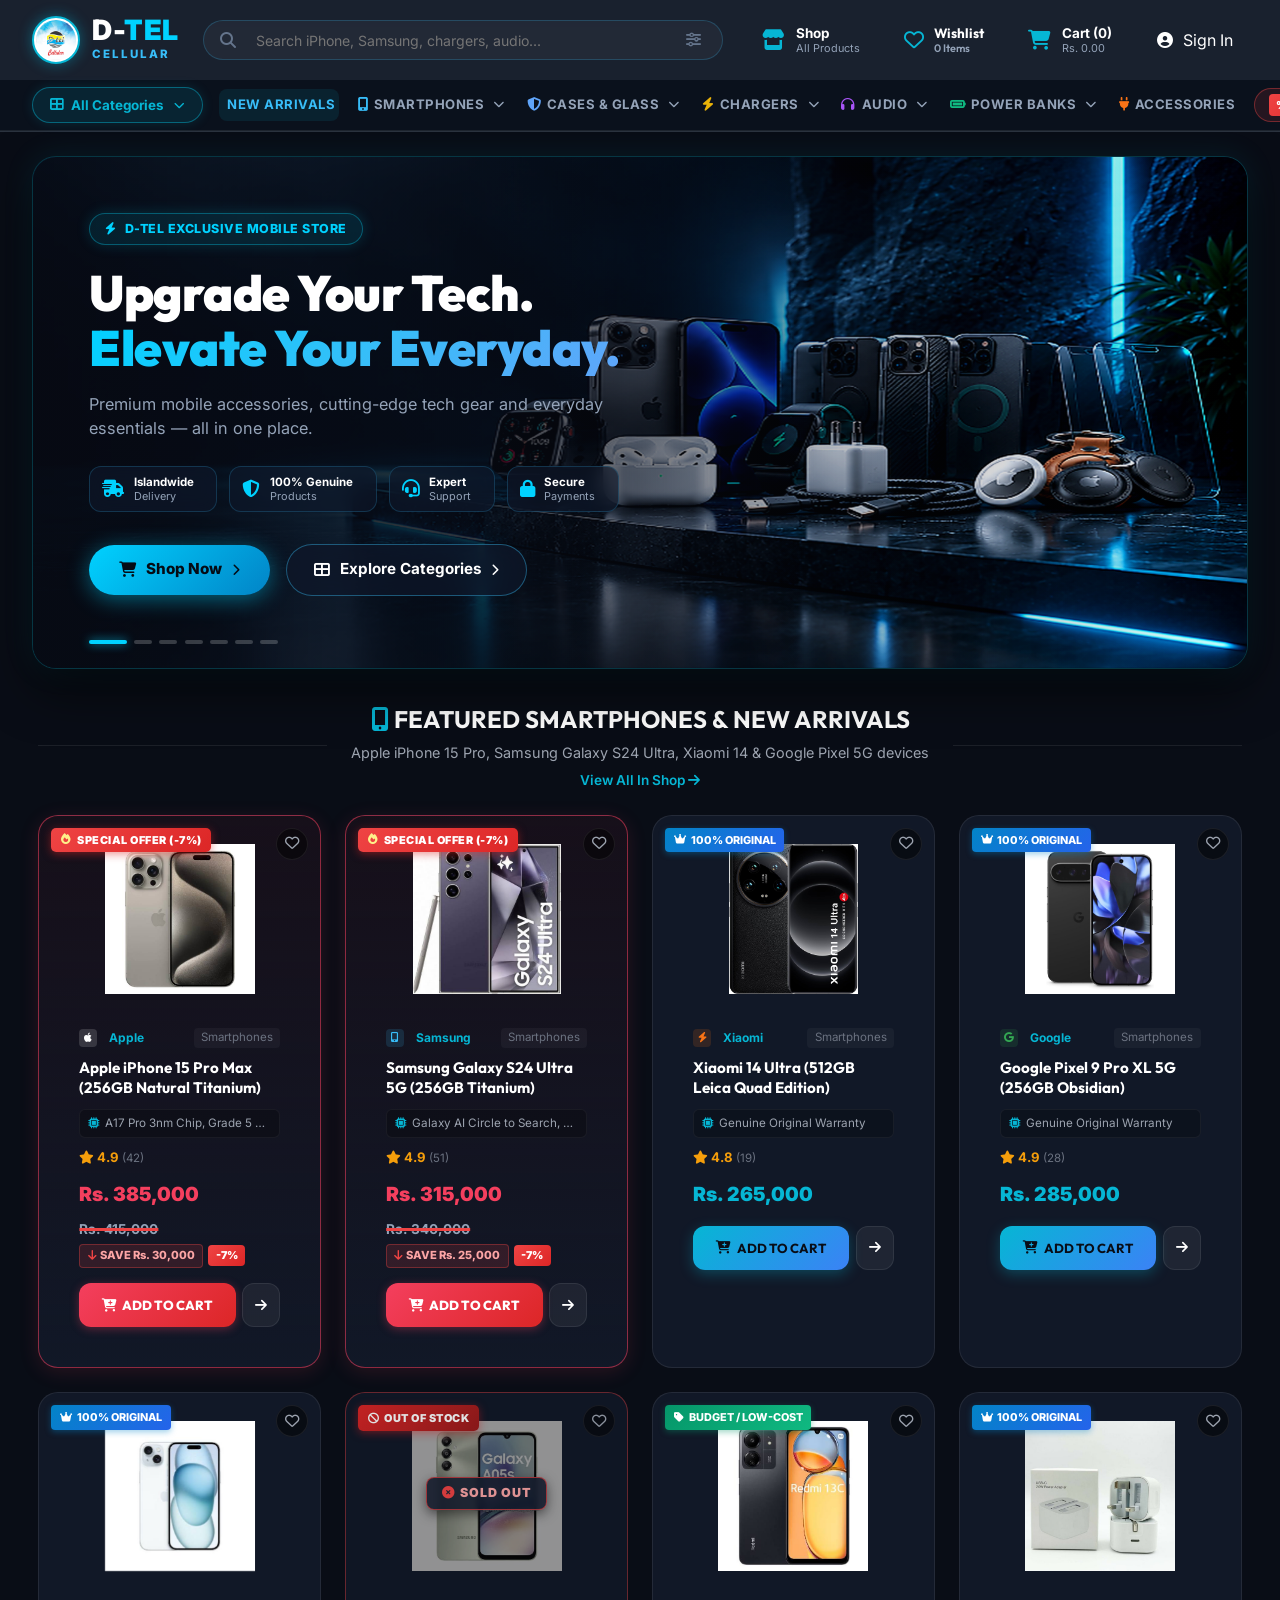
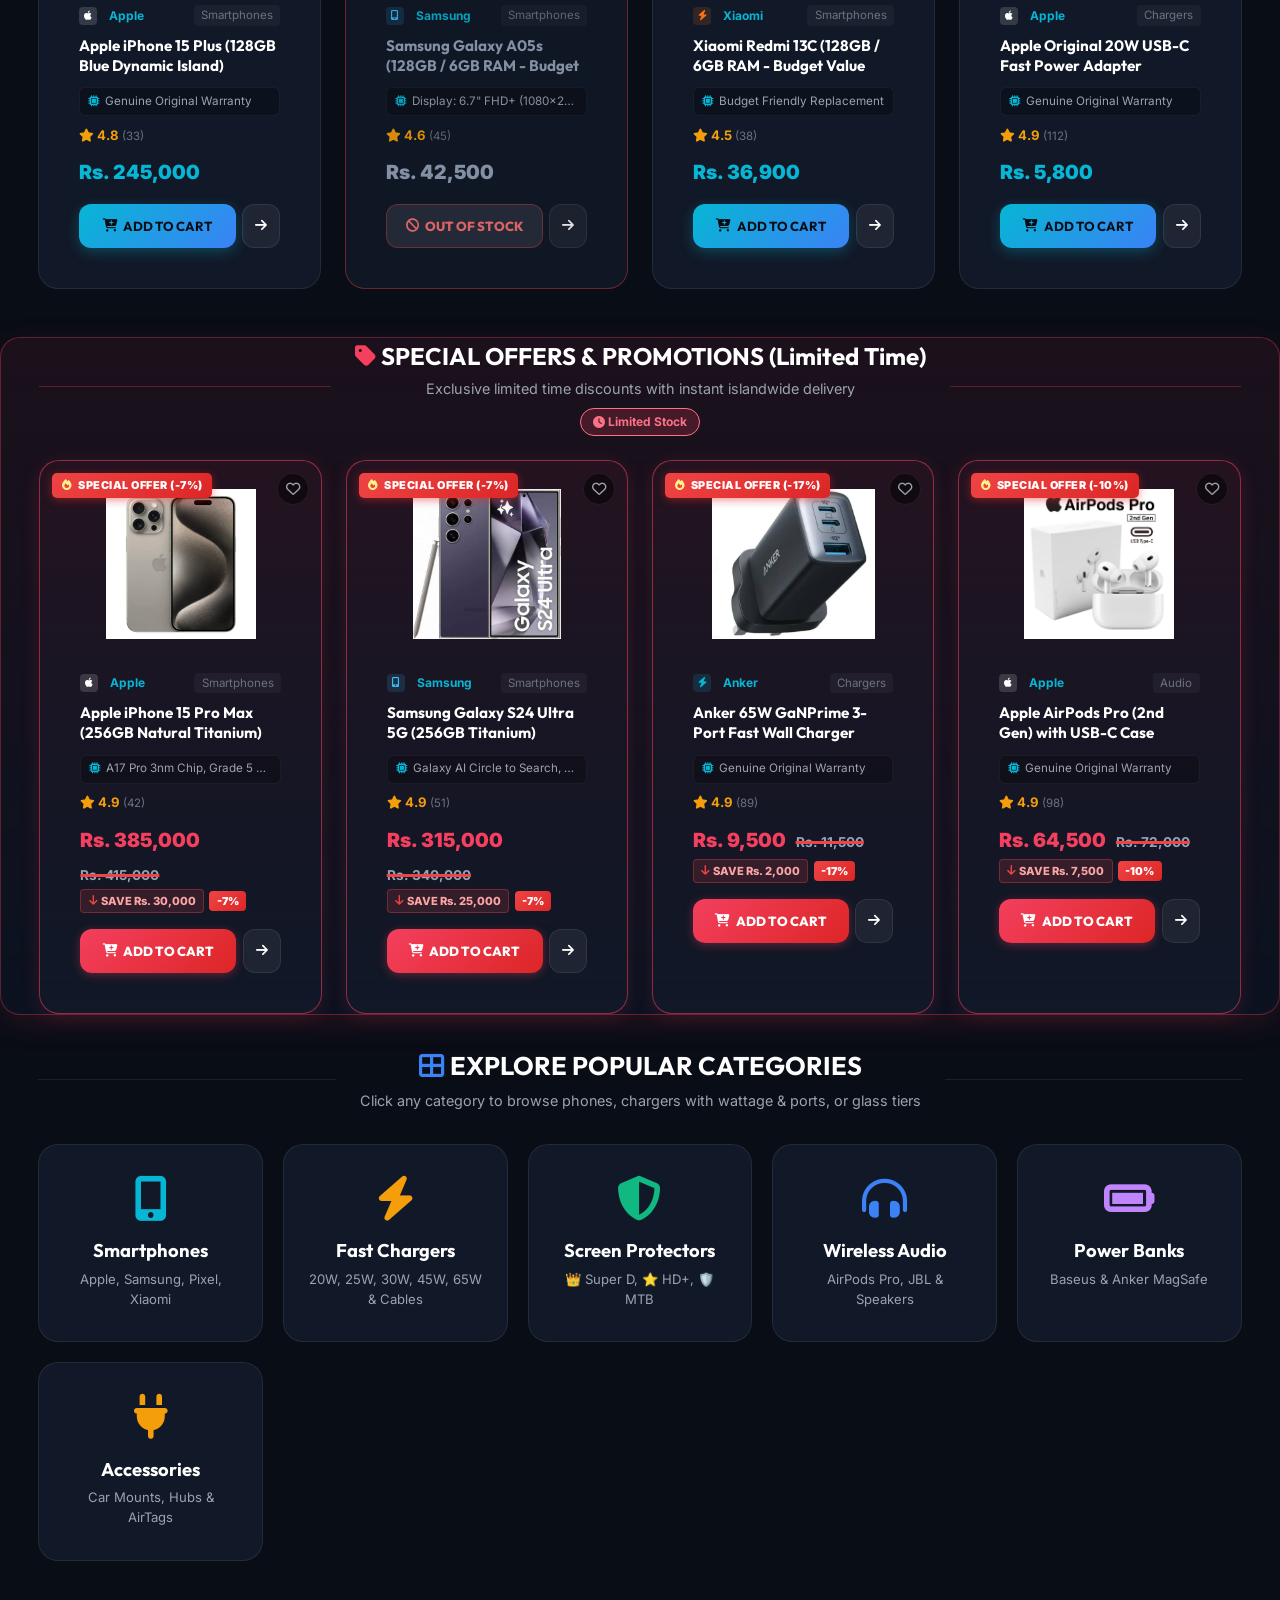
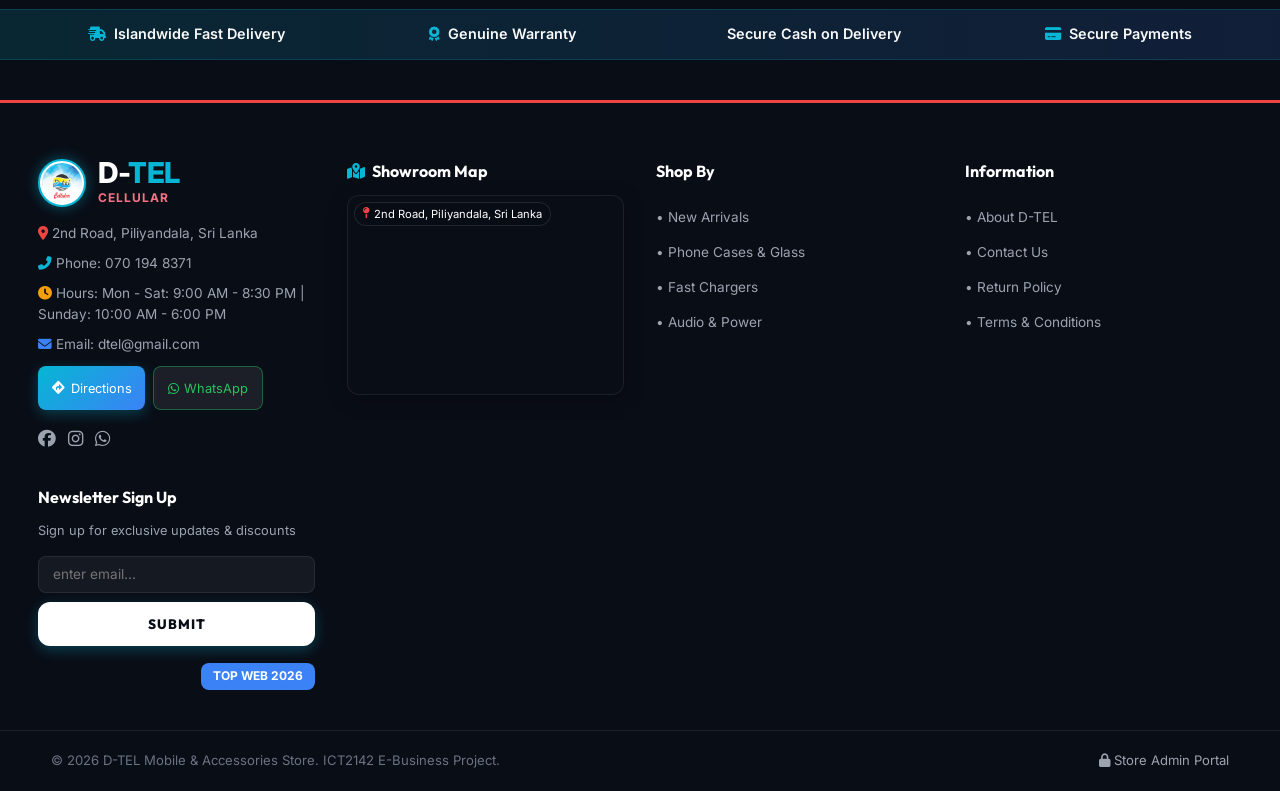
<file: index.html>
<!DOCTYPE html>
<html lang="en">

<head>
  <meta charset="UTF-8">
  <meta name="viewport" content="width=device-width, initial-scale=1.0, viewport-fit=cover">
  <title>D-TEL | Premium Mobile & Accessories Hub</title>
  <meta name="description"
    content="D-TEL - Shop genuine smartphones, fast chargers, back covers, tempered glass, and audio gear in Sri Lanka.">

  <!-- Font Awesome 6 Icons -->
  <link rel="stylesheet" href="https://cdnjs.cloudflare.com/ajax/libs/font-awesome/6.5.1/css/all.min.css">

  <!-- Main Stylesheet -->
  <link rel="stylesheet" href="css/styles.css?v=20261022_hd_crystal_clear_v2">

  <!-- Custom CSS for Dropdown Menu on Hover -->
  <style>
    /* Sub Nav Container Layout */
    .sub-nav-container {
      display: flex;
      align-items: center;
      gap: 1rem;
      position: relative;
    }

    /* Dropdown Item Wrapper */
    .nav-dropdown {
      position: relative;
      display: inline-flex;
      align-items: center;
    }

    /* Dropdown Menu Box */
    .dropdown-menu {
      display: none;
      position: absolute;
      top: calc(100% + 4px);
      left: 0;
      min-width: 220px;
      background-color: rgba(15, 23, 42, 0.98);
      border: 1px solid rgba(56, 189, 248, 0.25);
      border-radius: 12px;
      box-shadow: 0 20px 40px rgba(0, 0, 0, 0.8), 0 0 25px rgba(6, 182, 212, 0.18);
      backdrop-filter: blur(20px);
      padding: 0.5rem 0;
      z-index: 99999;
    }

    /* Hover bridge preventing cursor gap issue */
    .dropdown-menu::before {
      content: '';
      position: absolute;
      top: -10px;
      left: 0;
      right: 0;
      height: 10px;
    }

    /* Show Dropdown Menu on Hover and Touch Focus */
    .nav-dropdown:hover .dropdown-menu,
    .nav-dropdown:focus-within .dropdown-menu,
    .nav-dropdown.active .dropdown-menu {
      display: block;
      animation: fadeIn 0.2s cubic-bezier(0.16, 1, 0.3, 1) forwards;
    }

    /* Dropdown Item Links */
    .dropdown-menu a {
      color: #94a3b8;
      padding: 0.65rem 1.25rem;
      text-decoration: none;
      display: flex;
      align-items: center;
      gap: 0.65rem;
      font-size: 0.86rem;
      font-weight: 600;
      transition: all 0.2s ease;
      white-space: nowrap;
    }

    .dropdown-menu a:hover {
      background-color: rgba(56, 189, 248, 0.12);
      color: var(--accent-cyan, #38bdf8);
      padding-left: 1.5rem;
    }

    @keyframes fadeIn {
      from {
        opacity: 0;
        transform: translateY(6px);
      }

      to {
        opacity: 1;
        transform: translateY(0);
      }
    }
  </style>
</head>

<body>

  <!-- TOP HEADER BAR (D-TEL Brand Logo) -->
  <!-- TOP HEADER BAR (D-TEL Brand Logo) -->
  <header class="header-sticky">
    <div class="nav-container">

      <!-- Store Logo: D-TEL Cellular -->
      <a href="index.html" class="brand-logo" id="brandLogoLink">
        <img src="images/dtel_logo.jpg" alt="D-TEL Cellular Logo" class="brand-logo-img">
        <div>
          <span style="font-size:1.75rem; font-weight:900; color:#ffffff; line-height:1; display:block; letter-spacing:0.5px;">D-<span style="color:#00d2ff;">TEL</span></span>
          <span style="font-size:0.72rem; font-weight:800; color:#38bdf8; letter-spacing:2px; display:block; margin-top:2px;">CELLULAR</span>
        </div>
      </a>

      <!-- Search Bar with Live Dropdown & Filter Icon -->
      <div class="search-bar-wrap-modern" id="searchBarWrapper">
        <i class="fas fa-search" style="color:#64748b; margin-right:0.65rem;"></i>
        <input type="text" id="searchInput" placeholder="Search iPhone, Samsung, chargers, audio..." aria-label="Search Products" autocomplete="off">
        <i class="fas fa-sliders-h search-filter-icon" title="Filter Products" onclick="window.location.href='shop.html'"></i>
        <!-- Live Search Dropdown -->
        <div id="searchDropdown" style="
          display:none; position:absolute; top:calc(100% + 6px); left:0; right:0;
          background:#131927; border:1px solid rgba(56,189,248,0.25); border-radius:12px;
          box-shadow:0 16px 40px rgba(0,0,0,0.6); z-index:9999; max-height:380px;
          overflow-y:auto; padding:0.4rem 0;
        "></div>
      </div>

      <!-- Header Actions (Modern 2-Line Action Items Matching Image 2) -->
      <div class="nav-actions">
        <a href="shop.html" class="nav-action-item" title="Shop Catalog">
          <span class="nav-action-icon"><i class="fas fa-store"></i></span>
          <span class="nav-action-text">
            <span class="nav-action-title">Shop</span>
            <span class="nav-action-sub">All Products</span>
          </span>
        </a>

        <button class="nav-action-item wishlist-trigger" title="Wishlist" style="background:none; border:none; cursor:pointer;">
          <span class="nav-action-icon">
            <i class="far fa-heart"></i>
            <span class="badge-count wishlist-badge-count" style="display:none;">0</span>
          </span>
          <span class="nav-action-text">
            <span class="nav-action-title">Wishlist</span>
            <span class="nav-action-sub"><span class="wishlist-badge-count-text">0</span> Items</span>
          </span>
        </button>

        <a href="checkout.html" class="nav-action-item cart-trigger" title="Shopping Cart">
          <span class="nav-action-icon">
            <i class="fas fa-shopping-cart"></i>
            <span class="badge-count cart-badge-count" style="display:none;">0</span>
          </span>
          <span class="nav-action-text">
            <span class="nav-action-title">Cart (<span class="cart-count-num">0</span>)</span>
            <span class="nav-action-sub" id="headerCartTotal">Rs. 0.00</span>
          </span>
        </a>

        <a href="admin.html" class="nav-action-item" title="Sign In / Admin Portal">
          <span class="nav-action-icon"><i class="fas fa-user-circle"></i></span>
          <span class="nav-action-text">
            <span class="nav-action-title">My Account</span>
            <span class="nav-action-sub">Sign In</span>
          </span>
        </a>
      </div>

    </div>

    <!-- NAVIGATION LINKS BAR WITH HOVER DROPDOWN -->
    <nav class="sub-nav-bar">
      <div class="sub-nav-container">

        <!-- All Categories Pill Button -->
        <a href="shop.html" class="all-categories-pill">
          <i class="fas fa-th-large"></i> All Categories <i class="fas fa-chevron-down" style="font-size:0.68rem; margin-left:2px;"></i>
        </a>

        <!-- New Arrivals Link -->
        <a href="shop.html?sort=newest" class="sub-nav-link sub-nav-link-sparkle active">
          <i class="fas fa-sparkles" style="color:#00d2ff;"></i> New Arrivals
        </a>

        <!-- Smartphones Dropdown -->
        <div class="nav-dropdown">
          <a href="shop.html?category=Smartphones" class="sub-nav-link">
            <i class="fas fa-mobile-alt" style="font-size:0.85rem; color:#38bdf8;"></i> Smartphones <i class="fas fa-chevron-down" style="font-size:0.7rem; margin-left:3px;"></i>
          </a>
          <div class="dropdown-menu">
            <a href="shop.html?category=Smartphones&brand=Apple"><i class="fab fa-apple" style="color:#ffffff;"></i> Apple iPhone</a>
            <a href="shop.html?category=Smartphones&brand=Samsung"><i class="fas fa-mobile-alt" style="color:#38bdf8;"></i> Samsung Galaxy</a>
            <a href="shop.html?category=Smartphones&brand=Xiaomi"><i class="fas fa-bolt" style="color:#f97316;"></i> Xiaomi</a>
            <a href="shop.html?category=Smartphones&brand=Google"><i class="fab fa-google" style="color:#34a853;"></i> Google Pixel</a>
            <a href="shop.html?category=Smartphones" style="border-top:1px solid rgba(255,255,255,0.07); margin-top:4px; padding-top:10px;"><i class="fas fa-th-large" style="color:#38bdf8;"></i> All Smartphones</a>
          </div>
        </div>

        <!-- Cases & Glass Dropdown -->
        <div class="nav-dropdown">
          <a href="shop.html?category=Covers" class="sub-nav-link">
            <i class="fas fa-shield-alt" style="font-size:0.85rem; color:#60a5fa;"></i> Cases & Glass <i class="fas fa-chevron-down" style="font-size:0.7rem; margin-left:3px;"></i>
          </a>
          <div class="dropdown-menu">
            <a href="shop.html?category=Covers&tier=Super+D"><i class="fas fa-crown" style="color:#fb7185;"></i> 👑 Super D (Best Quality)</a>
            <a href="shop.html?category=Covers&tier=HD%2B"><i class="fas fa-star" style="color:#60a5fa;"></i> ⭐ HD+ (High Quality)</a>
            <a href="shop.html?category=Covers&tier=MTB"><i class="fas fa-shield-alt" style="color:#34d399;"></i> 🛡️ MTB (Standard Matte)</a>
            <a href="shop.html?category=Covers&brand=Apple"><i class="fab fa-apple"></i> MagSafe Cases</a>
          </div>
        </div>

        <!-- Dropdown 2: CHARGERS -->
        <div class="nav-dropdown">
          <a href="shop.html?category=Chargers" class="sub-nav-link">
            <i class="fas fa-bolt" style="font-size:0.85rem; color:#eab308;"></i> Chargers <i class="fas fa-chevron-down" style="font-size:0.7rem; margin-left:3px;"></i>
          </a>
          <div class="dropdown-menu">
            <a href="shop.html?category=Chargers&sub=Fast"><i class="fas fa-bolt"></i> 20W Fast Chargers</a>
            <a href="shop.html?category=Chargers&sub=GaN"><i class="fas fa-plug"></i> GaN Adapters</a>
            <a href="shop.html?category=Chargers&sub=Cable"><i class="fas fa-charging-station"></i> Type-C & Lightning Cables</a>
          </div>
        </div>

        <!-- Dropdown 3: AUDIO -->
        <div class="nav-dropdown">
          <a href="shop.html?category=Audio" class="sub-nav-link">
            <i class="fas fa-headphones" style="font-size:0.85rem; color:#a855f7;"></i> Audio <i class="fas fa-chevron-down" style="font-size:0.7rem; margin-left:3px;"></i>
          </a>
          <div class="dropdown-menu">
            <a href="shop.html?category=Audio&sub=Earbuds"><i class="fas fa-headphones-alt"></i> Wireless Earbuds</a>
            <a href="shop.html?category=Audio&sub=Bluetooth"><i class="fas fa-broadcast-tower"></i> Bluetooth Speakers</a>
            <a href="shop.html?category=Audio&sub=Handsfree"><i class="fas fa-headset"></i> Wired Handsfree</a>
          </div>
        </div>

        <!-- Dropdown 4: POWER BANKS -->
        <div class="nav-dropdown">
          <a href="shop.html?category=Power" class="sub-nav-link">
            <i class="fas fa-battery-full" style="font-size:0.85rem; color:#10b981;"></i> Power Banks <i class="fas fa-chevron-down" style="font-size:0.7rem; margin-left:3px;"></i>
          </a>
          <div class="dropdown-menu">
            <a href="shop.html?category=Power&sub=10000mAh"><i class="fas fa-battery-half"></i> 10000 mAh</a>
            <a href="shop.html?category=Power&sub=20000mAh"><i class="fas fa-battery-full"></i> 20000 mAh & Above</a>
            <a href="shop.html?category=Power&sub=Wireless"><i class="fas fa-rss"></i> MagSafe Power Banks</a>
          </div>
        </div>

        <a href="shop.html?category=Accessories" class="sub-nav-link">
          <i class="fas fa-plug" style="font-size:0.85rem; color:#f97316;"></i> Accessories
        </a>

        <!-- SALE Pill (Right aligned) -->
        <a href="shop.html?sale=true" class="sale-badge-pill">
          <span class="sale-tag">% SALE</span>
          <span>Up to 50% Off</span>
        </a>

      </div>
    </nav>
  </header>

  <!-- HERO BANNER SECTION (Modern Cyber Luxury Layout Matching Image 2) -->
  <section class="hero-section">
    <div class="hero-banner-modern">

      <!-- Background Image Slideshow Layer (7 Widescreen HD Slides, 5s Auto Transition) -->
      <div class="hero-slideshow" id="heroSlideshow">
        <div class="hero-slide-bg active" style="background-image: url('images/hero_slide_1.png?v=20261022_apple_gear');"></div>
        <div class="hero-slide-bg" style="background-image: url('images/hero_slide_2.png?v=2.5k_sharp');"></div>
        <div class="hero-slide-bg" style="background-image: url('images/hero_slide_3.png?v=2.5k_sharp');"></div>
        <div class="hero-slide-bg" style="background-image: url('images/hero_slide_4.png?v=2.5k_sharp');"></div>
        <div class="hero-slide-bg" style="background-image: url('images/hero_slide_5.png?v=2.5k_sharp');"></div>
        <div class="hero-slide-bg" style="background-image: url('images/hero_slide_6.png?v=2.5k_sharp');"></div>
        <div class="hero-slide-bg" style="background-image: url('images/hero_slide_7.png?v=2.5k_sharp');"></div>
        <div class="hero-slide-overlay-modern"></div>
      </div>

      <!-- Hero Content (Matching Image 2 Mockup) -->
      <div class="hero-content-modern">
        <div class="hero-tag-pill">
          <i class="fas fa-bolt"></i> D-TEL EXCLUSIVE MOBILE STORE
        </div>
        <h1 class="hero-headline-modern">
          Upgrade Your Tech.<br>
          <span class="gradient-text-cyan">Elevate Your Everyday.</span>
        </h1>
        <p class="hero-desc-sub">
          Premium mobile accessories, cutting-edge tech gear and everyday essentials — all in one place.
        </p>

        <!-- 4 Feature Highlights Grid -->
        <div class="hero-features-strip">
          <div class="hero-feature-pill">
            <i class="fas fa-truck-fast"></i>
            <div>
              <span class="feat-top">Islandwide</span>
              <span class="feat-bot">Delivery</span>
            </div>
          </div>
          <div class="hero-feature-pill">
            <i class="fas fa-shield-alt"></i>
            <div>
              <span class="feat-top">100% Genuine</span>
              <span class="feat-bot">Products</span>
            </div>
          </div>
          <div class="hero-feature-pill">
            <i class="fas fa-headset"></i>
            <div>
              <span class="feat-top">Expert</span>
              <span class="feat-bot">Support</span>
            </div>
          </div>
          <div class="hero-feature-pill">
            <i class="fas fa-lock"></i>
            <div>
              <span class="feat-top">Secure</span>
              <span class="feat-bot">Payments</span>
            </div>
          </div>
        </div>

        <!-- CTA Action Buttons -->
        <div class="hero-actions-row">
          <a href="shop.html" class="hero-btn-primary">
            <i class="fas fa-shopping-cart"></i>
            <span>Shop Now</span>
            <i class="fas fa-chevron-right" style="font-size:0.75rem;"></i>
          </a>
          <a href="#mainCategories" class="hero-btn-secondary">
            <i class="fas fa-th-large"></i>
            <span>Explore Categories</span>
            <i class="fas fa-chevron-right" style="font-size:0.75rem;"></i>
          </a>
        </div>
      </div>

      <!-- Bottom Controls: Segmented Progress Bars (Counter & Arrows removed per 2nd image) -->
      <div class="hero-bottom-controls">
        <div class="hero-slide-bars" id="heroSlideBars">
          <div class="hero-slide-bar-item active" onclick="selectHeroSlide(0)" title="Slide 1"></div>
          <div class="hero-slide-bar-item" onclick="selectHeroSlide(1)" title="Slide 2"></div>
          <div class="hero-slide-bar-item" onclick="selectHeroSlide(2)" title="Slide 3"></div>
          <div class="hero-slide-bar-item" onclick="selectHeroSlide(3)" title="Slide 4"></div>
          <div class="hero-slide-bar-item" onclick="selectHeroSlide(4)" title="Slide 5"></div>
          <div class="hero-slide-bar-item" onclick="selectHeroSlide(5)" title="Slide 6"></div>
          <div class="hero-slide-bar-item" onclick="selectHeroSlide(6)" title="Slide 7"></div>
        </div>
      </div>

    </div>
  </section>


  <!-- SECTION 1: NEW ARRIVALS (Latest Products) -->
  <section class="section-container" style="margin-top:2rem;">
    <div style="display:flex; align-items:center; text-align:center; margin-bottom:1.5rem;">
      <div style="flex:1; border-bottom:1px solid var(--border-color);"></div>
      <div style="padding:0 1.5rem;">
        <h2 style="font-size:1.5rem; color:#ffffff; margin:0;"><i class="fas fa-mobile-alt"
            style="color:var(--accent-cyan);"></i> FEATURED SMARTPHONES & NEW ARRIVALS</h2>
        <p style="color:var(--text-muted); font-size:0.9rem; margin-top:0.3rem;">Apple iPhone 15 Pro, Samsung Galaxy S24 Ultra, Xiaomi 14 & Google Pixel 5G devices</p>
        <a href="shop.html"
          style="color:var(--accent-cyan); font-weight:600; font-size:0.85rem; display:inline-block; margin-top:0.4rem; text-decoration:none;">View
          All In Shop <i class="fas fa-arrow-right"></i></a>
      </div>
      <div style="flex:1; border-bottom:1px solid var(--border-color);"></div>
    </div>

    <!-- Product Grid -->
    <div class="products-grid" id="newArrivalsGrid">
      <!-- Populated by JavaScript -->
    </div>
  </section>

  <!-- SECTION 2: SPECIAL OFFERS & PROMOTIONS (Limited Time) -->
  <section class="special-offers-section section-container" style="margin-top:2rem; margin-bottom:2rem;">
    <div style="display:flex; align-items:center; text-align:center; margin-bottom:1.5rem;">
      <div style="flex:1; border-bottom:1px solid rgba(244, 63, 94, 0.3);"></div>
      <div style="padding:0 1.5rem;">
        <h2 style="font-size:1.5rem; color:#ffffff; margin:0;"><i class="fas fa-tag"
            style="color:var(--accent-rose);"></i> SPECIAL OFFERS & PROMOTIONS (Limited Time)</h2>
        <p style="color:var(--text-muted); font-size:0.9rem; margin-top:0.3rem;">Exclusive limited time discounts with
          instant islandwide delivery</p>
        <span
          style="display:inline-block; margin-top:0.5rem; background:rgba(244, 63, 94, 0.2); color:#fb7185; border:1px solid #fb7185; padding:0.25rem 0.75rem; border-radius:var(--radius-full); font-size:0.75rem; font-weight:700;">
          <i class="fas fa-clock"></i> Limited Stock
        </span>
      </div>
      <div style="flex:1; border-bottom:1px solid rgba(244, 63, 94, 0.3);"></div>
    </div>

    <!-- Offers Grid -->
    <div class="products-grid" id="specialOffersGrid">
      <!-- Populated by JavaScript -->
    </div>
  </section>

  <!-- SECTION 3: EXPLORE POPULAR CATEGORIES -->
  <section id="mainCategories" class="section-container"
    style="scroll-margin-top:100px; margin-top:2rem; margin-bottom:3rem;">
    <div style="display:flex; align-items:center; text-align:center; margin-bottom:2rem;">
      <div style="flex:1; border-bottom:1px solid var(--border-color);"></div>
      <div style="padding:0 1.5rem;">
        <h2 style="font-size:1.6rem; margin:0;"><i class="fas fa-th-large" style="color:var(--accent-blue);"></i>
          EXPLORE POPULAR CATEGORIES</h2>
        <p style="color:var(--text-muted); font-size:0.9rem; margin-top:0.3rem;">Click any category to browse phones,
          chargers with wattage & ports, or glass tiers</p>
      </div>
      <div style="flex:1; border-bottom:1px solid var(--border-color);"></div>
    </div>

    <div style="display:grid; grid-template-columns:repeat(auto-fit, minmax(min(100%, 200px), 1fr)); gap:1.25rem;">

      <!-- Category 1: Smartphones -->
      <a href="shop.html?category=Smartphones" class="category-card"
        style="background:var(--bg-secondary); border:1px solid var(--border-color); border-radius:var(--radius-lg); padding:2rem 1.5rem; text-align:center; text-decoration:none; transition:all 0.3s ease; display:block;">
        <i class="fas fa-mobile-alt"
          style="font-size:2.8rem; color:var(--accent-cyan); margin-bottom:1rem; display:block;"></i>
        <h3 style="font-size:1.15rem; color:#ffffff; margin-bottom:0.3rem;">Smartphones</h3>
        <p style="color:var(--text-muted); font-size:0.82rem; margin:0;">Apple, Samsung, Pixel, Xiaomi</p>
      </a>

      <!-- Category 2: Fast Chargers -->
      <a href="shop.html?category=Chargers" class="category-card"
        style="background:var(--bg-secondary); border:1px solid var(--border-color); border-radius:var(--radius-lg); padding:2rem 1.5rem; text-align:center; text-decoration:none; transition:all 0.3s ease; display:block;">
        <i class="fas fa-bolt"
          style="font-size:2.8rem; color:var(--accent-amber); margin-bottom:1rem; display:block;"></i>
        <h3 style="font-size:1.15rem; color:#ffffff; margin-bottom:0.3rem;">Fast Chargers</h3>
        <p style="color:var(--text-muted); font-size:0.82rem; margin:0;">20W, 25W, 30W, 45W, 65W & Cables</p>
      </a>

      <!-- Category 3: Screen Protectors -->
      <a href="shop.html?category=Covers" class="category-card"
        style="background:var(--bg-secondary); border:1px solid var(--border-color); border-radius:var(--radius-lg); padding:2rem 1.5rem; text-align:center; text-decoration:none; transition:all 0.3s ease; display:block;">
        <i class="fas fa-shield-alt"
          style="font-size:2.8rem; color:var(--accent-green); margin-bottom:1rem; display:block;"></i>
        <h3 style="font-size:1.15rem; color:#ffffff; margin-bottom:0.3rem;">Screen Protectors</h3>
        <p style="color:var(--text-muted); font-size:0.82rem; margin:0;">👑 Super D, ⭐ HD+, 🛡️ MTB</p>
      </a>

      <!-- Category 4: Wireless Audio -->
      <a href="shop.html?category=Audio" class="category-card"
        style="background:var(--bg-secondary); border:1px solid var(--border-color); border-radius:var(--radius-lg); padding:2rem 1.5rem; text-align:center; text-decoration:none; transition:all 0.3s ease; display:block;">
        <i class="fas fa-headphones-alt"
          style="font-size:2.8rem; color:var(--accent-blue); margin-bottom:1rem; display:block;"></i>
        <h3 style="font-size:1.15rem; color:#ffffff; margin-bottom:0.3rem;">Wireless Audio</h3>
        <p style="color:var(--text-muted); font-size:0.82rem; margin:0;">AirPods Pro, JBL & Speakers</p>
      </a>

      <!-- Category 5: Power Banks -->
      <a href="shop.html?category=Power" class="category-card"
        style="background:var(--bg-secondary); border:1px solid var(--border-color); border-radius:var(--radius-lg); padding:2rem 1.5rem; text-align:center; text-decoration:none; transition:all 0.3s ease; display:block;">
        <i class="fas fa-battery-full" style="font-size:2.8rem; color:#c084fc; margin-bottom:1rem; display:block;"></i>
        <h3 style="font-size:1.15rem; color:#ffffff; margin-bottom:0.3rem;">Power Banks</h3>
        <p style="color:var(--text-muted); font-size:0.82rem; margin:0;">Baseus & Anker MagSafe</p>
      </a>

      <!-- Category 6: Accessories -->
      <a href="shop.html?category=Accessories" class="category-card"
        style="background:var(--bg-secondary); border:1px solid var(--border-color); border-radius:var(--radius-lg); padding:2rem 1.5rem; text-align:center; text-decoration:none; transition:all 0.3s ease; display:block;">
        <i class="fas fa-plug"
          style="font-size:2.8rem; color:var(--accent-amber); margin-bottom:1rem; display:block;"></i>
        <h3 style="font-size:1.15rem; color:#ffffff; margin-bottom:0.3rem;">Accessories</h3>
        <p style="color:var(--text-muted); font-size:0.82rem; margin:0;">Car Mounts, Hubs & AirTags</p>
      </a>

    </div>
  </section>

  <!-- TRUST BAR -->
  <div class="trust-bar">
    <div class="trust-container">
      <div class="trust-item"><i class="fas fa-truck-fast"></i> Islandwide Fast Delivery</div>
      <div class="trust-item"><i class="fas fa-award"></i> Genuine Warranty</div>
      <div class="trust-item"><i class="fas fa-shield-check"></i> Secure Cash on Delivery</div>
      <div class="trust-item"><i class="fas fa-credit-card"></i> Secure Payments </div>
    </div>
  </div>

  <!-- FOOTER -->
  <footer style="width:100%; background:var(--bg-primary); border-top:1px solid var(--border-color);">
    <div class="footer-container"
      style="width:100%; max-width:100%; margin:0; padding:3.5rem clamp(1rem, 3vw, 3rem) 2.5rem; display:grid; grid-template-columns:repeat(auto-fit, minmax(min(100%, 220px), 1fr)); gap:2rem; align-items:start; box-sizing:border-box;">

      <!-- Col 1: D-TEL Brand, Address & Contacts -->
      <div class="footer-col">
        <a href="index.html" class="brand-logo" style="margin-bottom:1rem; display:inline-flex;">
          <img src="images/dtel_logo.jpg" alt="D-TEL Cellular Logo" class="brand-logo-img">
          <div>
            <span style="font-size:1.8rem; font-weight:800; color:#ffffff; line-height:1; display:block;">D-<span
                class="accent">TEL</span></span>
            <span
              style="font-size:0.75rem; font-weight:700; color:#fb7185; letter-spacing:1px; display:block; margin-top:2px;">CELLULAR</span>
          </div>
        </a>
        <p class="store-live-address" style="color:var(--text-muted); font-size:0.85rem; margin-bottom:0.6rem;"><i
            class="fas fa-map-marker-alt" style="color:#ef4444;"></i> 2nd Road, Piliyandala, Sri Lanka</p>
        <p class="store-live-phone" style="color:var(--text-muted); font-size:0.85rem; margin-bottom:0.6rem;"><i
            class="fas fa-phone-alt" style="color:var(--accent-cyan);"></i> Phone: 070 194 8371</p>
        <p class="store-live-hours" style="color:var(--text-muted); font-size:0.85rem; margin-bottom:0.6rem;"><i
            class="fas fa-clock" style="color:var(--accent-amber);"></i> Mon - Sat: 9:00 AM - 8:30 PM</p>
        <p class="store-live-email" style="color:var(--text-muted); font-size:0.85rem; margin-bottom:0.75rem;"><i
            class="fas fa-envelope" style="color:var(--accent-blue);"></i> Email: dtel@gmail.com</p>

        <div style="display:flex; gap:0.5rem; flex-wrap:wrap; margin-top:0.75rem;">
          <a id="storeDirectMapLink" href="https://maps.google.com/?q=2nd+Road,+Piliyandala,+Sri+Lanka" target="_blank"
            class="btn-primary"
            style="padding:0.45rem 0.85rem; font-size:0.8rem; text-decoration:none; display:inline-flex; align-items:center; gap:0.35rem; border-radius:var(--radius-sm);">
            <i class="fas fa-directions"></i> Directions
          </a>
          <a href="https://wa.me/94701948371?text=Hi%20D-TEL!%20I%20would%20like%20directions%20to%20your%20store."
            target="_blank" class="store-live-whatsapp-link btn-secondary"
            style="padding:0.45rem 0.85rem; font-size:0.8rem; text-decoration:none; display:inline-flex; align-items:center; gap:0.35rem; color:#22c55e; border-color:rgba(34,197,94,0.4); border-radius:var(--radius-sm);">
            <i class="fab fa-whatsapp"></i> WhatsApp
          </a>
        </div>

        <div style="display:flex; gap:0.75rem; margin-top:1rem;">
          <a href="#" style="color:var(--text-muted); font-size:1.1rem;"><i class="fab fa-facebook"></i></a>
          <a href="#" style="color:var(--text-muted); font-size:1.1rem;"><i class="fab fa-instagram"></i></a>
          <a href="https://wa.me/94701948371" class="store-live-whatsapp-link"
            style="color:var(--text-muted); font-size:1.1rem;"><i class="fab fa-whatsapp"></i></a>
        </div>
      </div>

      <!-- Col 2: Showroom Live Map -->
      <div class="footer-col">
        <h4 style="font-size:1rem; margin-bottom:0.75rem; color:#ffffff; display:flex; align-items:center; gap:0.4rem;">
          <i class="fas fa-map-marked-alt" style="color:var(--accent-cyan);"></i> Showroom Map
        </h4>
        <div
          style="border-radius:var(--radius-md); overflow:hidden; border:1px solid var(--border-color); height:200px; position:relative; background:#090d16; box-shadow:0 4px 20px rgba(0,0,0,0.25);">
          <div
            style="position:absolute; top:6px; left:6px; z-index:2; background:rgba(9,13,22,0.85); backdrop-filter:blur(4px); padding:3px 8px; border-radius:12px; font-size:0.7rem; color:#fff; border:1px solid rgba(255,255,255,0.1); display:flex; align-items:center; gap:4px;">
            <i class="fas fa-map-pin" style="color:#ef4444;"></i> <span id="storeLocationMapText">2nd Road,
              Piliyandala</span>
          </div>
          <iframe id="storeLocationMapIframe" width="100%" height="100%" style="border:0;" allowfullscreen=""
            loading="lazy" referrerpolicy="no-referrer-when-downgrade"
            src="https://maps.google.com/maps?q=2nd%20Road,%20Piliyandala,%20Sri%20Lanka&t=&z=15&ie=UTF8&iwloc=&output=embed"></iframe>
        </div>
      </div>

      <!-- Col 3: Shop By -->
      <div class="footer-col">
        <h4 style="font-size:1rem; margin-bottom:1rem; color:#ffffff;">Shop By</h4>
        <ul style="list-style:none; padding:0; line-height:2.2;">
          <li><a href="shop.html?sort=newest" style="color:var(--text-muted); font-size:0.85rem;">• New Arrivals</a>
          </li>
          <li><a href="shop.html?category=Covers" style="color:var(--text-muted); font-size:0.85rem;">• Phone Cases &
              Glass</a></li>
          <li><a href="shop.html?category=Chargers" style="color:var(--text-muted); font-size:0.85rem;">• Fast
              Chargers</a></li>
          <li><a href="shop.html?category=Audio" style="color:var(--text-muted); font-size:0.85rem;">• Audio & Power</a>
          </li>
        </ul>
      </div>

      <!-- Col 4: Information -->
      <div class="footer-col">
        <h4 style="font-size:1rem; margin-bottom:1rem; color:#ffffff;">Information</h4>
        <ul style="list-style:none; padding:0; line-height:2.2;">
          <li><a href="#" style="color:var(--text-muted); font-size:0.85rem;">• About D-TEL</a></li>
          <li><a href="#" style="color:var(--text-muted); font-size:0.85rem;">• Contact Us</a></li>
          <li><a href="#" style="color:var(--text-muted); font-size:0.85rem;">• Return Policy</a></li>
          <li><a href="#" style="color:var(--text-muted); font-size:0.85rem;">• Terms & Conditions</a></li>
        </ul>
      </div>

      <!-- Col 5: Newsletter Sign Up -->
      <div class="footer-col">
        <h4 style="font-size:1rem; margin-bottom:0.75rem; color:#ffffff;">Newsletter Sign Up</h4>
        <p style="color:var(--text-muted); font-size:0.8rem; margin-bottom:1rem;">Sign up for exclusive updates &
          discounts</p>
        <form onsubmit="event.preventDefault(); alert('Subscribed to D-TEL updates!');"
          style="display:flex; flex-direction:column; gap:0.6rem;">
          <input type="email" placeholder="enter email..." required
            style="padding:0.6rem 0.85rem; font-size:0.85rem; background:rgba(255,255,255,0.05); border:1px solid var(--border-color); border-radius:var(--radius-sm); color:#fff;">
          <button type="submit" class="btn-primary"
            style="padding:0.6rem; font-size:0.85rem; text-transform:uppercase; letter-spacing:1px; background:#ffffff; color:#090d16; font-weight:800;">
            SUBMIT
          </button>
        </form>
        <div style="margin-top:1rem; text-align:right;">
          <span
            style="display:inline-block; background:var(--accent-blue); color:#ffffff; font-size:0.75rem; font-weight:700; padding:0.3rem 0.75rem; border-radius:var(--radius-sm);">
            TOP WEB 2026
          </span>
        </div>
      </div>

    </div>

    <div
      style="width:100%; max-width:100%; margin:0; padding:1.25rem clamp(1.5rem, 4vw, 4.5rem); border-top:1px solid var(--border-color); display:flex; justify-content:space-between; align-items:center; flex-wrap:wrap; font-size:0.82rem; color:var(--text-dim); box-sizing:border-box;">
      <div>&copy; 2026 D-TEL Mobile & Accessories Store. ICT2142 E-Business Project.</div>
      <div><a href="admin.html" style="color:var(--text-muted);"><i class="fas fa-lock"></i> Store Admin Portal</a>
      </div>
    </div>
  </footer>

  <!-- CORE SCRIPTS -->
  <script src="js/data.js?v=20261022_shop_fix_v3"></script>
  <script src="js/api-client.js?v=20261022_shop_fix_v3"></script>
  <script src="js/auth.js?v=20261022_shop_fix_v3"></script>
  <script src="js/app.js?v=20261022_shop_fix_v3"></script>

  <script>
    let currentSlideIdx = 0;
    let slideTimer = null;

    function switchHeroSlide(idx) {
      const slides = document.querySelectorAll('.hero-slide-bg');
      const bars = document.querySelectorAll('.hero-slide-bar-item');
      const counter = document.getElementById('heroSlideCounter');
      if (!slides.length) return;

      slides.forEach(s => s.classList.remove('active'));
      bars.forEach(b => b.classList.remove('active'));

      currentSlideIdx = (idx + slides.length) % slides.length;
      slides[currentSlideIdx].classList.add('active');
      if (bars[currentSlideIdx]) bars[currentSlideIdx].classList.add('active');

      if (counter) {
        const curStr = String(currentSlideIdx + 1).padStart(2, '0');
        const totStr = String(slides.length).padStart(2, '0');
        counter.textContent = `${curStr} / ${totStr}`;
      }
    }

    function selectHeroSlide(idx) {
      switchHeroSlide(idx);
      startAutoSlideshow();
    }

    function prevHeroSlide() {
      switchHeroSlide(currentSlideIdx - 1);
      startAutoSlideshow();
    }

    function nextHeroSlide() {
      switchHeroSlide(currentSlideIdx + 1);
      startAutoSlideshow();
    }

    function startAutoSlideshow() {
      if (slideTimer) clearInterval(slideTimer);
      const slides = document.querySelectorAll('.hero-slide-bg');
      if (slides.length <= 1) return;
      slideTimer = setInterval(() => {
        switchHeroSlide(currentSlideIdx + 1);
      }, 5000); // 5 seconds per slide as requested
    }

    function renderHomepageProducts() {
      const allProducts = (typeof StorageDB !== 'undefined' && StorageDB.getProducts) ? StorageDB.getProducts() : [];
      if (!allProducts || allProducts.length === 0) return;

      const newArrivalsGrid = document.getElementById('newArrivalsGrid');
      const specialOffersGrid = document.getElementById('specialOffersGrid');

      const buildCard = (p) => {
        if (typeof window.createProductCardHtml === 'function') {
          return window.createProductCardHtml(p);
        }
        const isOutOfStock = (p.stock !== undefined && p.stock !== null && parseInt(p.stock) <= 0) || p.status === 'out_of_stock' || (typeof p.status === 'string' && p.status.toLowerCase().includes('out'));
        const brandMeta = (typeof getBrandMeta === "function") ? getBrandMeta(p.brand) : ((typeof BRAND_META !== "undefined" && BRAND_META[p.brand]) ? BRAND_META[p.brand] : { name: p.brand, icon: "fas fa-tag", color: "#38bdf8", bg: "rgba(56,189,248,0.15)" });
        const discountPercent = (p.oldPrice && parseFloat(p.oldPrice) > parseFloat(p.price)) 
          ? Math.round(((parseFloat(p.oldPrice) - parseFloat(p.price)) / parseFloat(p.oldPrice)) * 100) 
          : 0;
        const isOffer = p.is_offer == 1 || p.is_offer === true || p.is_offer === '1' || discountPercent > 0 || (p.badge && (p.badge.includes('OFFER') || p.badge.includes('SPECIAL') || p.badge.includes('🔥')));

        let badgeHtml = '';
        if (isOutOfStock) {
          badgeHtml = `<span style="background:linear-gradient(135deg,#dc2626,#991b1b); color:#fff; font-size:0.68rem; font-weight:900; padding:0.25rem 0.55rem; border-radius:4px; text-transform:uppercase; letter-spacing:0.5px; box-shadow:0 2px 8px rgba(220,38,38,0.5);"><i class="fas fa-ban"></i> Out of Stock</span>`;
        } else if (isOffer) {
          badgeHtml = `<span class="card-badge" style="background:linear-gradient(135deg,#ef4444,#dc2626); color:#fff; font-size:0.68rem; font-weight:900; padding:0.26rem 0.6rem; border-radius:5px; text-transform:uppercase; letter-spacing:0.5px; box-shadow:0 2px 8px rgba(239,68,68,0.5); display:inline-flex; align-items:center; gap:0.35rem;"><i class="fas fa-fire" style="color:#fef08a;"></i> SPECIAL OFFER ${discountPercent > 0 ? `(-${discountPercent}%)` : ''}</span>`;
        } else if (p.badge) {
          badgeHtml = `<span class="card-badge" style="background:var(--accent-cyan); color:#000; font-size:0.7rem; font-weight:800; padding:0.2rem 0.5rem; border-radius:4px;">${p.badge}</span>`;
        }

        const cardBg = isOffer ? 'linear-gradient(180deg, rgba(244,63,94,0.06) 0%, var(--bg-secondary) 100%)' : 'var(--bg-secondary)';
        const cardBorder = isOutOfStock ? 'rgba(239,68,68,0.45)' : (isOffer ? 'rgba(244,63,94,0.55)' : 'var(--border-color)');
        const cardShadow = isOffer ? 'box-shadow: 0 4px 20px rgba(244,63,94,0.14);' : '';

        return `
          <div class="product-card" data-id="${p.id}" style="background:${cardBg}; border:1.5px solid ${cardBorder}; border-radius:var(--radius-lg); padding:1.25rem; display:flex; flex-direction:column; justify-content:space-between; position:relative; transition:all 0.3s ease; ${cardShadow} ${isOutOfStock ? 'opacity:0.88;' : ''}">
            <div style="position:absolute; top:12px; left:12px; z-index:3; display:flex; gap:0.35rem; flex-wrap:wrap; max-width:75%;">
              ${badgeHtml}
            </div>

            <button onclick="window.handleWishlistToggle ? window.handleWishlistToggle('${p.id}') : null" title="Wishlist" style="position:absolute; top:12px; right:12px; z-index:3; width:32px; height:32px; border-radius:50%; background:rgba(0,0,0,0.5); border:1px solid var(--border-color); display:flex; align-items:center; justify-content:center; color:var(--text-muted); font-size:0.9rem; cursor:pointer;">
              <i class="far fa-heart"></i>
            </button>

            <a href="product-detail.html?id=${p.id}" style="text-decoration:none; text-align:center; margin-bottom:1rem; display:block; position:relative; height:160px; padding:0.5rem 0;">
              <img src="${p.image}" alt="${p.name}" style="max-width:100%; height:150px; object-fit:contain; ${isOutOfStock ? 'filter:grayscale(65%) brightness(0.65);' : ''}" onerror="this.src='images/cat-chargers.svg'">
              ${isOutOfStock ? `
              <div style="position:absolute; inset:0; display:flex; align-items:center; justify-content:center; pointer-events:none;">
                <div style="background:rgba(15,23,42,0.85); border:1.5px solid rgba(239,68,68,0.7); border-radius:8px; padding:0.35rem 0.85rem; font-size:0.75rem; font-weight:900; color:#fca5a5; letter-spacing:1px; text-transform:uppercase;">
                  <i class="fas fa-times-circle" style="color:#ef4444; margin-right:4px;"></i>SOLD OUT
                </div>
              </div>` : ''}
            </a>

            <div>
              <div style="display:flex; align-items:center; justify-content:space-between; font-size:0.75rem; margin-bottom:0.25rem;">
                <div style="display:flex; align-items:center; gap:0.35rem; font-weight:700; color:var(--accent-cyan);">
                  <span class="brand-logo-badge" style="width:18px; height:18px; font-size:0.65rem; background:${brandMeta.bg}; color:${brandMeta.color}; border-radius:4px;"><i class="${brandMeta.icon}"></i></span>
                  <span>${brandMeta.name || p.brand}</span>
                </div>
                <span style="color:var(--text-muted); font-size:0.72rem;">${p.category}</span>
              </div>
              <h4 style="font-size:0.95rem; font-weight:700; color:${isOutOfStock ? '#94a3b8' : '#ffffff'}; margin-bottom:0.4rem; height:42px; overflow:hidden; line-height:1.35;">
                <a href="product-detail.html?id=${p.id}" style="color:${isOutOfStock ? '#94a3b8' : '#ffffff'}; text-decoration:none;">${p.name}</a>
              </h4>

              <!-- Price Row with Highly Visible Red Strikethrough & Savings Chip -->
              <div style="display:flex; flex-direction:column; gap:0.25rem; margin:0.35rem 0 0.55rem;">
                <div style="display:flex; align-items:baseline; gap:0.6rem; flex-wrap:wrap;">
                  <span style="font-size:1.22rem; font-weight:900; color:${isOutOfStock ? '#94a3b8' : (isOffer ? '#f43f5e' : 'var(--accent-cyan)')};">
                    Rs. ${(p.price || 0).toLocaleString()}
                  </span>
                  ${p.oldPrice ? `
                    <span style="font-size:0.85rem; color:#94a3b8; text-decoration:line-through; text-decoration-color:#ef4444; text-decoration-thickness:2.5px; font-weight:700;">
                      Rs. ${(p.oldPrice).toLocaleString()}
                    </span>
                  ` : ''}
                </div>
                ${(isOffer && p.oldPrice && parseFloat(p.oldPrice) > parseFloat(p.price)) ? `
                  <div style="display:flex; align-items:center; gap:0.35rem; flex-wrap:wrap;">
                    <span style="background:rgba(239,68,68,0.15); color:#fca5a5; border:1px solid rgba(239,68,68,0.35); font-size:0.7rem; font-weight:800; padding:0.16rem 0.45rem; border-radius:4px; display:inline-flex; align-items:center; gap:0.25rem;">
                      <i class="fas fa-arrow-down" style="color:#ef4444;"></i> SAVE Rs. ${(parseFloat(p.oldPrice) - parseFloat(p.price)).toLocaleString()}
                    </span>
                    ${discountPercent > 0 ? `
                      <span style="background:linear-gradient(135deg, #ef4444, #dc2626); color:#fff; font-size:0.68rem; font-weight:900; padding:0.14rem 0.45rem; border-radius:4px;">
                        -${discountPercent}%
                      </span>
                    ` : ''}
                  </div>
                ` : ''}
              </div>
            </div>

            <div style="display:flex; gap:0.5rem;">
              ${isOutOfStock ? `
                <button disabled style="flex:1; padding:0.6rem; font-size:0.82rem; background:rgba(107,114,128,0.25); border:1.5px solid rgba(239,68,68,0.4); border-radius:var(--radius-sm); font-weight:800; cursor:not-allowed; color:#f87171;">
                  <i class="fas fa-ban"></i> Out of Stock
                </button>
              ` : (isOffer ? `
                <button class="btn-primary" onclick="window.handleAddToCart ? window.handleAddToCart('${p.id}') : null" style="flex:1; padding:0.6rem; font-size:0.82rem; background:linear-gradient(135deg, #f43f5e, #dc2626); border:none; border-radius:var(--radius-md); display:flex; align-items:center; justify-content:center; gap:0.35rem; font-weight:800; cursor:pointer; box-shadow:0 2px 10px rgba(244,63,94,0.35); color:#ffffff;">
                  <i class="fas fa-cart-plus"></i> Add
                </button>
              ` : `
                <button class="btn-primary" onclick="window.handleAddToCart ? window.handleAddToCart('${p.id}') : null" style="flex:1; padding:0.6rem; font-size:0.82rem; background:linear-gradient(135deg, var(--accent-cyan), var(--accent-blue)); border:none; border-radius:var(--radius-md); display:flex; align-items:center; justify-content:center; gap:0.35rem; font-weight:700; cursor:pointer; color:#090d16;">
                  <i class="fas fa-cart-plus"></i> Add
                </button>
              `)}
              <a href="product-detail.html?id=${p.id}" class="btn-secondary" style="padding:0.6rem 0.85rem; font-size:0.82rem; text-decoration:none; text-align:center;">
                View
              </a>
            </div>
          </div>
        `;
      };

      if (newArrivalsGrid) {
        newArrivalsGrid.innerHTML = allProducts.slice(0, 8).map(p => buildCard(p)).join('');
      }

      if (specialOffersGrid) {
        const offers = allProducts.filter(p => (
          p.is_offer == 1 || p.is_offer === true || p.is_offer === '1' ||
          (p.oldPrice && parseFloat(p.oldPrice) > parseFloat(p.price)) ||
          (p.original_price && parseFloat(p.original_price) > parseFloat(p.price)) ||
          (p.badge && (p.badge.includes('OFFER') || p.badge.includes('SPECIAL') || p.badge.includes('🔥')))
        ));
        const displayOffers = offers.length > 0 ? offers.slice(0, 4) : allProducts.slice(0, 4);
        specialOffersGrid.innerHTML = displayOffers.map(p => buildCard(p)).join('');
      }
    }

    document.addEventListener('DOMContentLoaded', () => {
      startAutoSlideshow();
      renderHomepageProducts();
    });

    window.addEventListener('productsUpdated', renderHomepageProducts);

    // ─── Live Search Dropdown ─────────────────────────────────────────
    (function() {
      const searchInput = document.getElementById('searchInput');
      const dropdown    = document.getElementById('searchDropdown');
      if (!searchInput || !dropdown) return;

      // Fix: move dropdown to body so it's never clipped by overflow
      document.body.appendChild(dropdown);
      dropdown.style.position = 'fixed';
      dropdown.style.zIndex   = '999999';

      function positionDropdown() {
        const rect = searchInput.getBoundingClientRect();
        dropdown.style.top   = (rect.bottom + 6) + 'px';
        dropdown.style.left  = rect.left + 'px';
        dropdown.style.width = rect.width + 'px';
      }

      let debounceTimer = null;

      searchInput.addEventListener('input', function() {
        const q = this.value.trim();
        clearTimeout(debounceTimer);
        if (q.length < 2) { dropdown.style.display = 'none'; return; }
        debounceTimer = setTimeout(() => doSearch(q), 250);
      });

      searchInput.addEventListener('keydown', function(e) {
        if (e.key === 'Enter' && this.value.trim()) {
          dropdown.style.display = 'none';
          window.location.href = 'shop.html?search=' + encodeURIComponent(this.value.trim());
        }
        if (e.key === 'Escape') dropdown.style.display = 'none';
      });

      document.addEventListener('click', function(e) {
        if (!searchInput.contains(e.target) && !dropdown.contains(e.target)) {
          dropdown.style.display = 'none';
        }
      });
      window.addEventListener('scroll', positionDropdown, { passive: true });
      window.addEventListener('resize', positionDropdown, { passive: true });

      function getLocalResults(query) {
        if (typeof StorageDB === 'undefined') return [];
        const q = query.toLowerCase();
        return StorageDB.getProducts()
          .filter(p =>
            (p.name||'').toLowerCase().includes(q) ||
            (p.brand||'').toLowerCase().includes(q) ||
            (p.category||'').toLowerCase().includes(q) ||
            (p.specs||'').toLowerCase().includes(q)
          )
          .map(p => ({
            id: p.id, name: p.name, brand: p.brand,
            category: p.category, price: p.price,
            stock: p.stock ?? 10, status: p.status || 'active',
            image: p.image || 'images/cat-chargers.svg'
          }));
      }

      async function doSearch(query) {
        positionDropdown();

        // Step 1: Show local results IMMEDIATELY
        const localResults = getLocalResults(query);
        renderDropdown(localResults, query, true);

        // Step 2: Try API with 2s timeout, update silently if better
        try {
          if (typeof ApiClient !== 'undefined' && ApiClient.getProducts) {
            const timeoutPromise = new Promise((_, rej) => setTimeout(() => rej(new Error('timeout')), 2000));
            const apiPromise = ApiClient.getProducts({ search: query });
            const liveProds = await Promise.race([apiPromise, timeoutPromise]);
            if (liveProds && liveProds.length > 0) {
              const apiResults = liveProds.map(p => ({
                id:       p.product_id || p.id,
                name:     p.product_name || p.name || '',
                brand:    p.brand || '',
                category: p.category_name || p.category || '',
                price:    parseFloat(p.price) || 0,
                stock:    parseInt(p.stock ?? 0),
                status:   p.status || '',
                image:    p.image || 'images/cat-chargers.svg',
              }));
              renderDropdown(apiResults, query, false);
            }
          }
        } catch(err) { /* API timeout - keep local results shown */ }
      }

      function renderDropdown(results, query, fromLocal) {
        positionDropdown();
        dropdown.style.display = 'block';

        if (results.length === 0) {
          dropdown.innerHTML = `
            <div style="padding:1.2rem; text-align:center; color:#94a3b8; font-size:0.85rem;">
              <i class="fas fa-search" style="font-size:1.5rem; display:block; margin-bottom:0.5rem; color:#334155;"></i>
              No products found for "<strong style="color:#fff;">${query}</strong>"
            </div>`;
          return;
        }

        const top = results.slice(0, 8);
        dropdown.innerHTML = `
          <div style="padding:0.45rem 1rem 0.35rem; font-size:0.7rem; color:#475569; font-weight:700; letter-spacing:0.5px; text-transform:uppercase; border-bottom:1px solid rgba(255,255,255,0.06); display:flex; justify-content:space-between; align-items:center;">
            <span>${results.length} result${results.length !== 1 ? 's' : ''} for "<span style="color:#38bdf8;">${query}</span>"</span>
            ${fromLocal ? '<span style="color:#334155; font-weight:500;">⟳ local</span>' : '<span style="color:#10b981; font-weight:500;">✓ live</span>'}
          </div>
          ${top.map(p => {
            const oos = p.stock <= 0 || p.status === 'out_of_stock';
            return `
              <a href="product-detail.html?id=${p.id}" style="display:flex; align-items:center; gap:0.8rem; padding:0.6rem 1rem; text-decoration:none; border-bottom:1px solid rgba(255,255,255,0.04); transition:background 0.12s;" onmouseover="this.style.background='rgba(56,189,248,0.08)'" onmouseout="this.style.background=''">
                <img src="${p.image}" alt="" style="width:42px; height:42px; object-fit:contain; border-radius:6px; background:rgba(0,0,0,0.3); flex-shrink:0; ${oos ? 'filter:grayscale(70%) brightness(0.6);' : ''}">
                <div style="flex:1; min-width:0;">
                  <div style="font-size:0.82rem; font-weight:700; color:${oos ? '#6b7280' : '#f1f5f9'}; white-space:nowrap; overflow:hidden; text-overflow:ellipsis;">${p.name}</div>
                  <div style="font-size:0.7rem; color:#64748b; margin-top:1px;">${p.brand} &bull; ${p.category}</div>
                </div>
                <div style="text-align:right; flex-shrink:0;">
                  ${oos
                    ? `<span style="font-size:0.68rem; font-weight:800; color:#ef4444; background:rgba(239,68,68,0.13); padding:0.18rem 0.5rem; border-radius:4px; white-space:nowrap;">OUT OF STOCK</span>`
                    : `<span style="font-size:0.85rem; font-weight:800; color:#06b6d4;">Rs.${p.price.toLocaleString()}</span>`}
                </div>
              </a>`;
          }).join('')}
          <a href="shop.html?search=${encodeURIComponent(query)}" style="display:flex; align-items:center; justify-content:center; gap:0.4rem; padding:0.65rem; font-size:0.8rem; color:#38bdf8; font-weight:700; border-top:1px solid rgba(255,255,255,0.07); text-decoration:none;" onmouseover="this.style.background='rgba(56,189,248,0.07)'" onmouseout="this.style.background=''">
            <i class="fas fa-search"></i> See all results in shop
          </a>
        `;
      }
    })();


  </script>


</body>

</html>
</file>
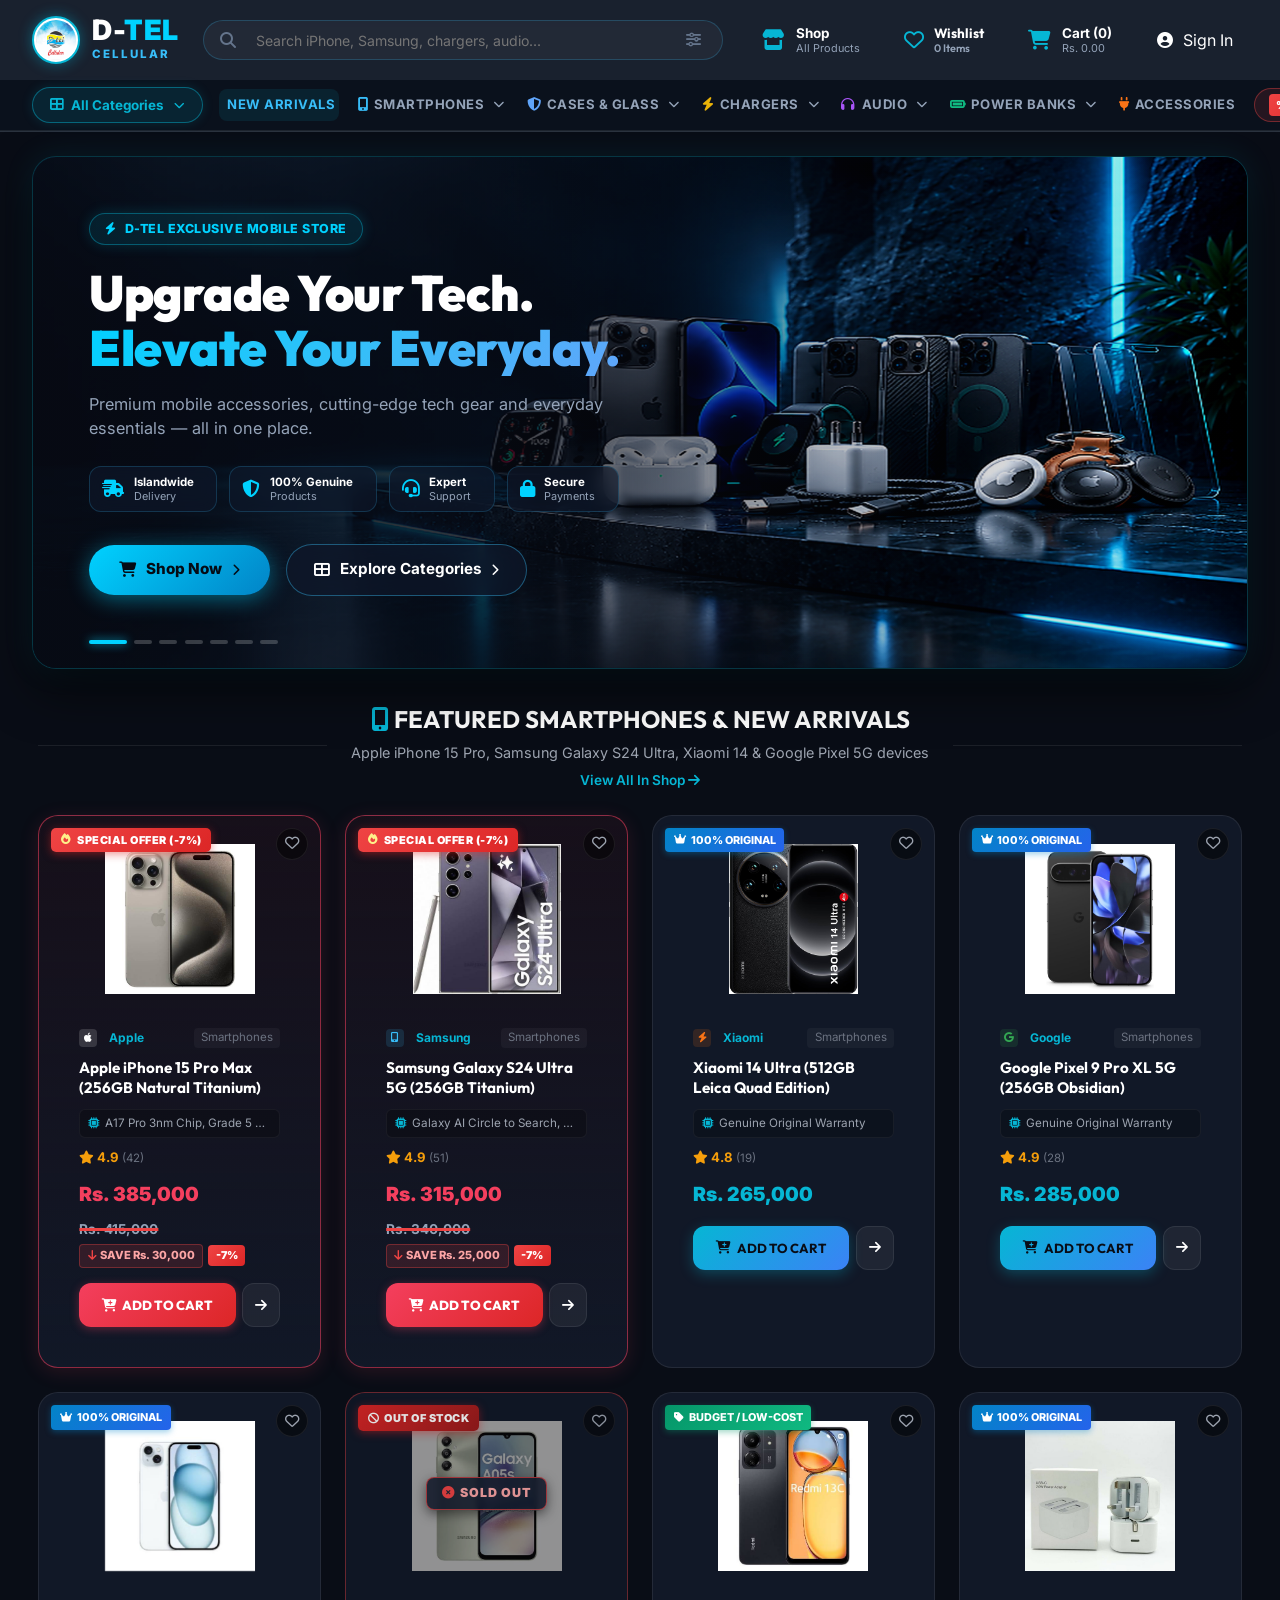
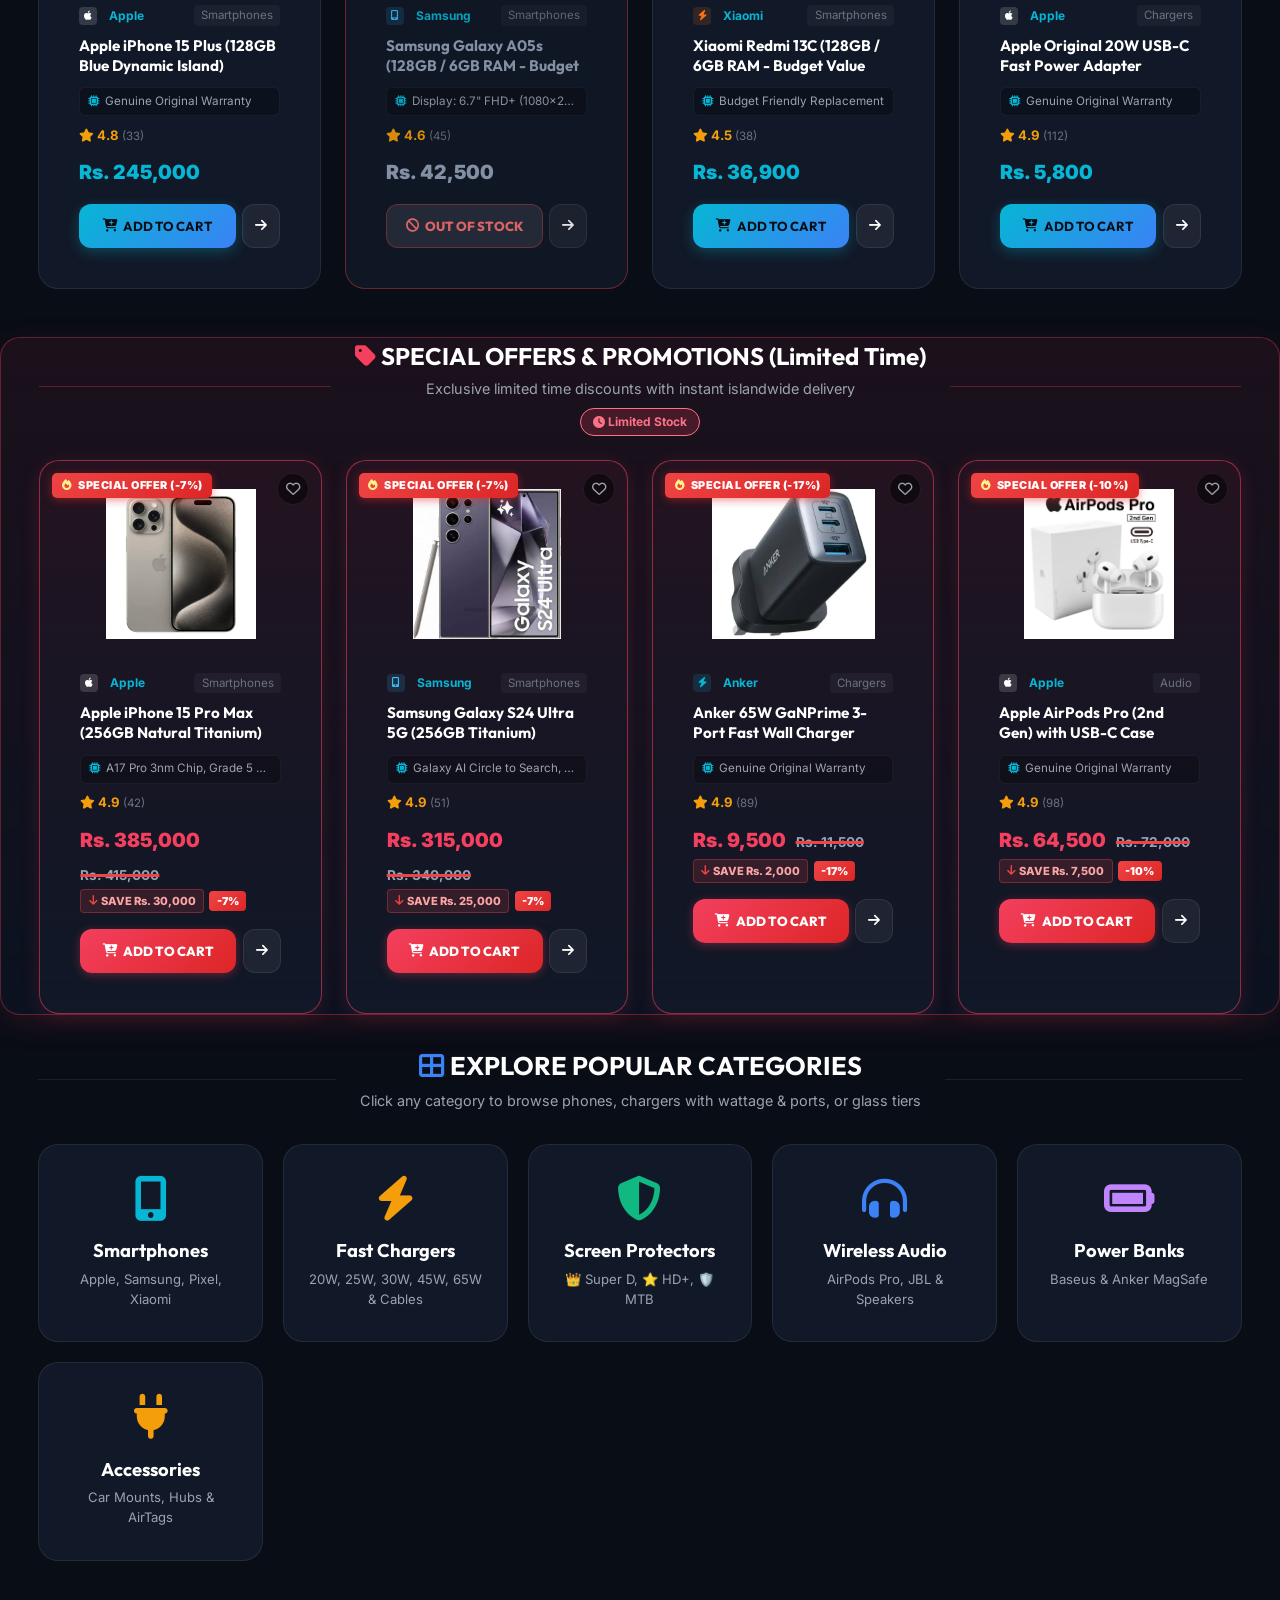
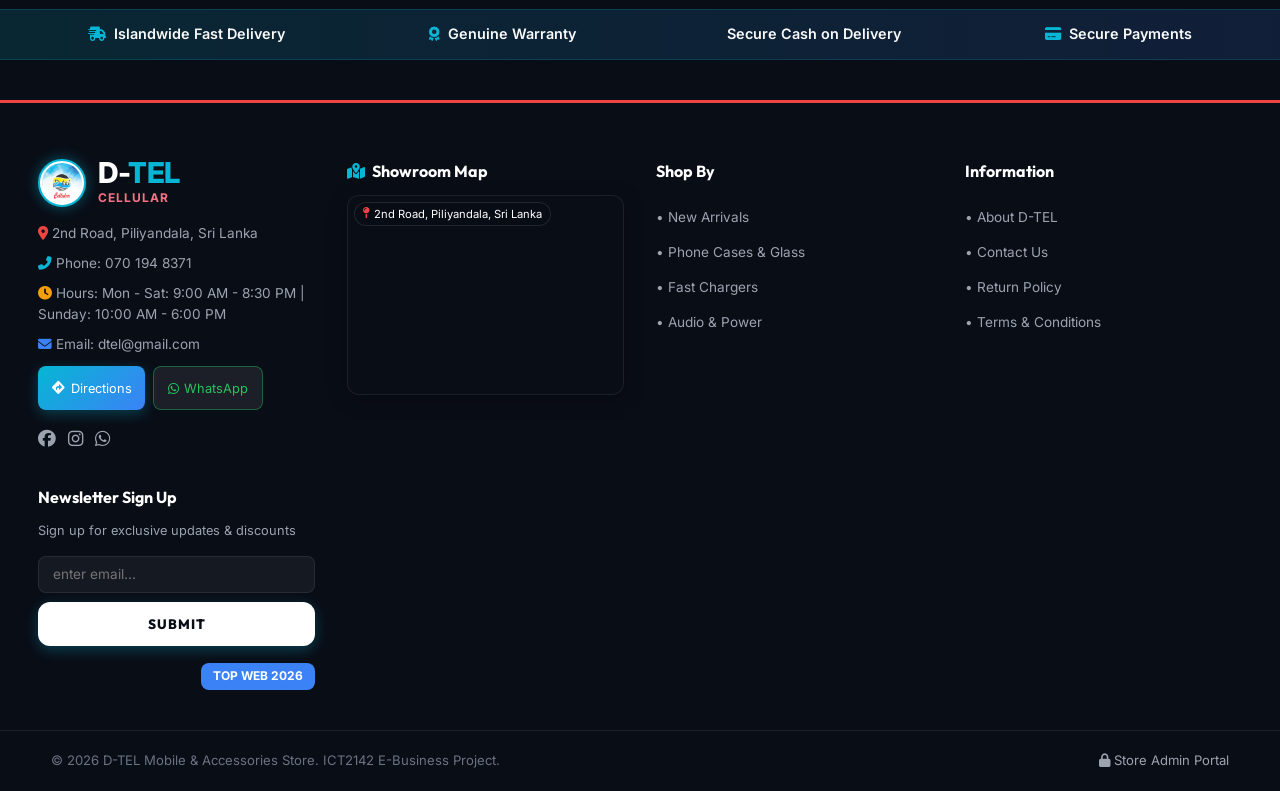
<file: account.html>
<!DOCTYPE html>
<html lang="en">
<head>
  <meta charset="UTF-8">
  <meta name="viewport" content="width=device-width, initial-scale=1.0, viewport-fit=cover">
  <title>D-TEL | My Account & Orders</title>
  <meta name="description" content="Manage your D-TEL personal profile, view your order history and tracking securely.">
  
  <!-- Font Awesome 6 Icons -->
  <link rel="stylesheet" href="https://cdnjs.cloudflare.com/ajax/libs/font-awesome/6.5.1/css/all.min.css">
  
  <!-- Main Stylesheet -->
  <link rel="stylesheet" href="css/styles.css?v=20261021_responsive_v1">

  <script>
    // Instant redirect to live website if user is not logged in
    try {
      var rawUser = localStorage.getItem('tz_user');
      if (!rawUser || rawUser === 'null' || rawUser === '{}') {
        window.location.replace('index.html');
      }
    } catch(e) {}
  </script>

  <style>
    /* ─── Account Dashboard Specific Styles ────────────────────────── */
    .account-page-wrap {
      max-width: 1400px;
      margin: 2rem auto;
      padding: 0 1.5rem;
    }

    .account-banner {
      background: linear-gradient(135deg, rgba(15, 23, 42, 0.95), rgba(30, 41, 59, 0.85));
      border: 1px solid rgba(56, 189, 248, 0.25);
      border-radius: var(--radius-lg);
      padding: 2rem;
      display: flex;
      justify-content: space-between;
      align-items: center;
      flex-wrap: wrap;
      gap: 1.5rem;
      box-shadow: 0 10px 30px rgba(0,0,0,0.4);
      margin-bottom: 2rem;
    }

    .account-user-info {
      display: flex;
      align-items: center;
      gap: 1.25rem;
    }

    .account-avatar {
      width: 72px;
      height: 72px;
      border-radius: 50%;
      background: linear-gradient(135deg, var(--accent-cyan), var(--accent-blue));
      display: flex;
      align-items: center;
      justify-content: center;
      font-size: 1.8rem;
      font-weight: 800;
      color: #ffffff;
      box-shadow: 0 0 20px rgba(6, 182, 212, 0.4);
      border: 3px solid rgba(255, 255, 255, 0.15);
      flex-shrink: 0;
    }

    .account-tab-btn {
      padding: 0.85rem 1.4rem;
      font-size: 0.92rem;
      font-weight: 700;
      color: var(--text-muted);
      background: rgba(255, 255, 255, 0.04);
      border: 1px solid var(--border-color);
      border-radius: var(--radius-md);
      cursor: pointer;
      display: inline-flex;
      align-items: center;
      gap: 0.6rem;
      transition: all 0.2s ease;
    }

    .account-tab-btn:hover {
      color: #ffffff;
      background: rgba(255, 255, 255, 0.08);
      border-color: rgba(56, 189, 248, 0.3);
    }

    .account-tab-btn.active {
      color: var(--accent-cyan);
      background: rgba(6, 182, 212, 0.12);
      border-color: var(--accent-cyan);
      box-shadow: 0 0 15px rgba(6, 182, 212, 0.25);
    }

    .account-stat-card {
      background: rgba(17, 24, 39, 0.7);
      border: 1px solid var(--border-color);
      border-radius: var(--radius-md);
      padding: 1.25rem;
      display: flex;
      align-items: center;
      gap: 1rem;
      flex: 1;
      min-width: 200px;
    }

    .order-card {
      background: var(--bg-secondary);
      border: 1px solid var(--border-color);
      border-radius: var(--radius-md);
      padding: 1.5rem;
      margin-bottom: 1.5rem;
      transition: all 0.2s ease;
    }

    .order-card:hover {
      border-color: rgba(56, 189, 248, 0.35);
      box-shadow: 0 8px 25px rgba(0, 0, 0, 0.3);
    }

    .order-status-pill {
      display: inline-flex;
      align-items: center;
      gap: 0.4rem;
      padding: 0.3rem 0.8rem;
      border-radius: var(--radius-full);
      font-size: 0.8rem;
      font-weight: 800;
      letter-spacing: 0.5px;
      text-transform: uppercase;
    }

    .status-Pending {
      background: rgba(245, 158, 11, 0.15);
      color: #f59e0b;
      border: 1px solid rgba(245, 158, 11, 0.4);
    }

    .status-Processing {
      background: rgba(59, 130, 246, 0.15);
      color: #60a5fa;
      border: 1px solid rgba(59, 130, 246, 0.4);
    }

    .status-Shipped {
      background: rgba(168, 85, 247, 0.15);
      color: #c084fc;
      border: 1px solid rgba(168, 85, 247, 0.4);
    }

    .status-Delivered {
      background: rgba(16, 185, 129, 0.15);
      color: #34d399;
      border: 1px solid rgba(16, 185, 129, 0.4);
    }

    .status-Cancelled {
      background: rgba(239, 68, 68, 0.15);
      color: #f87171;
      border: 1px solid rgba(239, 68, 68, 0.4);
    }

    .form-group {
      margin-bottom: 1.25rem;
    }

    .form-group label {
      display: block;
      font-size: 0.88rem;
      font-weight: 700;
      color: #cbd5e1;
      margin-bottom: 0.5rem;
    }

    .form-group input, .form-group textarea {
      width: 100%;
      background: rgba(15, 23, 42, 0.8);
      border: 1px solid var(--border-color);
      border-radius: var(--radius-sm);
      padding: 0.75rem 1rem;
      color: #ffffff;
      font-size: 0.92rem;
      transition: all 0.2s ease;
      box-sizing: border-box;
    }

    .form-group input:focus, .form-group textarea:focus {
      border-color: var(--accent-cyan);
      box-shadow: 0 0 0 2px rgba(6, 182, 212, 0.25);
      outline: none;
    }

    .toast-msg {
      position: fixed;
      bottom: 25px;
      right: 25px;
      background: #10b981;
      color: #ffffff;
      padding: 0.85rem 1.5rem;
      border-radius: var(--radius-md);
      box-shadow: 0 10px 25px rgba(0, 0, 0, 0.5);
      font-weight: 700;
      z-index: 999999;
      display: none;
      align-items: center;
      gap: 0.5rem;
    }

    @media (max-width: 768px) {
      .account-page-wrap {
        padding: 0 1rem;
        margin: 1.25rem auto;
      }
      .account-banner {
        flex-direction: column;
        align-items: flex-start;
        padding: 1.25rem;
        gap: 1.25rem;
      }
      .account-banner > div:last-child {
        width: 100%;
        display: flex;
        gap: 0.5rem;
      }
      .account-banner > div:last-child > * {
        flex: 1;
        justify-content: center;
      }
      .account-user-info {
        gap: 0.85rem;
        width: 100%;
      }
      .account-avatar {
        width: 54px;
        height: 54px;
        font-size: 1.4rem;
      }
      .account-tab-btn {
        padding: 0.65rem 0.9rem;
        font-size: 0.82rem;
      }
      .account-stat-card {
        min-width: 100%;
      }
      .order-card {
        padding: 1rem;
      }
    }
  </style>
</head>
<body>

  <!-- HEADER NAVBAR -->
  <!-- TOP HEADER BAR (Modern Structure Matching Home Page) -->
  <header class="header-sticky">
    <div class="nav-container">
      
      <!-- Store Logo: D-TEL Cellular -->
      <a href="index.html" class="brand-logo" id="brandLogoLink">
        <img src="images/dtel_logo.jpg" alt="D-TEL Cellular Logo" class="brand-logo-img">
        <div>
          <span style="font-size:1.75rem; font-weight:900; color:#ffffff; line-height:1; display:block; letter-spacing:0.5px;">D-<span style="color:#00d2ff;">TEL</span></span>
          <span style="font-size:0.72rem; font-weight:800; color:#38bdf8; letter-spacing:2px; display:block; margin-top:2px;">CELLULAR</span>
        </div>
      </a>

      <!-- Search Bar with Live Dropdown & Filter Icon -->
      <div class="search-bar-wrap-modern" id="searchBarWrapper">
        <i class="fas fa-search" style="color:#64748b; margin-right:0.65rem;"></i>
        <input type="text" id="searchInput" placeholder="Search iPhone, Samsung, chargers, audio..." aria-label="Search Products" autocomplete="off">
        <i class="fas fa-sliders-h search-filter-icon" title="Filter Products" onclick="window.location.href='shop.html'"></i>
        <!-- Live Search Dropdown -->
        <div id="searchDropdown" style="
          display:none; position:absolute; top:calc(100% + 6px); left:0; right:0;
          background:#131927; border:1px solid rgba(56,189,248,0.25); border-radius:12px;
          box-shadow:0 16px 40px rgba(0,0,0,0.6); z-index:9999; max-height:380px;
          overflow-y:auto; padding:0.4rem 0;
        "></div>
      </div>

      <!-- Header Actions (Modern 2-Line Items Preserving My Account & Logout) -->
      <div class="nav-actions">
        <a href="shop.html" class="nav-action-item" title="Shop Catalog">
          <span class="nav-action-icon"><i class="fas fa-store"></i></span>
          <span class="nav-action-text">
            <span class="nav-action-title">Shop</span>
            <span class="nav-action-sub">All Products</span>
          </span>
        </a>

        <button class="nav-action-item wishlist-trigger" title="Wishlist" style="background:none; border:none; cursor:pointer;">
          <span class="nav-action-icon">
            <i class="far fa-heart"></i>
            <span class="badge-count wishlist-badge-count" style="display:none;">0</span>
          </span>
          <span class="nav-action-text">
            <span class="nav-action-title">Wishlist</span>
            <span class="nav-action-sub"><span class="wishlist-badge-count-text">0</span> Items</span>
          </span>
        </button>

        <a href="checkout.html" class="nav-action-item cart-trigger" title="Shopping Cart">
          <span class="nav-action-icon">
            <i class="fas fa-shopping-cart"></i>
            <span class="badge-count cart-badge-count" style="display:none;">0</span>
          </span>
          <span class="nav-action-text">
            <span class="nav-action-title">Cart (<span class="cart-count-num">0</span>)</span>
            <span class="nav-action-sub" id="headerCartTotal">Rs. 0.00</span>
          </span>
        </a>

        <!-- My Account (Active State with Cyan Neon Accent) -->
        <a href="account.html" class="nav-action-item active" id="headerAccountBtn" title="My Account" style="border-color:rgba(0,210,255,0.45); background:rgba(0,210,255,0.08); box-shadow:0 0 14px rgba(0,210,255,0.2);">
          <span class="nav-action-icon" style="background:rgba(0,210,255,0.22); color:#00d2ff;"><i class="fas fa-user-circle"></i></span>
          <span class="nav-action-text">
            <span class="nav-action-title" id="headerAccountName" style="color:#00d2ff;">My Account</span>
            <span class="nav-action-sub" style="color:#94a3b8;">Dashboard & Orders</span>
          </span>
        </a>

        <!-- Logout Action (Preserved with Rose Red Accents) -->
        <button onclick="Auth.logout()" class="nav-action-item" title="Sign Out" style="background:rgba(239,68,68,0.12); border:1px solid rgba(239,68,68,0.4); cursor:pointer; transition:all 0.25s ease;">
          <span class="nav-action-icon" style="background:rgba(239,68,68,0.22); color:#fca5a5;"><i class="fas fa-sign-out-alt"></i></span>
          <span class="nav-action-text">
            <span class="nav-action-title" style="color:#fca5a5;">Logout</span>
            <span class="nav-action-sub" style="color:rgba(252,165,165,0.75);">Sign Out</span>
          </span>
        </button>
      </div>

    </div>

    <!-- SUB-NAV BAR WITH DROPDOWNS (Matching Home Page) -->
    <nav class="sub-nav-bar">
      <div class="sub-nav-container">

        <!-- All Categories Pill Button -->
        <a href="shop.html" class="all-categories-pill">
          <i class="fas fa-th-large"></i> All Categories <i class="fas fa-chevron-down" style="font-size:0.68rem; margin-left:2px;"></i>
        </a>

        <!-- New Arrivals Link -->
        <a href="shop.html?sort=newest" class="sub-nav-link sub-nav-link-sparkle">
          <i class="fas fa-sparkles" style="color:#00d2ff;"></i> New Arrivals
        </a>

        <!-- Smartphones Dropdown -->
        <div class="nav-dropdown">
          <a href="shop.html?category=Smartphones" class="sub-nav-link">
            <i class="fas fa-mobile-alt" style="font-size:0.85rem; color:#38bdf8;"></i> Smartphones <i class="fas fa-chevron-down" style="font-size:0.7rem; margin-left:3px;"></i>
          </a>
          <div class="dropdown-menu">
            <a href="shop.html?category=Smartphones&brand=Apple"><i class="fab fa-apple" style="color:#ffffff;"></i> Apple iPhone</a>
            <a href="shop.html?category=Smartphones&brand=Samsung"><i class="fas fa-mobile-alt" style="color:#38bdf8;"></i> Samsung Galaxy</a>
            <a href="shop.html?category=Smartphones&brand=Xiaomi"><i class="fas fa-bolt" style="color:#f97316;"></i> Xiaomi</a>
            <a href="shop.html?category=Smartphones&brand=Google"><i class="fab fa-google" style="color:#34a853;"></i> Google Pixel</a>
            <a href="shop.html?category=Smartphones" style="border-top:1px solid rgba(255,255,255,0.07); margin-top:4px; padding-top:10px;"><i class="fas fa-th-large" style="color:#38bdf8;"></i> All Smartphones</a>
          </div>
        </div>

        <!-- Cases & Glass Dropdown -->
        <div class="nav-dropdown">
          <a href="shop.html?category=Covers" class="sub-nav-link">
            <i class="fas fa-shield-alt" style="font-size:0.85rem; color:#60a5fa;"></i> Cases & Glass <i class="fas fa-chevron-down" style="font-size:0.7rem; margin-left:3px;"></i>
          </a>
          <div class="dropdown-menu">
            <a href="shop.html?category=Covers&tier=Super+D"><i class="fas fa-crown" style="color:#fb7185;"></i> 👑 Super D (Best Quality)</a>
            <a href="shop.html?category=Covers&tier=HD%2B"><i class="fas fa-star" style="color:#60a5fa;"></i> ⭐ HD+ (High Quality)</a>
            <a href="shop.html?category=Covers&tier=MTB"><i class="fas fa-shield-alt" style="color:#34d399;"></i> 🛡️ MTB (Standard Matte)</a>
            <a href="shop.html?category=Covers&brand=Apple"><i class="fab fa-apple"></i> MagSafe Cases</a>
          </div>
        </div>

        <!-- Dropdown 2: CHARGERS -->
        <div class="nav-dropdown">
          <a href="shop.html?category=Chargers" class="sub-nav-link">
            <i class="fas fa-bolt" style="font-size:0.85rem; color:#eab308;"></i> Chargers <i class="fas fa-chevron-down" style="font-size:0.7rem; margin-left:3px;"></i>
          </a>
          <div class="dropdown-menu">
            <a href="shop.html?category=Chargers&sub=Fast"><i class="fas fa-bolt"></i> 20W Fast Chargers</a>
            <a href="shop.html?category=Chargers&sub=GaN"><i class="fas fa-plug"></i> GaN Adapters</a>
            <a href="shop.html?category=Chargers&sub=Cable"><i class="fas fa-charging-station"></i> Type-C & Lightning Cables</a>
          </div>
        </div>

        <!-- Dropdown 3: AUDIO -->
        <div class="nav-dropdown">
          <a href="shop.html?category=Audio" class="sub-nav-link">
            <i class="fas fa-headphones" style="font-size:0.85rem; color:#a855f7;"></i> Audio <i class="fas fa-chevron-down" style="font-size:0.7rem; margin-left:3px;"></i>
          </a>
          <div class="dropdown-menu">
            <a href="shop.html?category=Audio&sub=Earbuds"><i class="fas fa-headphones-alt"></i> Wireless Earbuds</a>
            <a href="shop.html?category=Audio&sub=Bluetooth"><i class="fas fa-broadcast-tower"></i> Bluetooth Speakers</a>
            <a href="shop.html?category=Audio&sub=Handsfree"><i class="fas fa-headset"></i> Wired Handsfree</a>
          </div>
        </div>

        <!-- Dropdown 4: POWER BANKS -->
        <div class="nav-dropdown">
          <a href="shop.html?category=Power" class="sub-nav-link">
            <i class="fas fa-battery-full" style="font-size:0.85rem; color:#10b981;"></i> Power Banks <i class="fas fa-chevron-down" style="font-size:0.7rem; margin-left:3px;"></i>
          </a>
          <div class="dropdown-menu">
            <a href="shop.html?category=Power&sub=10000mAh"><i class="fas fa-battery-half"></i> 10000 mAh</a>
            <a href="shop.html?category=Power&sub=20000mAh"><i class="fas fa-battery-full"></i> 20000 mAh & Above</a>
            <a href="shop.html?category=Power&sub=Wireless"><i class="fas fa-rss"></i> MagSafe Power Banks</a>
          </div>
        </div>

        <a href="shop.html?category=Accessories" class="sub-nav-link">
          <i class="fas fa-plug" style="font-size:0.85rem; color:#f97316;"></i> Accessories
        </a>

        <!-- SALE Pill (Right aligned) -->
        <a href="shop.html?sale=true" class="sale-badge-pill">
          <span class="sale-tag">% SALE</span>
          <span>Up to 50% Off</span>
        </a>

      </div>
    </nav>
  </header>

  <!-- MAIN ACCOUNT WRAPPER -->
  <main class="account-page-wrap">
    
    <!-- Breadcrumb -->
    <div style="font-size:0.85rem; color:var(--text-muted); margin-bottom:1.5rem; display:flex; align-items:center; gap:0.5rem;">
      <a href="index.html" style="color:var(--text-muted);">Home</a>
      <span>/</span>
      <span style="color:var(--accent-cyan);">My Account & Orders</span>
    </div>

    <!-- NON-LOGGED-IN GATEWAY (Shown if user is not logged in) -->
    <div id="unauthNotice" style="display:none; text-align:center; padding:4rem 2rem; background:var(--bg-secondary); border:1px solid var(--border-color); border-radius:var(--radius-lg); max-width:600px; margin:3rem auto;">
      <div style="width:80px; height:80px; border-radius:50%; background:rgba(6, 182, 212, 0.15); color:var(--accent-cyan); display:flex; align-items:center; justify-content:center; font-size:2.5rem; margin:0 auto 1.5rem;">
        <i class="fas fa-user-lock"></i>
      </div>
      <h2 style="font-size:1.6rem; color:#ffffff; margin-bottom:0.75rem;">Customer Account Portal</h2>
      <p style="color:var(--text-muted); font-size:0.95rem; margin-bottom:2rem; line-height:1.6;">
        Please sign in to view your placed orders, track shipment status, and update your delivery details. Your information is 100% private and protected.
      </p>
      <div style="display:flex; justify-content:center; gap:1rem; flex-wrap:wrap;">
        <button onclick="Auth.openModal('login')" class="btn-primary" style="padding:0.75rem 2rem; font-size:0.95rem; background:linear-gradient(135deg, var(--accent-cyan), var(--accent-blue));">
          <i class="fas fa-sign-in-alt"></i> Sign In to Account
        </button>
        <button onclick="Auth.openModal('register')" style="padding:0.75rem 1.75rem; font-size:0.95rem; background:rgba(255,255,255,0.06); border:1px solid var(--border-color); color:#ffffff; border-radius:var(--radius-md);">
          <i class="fas fa-user-plus"></i> Create Account
        </button>
      </div>
    </div>

    <!-- AUTHENTICATED USER DASHBOARD -->
    <div id="authDashboard" style="display:none;">

      <!-- Account Top Welcome Banner -->
      <div class="account-banner">
        <div class="account-user-info">
          <div class="account-avatar" id="userAvatarText">U</div>
          <div>
            <div style="display:flex; align-items:center; gap:0.6rem; flex-wrap:wrap;">
              <h1 id="userNameDisplay" style="font-size:1.6rem; font-weight:800; color:#ffffff; margin:0;">Customer Name</h1>
              <span style="background:rgba(16,185,129,0.15); color:#10b981; border:1px solid rgba(16,185,129,0.3); font-size:0.72rem; font-weight:800; padding:0.2rem 0.6rem; border-radius:var(--radius-full);">
                <i class="fas fa-check-circle"></i> VERIFIED ACCOUNT
              </span>
            </div>
            <div style="color:var(--text-muted); font-size:0.9rem; margin-top:0.35rem; display:flex; align-items:center; gap:1rem; flex-wrap:wrap;">
              <span id="userEmailDisplay"><i class="fas fa-envelope"></i> email@example.com</span>
              <span>•</span>
              <span id="userPhoneDisplay"><i class="fas fa-phone"></i> 07XXXXXXXX</span>
            </div>
          </div>
        </div>

        <div style="display:flex; gap:0.75rem;">
          <a href="shop.html" class="account-tab-btn" style="text-decoration:none;">
            <i class="fas fa-store"></i> Shop Now
          </a>
          <button onclick="Auth.logout()" class="account-tab-btn" style="color:#f87171; border-color:rgba(239,68,68,0.3);">
            <i class="fas fa-sign-out-alt"></i> Logout
          </button>
        </div>
      </div>

      <!-- Quick Stats Counters -->
      <div style="display:flex; gap:1rem; flex-wrap:wrap; margin-bottom:2rem;">
        <div class="account-stat-card">
          <div style="width:48px; height:48px; border-radius:12px; background:rgba(6, 182, 212, 0.15); color:var(--accent-cyan); display:flex; align-items:center; justify-content:center; font-size:1.4rem;">
            <i class="fas fa-box"></i>
          </div>
          <div>
            <div style="font-size:0.8rem; color:var(--text-muted); font-weight:600;">TOTAL ORDERS</div>
            <div id="statTotalOrders" style="font-size:1.5rem; font-weight:800; color:#ffffff;">0</div>
          </div>
        </div>

        <div class="account-stat-card">
          <div style="width:48px; height:48px; border-radius:12px; background:rgba(245, 158, 11, 0.15); color:var(--accent-amber); display:flex; align-items:center; justify-content:center; font-size:1.4rem;">
            <i class="fas fa-clock"></i>
          </div>
          <div>
            <div style="font-size:0.8rem; color:var(--text-muted); font-weight:600;">PENDING / PROCESSING</div>
            <div id="statPendingOrders" style="font-size:1.5rem; font-weight:800; color:#ffffff;">0</div>
          </div>
        </div>

        <div class="account-stat-card">
          <div style="width:48px; height:48px; border-radius:12px; background:rgba(16, 185, 129, 0.15); color:var(--accent-green); display:flex; align-items:center; justify-content:center; font-size:1.4rem;">
            <i class="fas fa-truck-fast"></i>
          </div>
          <div>
            <div style="font-size:0.8rem; color:var(--text-muted); font-weight:600;">DELIVERED</div>
            <div id="statDeliveredOrders" style="font-size:1.5rem; font-weight:800; color:#ffffff;">0</div>
          </div>
        </div>

        <div class="account-stat-card">
          <div style="width:48px; height:48px; border-radius:12px; background:rgba(59, 130, 246, 0.15); color:var(--accent-blue); display:flex; align-items:center; justify-content:center; font-size:1.4rem;">
            <i class="fas fa-coins"></i>
          </div>
          <div>
            <div style="font-size:0.8rem; color:var(--text-muted); font-weight:600;">TOTAL SPENT</div>
            <div id="statTotalSpent" style="font-size:1.5rem; font-weight:800; color:#ffffff;">Rs. 0</div>
          </div>
        </div>
      </div>

      <!-- Navigation Tabs -->
      <div style="display:flex; gap:0.75rem; border-bottom:1px solid var(--border-color); padding-bottom:1rem; margin-bottom:2rem; flex-wrap:wrap;">
        <button class="account-tab-btn active" id="tabBtnOrders" onclick="switchAccountTab('orders')">
          <i class="fas fa-box-open"></i> My Orders History (<span id="ordersTabCount">0</span>)
        </button>
        <button class="account-tab-btn" id="tabBtnProfile" onclick="switchAccountTab('profile')">
          <i class="fas fa-user-edit"></i> Edit Private Profile
        </button>
        <button class="account-tab-btn" id="tabBtnPrivacy" onclick="switchAccountTab('privacy')">
          <i class="fas fa-shield-alt"></i> Privacy & Security Guarantee
        </button>
      </div>

      <!-- TAB 1: MY ORDERS SECTION -->
      <section id="tabContentOrders">
        <div style="display:flex; justify-content:space-between; align-items:center; margin-bottom:1.5rem; flex-wrap:wrap; gap:1rem;">
          <div>
            <h2 style="font-size:1.35rem; color:#ffffff; margin:0 0 0.25rem 0;">Your Placed Orders</h2>
            <p style="color:var(--text-muted); font-size:0.88rem; margin:0;">
              Only orders placed under your account are displayed. Real-time updates directly from our database.
            </p>
          </div>
          <button onclick="loadUserOrders()" style="background:rgba(255,255,255,0.06); border:1px solid var(--border-color); color:#cbd5e1; padding:0.5rem 1rem; border-radius:var(--radius-sm); font-size:0.85rem; cursor:pointer;">
            <i class="fas fa-sync-alt"></i> Refresh Orders
          </button>
        </div>

        <div id="ordersContainer">
          <div style="text-align:center; padding:3rem; color:var(--text-muted);">
            <i class="fas fa-spinner fa-spin" style="font-size:2rem; color:var(--accent-cyan); margin-bottom:1rem;"></i>
            <div>Loading your private orders...</div>
          </div>
        </div>
      </section>

      <!-- TAB 2: EDIT PROFILE SECTION -->
      <section id="tabContentProfile" style="display:none; max-width:800px;">
        <div style="margin-bottom:1.5rem;">
          <h2 style="font-size:1.35rem; color:#ffffff; margin:0 0 0.25rem 0;">Edit Personal Details</h2>
          <p style="color:var(--text-muted); font-size:0.88rem; margin:0;">
            Update your contact information, default delivery address, or change your account password.
          </p>
        </div>

        <form id="profileForm" onsubmit="handleSaveProfile(event)" style="background:var(--bg-secondary); border:1px solid var(--border-color); border-radius:var(--radius-lg); padding:2rem;">
          
          <div style="display:grid; grid-template-columns:1fr 1fr; gap:1.25rem;">
            <div class="form-group">
              <label for="profName"><i class="fas fa-user"></i> Full Name *</label>
              <input type="text" id="profName" required placeholder="e.g. Kasun Perera">
            </div>

            <div class="form-group">
              <label for="profEmail"><i class="fas fa-envelope"></i> Email Address *</label>
              <input type="email" id="profEmail" required placeholder="e.g. kasun@example.com">
            </div>
          </div>

          <div class="form-group">
            <label for="profPhone"><i class="fas fa-phone"></i> Contact Phone (Sri Lanka Mobile) *</label>
            <input type="tel" id="profPhone" required placeholder="07XXXXXXXX (e.g. 0771234567)" pattern="^07[0-9]{8}$" title="10-digit Sri Lankan phone starting with 07">
            <small style="color:var(--text-dim); font-size:0.75rem;">Must be a 10-digit Sri Lankan number starting with 07</small>
          </div>

          <div class="form-group">
            <label for="profAddress"><i class="fas fa-map-marker-alt"></i> Default Delivery Address *</label>
            <textarea id="profAddress" rows="3" required placeholder="No, Street, Town, District"></textarea>
          </div>

          <!-- CHANGE PASSWORD (OPTIONAL) -->
          <div style="border-top:1px solid var(--border-color); margin:2rem 0 1.5rem 0; padding-top:1.5rem;">
            <div style="display:flex; justify-content:space-between; align-items:center; margin-bottom:1rem;">
              <span style="font-weight:700; color:#ffffff; font-size:1rem;"><i class="fas fa-lock"></i> Change Password (Optional)</span>
              <small style="color:var(--text-muted);">Leave blank if not changing</small>
            </div>

            <div class="form-group">
              <label for="profCurrentPass">Current Password (Required only if changing password)</label>
              <div style="position:relative;">
                <input type="password" id="profCurrentPass" placeholder="Enter current password">
                <span onclick="togglePassVisibility('profCurrentPass', this)" style="position:absolute; right:12px; top:50%; transform:translateY(-50%); cursor:pointer; color:var(--text-muted);">
                  <i class="far fa-eye"></i>
                </span>
              </div>
            </div>

            <div style="display:grid; grid-template-columns:1fr 1fr; gap:1.25rem;">
              <div class="form-group">
                <label for="profNewPass">New Password</label>
                <div style="position:relative;">
                  <input type="password" id="profNewPass" placeholder="8+ chars, upper, lower, special">
                  <span onclick="togglePassVisibility('profNewPass', this)" style="position:absolute; right:12px; top:50%; transform:translateY(-50%); cursor:pointer; color:var(--text-muted);">
                    <i class="far fa-eye"></i>
                  </span>
                </div>
              </div>

              <div class="form-group">
                <label for="profConfirmPass">Confirm New Password</label>
                <div style="position:relative;">
                  <input type="password" id="profConfirmPass" placeholder="Re-enter new password">
                  <span onclick="togglePassVisibility('profConfirmPass', this)" style="position:absolute; right:12px; top:50%; transform:translateY(-50%); cursor:pointer; color:var(--text-muted);">
                    <i class="far fa-eye"></i>
                  </span>
                </div>
              </div>
            </div>
          </div>

          <div style="display:flex; justify-content:flex-end; gap:1rem; margin-top:2rem;">
            <button type="submit" id="saveProfileBtn" class="btn-primary" style="padding:0.85rem 2.25rem; font-size:0.95rem; background:linear-gradient(135deg, var(--accent-cyan), var(--accent-blue)); display:flex; align-items:center; gap:0.5rem;">
              <i class="fas fa-save"></i> Save Profile Details
            </button>
          </div>
        </form>
      </section>

      <!-- TAB 3: PRIVACY & DATA GUARANTEE -->
      <section id="tabContentPrivacy" style="display:none; max-width:850px;">
        <div style="background:var(--bg-secondary); border:1px solid var(--border-color); border-radius:var(--radius-lg); padding:2rem;">
          <div style="display:flex; align-items:center; gap:0.75rem; margin-bottom:1.5rem;">
            <div style="width:48px; height:48px; border-radius:12px; background:rgba(16, 185, 129, 0.15); color:var(--accent-green); display:flex; align-items:center; justify-content:center; font-size:1.5rem;">
              <i class="fas fa-user-shield"></i>
            </div>
            <div>
              <h2 style="font-size:1.35rem; color:#ffffff; margin:0 0 0.25rem 0;">100% User Privacy & Security Guarantee</h2>
              <p style="color:var(--text-muted); font-size:0.85rem; margin:0;">
                How D-TEL Cellular protects your account and separates your private information.
              </p>
            </div>
          </div>

          <div style="display:flex; flex-direction:column; gap:1.25rem; color:#cbd5e1; font-size:0.92rem; line-height:1.7;">
            <div style="display:flex; gap:1rem; align-items:flex-start;">
              <i class="fas fa-check-circle" style="color:var(--accent-cyan); font-size:1.2rem; margin-top:0.25rem;"></i>
              <div>
                <strong style="color:#ffffff;">Strict Data Isolation Between Users:</strong>
                <div>Every order, delivery address, phone number, and bank transfer slip is linked exclusively to your unique User ID. No other customer can ever see your orders or personal details.</div>
              </div>
            </div>

            <div style="display:flex; gap:1rem; align-items:flex-start;">
              <i class="fas fa-check-circle" style="color:var(--accent-cyan); font-size:1.2rem; margin-top:0.25rem;"></i>
              <div>
                <strong style="color:#ffffff;">Encrypted Credentials & Session Security:</strong>
                <div>Your account passwords and private sessions are protected using industry-standard security practices. Account changes require validation against the primary database.</div>
              </div>
            </div>

            <div style="display:flex; gap:1rem; align-items:flex-start;">
              <i class="fas fa-check-circle" style="color:var(--accent-cyan); font-size:1.2rem; margin-top:0.25rem;"></i>
              <div>
                <strong style="color:#ffffff;">Protected Bank Transfer Receipts:</strong>
                <div>Bank transfer deposit slips uploaded during checkout are confidential financial documents visible only to you and the authorized Store Administrator for payment verification.</div>
              </div>
            </div>

            <div style="display:flex; gap:1rem; align-items:flex-start;">
              <i class="fas fa-check-circle" style="color:var(--accent-cyan); font-size:1.2rem; margin-top:0.25rem;"></i>
              <div>
                <strong style="color:#ffffff;">Direct Profile Control:</strong>
                <div>You have total control to update your full name, phone number, and delivery destination at any time from this dashboard.</div>
              </div>
            </div>
          </div>
        </div>
      </section>

    </div>

  </main>

  <!-- TOAST NOTIFICATION -->
  <div id="toastMsg" class="toast-msg">
    <i class="fas fa-check-circle"></i> <span id="toastText">Profile updated successfully!</span>
  </div>

  <!-- FOOTER -->
  <footer style="width:100%; background:var(--bg-primary); border-top:1px solid var(--border-color); margin-top:4rem;">
    <div style="width:100%; max-width:100%; margin:0; padding:1.5rem clamp(1.5rem, 4vw, 4.5rem); border-top:1px solid var(--border-color); display:flex; justify-content:space-between; align-items:center; flex-wrap:wrap; font-size:0.82rem; color:var(--text-dim); box-sizing:border-box;">
      <div>&copy; 2026 D-TEL Mobile & Accessories Store. ICT2142 E-Business Project.</div>
      <div><a href="admin.html" style="color:var(--text-muted);"><i class="fas fa-lock"></i> Store Admin Portal</a></div>
    </div>
  </footer>

  <!-- CORE SCRIPTS -->
  <script src="js/data.js?v=20261018_nav_fix"></script>
  <script src="js/api-client.js?v=20261018_nav_fix"></script>
  <script src="js/auth.js?v=20261018_nav_fix"></script>
  <script src="js/app.js?v=20261018_nav_fix"></script>

  <script>
    let currentAccountUser = null;

    function showToast(msg, isError = false) {
      const toast = document.getElementById('toastMsg');
      const text = document.getElementById('toastText');
      if (!toast || !text) return;
      text.textContent = msg;
      toast.style.background = isError ? '#ef4444' : '#10b981';
      toast.style.display = 'flex';
      setTimeout(() => {
        toast.style.display = 'none';
      }, 3500);
    }

    function togglePassVisibility(inputId, el) {
      const input = document.getElementById(inputId);
      if (!input) return;
      if (input.type === 'password') {
        input.type = 'text';
        el.innerHTML = '<i class="far fa-eye-slash" style="color:var(--accent-cyan);"></i>';
      } else {
        input.type = 'password';
        el.innerHTML = '<i class="far fa-eye"></i>';
      }
    }

    function switchAccountTab(tabName) {
      const tabs = ['orders', 'profile', 'privacy'];
      tabs.forEach(t => {
        const btn = document.getElementById(`tabBtn${t.charAt(0).toUpperCase() + t.slice(1)}`);
        const content = document.getElementById(`tabContent${t.charAt(0).toUpperCase() + t.slice(1)}`);
        if (btn) btn.classList.remove('active');
        if (content) content.style.display = 'none';
      });

      const activeBtn = document.getElementById(`tabBtn${tabName.charAt(0).toUpperCase() + tabName.slice(1)}`);
      const activeContent = document.getElementById(`tabContent${tabName.charAt(0).toUpperCase() + tabName.slice(1)}`);
      if (activeBtn) activeBtn.classList.add('active');
      if (activeContent) activeContent.style.display = 'block';

      if (tabName === 'orders') {
        loadUserOrders();
      }
    }

    async function loadUserOrders() {
      const container = document.getElementById('ordersContainer');
      if (!container || !currentAccountUser) return;

      container.innerHTML = `
        <div style="text-align:center; padding:3rem; color:var(--text-muted);">
          <i class="fas fa-spinner fa-spin" style="font-size:2rem; color:var(--accent-cyan); margin-bottom:1rem;"></i>
          <div>Loading your private orders...</div>
        </div>
      `;

      try {
        const userId = currentAccountUser.user_id || currentAccountUser.id;
        const orders = await ApiClient.getOrders(userId);

        // Client-side strict filter as extra guarantee
        const myOrders = orders.filter(o => String(o.user_id) === String(userId));

        // Update stats
        document.getElementById('statTotalOrders').textContent = myOrders.length;
        document.getElementById('ordersTabCount').textContent = myOrders.length;

        const pendingCount = myOrders.filter(o => ['Pending', 'Processing'].includes(o.status)).length;
        document.getElementById('statPendingOrders').textContent = pendingCount;

        const deliveredCount = myOrders.filter(o => o.status === 'Delivered').length;
        document.getElementById('statDeliveredOrders').textContent = deliveredCount;

        const totalSpent = myOrders.reduce((sum, o) => sum + (parseFloat(o.total_amount) || 0), 0);
        document.getElementById('statTotalSpent').textContent = 'Rs. ' + totalSpent.toLocaleString();

        if (myOrders.length === 0) {
          container.innerHTML = `
            <div style="text-align:center; padding:4rem 2rem; background:var(--bg-secondary); border:1px solid var(--border-color); border-radius:var(--radius-lg);">
              <div style="width:70px; height:70px; border-radius:50%; background:rgba(255,255,255,0.04); display:flex; align-items:center; justify-content:center; margin:0 auto 1.25rem; font-size:2rem; color:var(--text-dim);">
                <i class="fas fa-box-open"></i>
              </div>
              <h3 style="color:#ffffff; margin-bottom:0.5rem; font-size:1.25rem;">No Orders Yet</h3>
              <p style="color:var(--text-muted); font-size:0.9rem; max-width:400px; margin:0 auto 1.5rem;">
                You haven't placed any orders with this account yet. Browse our store to order smartphones and accessories!
              </p>
              <a href="shop.html" class="btn-primary" style="display:inline-flex; align-items:center; gap:0.5rem; padding:0.75rem 1.75rem; text-decoration:none; background:linear-gradient(135deg, var(--accent-cyan), var(--accent-blue));">
                <i class="fas fa-shopping-bag"></i> Start Shopping
              </a>
            </div>
          `;
          return;
        }

        container.innerHTML = myOrders.map(ord => {
          const formattedDate = ord.order_date ? new Date(ord.order_date).toLocaleString('en-US', {
            year: 'numeric', month: 'short', day: 'numeric', hour: '2-digit', minute: '2-digit'
          }) : 'Recently Placed';

          const status = ord.status || 'Pending';
          const payMethod = ord.payment_method || 'Cash on Delivery';
          const payStatus = ord.payment_status || 'Pending';
          const slipPath = ord.bank_slip_path;

          const itemsHtml = (ord.items && ord.items.length > 0) ? ord.items.map(it => `
            <div style="display:flex; align-items:center; gap:1rem; padding:0.75rem 0; border-bottom:1px solid rgba(255,255,255,0.05);">
              <img src="${it.image || 'images/cat-chargers.svg'}" alt="${it.product_name}" style="width:48px; height:48px; object-fit:contain; border-radius:6px; background:rgba(0,0,0,0.3); padding:4px;" onerror="this.src='images/cat-chargers.svg'">
              <div style="flex:1; min-width:0;">
                <div style="font-weight:700; color:#f1f5f9; font-size:0.9rem; white-space:nowrap; overflow:hidden; text-overflow:ellipsis;">${it.product_name || 'Mobile Accessory'}</div>
                <div style="font-size:0.78rem; color:var(--text-muted);">${it.brand || ''} ${it.model ? '• ' + it.model : ''}</div>
              </div>
              <div style="text-align:right;">
                <div style="font-size:0.85rem; color:#ffffff; font-weight:700;">${it.quantity} x Rs. ${Number(it.unit_price).toLocaleString()}</div>
                <div style="font-size:0.75rem; color:var(--accent-cyan);">Rs. ${Number(it.subtotal || (it.quantity * it.unit_price)).toLocaleString()}</div>
              </div>
            </div>
          `).join('') : '<div style="color:var(--text-dim); font-size:0.85rem; padding:0.5rem 0;">Ordered products recorded with invoice.</div>';

          return `
            <div class="order-card">
              <!-- Order Header -->
              <div style="display:flex; justify-content:space-between; align-items:flex-start; flex-wrap:wrap; gap:1rem; border-bottom:1px solid var(--border-color); padding-bottom:1rem; margin-bottom:1rem;">
                <div>
                  <div style="display:flex; align-items:center; gap:0.75rem; flex-wrap:wrap;">
                    <span style="font-size:1.15rem; font-weight:800; color:#ffffff;">Order #ORD-${String(ord.order_id).padStart(4, '0')}</span>
                    <span class="order-status-pill status-${status}"><i class="fas fa-circle" style="font-size:0.5rem;"></i> ${status}</span>
                  </div>
                  <div style="font-size:0.8rem; color:var(--text-muted); margin-top:0.35rem;">
                    Placed on: <strong style="color:#cbd5e1;">${formattedDate}</strong>
                  </div>
                </div>

                <div style="text-align:right;">
                  <div style="font-size:0.78rem; color:var(--text-muted); text-transform:uppercase;">Total Amount</div>
                  <div style="font-size:1.35rem; font-weight:800; color:var(--accent-rose);">Rs. ${Number(ord.total_amount).toLocaleString()}.00</div>
                </div>
              </div>

              <!-- Items Breakdown -->
              <div style="margin-bottom:1rem;">
                ${itemsHtml}
              </div>

              <!-- Order Footer: Payment & Delivery Information -->
              <div style="display:flex; justify-content:space-between; align-items:center; flex-wrap:wrap; gap:1rem; background:rgba(0,0,0,0.25); border-radius:var(--radius-sm); padding:0.85rem 1rem; font-size:0.85rem;">
                <div style="display:flex; align-items:center; gap:1.25rem; flex-wrap:wrap;">
                  <div>
                    <span style="color:var(--text-muted);">Payment:</span> 
                    <strong style="color:#ffffff;">${payMethod}</strong> 
                    <span style="font-size:0.75rem; color:${payStatus === 'Paid' ? '#34d399' : '#f59e0b'}; font-weight:700;">(${payStatus})</span>
                  </div>

                  <div>
                    <span style="color:var(--text-muted);">Delivery to:</span> 
                    <strong style="color:#ffffff;">${ord.delivery_address || 'Address provided at checkout'}</strong>
                  </div>
                </div>

                <!-- Bank Slip Action if Bank Transfer -->
                <div>
                  ${slipPath ? `
                    <a href="${slipPath}" target="_blank" style="display:inline-flex; align-items:center; gap:0.4rem; padding:0.4rem 0.85rem; background:rgba(6, 182, 212, 0.15); border:1px solid rgba(6, 182, 212, 0.4); border-radius:6px; color:#38bdf8; font-size:0.8rem; font-weight:700; text-decoration:none;">
                      <i class="fas fa-receipt"></i> View Bank Slip
                    </a>
                  ` : (payMethod.toLowerCase().includes('bank') ? `
                    <span style="color:var(--accent-amber); font-size:0.78rem; font-weight:700;">
                      <i class="fas fa-clock"></i> Bank Slip Verification
                    </span>
                  ` : '')}
                </div>
              </div>
            </div>
          `;
        }).join('');

      } catch (err) {
        console.error('Failed to load orders:', err);
        container.innerHTML = `
          <div style="text-align:center; padding:3rem; color:#f87171;">
            <i class="fas fa-exclamation-triangle" style="font-size:2rem; margin-bottom:1rem;"></i>
            <div>Unable to retrieve orders from database.</div>
            <button onclick="loadUserOrders()" style="margin-top:1rem; background:var(--accent-blue); color:#fff; padding:0.5rem 1rem; border-radius:6px;">Try Again</button>
          </div>
        `;
      }
    }

    async function handleSaveProfile(e) {
      e.preventDefault();
      const saveBtn = document.getElementById('saveProfileBtn');
      const originalText = saveBtn.innerHTML;
      saveBtn.disabled = true;
      saveBtn.innerHTML = '<i class="fas fa-spinner fa-spin"></i> Saving...';

      const name = document.getElementById('profName').value.trim();
      const email = document.getElementById('profEmail').value.trim();
      const phone = document.getElementById('profPhone').value.trim();
      const address = document.getElementById('profAddress').value.trim();
      const currentPassword = document.getElementById('profCurrentPass').value;
      const newPassword = document.getElementById('profNewPass').value;
      const confirmPassword = document.getElementById('profConfirmPass').value;

      if (newPassword && newPassword !== confirmPassword) {
        alert('❌ The new passwords do not match. Please verify.');
        saveBtn.disabled = false;
        saveBtn.innerHTML = originalText;
        return;
      }

      try {
        const payload = {
          user_id: currentAccountUser.user_id || currentAccountUser.id,
          name,
          email,
          phone,
          address
        };

        if (newPassword) {
          payload.current_password = currentPassword;
          payload.new_password = newPassword;
        }

        const res = await ApiClient.updateProfile(payload);
        if (res && res.status === 'success') {
          showToast('✅ Profile updated successfully!');
          // Clear password fields
          document.getElementById('profCurrentPass').value = '';
          document.getElementById('profNewPass').value = '';
          document.getElementById('profConfirmPass').value = '';

          // Update local session
          if (res.user) {
            currentAccountUser = { ...currentAccountUser, ...res.user };
            Auth.setUser(currentAccountUser);
            renderUserHeader(currentAccountUser);
          }
        }
      } catch (err) {
        alert(`❌ Error updating profile: ${err.message}`);
      } finally {
        saveBtn.disabled = false;
        saveBtn.innerHTML = originalText;
      }
    }

    function renderUserHeader(user) {
      document.getElementById('userNameDisplay').textContent = user.name || 'Valued Customer';
      document.getElementById('userEmailDisplay').innerHTML = `<i class="fas fa-envelope"></i> ${user.email || 'No email'}`;
      document.getElementById('userPhoneDisplay').innerHTML = `<i class="fas fa-phone"></i> ${user.phone || 'No phone'}`;
      
      const initials = (user.name || 'U').split(' ').map(n => n[0]).slice(0, 2).join('').toUpperCase();
      document.getElementById('userAvatarText').textContent = initials;

      // Populate form
      document.getElementById('profName').value = user.name || '';
      document.getElementById('profEmail').value = user.email || '';
      document.getElementById('profPhone').value = user.phone || '';
      document.getElementById('profAddress').value = user.address || '';
    }

    document.addEventListener('DOMContentLoaded', async () => {
      const user = Auth.getUser();

      if (!user) {
        // User is not logged in / logged out -> redirect directly to the live website (index.html)
        window.location.replace('index.html');
        return;
      }

      currentAccountUser = user;
      document.getElementById('unauthNotice').style.display = 'none';
      document.getElementById('authDashboard').style.display = 'block';

      renderUserHeader(user);

      // Check URL parameters for tab
      const urlParams = new URLSearchParams(window.location.search);
      const tab = urlParams.get('tab') || 'orders';
      switchAccountTab(tab);

      // Fetch fresh profile from MySQL in background
      try {
        const userId = user.user_id || user.id;
        if (userId) {
          const freshProfile = await ApiClient.getProfile(userId);
          if (freshProfile && freshProfile.status === 'success' && freshProfile.user) {
            currentAccountUser = { ...currentAccountUser, ...freshProfile.user };
            Auth.setUser(currentAccountUser);
            renderUserHeader(currentAccountUser);
          }
        }
      } catch(e) {
        console.warn('Live profile sync fallback:', e);
      }
    });
  </script>
</body>
</html>
</file>
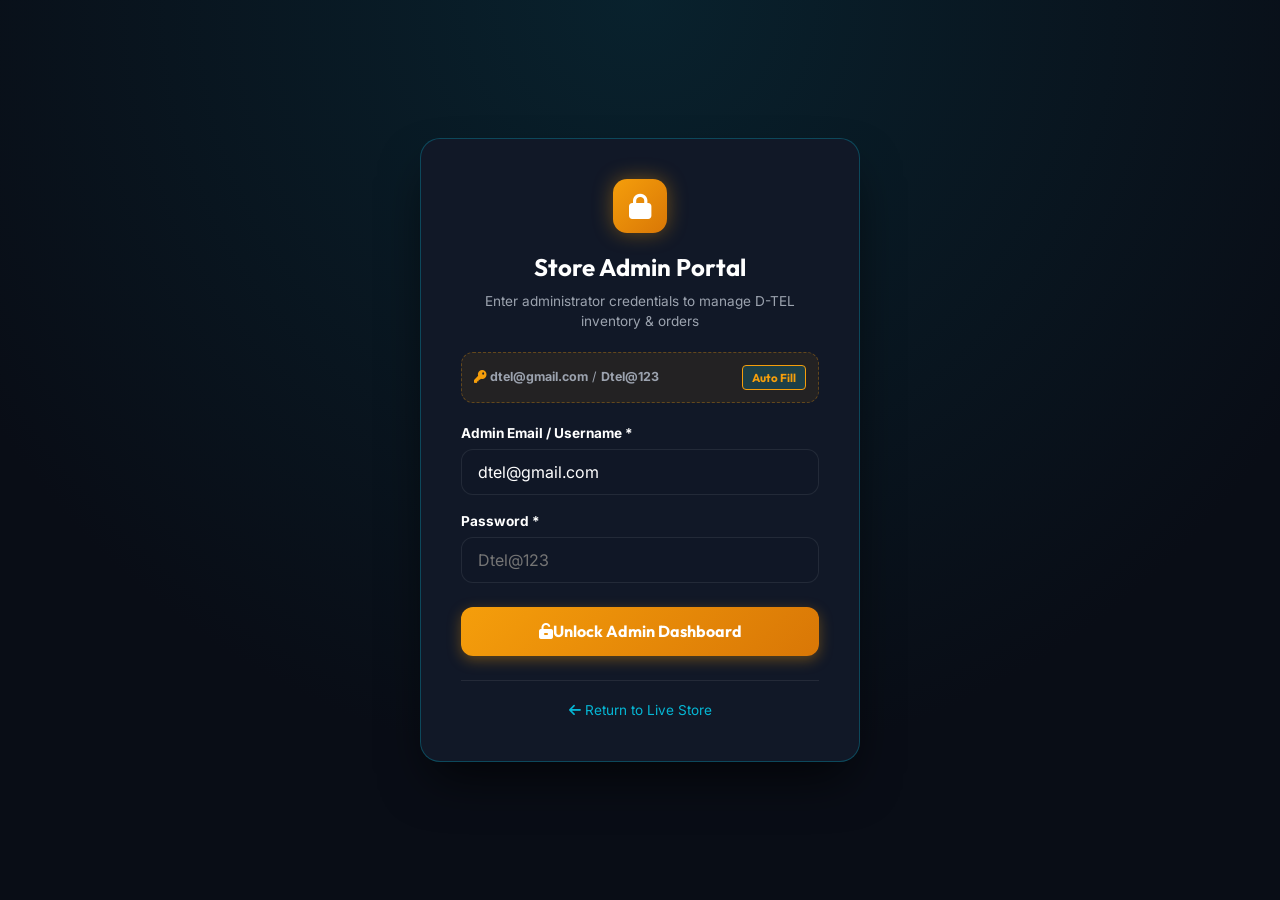
<file: admin.html>
<!DOCTYPE html>
<html lang="en">
<head>
  <meta charset="UTF-8">
  <meta name="viewport" content="width=device-width, initial-scale=1.0, viewport-fit=cover">
  <title>D-TEL | Admin Control Dashboard</title>
  
  <!-- Font Awesome Icons -->
  <link rel="stylesheet" href="https://cdnjs.cloudflare.com/ajax/libs/font-awesome/6.5.1/css/all.min.css">
  
  <!-- Custom Stylesheet -->
  <link rel="stylesheet" href="css/styles.css?v=20261021_responsive_v1">
</head>
<body style="background:var(--bg-primary);">

  <div class="admin-layout">
    <!-- ADMIN SIDEBAR -->
    <aside class="admin-sidebar">
      <a href="index.html" class="brand-logo" style="margin-bottom:2rem; text-decoration:none; display:flex; align-items:center; gap:0.75rem;">
        <img src="images/dtel_logo.jpg" alt="D-TEL Cellular Logo" class="brand-logo-img" style="width:42px; height:42px; border-radius:50%; object-fit:cover; border:2px solid var(--accent-cyan);">
        <div>
          <span style="font-size:1.4rem; font-weight:800; color:#ffffff; line-height:1; display:block;">D-<span class="accent">TEL</span></span>
          <span style="font-size:0.7rem; font-weight:700; color:#fb7185; letter-spacing:1px; display:block; margin-top:2px;">CELLULAR</span>
        </div>
      </a>

      <div class="admin-nav">
        <a href="admin.html" class="admin-nav-item active">
          <i class="fas fa-chart-line"></i> Dashboard
        </a>
        <a href="#productsSection" class="admin-nav-item">
          <i class="fas fa-boxes"></i> Inventory Catalog
        </a>
        <a href="#ordersSection" class="admin-nav-item">
          <i class="fas fa-shopping-bag"></i> Customer Orders
        </a>
        <a href="#customersSection" class="admin-nav-item">
          <i class="fas fa-users"></i> Customer Accounts
        </a>
        <a href="#storeSettingsSection" class="admin-nav-item">
          <i class="fas fa-map-marked-alt"></i> Store & Location Settings
        </a>
        <a href="index.html" class="admin-nav-item" style="margin-top:auto; color:var(--accent-cyan);">
          <i class="fas fa-store"></i> View Live Store
        </a>
        <a href="#" class="admin-nav-item" onclick="event.preventDefault(); Auth.logout();" style="color:var(--accent-rose);">
          <i class="fas fa-sign-out-alt"></i> Sign Out Admin
        </a>
      </div>
    </aside>

    <!-- ADMIN MAIN CONTENT -->
    <main class="admin-main">
      <div style="display:flex; justify-content:space-between; align-items:center; margin-bottom:2rem; flex-wrap:wrap; gap:1rem;">
        <div>
          <h1>Store Control Dashboard</h1>
          <p style="color:var(--text-muted); font-size:0.9rem;">ICT2142 E-Business Systems - Inventory & Order Operations Panel</p>
        </div>
        <button class="btn-primary" onclick="window.openAddProductModal()">
          <i class="fas fa-plus-circle"></i> Add New Product
        </button>
      </div>

      <!-- KPI STATS CARDS -->
      <div class="stats-grid">
        <div class="stat-card">
          <div class="stat-icon"><i class="fas fa-wallet"></i></div>
          <div>
            <div style="font-size:0.8rem; color:var(--text-muted); text-transform:uppercase;">Total Sales Revenue</div>
            <div class="stat-number" id="statRevenue">LKR 0</div>
          </div>
        </div>

        <div class="stat-card">
          <div class="stat-icon" style="background:rgba(59, 130, 246, 0.15); color:var(--accent-blue);"><i class="fas fa-shopping-cart"></i></div>
          <div>
            <div style="font-size:0.8rem; color:var(--text-muted); text-transform:uppercase;">Total Orders</div>
            <div class="stat-number" id="statOrders">0</div>
          </div>
        </div>

        <div class="stat-card">
          <div class="stat-icon" style="background:rgba(16, 185, 129, 0.15); color:var(--accent-green);"><i class="fas fa-mobile-alt"></i></div>
          <div>
            <div style="font-size:0.8rem; color:var(--text-muted); text-transform:uppercase;">Active Listings</div>
            <div class="stat-number" id="statProducts">0</div>
          </div>
        </div>

        <div class="stat-card">
          <div class="stat-icon" style="background:rgba(244, 63, 94, 0.15); color:var(--accent-rose);"><i class="fas fa-exclamation-triangle"></i></div>
          <div>
            <div style="font-size:0.8rem; color:var(--text-muted); text-transform:uppercase;">Out of Stock Alerts</div>
            <div class="stat-number" id="statOutOfStock">0</div>
          </div>
        </div>
      </div>

      <!-- PERSISTENT OUT-OF-STOCK NOTIFICATIONS (ADMIN ONLY) -->
      <section id="stockAlertPanel" aria-live="polite" style="display:none; margin:0 0 2rem; border:1px solid rgba(244,63,94,0.45); background:rgba(244,63,94,0.08); border-radius:16px; padding:1rem 1.15rem; box-shadow:0 8px 28px rgba(0,0,0,0.16);">
        <div style="display:flex; align-items:flex-start; gap:0.85rem;">
          <div style="width:40px; height:40px; border-radius:12px; display:flex; align-items:center; justify-content:center; background:rgba(244,63,94,0.16); color:var(--accent-rose); flex:none;">
            <i class="fas fa-bell"></i>
          </div>
          <div style="flex:1; min-width:0;">
            <div style="display:flex; align-items:center; justify-content:space-between; gap:1rem; flex-wrap:wrap;">
              <div>
                <h3 style="margin:0; color:#fff; font-size:1rem;">Stock Notifications</h3>
                <p style="margin:0.2rem 0 0; color:var(--text-muted); font-size:0.8rem;">These alerts stay here until the product stock is updated above 0.</p>
              </div>
              <span id="stockAlertCount" class="status-pill out-of-stock">0 Out of Stock</span>
            </div>
            <div id="stockAlertList" style="margin-top:0.8rem; display:grid; gap:0.5rem;"></div>
          </div>
        </div>
      </section>

      <!-- PRODUCT INVENTORY MANAGEMENT TABLE -->
      <div id="productsSection" style="margin-bottom:3rem;">
        <div style="display:flex; justify-content:space-between; align-items:center; margin-bottom:1rem;">
          <h2>Product Inventory Management</h2>
          <button class="btn-secondary" onclick="window.openAddProductModal()"><i class="fas fa-plus"></i> Add Item</button>
        </div>

        <div class="table-responsive">
          <table class="data-table">
            <thead>
              <tr>
                <th>Product Details</th>
                <th>Connector / Specs</th>
                <th>Price</th>
                <th>Stock Status</th>
                <th>Management Actions</th>
              </tr>
            </thead>
            <tbody id="adminProductsTable">
              <!-- Rendered dynamically -->
            </tbody>
          </table>
        </div>
      </div>

      <!-- CUSTOMER ORDERS TABLE -->
      <div id="ordersSection" style="margin-bottom:3rem;">
        <div style="display:flex; justify-content:space-between; align-items:center; margin-bottom:1rem; flex-wrap:wrap; gap:1rem;">
          <div>
            <h2>Customer Orders & Fulfillment</h2>
            <p style="color:var(--text-muted); font-size:0.85rem;">View order submissions, customer contact info, delivery address & update payment/shipping status</p>
          </div>
          <div style="display:flex; gap:0.5rem; align-items:center;">
            <input type="text" id="orderSearchInput" placeholder="Search customer, phone, ID..." style="padding:0.45rem 0.85rem; font-size:0.85rem; background:var(--bg-secondary); border:1px solid var(--border-color); border-radius:var(--radius-sm); color:#fff; width:220px;" oninput="window.filterAdminOrders()">
            <button class="btn-secondary" onclick="window.refreshAdminOrders()" title="Refresh Orders from Database">
              <i class="fas fa-sync-alt"></i> Refresh
            </button>
          </div>
        </div>

        <!-- Filter tabs for order statuses -->
        <div style="display:flex; gap:0.5rem; margin-bottom:1rem; flex-wrap:wrap;">
          <button class="order-filter-pill active" onclick="window.setOrderFilter('all', this)">All Orders (<span id="countFilterAll">0</span>)</button>
          <button class="order-filter-pill" onclick="window.setOrderFilter('Pending', this)">Pending (<span id="countFilterPending">0</span>)</button>
          <button class="order-filter-pill" onclick="window.setOrderFilter('Processing', this)">Processing (<span id="countFilterProcessing">0</span>)</button>
          <button class="order-filter-pill" onclick="window.setOrderFilter('Shipped', this)">Shipped (<span id="countFilterShipped">0</span>)</button>
          <button class="order-filter-pill" onclick="window.setOrderFilter('Completed', this)">Completed (<span id="countFilterCompleted">0</span>)</button>
          <button class="order-filter-pill" onclick="window.setOrderFilter('Cancelled', this)">Cancelled (<span id="countFilterCancelled">0</span>)</button>
        </div>

        <div class="table-responsive">
          <table class="data-table">
            <thead>
              <tr>
                <th>Order #</th>
                <th>Date & Time</th>
                <th>Customer Name & Contact</th>
                <th>Delivery Address</th>
                <th>Items Ordered</th>
                <th>Total</th>
                <th>Payment</th>
                <th>Status Control</th>
                <th>Actions</th>
              </tr>
            </thead>
            <tbody id="adminOrdersTable">
              <!-- Rendered dynamically -->
            </tbody>
          </table>
        </div>
      </div>

      <!-- CUSTOMER ACCOUNTS / READ-ONLY DIRECTORY -->
      <div id="customersSection" style="margin-bottom:3rem; background:var(--bg-secondary); border:1px solid var(--border-color); border-radius:var(--radius-lg); padding:2rem; box-shadow:0 8px 32px rgba(0,0,0,0.3);">
        <div style="display:flex; justify-content:space-between; align-items:center; margin-bottom:1.25rem; gap:1rem; flex-wrap:wrap;">
          <div>
            <h2 style="display:flex; align-items:center; gap:0.6rem; margin-bottom:0.25rem;">
              <i class="fas fa-users" style="color:var(--accent-blue);"></i> Registered Customer Accounts
            </h2>
            <p style="color:var(--text-muted); font-size:0.85rem;">View customer accounts registered on the D-TEL website. Customer details are display-only here; they cannot be edited or deleted from this panel.</p>
          </div>
          <div style="display:flex; gap:0.75rem; align-items:center; flex-wrap:wrap;">
            <span id="adminCustomerCount" style="background:rgba(59,130,246,.12); color:var(--accent-blue); border:1px solid rgba(59,130,246,.25); padding:.45rem .8rem; border-radius:999px; font-weight:700; font-size:.82rem;">0 Customers</span>
            <button class="btn-secondary" type="button" onclick="window.refreshAdminCustomers()"><i class="fas fa-sync-alt"></i> Refresh</button>
          </div>
        </div>
        <div style="display:flex; gap:.75rem; margin-bottom:1rem; flex-wrap:wrap;">
          <input id="customerSearchInput" type="text" placeholder="Search name, email or phone..." oninput="window.filterAdminCustomers()" style="padding:.6rem .85rem; flex:1; min-width:240px; background:var(--bg-primary); border:1px solid var(--border-color); border-radius:var(--radius-sm); color:#fff;">
        </div>
        <div class="table-responsive">
          <table class="data-table">
            <thead>
              <tr>
                <th>ID</th>
                <th>Customer</th>
                <th>Email</th>
                <th>Phone</th>
                <th>Address</th>
                <th>Registered</th>
                <th>Orders</th>
                <th>Action</th>
              </tr>
            </thead>
            <tbody id="adminCustomersTable">
              <tr><td colspan="8" style="text-align:center; color:var(--text-muted); padding:2rem;">Loading customer accounts...</td></tr>
            </tbody>
          </table>
        </div>
      </div>

      <!-- STORE & LOCATION SETTINGS SECTION -->
      <div id="storeSettingsSection" style="margin-bottom:3rem; background:var(--bg-secondary); border:1px solid var(--border-color); border-radius:var(--radius-lg); padding:2rem; box-shadow:0 8px 32px rgba(0,0,0,0.3);">
        <div style="display:flex; justify-content:space-between; align-items:center; margin-bottom:1.5rem; flex-wrap:wrap; gap:1rem;">
          <div>
            <h2 style="display:flex; align-items:center; gap:0.6rem; margin-bottom:0.25rem;">
              <i class="fas fa-store-alt" style="color:var(--accent-cyan);"></i> Store Details & Location Management
            </h2>
            <p style="color:var(--text-muted); font-size:0.85rem;">Update store address, phone numbers, email, opening hours & Google Maps location pin live across website</p>
          </div>
          <span style="background:rgba(6, 182, 212, 0.15); color:var(--accent-cyan); border:1px solid rgba(6, 182, 212, 0.3); padding:0.35rem 0.85rem; border-radius:var(--radius-full); font-size:0.8rem; font-weight:700;">
            <i class="fas fa-broadcast-tower"></i> Live Store Sync
          </span>
        </div>

        <form id="storeSettingsForm" onsubmit="window.handleSaveStoreSettings(event)">
          <div style="display:grid; grid-template-columns:repeat(auto-fit, minmax(280px, 1fr)); gap:1.25rem; margin-bottom:1.5rem;">
            <div>
              <label style="font-size:0.85rem; font-weight:700; color:#fff; display:block; margin-bottom:0.4rem;"><i class="fas fa-signature" style="color:var(--accent-blue);"></i> Store Name</label>
              <input type="text" id="settingStoreName" class="form-input" required placeholder="D-TEL Cellular">
            </div>

            <div>
              <label style="font-size:0.85rem; font-weight:700; color:#fff; display:block; margin-bottom:0.4rem;"><i class="fas fa-phone-alt" style="color:var(--accent-green);"></i> Primary Phone Number</label>
              <input type="text" id="settingPhone" class="form-input" required placeholder="070 194 8371">
            </div>

            <div>
              <label style="font-size:0.85rem; font-weight:700; color:#fff; display:block; margin-bottom:0.4rem;"><i class="fab fa-whatsapp" style="color:#22c55e;"></i> WhatsApp Ordering Number</label>
              <input type="text" id="settingWhatsapp" class="form-input" required placeholder="0701948371">
            </div>

            <div>
              <label style="font-size:0.85rem; font-weight:700; color:#fff; display:block; margin-bottom:0.4rem;"><i class="fas fa-envelope" style="color:var(--accent-amber);"></i> Official Contact Email</label>
              <input type="email" id="settingEmail" class="form-input" required placeholder="dtel@gmail.com">
            </div>

            <div style="grid-column: 1 / -1;">
              <label style="font-size:0.85rem; font-weight:700; color:#fff; display:block; margin-bottom:0.4rem;"><i class="fas fa-map-marker-alt" style="color:var(--accent-rose);"></i> Store Physical Address</label>
              <input type="text" id="settingAddress" class="form-input" required placeholder="2nd Road, Piliyandala, Sri Lanka" oninput="window.updateAdminMapPreviewFromInput()">
            </div>

            <div>
              <label style="font-size:0.85rem; font-weight:700; color:#fff; display:block; margin-bottom:0.4rem;"><i class="fas fa-clock" style="color:var(--accent-cyan);"></i> Business Opening Hours</label>
              <input type="text" id="settingHours" class="form-input" required placeholder="Mon - Sat: 9:00 AM - 8:30 PM | Sunday: 10:00 AM - 6:00 PM">
            </div>

            <div>
              <label style="font-size:0.85rem; font-weight:700; color:#fff; display:block; margin-bottom:0.4rem;"><i class="fas fa-globe-asia" style="color:var(--accent-blue);"></i> City / Region</label>
              <input type="text" id="settingCity" class="form-input" required placeholder="Piliyandala, Colombo District">
            </div>
          </div>

          <!-- MAP PREVIEW & LOCATION SECTION -->
          <div style="margin-bottom:1.5rem; background:var(--bg-primary); border:1px solid var(--border-color); border-radius:var(--radius-md); padding:1.25rem;">
            <div style="display:flex; justify-content:space-between; align-items:center; margin-bottom:1rem; flex-wrap:wrap; gap:0.5rem;">
              <h4 style="color:#fff; font-size:0.95rem; display:flex; align-items:center; gap:0.5rem; margin:0;">
                <i class="fas fa-map-pin" style="color:var(--accent-rose);"></i> Interactive Location & Google Maps Preview
              </h4>
              <span style="font-size:0.8rem; color:var(--text-muted);">Updates in real-time when address or city is edited</span>
            </div>

            <!-- Map Iframe container -->
            <div style="border-radius:10px; overflow:hidden; border:1px solid var(--border-color); height:280px; width:100%; position:relative;">
              <iframe id="settingMapIframe" width="100%" height="100%" style="border:0;" allowfullscreen="" loading="lazy" referrerpolicy="no-referrer-when-downgrade" src="https://maps.google.com/maps?q=2nd%20Road,%20Piliyandala,%20Sri%20Lanka&t=&z=14&ie=UTF8&iwloc=&output=embed"></iframe>
            </div>
            
            <div style="display:flex; gap:0.75rem; margin-top:1rem; align-items:center; flex-wrap:wrap;">
              <button type="button" class="btn-secondary" onclick="window.refreshAdminMapPreview()" style="font-size:0.85rem; padding:0.5rem 1rem;">
                <i class="fas fa-sync-alt"></i> Refresh Map Location Pin
              </button>
              <a id="settingLiveMapLink" href="https://maps.google.com/?q=2nd+Road,+Piliyandala,+Sri+Lanka" target="_blank" class="btn-secondary" style="font-size:0.85rem; padding:0.5rem 1rem; color:var(--accent-cyan); text-decoration:none;">
                <i class="fas fa-external-link-alt"></i> Open in Google Maps
              </a>
            </div>
          </div>

          <!-- SUBMIT ACTION -->
          <div style="display:flex; justify-content:flex-end; gap:1rem; align-items:center; flex-wrap:wrap;">
            <span id="saveStoreSettingsAlert" style="font-size:0.9rem; font-weight:700; color:var(--accent-green); display:none;">
              <i class="fas fa-check-circle"></i> Store settings saved & applied across website!
            </span>
            <button type="submit" id="saveStoreSettingsBtn" class="btn-primary" style="padding:0.75rem 2rem; font-size:0.95rem; font-weight:700; display:inline-flex; align-items:center; gap:0.5rem;">
              <i class="fas fa-save"></i> Save Store Information & Location
            </button>
          </div>
        </form>
      </div>

    </main>
  </div>

  <!-- ADD / EDIT PRODUCT MODAL -->
  <div class="modal-overlay" id="productModalOverlay">
    <div class="modal-card"></div>
  </div>

  <!-- CUSTOMER ORDER FULL DETAILS & FULFILLMENT MODAL -->
  <div class="modal-overlay" id="orderDetailsModalOverlay">
    <div class="modal-card" style="max-width:860px; width:95%; max-height:92vh; overflow-y:auto; padding:2rem;"></div>
  </div>

  <style>

    .customer-readonly-field { background:var(--bg-primary); border:1px solid var(--border-color); border-radius:12px; padding:.85rem 1rem; }
    .customer-readonly-field small { display:block; color:var(--text-muted); font-size:.72rem; text-transform:uppercase; letter-spacing:.05em; margin-bottom:.3rem; }
    .customer-readonly-field strong { display:block; color:#fff; font-size:.9rem; font-weight:700; overflow-wrap:anywhere; }
    .order-filter-pill {
      background: rgba(255, 255, 255, 0.05);
      border: 1px solid var(--border-color);
      color: var(--text-muted);
      padding: 0.35rem 0.85rem;
      border-radius: var(--radius-full);
      font-size: 0.8rem;
      font-weight: 600;
      cursor: pointer;
      transition: all 0.2s ease;
    }
    .order-filter-pill:hover, .order-filter-pill.active {
      background: var(--accent-cyan);
      color: #040814;
      border-color: var(--accent-cyan);
      box-shadow: 0 0 12px rgba(6, 182, 212, 0.3);
    }
  </style>

  <!-- Core Data & Admin Scripts -->
  <script src="js/data.js?v=20261018_v6"></script>
  <script src="js/api-client.js?v=20261018_v6"></script>
  <script src="js/auth.js?v=20261018_v6"></script>
  <script src="js/admin.js?v=20261018_v6"></script>
</body>
</html>
</file>
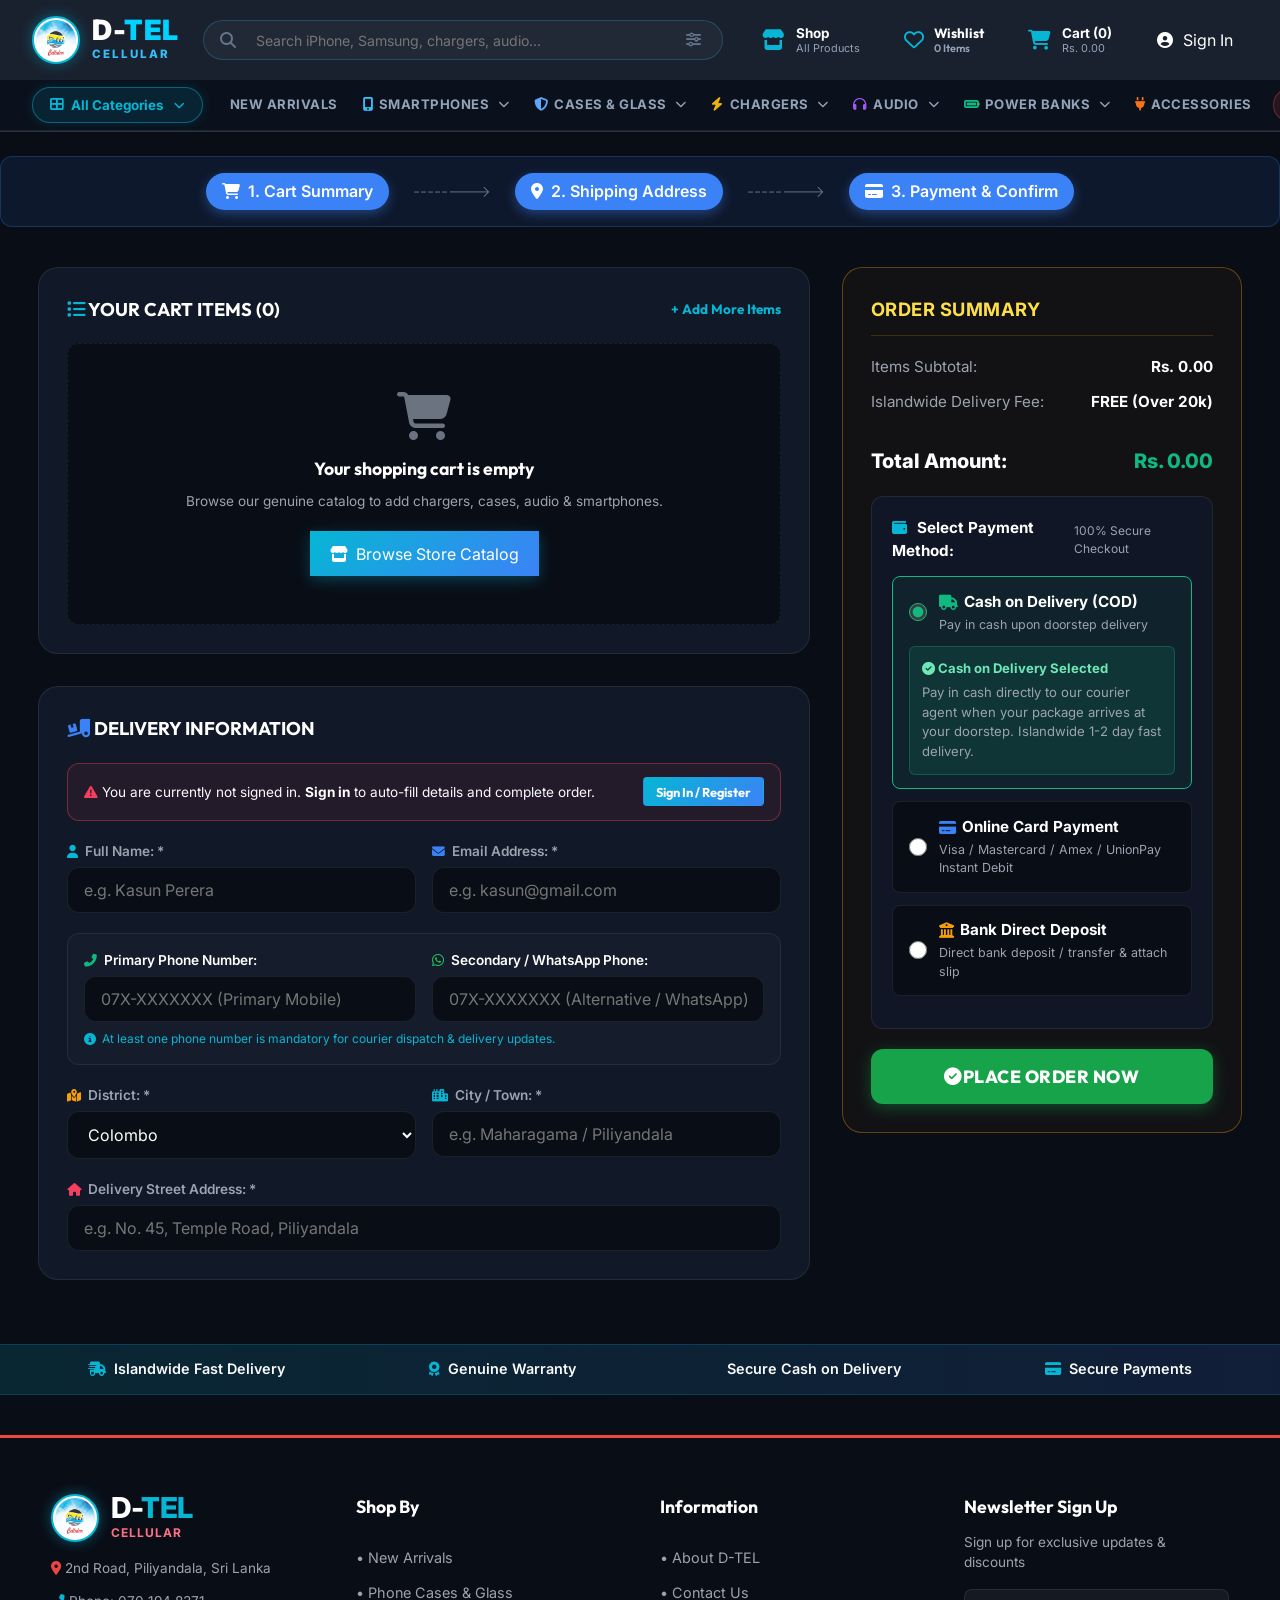
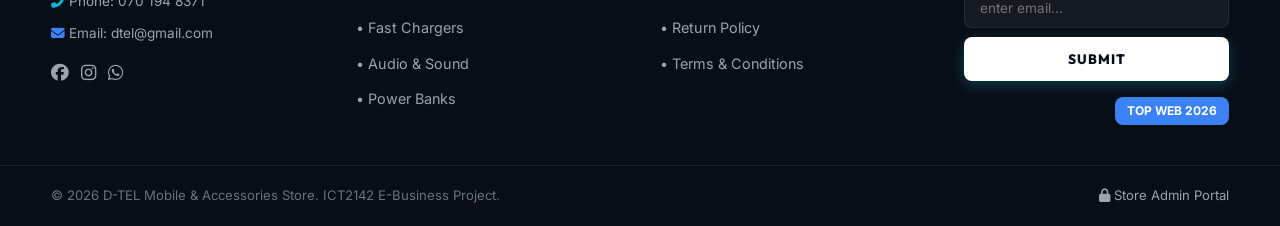
<file: checkout.html>
<!DOCTYPE html>
<html lang="en">
<head>
  <meta charset="UTF-8">
  <meta name="viewport" content="width=device-width, initial-scale=1.0, viewport-fit=cover">
  <title>D-TEL | Checkout & Payment</title>
  <meta name="description" content="Complete your mobile accessories order with Cash on Delivery, Online Payment or Bank Transfer at D-TEL.">
  
  <!-- Font Awesome 6 Icons -->
  <link rel="stylesheet" href="https://cdnjs.cloudflare.com/ajax/libs/font-awesome/6.5.1/css/all.min.css">
  
  <!-- Main Stylesheet -->
  <link rel="stylesheet" href="css/styles.css?v=20261021_responsive_v1">
</head>
<body>

  <!-- TOP HEADER BAR (Modern Structure) -->
  <header class="header-sticky">
    <div class="nav-container">

      <!-- Store Logo: D-TEL Cellular -->
      <a href="index.html" class="brand-logo" id="brandLogoLink">
        <img src="images/dtel_logo.jpg" alt="D-TEL Cellular Logo" class="brand-logo-img">
        <div>
          <span style="font-size:1.75rem; font-weight:900; color:#ffffff; line-height:1; display:block; letter-spacing:0.5px;">D-<span style="color:#00d2ff;">TEL</span></span>
          <span style="font-size:0.72rem; font-weight:800; color:#38bdf8; letter-spacing:2px; display:block; margin-top:2px;">CELLULAR</span>
        </div>
      </a>

      <!-- Search Bar with Live Dropdown & Filter Icon -->
      <div class="search-bar-wrap-modern" id="searchBarWrapper">
        <i class="fas fa-search" style="color:#64748b; margin-right:0.65rem;"></i>
        <input type="text" id="searchInput" placeholder="Search iPhone, Samsung, chargers, audio..." aria-label="Search Products" autocomplete="off">
        <i class="fas fa-sliders-h search-filter-icon" title="Filter Products" onclick="window.location.href='shop.html'"></i>
        <!-- Live Search Dropdown -->
        <div id="searchDropdown" style="
          display:none; position:absolute; top:calc(100% + 6px); left:0; right:0;
          background:#131927; border:1px solid rgba(56,189,248,0.25); border-radius:12px;
          box-shadow:0 16px 40px rgba(0,0,0,0.6); z-index:9999; max-height:380px;
          overflow-y:auto; padding:0.4rem 0;
        "></div>
      </div>

      <!-- Header Actions (Modern 2-Line Action Items) -->
      <div class="nav-actions">
        <a href="shop.html" class="nav-action-item" title="Shop Catalog">
          <span class="nav-action-icon"><i class="fas fa-store"></i></span>
          <span class="nav-action-text">
            <span class="nav-action-title">Shop</span>
            <span class="nav-action-sub">All Products</span>
          </span>
        </a>

        <button class="nav-action-item wishlist-trigger" title="Wishlist" style="background:none; border:none; cursor:pointer;">
          <span class="nav-action-icon">
            <i class="far fa-heart"></i>
            <span class="badge-count wishlist-badge-count" style="display:none;">0</span>
          </span>
          <span class="nav-action-text">
            <span class="nav-action-title">Wishlist</span>
            <span class="nav-action-sub"><span class="wishlist-badge-count-text">0</span> Items</span>
          </span>
        </button>

        <a href="checkout.html" class="nav-action-item active cart-trigger" title="Shopping Cart">
          <span class="nav-action-icon">
            <i class="fas fa-shopping-cart"></i>
            <span class="badge-count cart-badge-count" style="display:none;">0</span>
          </span>
          <span class="nav-action-text">
            <span class="nav-action-title">Cart (<span class="cart-count-num">0</span>)</span>
            <span class="nav-action-sub" id="headerCartTotal">Rs. 0.00</span>
          </span>
        </a>

        <a href="admin.html" class="nav-action-item" title="Sign In / Admin Portal">
          <span class="nav-action-icon"><i class="fas fa-user-circle"></i></span>
          <span class="nav-action-text">
            <span class="nav-action-title">My Account</span>
            <span class="nav-action-sub">Sign In</span>
          </span>
        </a>
      </div>

    </div>

    <!-- NAVIGATION LINKS BAR WITH HOVER DROPDOWN (1st Image Request) -->
    <nav class="sub-nav-bar">
      <div class="sub-nav-container">

        <!-- All Categories Pill Button -->
        <a href="shop.html" class="all-categories-pill">
          <i class="fas fa-th-large"></i> All Categories <i class="fas fa-chevron-down" style="font-size:0.68rem; margin-left:2px;"></i>
        </a>

        <!-- New Arrivals Link -->
        <a href="shop.html?sort=newest" class="sub-nav-link sub-nav-link-sparkle">
          <i class="fas fa-sparkles" style="color:#00d2ff;"></i> New Arrivals
        </a>

        <!-- Smartphones Dropdown -->
        <div class="nav-dropdown">
          <a href="shop.html?category=Smartphones" class="sub-nav-link">
            <i class="fas fa-mobile-alt" style="font-size:0.85rem; color:#38bdf8;"></i> Smartphones <i class="fas fa-chevron-down" style="font-size:0.7rem; margin-left:3px;"></i>
          </a>
          <div class="dropdown-menu">
            <a href="shop.html?category=Smartphones&brand=Apple"><i class="fab fa-apple" style="color:#ffffff;"></i> Apple iPhone</a>
            <a href="shop.html?category=Smartphones&brand=Samsung"><i class="fas fa-mobile-alt" style="color:#38bdf8;"></i> Samsung Galaxy</a>
            <a href="shop.html?category=Smartphones&brand=Xiaomi"><i class="fas fa-bolt" style="color:#f97316;"></i> Xiaomi</a>
            <a href="shop.html?category=Smartphones&brand=Google"><i class="fab fa-google" style="color:#34a853;"></i> Google Pixel</a>
            <a href="shop.html?category=Smartphones" style="border-top:1px solid rgba(255,255,255,0.07); margin-top:4px; padding-top:10px;"><i class="fas fa-th-large" style="color:#38bdf8;"></i> All Smartphones</a>
          </div>
        </div>

        <!-- Cases & Glass Dropdown -->
        <div class="nav-dropdown">
          <a href="shop.html?category=Covers" class="sub-nav-link">
            <i class="fas fa-shield-alt" style="font-size:0.85rem; color:#60a5fa;"></i> Cases & Glass <i class="fas fa-chevron-down" style="font-size:0.7rem; margin-left:3px;"></i>
          </a>
          <div class="dropdown-menu">
            <a href="shop.html?category=Covers&tier=Super+D"><i class="fas fa-crown" style="color:#fb7185;"></i> 👑 Super D (Best Quality)</a>
            <a href="shop.html?category=Covers&tier=HD%2B"><i class="fas fa-star" style="color:#60a5fa;"></i> ⭐ HD+ (High Quality)</a>
            <a href="shop.html?category=Covers&tier=MTB"><i class="fas fa-shield-alt" style="color:#34d399;"></i> 🛡️ MTB (Standard Matte)</a>
            <a href="shop.html?category=Covers&brand=Apple"><i class="fab fa-apple"></i> MagSafe Cases</a>
          </div>
        </div>

        <!-- Dropdown 2: CHARGERS -->
        <div class="nav-dropdown">
          <a href="shop.html?category=Chargers" class="sub-nav-link">
            <i class="fas fa-bolt" style="font-size:0.85rem; color:#eab308;"></i> Chargers <i class="fas fa-chevron-down" style="font-size:0.7rem; margin-left:3px;"></i>
          </a>
          <div class="dropdown-menu">
            <a href="shop.html?category=Chargers&sub=Fast"><i class="fas fa-bolt"></i> 20W Fast Chargers</a>
            <a href="shop.html?category=Chargers&sub=GaN"><i class="fas fa-plug"></i> GaN Adapters</a>
            <a href="shop.html?category=Chargers&sub=Cable"><i class="fas fa-charging-station"></i> Type-C & Lightning Cables</a>
          </div>
        </div>

        <!-- Dropdown 3: AUDIO -->
        <div class="nav-dropdown">
          <a href="shop.html?category=Audio" class="sub-nav-link">
            <i class="fas fa-headphones" style="font-size:0.85rem; color:#a855f7;"></i> Audio <i class="fas fa-chevron-down" style="font-size:0.7rem; margin-left:3px;"></i>
          </a>
          <div class="dropdown-menu">
            <a href="shop.html?category=Audio&sub=Earbuds"><i class="fas fa-headphones-alt"></i> Wireless Earbuds</a>
            <a href="shop.html?category=Audio&sub=Bluetooth"><i class="fas fa-broadcast-tower"></i> Bluetooth Speakers</a>
            <a href="shop.html?category=Audio&sub=Handsfree"><i class="fas fa-headset"></i> Wired Handsfree</a>
          </div>
        </div>

        <!-- Dropdown 4: POWER BANKS -->
        <div class="nav-dropdown">
          <a href="shop.html?category=Power" class="sub-nav-link">
            <i class="fas fa-battery-full" style="font-size:0.85rem; color:#10b981;"></i> Power Banks <i class="fas fa-chevron-down" style="font-size:0.7rem; margin-left:3px;"></i>
          </a>
          <div class="dropdown-menu">
            <a href="shop.html?category=Power&sub=10000mAh"><i class="fas fa-battery-half"></i> 10000 mAh</a>
            <a href="shop.html?category=Power&sub=20000mAh"><i class="fas fa-battery-full"></i> 20000 mAh & Above</a>
            <a href="shop.html?category=Power&sub=Wireless"><i class="fas fa-rss"></i> MagSafe Power Banks</a>
          </div>
        </div>

        <a href="shop.html?category=Accessories" class="sub-nav-link">
          <i class="fas fa-plug" style="font-size:0.85rem; color:#f97316;"></i> Accessories
        </a>

        <!-- SALE Pill (Right aligned) -->
        <a href="shop.html?sale=true" class="sale-badge-pill">
          <span class="sale-tag">% SALE</span>
          <span>Up to 50% Off</span>
        </a>

      </div>
    </nav>
  </header>

  <!-- STEP NAVIGATION BAR -->
  <div class="checkout-stepper">
    <div class="stepper-step active" id="step1">
      <i class="fas fa-shopping-cart"></i> 1. Cart Summary
    </div>
    <span class="stepper-arrow">--------></span>
    <div class="stepper-step active" id="step2">
      <i class="fas fa-map-marker-alt"></i> 2. Shipping Address
    </div>
    <span class="stepper-arrow">--------></span>
    <div class="stepper-step active" id="step3">
      <i class="fas fa-credit-card"></i> 3. Payment & Confirm
    </div>
  </div>

  <!-- MAIN CHECKOUT CONTAINER -->
  <main class="checkout-main-grid">
    
    <!-- LEFT COLUMN: Cart Items & Delivery Information Form -->
    <div>
      
      <!-- 1. YOUR CART ITEMS Container -->
      <section style="background:var(--bg-secondary); border:1px solid var(--border-color); border-radius:var(--radius-lg); padding:1.75rem; margin-bottom:2rem;">
        <h3 style="font-size:1.15rem; color:#ffffff; margin-bottom:1.25rem; display:flex; justify-content:space-between; align-items:center;">
          <span><i class="fas fa-list" style="color:var(--accent-cyan);"></i> YOUR CART ITEMS (<span id="checkoutCartCount">2</span>)</span>
          <a href="shop.html" style="font-size:0.85rem; color:var(--accent-cyan);">+ Add More Items</a>
        </h3>

        <!-- Cart Items List Container -->
        <div id="checkoutCartList" style="display:flex; flex-direction:column; gap:1rem;">
          <!-- Dynamically Rendered by JS -->
        </div>
      </section>

      <!-- 2. DELIVERY INFORMATION Container -->
      <section style="background:var(--bg-secondary); border:1px solid var(--border-color); border-radius:var(--radius-lg); padding:1.75rem;">
        <h3 style="font-size:1.15rem; color:#ffffff; margin-bottom:1.25rem;">
          <i class="fas fa-truck-ramp-box" style="color:var(--accent-blue);"></i> DELIVERY INFORMATION
        </h3>

        <!-- Customer Auth Status Banner in Checkout -->
        <div id="checkoutAuthStatusBanner" style="background:rgba(6,182,212,0.08); border:1px solid rgba(6,182,212,0.3); border-radius:var(--radius-md); padding:0.85rem 1rem; margin-bottom:1.25rem; display:flex; align-items:center; justify-content:space-between; flex-wrap:wrap; gap:0.5rem; font-size:0.85rem;">
          <div id="checkoutAuthText" style="color:var(--text-main);">
            <i class="fas fa-user-circle" style="color:var(--accent-cyan);"></i> Checking login status...
          </div>
          <button type="button" id="checkoutAuthActionBtn" class="demo-fill-btn" onclick="Auth.openModal('customer', () => renderCheckoutUserDetails())" style="font-size:0.8rem; padding:0.35rem 0.75rem; display:none;">
            Sign In with Password
          </button>
        </div>

        <form id="checkoutDeliveryForm" style="display:flex; flex-direction:column; gap:1.25rem;">
          
          <!-- Row 1: Full Name & Email Address (Separate Fields) -->
          <div style="display:grid; grid-template-columns:repeat(auto-fit, minmax(240px, 1fr)); gap:1rem;">
            <div>
              <label style="font-size:0.85rem; font-weight:600; color:var(--text-muted); display:block; margin-bottom:0.35rem;">
                <i class="fas fa-user" style="color:var(--accent-cyan); font-size:0.8rem; margin-right:4px;"></i> Full Name: *
              </label>
              <input type="text" id="custName" placeholder="e.g. Kasun Perera" required style="background:var(--bg-primary);">
            </div>
            <div>
              <label style="font-size:0.85rem; font-weight:600; color:var(--text-muted); display:block; margin-bottom:0.35rem;">
                <i class="fas fa-envelope" style="color:var(--accent-blue); font-size:0.8rem; margin-right:4px;"></i> Email Address: *
              </label>
              <input type="email" id="custEmail" placeholder="e.g. kasun@gmail.com" required style="background:var(--bg-primary);">
            </div>
          </div>

          <!-- Row 2: 2 Phone Numbers (At least one required) -->
          <div style="background:rgba(255,255,255,0.02); border:1px solid rgba(255,255,255,0.07); border-radius:var(--radius-md); padding:1rem;">
            <div style="display:grid; grid-template-columns:repeat(auto-fit, minmax(220px, 1fr)); gap:1rem;">
              <div>
                <label style="font-size:0.85rem; font-weight:600; color:#ffffff; display:block; margin-bottom:0.35rem;">
                  <i class="fas fa-phone-alt" style="color:var(--accent-green); font-size:0.8rem; margin-right:4px;"></i> Primary Phone Number:
                </label>
                <input type="tel" id="custPhone" placeholder="07X-XXXXXXX (Primary Mobile)" style="background:var(--bg-primary);">
              </div>
              <div>
                <label style="font-size:0.85rem; font-weight:600; color:#ffffff; display:block; margin-bottom:0.35rem;">
                  <i class="fab fa-whatsapp" style="color:#22c55e; font-size:0.85rem; margin-right:4px;"></i> Secondary / WhatsApp Phone:
                </label>
                <input type="tel" id="custPhone2" placeholder="07X-XXXXXXX (Alternative / WhatsApp)" style="background:var(--bg-primary);">
              </div>
            </div>
            <div style="font-size:0.75rem; color:var(--accent-cyan); margin-top:0.5rem; display:flex; align-items:center; gap:0.35rem;">
              <i class="fas fa-info-circle"></i> At least one phone number is mandatory for courier dispatch & delivery updates.
            </div>
          </div>

          <!-- Row 3: District & City -->
          <div style="display:grid; grid-template-columns:repeat(auto-fit, minmax(220px, 1fr)); gap:1rem;">
            <div>
              <label style="font-size:0.85rem; font-weight:600; color:var(--text-muted); display:block; margin-bottom:0.35rem;">
                <i class="fas fa-map-marked-alt" style="color:var(--accent-amber); font-size:0.8rem; margin-right:4px;"></i> District: *
              </label>
              <select id="custDistrict" required style="background:var(--bg-primary);">
                <option value="Colombo">Colombo</option>
                <option value="Matara">Matara</option>
                <option value="Galle">Galle</option>
                <option value="Kandy">Kandy</option>
                <option value="Gampaha">Gampaha</option>
                <option value="Kalutara">Kalutara</option>
                <option value="Kurunegala">Kurunegala</option>
                <option value="Anuradhapura">Anuradhapura</option>
                <option value="Ratnapura">Ratnapura</option>
                <option value="Badulla">Badulla</option>
                <option value="Hambantota">Hambantota</option>
              </select>
            </div>
            <div>
              <label style="font-size:0.85rem; font-weight:600; color:var(--text-muted); display:block; margin-bottom:0.35rem;">
                <i class="fas fa-city" style="color:var(--accent-cyan); font-size:0.8rem; margin-right:4px;"></i> City / Town: *
              </label>
              <input type="text" id="custCity" placeholder="e.g. Maharagama / Piliyandala" required style="background:var(--bg-primary);">
            </div>
          </div>

          <!-- Row 4: Delivery Address -->
          <div>
            <label style="font-size:0.85rem; font-weight:600; color:var(--text-muted); display:block; margin-bottom:0.35rem;">
              <i class="fas fa-home" style="color:var(--accent-rose); font-size:0.8rem; margin-right:4px;"></i> Delivery Street Address: *
            </label>
            <input type="text" id="custAddress" placeholder="e.g. No. 45, Temple Road, Piliyandala" required style="background:var(--bg-primary);">
          </div>

        </form>
      </section>

    </div>

    <!-- RIGHT COLUMN: Order Summary Card & Payment Options -->
    <div>
      
      <!-- ORDER SUMMARY BOX -->
      <div class="order-summary-box">
        
        <div class="order-summary-title">
          ORDER SUMMARY
        </div>

        <div class="summary-row">
          <span>Items Subtotal:</span>
          <span id="subtotalVal" style="font-weight:700; color:#ffffff;">Rs. 0.00</span>
        </div>

        <div class="summary-row">
          <span>Islandwide Delivery Fee:</span>
          <span id="deliveryVal" style="font-weight:700; color:#ffffff;">Rs. 350.00</span>
        </div>

        <div class="summary-row total">
          <span>Total Amount:</span>
          <span id="totalAmountVal" style="color:var(--accent-green);">Rs. 0.00</span>
        </div>

        <!-- PAYMENT OPTIONS CARD -->
        <div class="payment-box" style="background:rgba(17, 24, 39, 0.95); border:1px solid var(--border-color); border-radius:var(--radius-md); padding:1.25rem; margin:1.25rem 0;">
          <div style="font-weight:700; font-size:0.95rem; color:#ffffff; margin-bottom:0.85rem; display:flex; align-items:center; justify-content:space-between;">
            <span><i class="fas fa-wallet" style="color:var(--accent-cyan); margin-right:6px;"></i> Select Payment Method:</span>
            <span style="font-size:0.75rem; color:var(--text-muted); font-weight:normal;">100% Secure Checkout</span>
          </div>

          <!-- 1. Cash on Delivery (COD) -->
          <div class="payment-card-option" id="cardOptionCOD" onclick="switchPaymentMethod('COD')" style="border:1px solid var(--accent-green); background:rgba(16, 185, 129, 0.08); border-radius:var(--radius-sm); padding:0.85rem 1rem; margin-bottom:0.75rem; cursor:pointer; transition:all 0.2s ease;">
            <div style="display:flex; align-items:center; gap:0.75rem;">
              <input type="radio" name="paymentOption" id="payCOD" value="Cash on Delivery" checked style="accent-color:var(--accent-green); width:18px; height:18px; cursor:pointer;">
              <div style="flex:1;">
                <div style="font-weight:700; color:#ffffff; font-size:0.95rem; display:flex; align-items:center; gap:6px;">
                  <i class="fas fa-truck" style="color:var(--accent-green);"></i> Cash on Delivery (COD)
                </div>
                <div style="font-size:0.78rem; color:var(--text-muted); margin-top:2px;">Pay in cash upon doorstep delivery</div>
              </div>
            </div>
            <!-- COD Sub-box -->
            <div id="sectionCOD" style="margin-top:0.75rem; padding:0.75rem; background:rgba(16, 185, 129, 0.12); border:1px solid rgba(16, 185, 129, 0.3); border-radius:6px; font-size:0.82rem; color:var(--text-muted); display:block;">
              <div style="color:#6ee7b7; font-weight:700; margin-bottom:0.25rem;"><i class="fas fa-check-circle"></i> Cash on Delivery Selected</div>
              <div>Pay in cash directly to our courier agent when your package arrives at your doorstep. Islandwide 1-2 day fast delivery.</div>
            </div>
          </div>

          <!-- 2. Online Card Payment -->
          <div class="payment-card-option" id="cardOptionCard" onclick="switchPaymentMethod('Card')" style="border:1px solid var(--border-color); background:var(--bg-primary); border-radius:var(--radius-sm); padding:0.85rem 1rem; margin-bottom:0.75rem; cursor:pointer; transition:all 0.2s ease;">
            <div style="display:flex; align-items:center; gap:0.75rem;">
              <input type="radio" name="paymentOption" id="payCard" value="Online Card Payment" style="accent-color:var(--accent-cyan); width:18px; height:18px; cursor:pointer;">
              <div style="flex:1;">
                <div style="font-weight:700; color:#ffffff; font-size:0.95rem; display:flex; align-items:center; gap:6px;">
                  <i class="fas fa-credit-card" style="color:var(--accent-blue);"></i> Online Card Payment
                </div>
                <div style="font-size:0.78rem; color:var(--text-muted); margin-top:2px;">Visa / Mastercard / Amex / UnionPay Instant Debit</div>
              </div>
            </div>
            <!-- Secure PayHere Sub-box -->
            <div id="sectionCard" style="margin-top:0.85rem; padding:0.95rem; background:rgba(6,182,212,0.08); border:1px solid rgba(6,182,212,0.35); border-radius:6px; font-size:0.82rem; display:none;" onclick="event.stopPropagation()">
              <div style="color:#67e8f9; font-weight:800; font-size:0.9rem;"><i class="fas fa-shield-halved"></i> Secure PayHere Checkout</div>
              <p style="margin:.5rem 0 0;color:var(--text-muted);line-height:1.55;">Your card number, expiry date and CVV are entered only on the official PayHere secure payment page. D-TEL does not collect or store your card details.</p>
            </div>
          </div>

          <!-- 3. Bank Direct Deposit -->
          <div class="payment-card-option" id="cardOptionBank" onclick="switchPaymentMethod('Bank')" style="border:1px solid var(--border-color); background:var(--bg-primary); border-radius:var(--radius-sm); padding:0.85rem 1rem; margin-bottom:0.75rem; cursor:pointer; transition:all 0.2s ease;">
            <div style="display:flex; align-items:center; gap:0.75rem;">
              <input type="radio" name="paymentOption" id="payBank" value="Bank Transfer" style="accent-color:var(--accent-amber); width:18px; height:18px; cursor:pointer;">
              <div style="flex:1;">
                <div style="font-weight:700; color:#ffffff; font-size:0.95rem; display:flex; align-items:center; gap:6px;">
                  <i class="fas fa-university" style="color:var(--accent-amber);"></i> Bank Direct Deposit
                </div>
                <div style="font-size:0.78rem; color:var(--text-muted); margin-top:2px;">Direct bank deposit / transfer & attach slip</div>
              </div>
            </div>
            <!-- Bank Sub-box -->
            <div id="sectionBank" style="margin-top:0.85rem; padding:0.85rem; background:rgba(245, 158, 11, 0.08); border:1px solid rgba(245, 158, 11, 0.35); border-radius:6px; font-size:0.82rem; display:none;" onclick="event.stopPropagation()">
              <div style="color:#fcd34d; font-weight:700; margin-bottom:0.4rem;"><i class="fas fa-university"></i> D-TEL Official Bank Account Details</div>
              <div style="font-size:0.8rem; color:#ffffff; line-height:1.6; background:rgba(0,0,0,0.3); padding:0.6rem 0.75rem; border-radius:6px; margin-bottom:0.65rem;">
                <div>• <strong>Bank:</strong> Commercial Bank of Ceylon</div>
                <div>• <strong>Account Name:</strong> D-TEL Cellular (Pvt) Ltd</div>
                <div>• <strong>Account Number:</strong> <span style="color:var(--accent-cyan); font-weight:800; font-size:0.95rem; letter-spacing:0.5px;">8004561230</span></div>
                <div>• <strong>Branch:</strong> Matara / Colombo 03</div>
              </div>

              <!-- PDF / Image Slip Upload Dropzone -->
              <div style="border-top:1px dashed rgba(245,158,11,0.3); padding-top:0.65rem;">
                <label style="display:block; font-weight:700; color:#fde68a; margin-bottom:0.35rem; font-size:0.82rem;">
                  <i class="fas fa-file-invoice" style="margin-right:4px;"></i> Upload Deposit Slip / PDF Receipt *
                </label>
                
                <input type="file" id="bankSlipFileInput" accept=".pdf,image/*" style="display:none;" onchange="handleBankSlipUpload(this)">
                <div id="bankSlipDropzone" onclick="document.getElementById('bankSlipFileInput').click()" style="border:2px dashed rgba(245,158,11,0.5); border-radius:8px; padding:0.9rem 0.5rem; text-align:center; background:rgba(0,0,0,0.35); cursor:pointer; transition:all 0.2s ease;">
                  <div id="bankSlipPreviewArea">
                    <i class="fas fa-cloud-arrow-up" style="font-size:1.8rem; color:#f59e0b; margin-bottom:0.3rem; display:block;"></i>
                    <div style="font-size:0.88rem; color:#ffffff; font-weight:700;">Click to Browse & Upload Bank Slip (PDF / Photo)</div>
                    <div style="font-size:0.75rem; color:var(--text-muted); margin-top:2px;">Supports PDF, JPG, JPEG, PNG (Max 10MB)</div>
                  </div>
                </div>
              </div>
            </div>
          </div>

        </div>

        <!-- GREEN PLACE ORDER NOW BUTTON -->
        <button type="button" onclick="submitFinalOrder()" class="btn-whatsapp" style="width:100%; padding:1rem; font-size:1.1rem; background:#16a34a; color:#ffffff; font-weight:800; letter-spacing:0.5px; border:none; box-shadow:0 4px 15px rgba(22, 163, 74, 0.4); cursor:pointer;">
          <i class="fas fa-check-circle"></i> PLACE ORDER NOW
        </button>

      </div>

    </div>

  </main>

  <!-- SUCCESSFUL ORDER MODAL OVERLAY -->
  <div class="modal-overlay" id="orderSuccessModal" style="display:none; position:fixed; inset:0; background:rgba(0,0,0,0.85); backdrop-filter:blur(10px); z-index:999; justify-content:center; align-items:center;">
    <div style="background:var(--bg-secondary); border:1px solid var(--accent-green); border-radius:var(--radius-lg); padding:2.5rem; max-width:500px; width:90%; text-align:center;">
      <i class="fas fa-check-circle" style="font-size:4rem; color:var(--accent-green); margin-bottom:1rem;"></i>
      <h2 style="font-size:1.75rem; color:#ffffff; margin-bottom:0.5rem;">Order Placed Successfully!</h2>
      <p style="color:var(--text-muted); font-size:0.95rem; margin-bottom:1.5rem;" id="orderModalDesc">
        Your order reference has been registered with D-TEL Store.
      </p>
      <div style="display:flex; flex-direction:column; gap:0.75rem;">
        <button onclick="window.location.href='account.html?tab=orders'" style="width:100%; padding:0.85rem; font-size:1rem; background:linear-gradient(135deg, var(--accent-cyan), var(--accent-blue)); color:#ffffff; font-weight:700; border-radius:var(--radius-md); border:none; cursor:pointer; display:flex; align-items:center; justify-content:center; gap:0.5rem;">
          <i class="fas fa-box-open"></i> View Order in My Account
        </button>
        <button class="btn-whatsapp" id="sendOrderWhatsAppBtn" style="width:100%; padding:0.85rem; font-size:1rem; background:#25D366; color:#ffffff;">
          <i class="fab fa-whatsapp"></i> Send Order Receipt via WhatsApp
        </button>
        <button class="btn-primary" onclick="window.location.href='index.html'" style="width:100%; padding:0.85rem; font-size:1rem; background:rgba(255,255,255,0.06); border:1px solid var(--border-color); color:#cbd5e1;">
          Return to D-TEL Home
        </button>
      </div>
    </div>
  </div>

  <!-- TRUST BAR -->
  <div class="trust-bar">
    <div class="trust-container">
      <div class="trust-item"><i class="fas fa-truck-fast"></i> Islandwide Fast Delivery</div>
      <div class="trust-item"><i class="fas fa-award"></i> Genuine Warranty</div>
      <div class="trust-item"><i class="fas fa-shield-check"></i> Secure Cash on Delivery</div>
      <div class="trust-item"><i class="fas fa-credit-card"></i> Secure Payments</div>
    </div>
  </div>

  <!-- FOOTER -->
  <footer style="width:100%; background:var(--bg-primary); border-top:1px solid var(--border-color);">
    <div class="footer-container"
      style="width:100%; max-width:100%; margin:0; padding:3.5rem clamp(1.5rem, 4vw, 4.5rem) 2.5rem; display:grid; grid-template-columns:repeat(auto-fit, minmax(220px, 1fr)); gap:2.5rem; box-sizing:border-box;">

      <!-- Col 1: D-TEL Address & Contacts -->
      <div class="footer-col">
        <a href="index.html" class="brand-logo" style="margin-bottom:1rem; display:inline-flex;">
          <img src="images/dtel_logo.jpg" alt="D-TEL Cellular Logo" class="brand-logo-img">
          <div>
            <span style="font-size:1.8rem; font-weight:800; color:#ffffff; line-height:1; display:block;">D-<span
                class="accent">TEL</span></span>
            <span
              style="font-size:0.75rem; font-weight:700; color:#fb7185; letter-spacing:1px; display:block; margin-top:2px;">CELLULAR</span>
          </div>
        </a>
        <p class="store-live-address" style="color:var(--text-muted); font-size:0.85rem; margin-bottom:0.75rem;"><i class="fas fa-map-marker-alt"
            style="color:#ef4444;"></i> 2nd Road,Piliyandala.</p>
        <p class="store-live-phone" style="color:var(--text-muted); font-size:0.85rem; margin-bottom:0.75rem;"><i class="fas fa-phone-alt"
            style="color:var(--accent-cyan);"></i> Phone: 0701948371</p>
        <p class="store-live-email" style="color:var(--text-muted); font-size:0.85rem; margin-bottom:0.75rem;"><i class="fas fa-envelope"
            style="color:var(--accent-blue);"></i> Email: dtel@gmail.com</p>
        <div style="display:flex; gap:0.75rem; margin-top:1rem;">
          <a href="#" style="color:var(--text-muted); font-size:1.1rem;"><i class="fab fa-facebook"></i></a>
          <a href="#" style="color:var(--text-muted); font-size:1.1rem;"><i class="fab fa-instagram"></i></a>
          <a href="https://wa.me/94701948371" class="store-live-whatsapp-link" style="color:var(--text-muted); font-size:1.1rem;"><i class="fab fa-whatsapp"></i></a>
        </div>
      </div>

      <!-- Col 2: Shop By -->
      <div class="footer-col">
        <h4 style="font-size:1.1rem; margin-bottom:1.25rem; color:#ffffff;">Shop By</h4>
        <ul style="list-style:none; padding:0; line-height:2.2;">
          <li><a href="shop.html?sort=newest" style="color:var(--text-muted); font-size:0.9rem;">• New Arrivals</a></li>
          <li><a href="shop.html?category=Covers" style="color:var(--text-muted); font-size:0.9rem;">• Phone Cases & Glass</a></li>
          <li><a href="shop.html?category=Chargers" style="color:var(--text-muted); font-size:0.9rem;">• Fast Chargers</a></li>
          <li><a href="shop.html?category=Audio" style="color:var(--text-muted); font-size:0.9rem;">• Audio & Sound</a></li>
          <li><a href="shop.html?category=Power" style="color:var(--text-muted); font-size:0.9rem;">• Power Banks</a></li>
        </ul>
      </div>

      <!-- Col 3: Information -->
      <div class="footer-col">
        <h4 style="font-size:1.1rem; margin-bottom:1.25rem; color:#ffffff;">Information</h4>
        <ul style="list-style:none; padding:0; line-height:2.2;">
          <li><a href="#" style="color:var(--text-muted); font-size:0.9rem;">• About D-TEL</a></li>
          <li><a href="#" style="color:var(--text-muted); font-size:0.9rem;">• Contact Us</a></li>
          <li><a href="#" style="color:var(--text-muted); font-size:0.9rem;">• Return Policy</a></li>
          <li><a href="#" style="color:var(--text-muted); font-size:0.9rem;">• Terms & Conditions</a></li>
        </ul>
      </div>

      <!-- Col 4: Newsletter -->
      <div class="footer-col">
        <h4 style="font-size:1.1rem; margin-bottom:0.75rem; color:#ffffff;">Newsletter Sign Up</h4>
        <p style="color:var(--text-muted); font-size:0.85rem; margin-bottom:1rem;">Sign up for exclusive updates & discounts</p>
        <form onsubmit="event.preventDefault(); alert('Subscribed to D-TEL updates!');" style="display:flex; flex-direction:column; gap:0.6rem;">
          <input type="email" placeholder="enter email..." required style="padding:0.65rem 0.9rem; font-size:0.85rem; background:rgba(255,255,255,0.05); border:1px solid var(--border-color); border-radius:var(--radius-sm); color:#ffffff;">
          <button type="submit" class="btn-primary" style="padding:0.65rem; font-size:0.85rem; text-transform:uppercase; letter-spacing:1px; background:#ffffff; color:#090d16; font-weight:800; border-radius:var(--radius-sm); border:none; cursor:pointer;">
            SUBMIT
          </button>
        </form>
        <div style="margin-top:1rem; text-align:right;">
          <span style="display:inline-block; background:var(--accent-blue); color:#ffffff; font-size:0.75rem; font-weight:700; padding:0.3rem 0.75rem; border-radius:var(--radius-sm);">
            TOP WEB 2026
          </span>
        </div>
      </div>

    </div>

    <div style="width:100%; max-width:100%; margin:0; padding:1.25rem clamp(1.5rem, 4vw, 4.5rem); border-top:1px solid var(--border-color); display:flex; justify-content:space-between; align-items:center; flex-wrap:wrap; font-size:0.82rem; color:var(--text-dim); box-sizing:border-box;">
      <div>&copy; 2026 D-TEL Mobile & Accessories Store. ICT2142 E-Business Project.</div>
      <div><a href="admin.html" style="color:var(--text-muted);"><i class="fas fa-lock"></i> Store Admin Portal</a></div>
    </div>
  </footer>

  <!-- CORE SCRIPTS -->
  <script src="js/data.js?v=20261003_v4"></script>
  <script src="js/api-client.js?v=20261003_v4"></script>
  <script src="js/auth.js?v=20261003_v4"></script>
  <script src="js/app.js?v=20261003_v4"></script>

  <script>
    let appliedDiscount = 0;
    let deliveryFee = 350;
    let selectedPaymentMethod = "Cash on Delivery";
    let selectedCardBrand = "Visa";
    let cardLast4 = '0000';  // default — not used for COD/Bank
    window.uploadedBankSlip = null;

    function handleBankSlipUpload(input) {
      if (!input.files || !input.files[0]) return;
      const file = input.files[0];
      const isPdf = file.type === 'application/pdf' || file.name.toLowerCase().endsWith('.pdf');
      const sizeMb = (file.size / (1024 * 1024)).toFixed(2);

      // Store the actual File object for server upload
      window._bankSlipFile = file;

      const reader = new FileReader();
      reader.onload = function(e) {
        window.uploadedBankSlip = {
          name: file.name,
          size: `${sizeMb} MB`,
          type: isPdf ? 'pdf' : 'image',
          dataUri: e.target.result
        };

        const previewArea = document.getElementById('bankSlipPreviewArea');
        if (previewArea) {
          previewArea.innerHTML = `
            <div style="background:rgba(16,185,129,0.12); border:1px solid var(--accent-green); border-radius:8px; padding:0.75rem; display:flex; align-items:center; justify-content:space-between; gap:0.75rem; text-align:left;">
              <div style="display:flex; align-items:center; gap:0.75rem; overflow:hidden;">
                <div style="width:40px; height:40px; border-radius:6px; background:${isPdf ? 'rgba(239,68,68,0.2)' : 'rgba(6,182,212,0.2)'}; color:${isPdf ? '#ef4444' : 'var(--accent-cyan)'}; display:flex; align-items:center; justify-content:center; font-size:1.4rem; flex-shrink:0;">
                  <i class="${isPdf ? 'fas fa-file-pdf' : 'fas fa-file-image'}"></i>
                </div>
                <div style="overflow:hidden;">
                  <div style="font-weight:700; color:#fff; font-size:0.85rem; text-overflow:ellipsis; overflow:hidden; white-space:nowrap;">${file.name}</div>
                  <div style="font-size:0.75rem; color:#6ee7b7;"><i class="fas fa-check-circle"></i> ${isPdf ? 'PDF Deposit Receipt' : 'Bank Slip Image'} (${sizeMb} MB) Attached</div>
                </div>
              </div>
              <button type="button" onclick="event.stopPropagation(); removeBankSlip();" style="background:rgba(244,63,94,0.15); border:1px solid rgba(244,63,94,0.3); color:var(--accent-rose); border-radius:6px; padding:0.35rem 0.6rem; font-size:0.75rem; cursor:pointer; flex-shrink:0;">
                <i class="fas fa-trash"></i>
              </button>
            </div>
          `;
        }
      };
      reader.readAsDataURL(file);
    }

    function removeBankSlip() {
      window.uploadedBankSlip = null;
      window._bankSlipFile = null;
      const fileInput = document.getElementById('bankSlipFileInput');
      if (fileInput) fileInput.value = "";
      const previewArea = document.getElementById('bankSlipPreviewArea');
      if (previewArea) {
        previewArea.innerHTML = `
          <i class="fas fa-cloud-arrow-up" style="font-size:1.6rem; color:#f59e0b; margin-bottom:0.25rem; display:block;"></i>
          <div style="font-size:0.85rem; color:#ffffff; font-weight:700;">Click to Upload Bank Deposit Slip / PDF Receipt</div>
          <div style="font-size:0.72rem; color:var(--text-muted); margin-top:2px;">Supports PDF, JPG, PNG receipts (Max 10MB)</div>
        `;
      }
    }

    function switchPaymentMethod(method) {
      selectedPaymentMethod = (method === 'Card') ? "Online Card Payment" : (method === 'Bank') ? "Bank Transfer" : "Cash on Delivery";

      const codRadio = document.getElementById('payCOD');
      const cardRadio = document.getElementById('payCard');
      const bankRadio = document.getElementById('payBank');

      if (codRadio) codRadio.checked = (method === 'COD');
      if (cardRadio) cardRadio.checked = (method === 'Card');
      if (bankRadio) bankRadio.checked = (method === 'Bank');

      const optCOD = document.getElementById('cardOptionCOD');
      const optCard = document.getElementById('cardOptionCard');
      const optBank = document.getElementById('cardOptionBank');

      const secCOD = document.getElementById('sectionCOD');
      const secCard = document.getElementById('sectionCard');
      const secBank = document.getElementById('sectionBank');

      if (optCOD) {
        optCOD.style.borderColor = (method === 'COD') ? 'var(--accent-green)' : 'var(--border-color)';
        optCOD.style.background = (method === 'COD') ? 'rgba(16, 185, 129, 0.08)' : 'var(--bg-primary)';
      }
      if (optCard) {
        optCard.style.borderColor = (method === 'Card') ? 'var(--accent-cyan)' : 'var(--border-color)';
        optCard.style.background = (method === 'Card') ? 'rgba(6, 182, 212, 0.08)' : 'var(--bg-primary)';
      }
      if (optBank) {
        optBank.style.borderColor = (method === 'Bank') ? 'var(--accent-amber)' : 'var(--border-color)';
        optBank.style.background = (method === 'Bank') ? 'rgba(245, 158, 11, 0.08)' : 'var(--bg-primary)';
      }

      if (secCOD) secCOD.style.display = (method === 'COD') ? 'block' : 'none';
      if (secCard) secCard.style.display = (method === 'Card') ? 'block' : 'none';
      if (secBank) secBank.style.display = (method === 'Bank') ? 'block' : 'none';
    }

    function renderCheckoutUserDetails() {
      const user = Auth.getUser();
      const banner = document.getElementById('checkoutAuthStatusBanner');
      const text = document.getElementById('checkoutAuthText');
      const btn = document.getElementById('checkoutAuthActionBtn');

      const nameInput = document.getElementById('custName');
      const emailInput = document.getElementById('custEmail');
      const phoneInput = document.getElementById('custPhone');
      const addressInput = document.getElementById('custAddress');

      if (user) {
        if (banner) {
          banner.style.borderColor = 'rgba(16, 185, 129, 0.4)';
          banner.style.background = 'rgba(16, 185, 129, 0.08)';
        }
        const displayName = (user.name && user.name.includes('@')) 
          ? user.name.split('@')[0] 
          : (user.name || user.email || 'Customer');

        if (text) text.innerHTML = `<i class="fas fa-check-circle" style="color:var(--accent-green);"></i> Logged in as <strong style="color:#ffffff;">${displayName}</strong> (${user.email || user.username || ''}) • Details auto-filled!`;
        
        // Switch Account button removed
        if (btn) {
          btn.style.display = "none";
        }

        // Auto pre-fill separate fields
        if (nameInput && !nameInput.value) {
          nameInput.value = (user.name && !user.name.includes('@')) ? user.name : displayName;
        }
        if (emailInput && !emailInput.value) {
          emailInput.value = user.email || (user.username && user.username.includes('@') ? user.username : '');
        }
        if (phoneInput && !phoneInput.value) phoneInput.value = user.phone || '';
        if (addressInput && !addressInput.value) addressInput.value = user.address || '';
      } else {
        if (banner) {
          banner.style.borderColor = 'rgba(244, 63, 94, 0.4)';
          banner.style.background = 'rgba(244, 63, 94, 0.08)';
        }
        if (text) text.innerHTML = `<i class="fas fa-exclamation-triangle" style="color:var(--accent-rose);"></i> <span>You are currently not signed in. <strong style="color:#ffffff;">Sign in</strong> to auto-fill details and complete order.</span>`;
        if (btn) {
          btn.style.display = "inline-block";
          btn.textContent = "Sign In / Register";
          btn.style.background = "linear-gradient(135deg, var(--accent-cyan), var(--accent-blue))";
          btn.style.color = "#ffffff";
          btn.style.borderColor = "transparent";
          btn.onclick = () => Auth.openModal('customer', () => renderCheckoutUserDetails(), '⚠️ Please Sign In or Register to continue checkout.');
        }
      }
    }

    function calculateOrderTotals() {
      const cart = StorageDB.getCart();
      const products = StorageDB.getProducts();

      let subtotal = 0;
      cart.forEach(item => {
        const prodId = item.id || item.productId;
        const prod = products.find(p => p.id === prodId || p.numericId == prodId || p.id === item.productId || p.id === item.id) || item;
        const price = Number(prod.price || item.price || 0) || 0;
        const qty = parseInt(item.qty || item.quantity || 1) || 1;
        subtotal += (price * qty);
      });

      const currentDelivery = (subtotal > 20000 || subtotal === 0) ? 0 : 350;
      deliveryFee = currentDelivery;
      const grandTotal = Math.max(0, subtotal + deliveryFee);

      return {
        subtotal,
        discount: 0,
        deliveryFee,
        grandTotal
      };
    }

    function renderCheckoutItems() {
      const cart = StorageDB.getCart();
      const products = StorageDB.getProducts();
      const container = document.getElementById('checkoutCartList');
      const countEl = document.getElementById('checkoutCartCount');

      if (countEl) countEl.textContent = cart.reduce((sum, item) => sum + (item.qty || 1), 0);

      if (cart.length === 0) {
        container.innerHTML = `
          <div style="text-align:center; padding:3rem 1.5rem; background:var(--bg-primary); border-radius:var(--radius-md); border:1px dashed var(--border-color);">
            <i class="fas fa-shopping-cart" style="font-size:3rem; color:var(--text-dim); margin-bottom:1rem;"></i>
            <h4 style="font-size:1.1rem; color:#fff; margin-bottom:0.5rem;">Your shopping cart is empty</h4>
            <p style="color:var(--text-muted); font-size:0.85rem; margin-bottom:1.25rem;">Browse our genuine catalog to add chargers, cases, audio & smartphones.</p>
            <a href="shop.html" class="btn-primary" style="display:inline-flex; align-items:center; gap:0.5rem; text-decoration:none; padding:0.65rem 1.25rem;">
              <i class="fas fa-store"></i> Browse Store Catalog
            </a>
          </div>
        `;
        calculateSummaryTotals(0);
        return;
      }

      let subtotal = 0;

      container.innerHTML = cart.map(item => {
        const prodId = item.id || item.productId;
        const prod = products.find(p => p.id === prodId || p.numericId == prodId || p.id === item.productId || p.id === item.id) || item;
        const itemName = prod.name || item.name || "Mobile Product";
        const itemPrice = Number(prod.price || item.price || 0);
        const itemImg = prod.image || item.image || "images/cat-chargers.svg";
        const itemBrand = prod.brand || item.brand || "D-TEL";
        const itemTotal = itemPrice * (item.qty || 1);
        subtotal += itemTotal;

        return `
          <div style="background:var(--bg-primary); border:1px solid var(--border-color); border-radius:var(--radius-md); padding:1rem; display:flex; align-items:center; justify-content:space-between; gap:1rem; flex-wrap:wrap;">
            <div style="display:flex; align-items:center; gap:1rem; flex:1; min-width:240px;">
              <img src="${itemImg}" alt="${itemName}" style="width:65px; height:65px; object-fit:contain; background:var(--bg-secondary); border-radius:8px; padding:4px;" onerror="this.onerror=null; this.src='images/cat-chargers.svg';">
              <div>
                <h4 style="font-size:0.95rem; color:#ffffff; line-height:1.3;">${itemName}</h4>
                <div style="color:var(--text-muted); font-size:0.82rem; margin-top:0.25rem; display:flex; align-items:center; gap:0.5rem;">
                  <span style="background:rgba(255,255,255,0.06); padding:1px 5px; border-radius:4px; font-weight:600;">${itemBrand}</span>
                  <span>•</span>
                  <span>Unit: <strong style="color:var(--accent-cyan);">Rs. ${itemPrice.toLocaleString()}</strong></span>
                </div>
              </div>
            </div>
            
            <div style="display:flex; align-items:center; gap:1.25rem;">
              <!-- Quantity Controls -->
              <div class="qty-counter" style="display:inline-flex; align-items:center; background:var(--bg-secondary); border:1px solid var(--border-color); border-radius:var(--radius-sm);">
                <button type="button" onclick="changeItemQty('${prodId}', ${(item.qty || 1) - 1})" style="background:none; border:none; color:#fff; padding:0.35rem 0.65rem; font-size:1rem; cursor:pointer;">-</button>
                <span style="padding:0.35rem 0.5rem; font-weight:700; font-size:0.9rem; min-width:24px; text-align:center;">${item.qty || 1}</span>
                <button type="button" onclick="changeItemQty('${prodId}', ${(item.qty || 1) + 1})" style="background:none; border:none; color:#fff; padding:0.35rem 0.65rem; font-size:1rem; cursor:pointer;">+</button>
              </div>

              <span style="font-weight:800; font-size:1.05rem; color:var(--accent-cyan); min-width:110px; text-align:right;">Rs. ${itemTotal.toLocaleString()}</span>
              
              <button type="button" onclick="removeCheckoutItem('${prodId}')" style="background:rgba(244, 63, 94, 0.15); border:1px solid rgba(244, 63, 94, 0.3); color:var(--accent-rose); width:34px; height:34px; border-radius:6px; cursor:pointer; display:inline-flex; align-items:center; justify-content:center;" title="Remove Item">
                <i class="fas fa-trash-alt"></i>
              </button>
            </div>
          </div>
        `;
      }).join('');

      calculateSummaryTotals(subtotal);
    }

    function calculateSummaryTotals(subtotal) {
      const subtotalEl = document.getElementById('subtotalVal');
      const deliveryEl = document.getElementById('deliveryVal');
      const totalEl = document.getElementById('totalAmountVal');

      const currentDelivery = (subtotal > 20000 || subtotal === 0) ? 0 : 350;
      deliveryFee = currentDelivery;
      const total = Math.max(0, subtotal + deliveryFee);

      if (subtotalEl) subtotalEl.textContent = "Rs. " + subtotal.toLocaleString() + ".00";
      if (deliveryEl) deliveryEl.textContent = deliveryFee === 0 ? "FREE (Over 20k)" : "Rs. " + deliveryFee.toLocaleString() + ".00";
      if (totalEl) totalEl.textContent = "Rs. " + total.toLocaleString() + ".00";
    }

    function changeItemQty(id, newQty) {
      StorageDB.updateCartQty(id, newQty);
      renderCheckoutItems();
      window.updateHeaderCounters();
    }

    function removeCheckoutItem(id) {
      StorageDB.removeFromCart(id);
      renderCheckoutItems();
      window.updateHeaderCounters();
    }

    async function submitFinalOrder() {
      const cart = StorageDB.getCart();
      if (cart.length === 0) {
        alert("Your shopping cart is empty! Please add items before placing an order.");
        return;
      }

      const name = document.getElementById('custName').value.trim();
      const email = document.getElementById('custEmail').value.trim();
      const phone1 = document.getElementById('custPhone') ? document.getElementById('custPhone').value.trim() : '';
      const phone2 = document.getElementById('custPhone2') ? document.getElementById('custPhone2').value.trim() : '';
      const address = document.getElementById('custAddress').value.trim();
      const district = document.getElementById('custDistrict').value;
      const city = document.getElementById('custCity').value.trim();

      if (!name) {
        alert("Please enter your Full Name.");
        document.getElementById('custName').focus();
        return;
      }

      if (!email) {
        alert("Please enter your Email Address.");
        document.getElementById('custEmail').focus();
        return;
      }

      // Must fill at least one phone number
      if (!phone1 && !phone2) {
        alert("⚠️ Please provide at least one active phone number (Primary Mobile or Alternative/WhatsApp Phone) for delivery confirmation.");
        if (document.getElementById('custPhone')) document.getElementById('custPhone').focus();
        return;
      }

      const finalPhone = phone1 ? (phone2 ? `${phone1} / ${phone2}` : phone1) : phone2;

      if (!address || !city) {
        alert("Please fill in your Delivery Street Address and City.");
        if (!address) document.getElementById('custAddress').focus();
        else document.getElementById('custCity').focus();
        return;
      }

      const user = Auth.getUser();
      if (!user) {
        Auth.openModal('customer', () => {
          renderCheckoutUserDetails();
          submitFinalOrder();
        }, '⚠️ Please Sign In or Register to confirm and place your order.');
        return;
      }

      // Bank Transfer Deposit Validation
      if (selectedPaymentMethod === "Bank Transfer" && !window.uploadedBankSlip) {
        if (!confirm("You haven't uploaded a deposit slip yet. Do you want to proceed and send your bank slip photo via WhatsApp after placing the order?")) {
          return;
        }
      }

      const products = StorageDB.getProducts();
      let subtotal = 0;
      const enrichedItems = cart.map(item => {
        const prodId = item.id || item.productId;
        const prod = products.find(p => p.id === prodId || p.numericId == prodId || p.id === item.productId || p.id === item.id) || item;
        const price = Number(prod.price || item.price || 0) || 0;
        const qty = parseInt(item.qty || item.quantity || 1) || 1;
        subtotal += (price * qty);

        return {
          productId: item.productId || item.id || prod.id,
          product_id: item.productId || item.id || prod.numericId || prod.id,
          name: prod.name || item.name || "Product",
          price: price,
          unit_price: price,
          qty: qty,
          quantity: qty,
          image: prod.image || item.image || "images/cat-chargers.svg",
          brand: prod.brand || item.brand || "D-TEL",
          model: prod.model || item.model || ""
        };
      });

      const currentDelivery = (subtotal > 20000 || subtotal === 0) ? 0 : 350;
      deliveryFee = currentDelivery;
      const grandTotal = Math.max(0, subtotal + deliveryFee);

      // Save order to Local Storage & MySQL API
      const orderPayload = {
        customerName: name,
        name: name,
        customerEmail: email,
        email: email,
        phone: finalPhone,
        address: `${address}, ${city}, ${district}`,
        delivery_address: `${address}, ${city}, ${district}`,
        city: city,
        district: district,
        user_id: user ? (user.user_id || user.id || 1) : 1,
        subtotal: subtotal,
        discount: 0,
        delivery_fee: deliveryFee,
        total: grandTotal,
        total_amount: grandTotal,
        paymentMethod: selectedPaymentMethod,
        payment_method: selectedPaymentMethod,
        cardBrand: selectedPaymentMethod === "Online Card Payment" ? selectedCardBrand : null,
        cardLast4: cardLast4,
        bankSlip: window.uploadedBankSlip ? window.uploadedBankSlip.name : null,
        bankSlipDataUri: window.uploadedBankSlip ? window.uploadedBankSlip.dataUri : null,
        status: "Pending",
        items: enrichedItems
      };

      const localOrder = StorageDB.addOrder(orderPayload);

      // ── Save to DB with 4s timeout — never block COD/Bank flow ─────────
      if (typeof ApiClient !== 'undefined' && ApiClient.placeOrder) {
        try {
          const dbTimeout = new Promise((_, rej) => setTimeout(() => rej(new Error('db_timeout')), 4000));
          const apiRes = await Promise.race([ApiClient.placeOrder(orderPayload), dbTimeout]);
          if (apiRes && apiRes.order_id) {
            localOrder.order_id = apiRes.order_id;
            localOrder.db_id   = apiRes.order_id;
            const allOrders = (typeof StorageDB.getAllOrders === 'function') ? StorageDB.getAllOrders() : StorageDB.getOrders();
            const idx = allOrders.findIndex(o => o.id === localOrder.id);
            if (idx >= 0) {
              allOrders[idx] = { ...allOrders[idx], order_id: apiRes.order_id, db_id: apiRes.order_id };
              StorageDB.saveOrders(allOrders);
            }

            // ── Upload Bank Slip to server if Bank Transfer selected ──────────
            if (selectedPaymentMethod === "Bank Transfer" && window.uploadedBankSlip && window._bankSlipFile) {
              try {
                const formData = new FormData();
                formData.append('bank_slip', window._bankSlipFile);
                formData.append('order_id', apiRes.order_id);
                const slipRes = await fetch('api/upload_slip.php', { method: 'POST', body: formData });
                const slipJson = await slipRes.json();
                if (slipJson.status === 'success') {
                  console.log('[D-TEL] Bank slip saved:', slipJson.slip_path);
                  // Store slip path in local order too
                  if (idx >= 0) {
                    const allOrd2 = (typeof StorageDB.getAllOrders === 'function') ? StorageDB.getAllOrders() : StorageDB.getOrders();
                    if (allOrd2[idx]) { allOrd2[idx].bankSlipPath = slipJson.slip_path; StorageDB.saveOrders(allOrd2); }
                  }
                }
              } catch (slipErr) {
                console.warn('[D-TEL] Slip upload warning (non-critical):', slipErr.message);
              }
            }
          }
        } catch (e) {
          console.warn('[D-TEL] DB save skipped (continuing):', e.message);
        }
      }


      const modal = document.getElementById('orderSuccessModal');
      const desc = document.getElementById('orderModalDesc');
      const waBtn = document.getElementById('sendOrderWhatsAppBtn');

      const paymentDetailLabel = selectedPaymentMethod === "Online Card Payment" 
        ? `${selectedCardBrand} (•••• ${cardLast4})` 
        : selectedPaymentMethod === "Bank Transfer" 
          ? `Bank Transfer ${window.uploadedBankSlip ? '(Slip Attached: ' + window.uploadedBankSlip.name + ')' : '(Pending Slip)'}`
          : "Cash on Delivery (COD)";

      const totalDisplayStr = `Rs. ${grandTotal.toLocaleString()}.00`;

      if (desc) {
        desc.innerHTML = `Thank you <strong>${name}</strong>!<br>Your order totaling <strong style="color:var(--accent-green);">${totalDisplayStr}</strong> has been confirmed via <strong style="color:var(--accent-cyan);">${paymentDetailLabel}</strong> for <strong>${city}, ${district}</strong>.`;
      }

      if (waBtn) {
        waBtn.onclick = () => {
          const itemsSummary = enrichedItems.map(i => `${i.name} (x${i.qty})`).join(", ");
          const slipNote = window.uploadedBankSlip ? `\nBank Slip Attached: ${window.uploadedBankSlip.name}` : "";
          const waMsg = `Hi D-TEL! I placed an order.\n\nName: ${name}\nPhone: ${phone}\nAddress: ${address}, ${city}, ${district}\nItems: ${itemsSummary}\nPayment: ${paymentDetailLabel}${slipNote}\nTotal: ${totalDisplayStr}`;
          window.open(`https://wa.me/94771234567?text=${encodeURIComponent(waMsg)}`, '_blank');
        };
      }

      if (modal) modal.style.display = 'flex';
      StorageDB.clearCart();
      window.uploadedBankSlip = null;
      window._bankSlipFile = null;
      window.updateHeaderCounters();
    }

    document.addEventListener('DOMContentLoaded', () => {
      renderCheckoutItems();
      renderCheckoutUserDetails();
      switchPaymentMethod('COD');
    });

    window.addEventListener('userUpdated', () => {
      renderCheckoutItems();
      renderCheckoutUserDetails();
    });

    window.addEventListener('cartUpdated', () => {
      renderCheckoutItems();
    });
  </script>

<script>
/* D-TEL PayHere bridge: PayHere collects card details on its secure page. */
(function () {
  const originalSubmitFinalOrder = window.submitFinalOrder;

  function hideLocalCardFields() {
    const section = document.getElementById('sectionCard');
    if (!section) return;
    section.innerHTML = `
      <div style="padding:1rem;background:rgba(6,182,212,.08);border:1px solid rgba(6,182,212,.3);border-radius:8px;color:#fff;line-height:1.6;">
        <i class="fas fa-shield-halved" style="color:var(--accent-cyan);font-size:1.4rem;margin-right:.4rem;"></i>
        <strong>Secure PayHere Payment</strong>
        <p style="margin:.5rem 0 0;color:var(--text-muted);font-size:.85rem;">
          You will be redirected to PayHere Secure Checkout. Enter your card number, expiry date and CVV only on the PayHere page.
        </p>
      </div>`;
  }

  window.submitFinalOrder = async function () {
    if (typeof selectedPaymentMethod !== 'undefined' && selectedPaymentMethod === 'Online Card Payment') {
      const cart = StorageDB.getCart();
      if (!cart.length) {
        alert('Your shopping cart is empty!');
        return;
      }

      const name = document.getElementById('custName')?.value.trim() || '';
      const phone = document.getElementById('custPhone')?.value.trim() || '';
      const address = document.getElementById('custAddress')?.value.trim() || '';
      const district = document.getElementById('custDistrict')?.value || '';
      const city = document.getElementById('custCity')?.value.trim() || '';
      const user = Auth.getUser();

      if (!name || !phone || !address || !city) {
        alert('Please complete Full Name, Phone, Address and City.');
        return;
      }
      if (!user) {
        Auth.openModal('customer', () => {
          renderCheckoutUserDetails();
          submitFinalOrder();
        }, 'Please Sign In or Register to continue checkout.');
        return;
      }

      const products = StorageDB.getProducts();
      let subtotal = 0;
      const enrichedItems = cart.map(item => {
        const prodId = item.id || item.productId;
        const prod = products.find(p => p.id === prodId || p.numericId == prodId || p.id === item.productId || p.id === item.id) || item;
        const price = Number(prod.price || item.price || 0) || 0;
        const qty = parseInt(item.qty || item.quantity || 1) || 1;
        subtotal += (price * qty);

        return {
          productId: item.productId || item.id || prod.id,
          product_id: item.productId || item.id || prod.numericId || prod.id,
          name: prod.name || item.name || "Product",
          price: price,
          unit_price: price,
          qty: qty,
          quantity: qty,
          image: prod.image || item.image || "images/cat-chargers.svg",
          brand: prod.brand || item.brand || "D-TEL"
        };
      });

      const currentDelivery = (subtotal > 20000 || subtotal === 0) ? 0 : 350;
      const discount = 0;
      const total = Math.max(0, subtotal + currentDelivery);

      const payload = {
        user_id: user.user_id || user.id || 1,
        customerName: name,
        phone: phone,
        address: address,
        delivery_address: `${address}, ${city}, ${district}`,
        city: city,
        district: district,
        subtotal: subtotal,
        total_amount: total,
        total: total,
        discount: discount,
        delivery_fee: currentDelivery,
        items: enrichedItems
      };

      const button = document.querySelector('button[onclick="submitFinalOrder()"]');
      if (button) { button.disabled = true; button.innerHTML = '<i class="fas fa-spinner fa-spin"></i> Connecting to PayHere...'; }

      try {
        const response = await fetch('payment/start.php', {
          method: 'POST',
          headers: {'Content-Type': 'application/json'},
          body: JSON.stringify(payload)
        });
        const html = await response.text();
        if (!response.ok) throw new Error(html.replace(/<[^>]*>/g, ' ').replace(/\s+/g, ' ').trim());
        document.open();
        document.write(html);
        document.close();
      } catch (err) {
        if (button) { button.disabled = false; button.innerHTML = '<i class="fas fa-check-circle"></i> PLACE ORDER NOW'; }
        alert('PayHere could not be started.\n\n' + (err.message || 'Check payment/config.php and your XAMPP/MySQL setup.'));
      }
      return;
    }

    return originalSubmitFinalOrder();
  };

  document.addEventListener('DOMContentLoaded', hideLocalCardFields);
  window.addEventListener('userUpdated', hideLocalCardFields);
})();
</script>
</body>
</html>
</file>
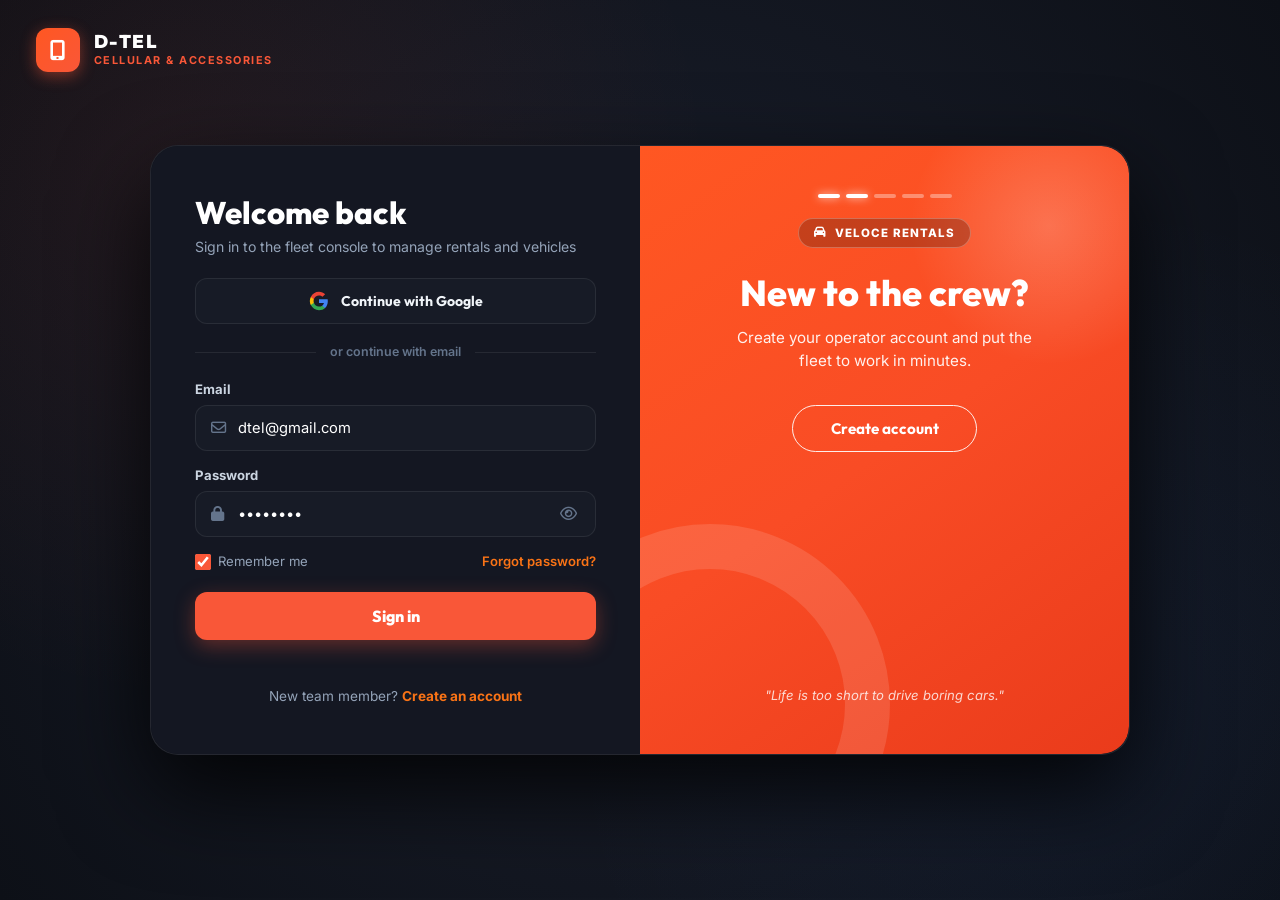
<file: login.html>
<!DOCTYPE html>
<html lang="en">
<head>
  <meta charset="UTF-8">
  <meta name="viewport" content="width=device-width, initial-scale=1.0, viewport-fit=cover">
  <title>D-TEL | Sign In & Register</title>
  <meta name="description" content="Sign in or create your D-TEL customer and admin account.">

  <!-- Font Awesome 6 Icons -->
  <link rel="stylesheet" href="https://cdnjs.cloudflare.com/ajax/libs/font-awesome/6.5.1/css/all.min.css">

  <!-- Main Stylesheet -->
  <link rel="stylesheet" href="css/styles.css?v=20261021_responsive_v1">

  <style>
    /* Full-page background layout matching images */
    body.auth-page-body {
      min-height: 100vh;
      margin: 0;
      padding: 0;
      background: radial-gradient(circle at center, #1b202e 0%, #0d1017 100%);
      display: flex;
      flex-direction: column;
      justify-content: center;
      align-items: center;
      position: relative;
      overflow-x: hidden;
      font-family: 'Inter', sans-serif;
    }

    /* Background Ambient Lights */
    .auth-bg-ambient {
      position: absolute;
      width: 100%;
      height: 100%;
      top: 0;
      left: 0;
      pointer-events: none;
      background-image: 
        radial-gradient(circle at 15% 20%, rgba(249, 87, 56, 0.08) 0%, transparent 40%),
        radial-gradient(circle at 85% 80%, rgba(59, 130, 246, 0.06) 0%, transparent 40%);
      z-index: 0;
    }

    /* Top Left Floating Brand Header */
    .auth-page-top-brand {
      position: absolute;
      top: 28px;
      left: 36px;
      display: flex;
      align-items: center;
      gap: 0.85rem;
      text-decoration: none;
      z-index: 10;
    }

    .auth-brand-badge-box {
      width: 44px;
      height: 44px;
      border-radius: 12px;
      background: linear-gradient(135deg, #ff5722, #f95738);
      display: flex;
      align-items: center;
      justify-content: center;
      color: #ffffff;
      font-size: 1.3rem;
      box-shadow: 0 4px 15px rgba(249, 87, 56, 0.45);
    }

    .auth-brand-text h3 {
      font-size: 1.15rem;
      font-weight: 900;
      color: #ffffff;
      margin: 0;
      letter-spacing: 1.5px;
      line-height: 1.1;
    }

    .auth-brand-text span {
      font-size: 0.68rem;
      font-weight: 700;
      color: #f95738;
      letter-spacing: 1.5px;
      text-transform: uppercase;
      display: block;
    }

    /* Main Floating Card */
    .auth-page-card {
      width: 980px;
      max-width: 95vw;
      min-height: 610px;
      border-radius: 28px;
      background: #12151e;
      border: 1px solid rgba(255, 255, 255, 0.08);
      box-shadow: 0 35px 90px rgba(0, 0, 0, 0.85);
      overflow: hidden;
      display: flex;
      position: relative;
      z-index: 5;
      margin: 40px 0;
      transition: all 0.4s ease;
    }

    /* 2-Columns */
    .auth-card-side {
      flex: 1;
      min-width: 0;
      padding: 3rem 2.75rem;
      display: flex;
      flex-direction: column;
      justify-content: space-between;
      position: relative;
    }

    /* Dark Form Side */
    .auth-card-form {
      background: #141722;
      color: #f8fafc;
    }

    /* Orange Hero Side */
    .auth-card-hero {
      background: linear-gradient(145deg, #ff5722 0%, #f94c25 50%, #ea3b1b 100%);
      color: #ffffff;
      text-align: center;
      align-items: center;
      justify-content: space-between;
      position: relative;
      overflow: hidden;
    }

    /* Decorative background circles on hero side */
    .auth-card-hero::before {
      content: "";
      position: absolute;
      width: 360px;
      height: 360px;
      border-radius: 50%;
      border: 45px solid rgba(255, 255, 255, 0.12);
      bottom: -130px;
      left: -110px;
      pointer-events: none;
    }

    .auth-card-hero::after {
      content: "";
      position: absolute;
      width: 280px;
      height: 280px;
      border-radius: 50%;
      background: radial-gradient(circle, rgba(255, 255, 255, 0.2) 0%, rgba(255, 255, 255, 0) 70%);
      top: -60px;
      right: -60px;
      pointer-events: none;
    }

    /* 5-Dash Indicator */
    .auth-dashes {
      display: flex;
      gap: 6px;
      justify-content: center;
      margin-bottom: 1.25rem;
      position: relative;
      z-index: 2;
    }

    .auth-dashes span {
      width: 22px;
      height: 4px;
      border-radius: 2px;
      background: rgba(255, 255, 255, 0.35);
      display: inline-block;
    }

    .auth-dashes span.active {
      background: #ffffff;
      box-shadow: 0 0 8px rgba(255, 255, 255, 0.8);
    }

    /* Pill Tag */
    .auth-pill {
      display: inline-flex;
      align-items: center;
      gap: 0.45rem;
      background: rgba(0, 0, 0, 0.22);
      color: #ffffff;
      border: 1px solid rgba(255, 255, 255, 0.25);
      padding: 0.35rem 0.95rem;
      border-radius: 9999px;
      font-size: 0.72rem;
      font-weight: 800;
      letter-spacing: 1px;
      text-transform: uppercase;
      margin-bottom: 1.5rem;
      position: relative;
      z-index: 2;
    }

    /* Hero Texts */
    .auth-hero-title {
      font-size: 2.25rem;
      font-weight: 800;
      color: #ffffff;
      margin-bottom: 0.85rem;
      line-height: 1.15;
      position: relative;
      z-index: 2;
    }

    .auth-hero-subtitle {
      font-size: 0.95rem;
      color: rgba(255, 255, 255, 0.92);
      line-height: 1.5;
      max-width: 330px;
      margin: 0 auto 2rem auto;
      position: relative;
      z-index: 2;
    }

    .auth-hero-btn {
      display: inline-flex;
      align-items: center;
      justify-content: center;
      background: transparent;
      border: 1.5px solid rgba(255, 255, 255, 0.9);
      color: #ffffff;
      font-size: 0.95rem;
      font-weight: 700;
      padding: 0.8rem 2.35rem;
      border-radius: 9999px;
      cursor: pointer;
      transition: all 0.25s cubic-bezier(0.16, 1, 0.3, 1);
      position: relative;
      z-index: 2;
    }

    .auth-hero-btn:hover {
      background: #ffffff;
      color: #f95738;
      box-shadow: 0 8px 24px rgba(0, 0, 0, 0.3);
      transform: translateY(-2px);
    }

    .auth-quote {
      font-size: 0.82rem;
      font-style: italic;
      color: rgba(255, 255, 255, 0.8);
      position: relative;
      z-index: 2;
    }

    /* Form Styles */
    .auth-main-title {
      font-size: 1.95rem;
      font-weight: 800;
      color: #ffffff;
      margin-bottom: 0.35rem;
      line-height: 1.2;
    }

    .auth-main-desc {
      font-size: 0.88rem;
      color: #94a3b8;
      margin-bottom: 1.35rem;
      line-height: 1.4;
    }

    .auth-social-box {
      display: flex;
      gap: 0.75rem;
      margin-bottom: 1.1rem;
    }

    .auth-social-button {
      flex: 1;
      display: flex;
      align-items: center;
      justify-content: center;
      gap: 0.6rem;
      background: #171b26;
      border: 1px solid rgba(255, 255, 255, 0.08);
      color: #f1f5f9;
      padding: 0.72rem;
      border-radius: 12px;
      font-size: 0.88rem;
      font-weight: 700;
      cursor: pointer;
      transition: all 0.2s ease;
    }

    .auth-social-button:hover {
      background: #1f2533;
      border-color: rgba(255, 255, 255, 0.2);
      transform: translateY(-1px);
    }

    .auth-divider-line {
      display: flex;
      align-items: center;
      text-align: center;
      margin: 1.15rem 0;
      color: #64748b;
      font-size: 0.78rem;
      font-weight: 600;
    }

    .auth-divider-line::before,
    .auth-divider-line::after {
      content: "";
      flex: 1;
      border-bottom: 1px solid rgba(255, 255, 255, 0.08);
    }

    .auth-divider-line span {
      padding: 0 0.85rem;
    }

    .auth-field-group {
      margin-bottom: 0.95rem;
    }

    .auth-field-label {
      display: block;
      font-size: 0.82rem;
      font-weight: 700;
      color: #cbd5e1;
      margin-bottom: 0.35rem;
    }

    .auth-field-box {
      position: relative;
      display: flex;
      align-items: center;
    }

    .auth-field-icon {
      position: absolute;
      left: 1rem;
      color: #64748b;
      font-size: 0.95rem;
      pointer-events: none;
    }

    .auth-input-element {
      width: 100%;
      background: #171b26 !important;
      border: 1px solid rgba(255, 255, 255, 0.08) !important;
      border-radius: 12px !important;
      color: #ffffff !important;
      padding: 0.8rem 2.75rem 0.8rem 2.65rem !important;
      font-size: 0.92rem !important;
      outline: none !important;
      transition: all 0.2s ease !important;
    }

    .auth-input-element:focus {
      border-color: #f95738 !important;
      box-shadow: 0 0 0 3px rgba(249, 87, 56, 0.22) !important;
    }

    .auth-eye-toggle {
      position: absolute;
      right: 0.85rem;
      background: none;
      border: none;
      color: #64748b;
      font-size: 0.95rem;
      cursor: pointer;
      padding: 0.35rem;
      display: flex;
      align-items: center;
      justify-content: center;
    }

    .auth-eye-toggle:hover {
      color: #f95738;
    }

    .auth-checkbox-row {
      display: flex;
      justify-content: space-between;
      align-items: center;
      font-size: 0.82rem;
      margin: 0.4rem 0 1.25rem 0;
    }

    .auth-remember-checkbox {
      display: flex;
      align-items: center;
      gap: 0.45rem;
      color: #94a3b8;
      cursor: pointer;
      font-size: 0.82rem;
    }

    .auth-remember-checkbox input[type="checkbox"] {
      width: 16px;
      height: 16px;
      accent-color: #f95738;
      cursor: pointer;
    }

    .auth-forgot-anchor {
      color: #f97316;
      font-weight: 600;
      text-decoration: none;
      font-size: 0.82rem;
    }

    .auth-forgot-anchor:hover {
      color: #ea580c;
      text-decoration: underline;
    }

    .auth-cta-btn {
      width: 100%;
      background: #f95738;
      border: none;
      color: #ffffff;
      padding: 0.9rem;
      border-radius: 12px;
      font-size: 1rem;
      font-weight: 800;
      cursor: pointer;
      transition: all 0.25s ease;
      box-shadow: 0 6px 20px rgba(249, 87, 56, 0.35);
    }

    .auth-cta-btn:hover {
      background: #ff6b35;
      transform: translateY(-2px);
      box-shadow: 0 10px 25px rgba(249, 87, 56, 0.45);
    }

    .auth-switch-text {
      text-align: center;
      margin-top: 1.15rem;
      font-size: 0.85rem;
      color: #94a3b8;
    }

    .auth-switch-text a {
      color: #f97316;
      font-weight: 700;
      text-decoration: none;
    }

    .auth-switch-text a:hover {
      text-decoration: underline;
    }

    .auth-demo-box {
      margin-top: 0.85rem;
      padding-top: 0.65rem;
      border-top: 1px solid rgba(255, 255, 255, 0.06);
      font-size: 0.74rem;
      color: #64748b;
      text-align: center;
    }

    @media (max-width: 860px) {
      body.auth-page-body {
        padding: 1.5rem 1rem;
        justify-content: flex-start;
      }
      .auth-page-top-brand {
        position: relative;
        top: auto;
        left: auto;
        margin-bottom: 1.5rem;
        align-self: flex-start;
      }
      .auth-page-card {
        flex-direction: column;
        width: 100%;
        max-width: 100%;
        margin: 0 auto;
        border-radius: 20px;
        min-height: auto;
      }
      .auth-card-hero {
        display: none;
      }
      .auth-card-side {
        padding: 2rem 1.5rem;
      }
    }

    @media (max-width: 480px) {
      body.auth-page-body {
        padding: 1rem 0.75rem;
      }
      .auth-card-side {
        padding: 1.5rem 1rem;
      }
      .auth-form-input,
      .auth-submit-btn,
      .google-auth-btn {
        min-height: 44px;
        font-size: 1rem;
      }
    }
  </style>
</head>

<body class="auth-page-body">
  <div class="auth-bg-ambient"></div>

  <!-- Top-Left Brand Logo (D-TEL CELLULAR) -->
  <a href="index.html" class="auth-page-top-brand" title="Return to Storefront">
    <div class="auth-brand-badge-box">
      <i class="fas fa-mobile-alt"></i>
    </div>
    <div class="auth-brand-text">
      <h3>D-TEL</h3>
      <span>CELLULAR & ACCESSORIES</span>
    </div>
  </a>

  <!-- Main Split-Screen Auth Card Container -->
  <main class="auth-page-card" id="authMainCard">
    <!-- Rendered dynamically by script below: Mode 1 (Sign In) or Mode 2 (Create account) -->
  </main>

  <!-- Core JavaScript Modules -->
  <script src="js/data.js?v=20260913_v3"></script>
  <script src="js/api-client.js?v=20260913_v3"></script>
  <script src="js/auth.js?v=20260913_v3"></script>

  <script>
    let currentAuthMode = 'login'; // 'login' or 'register'

    function toggleEye(inputId, btn) {
      const input = document.getElementById(inputId);
      if (!input) return;
      if (input.type === 'password') {
        input.type = 'text';
        btn.innerHTML = `<i class="far fa-eye-slash" style="color:#f95738;"></i>`;
      } else {
        input.type = 'password';
        btn.innerHTML = `<i class="far fa-eye"></i>`;
      }
    }

    function renderAuthCard(mode = 'login') {
      currentAuthMode = mode;
      const card = document.getElementById('authMainCard');
      if (!card) return;

      if (mode === 'login') {
        // -------------------------------------------------------------
        // IMAGE 1: SIGN IN VIEW
        // Left: Dark Form | Right: Bright Orange Hero Card
        // -------------------------------------------------------------
        card.innerHTML = `
          <!-- LEFT: Dark Sign In Form -->
          <div class="auth-card-side auth-card-form" style="border-radius:28px 0 0 28px;">
            <div>
              <h1 class="auth-main-title">Welcome back</h1>
              <p class="auth-main-desc">Sign in to the fleet console to manage rentals and vehicles</p>

              <!-- Social Logins -->
              <div class="auth-social-box">
                <button type="button" class="auth-social-button" onclick="Auth.quickGoogleLogin()" style="width:100%; display:flex; justify-content:center; align-items:center; gap:0.75rem; padding:0.75rem 1rem;">
                  <svg viewBox="0 0 24 24" width="20" height="20">
                    <path fill="#4285F4" d="M22.56 12.25c0-.78-.07-1.53-.2-2.25H12v4.26h5.92c-.26 1.37-1.04 2.53-2.21 3.31v2.77h3.57c2.08-1.92 3.28-4.74 3.28-8.09z"/>
                    <path fill="#34A853" d="M12 23c2.97 0 5.46-.98 7.28-2.66l-3.57-2.77c-.98.66-2.23 1.06-3.71 1.06-2.86 0-5.29-1.93-6.16-4.53H2.18v2.84C3.99 20.53 7.7 23 12 23z"/>
                    <path fill="#FBBC05" d="M5.84 14.09c-.22-.66-.35-1.36-.35-2.09s.13-1.43.35-2.09V7.06H2.18C1.43 8.55 1 10.22 1 12s.43 3.45 1.18 4.94l2.85-2.22.81-.63z"/>
                    <path fill="#EA4335" d="M12 5.38c1.62 0 3.06.56 4.21 1.64l3.15-3.15C17.45 2.09 14.97 1 12 1 7.7 1 3.99 3.47 2.18 7.06l3.66 2.84c.87-2.6 3.3-4.52 6.16-4.52z"/>
                  </svg>
                  <span>Continue with Google</span>
                </button>
              </div>

              <div class="auth-divider-line">
                <span>or continue with email</span>
              </div>

              <!-- Alert Box -->
              <div class="auth-alert" id="pageAuthAlert"></div>

              <form onsubmit="handlePageLogin(event)">
                <div class="auth-field-group">
                  <label class="auth-field-label">Email</label>
                  <div class="auth-field-box">
                    <i class="far fa-envelope auth-field-icon"></i>
                    <input type="text" id="pageLoginUser" class="auth-input-element" placeholder="manager@veloce.rent" required value="dtel@gmail.com">
                  </div>
                </div>

                <div class="auth-field-group">
                  <label class="auth-field-label">Password</label>
                  <div class="auth-field-box">
                    <i class="fas fa-lock auth-field-icon"></i>
                    <input type="password" id="pageLoginPass" class="auth-input-element" placeholder="Enter your password" required value="Dtel@123">
                    <button type="button" class="auth-eye-toggle" onclick="toggleEye('pageLoginPass', this)">
                      <i class="far fa-eye"></i>
                    </button>
                  </div>
                </div>

                <div class="auth-checkbox-row">
                  <label class="auth-remember-checkbox">
                    <input type="checkbox" id="pageRememberMe" checked>
                    <span>Remember me</span>
                  </label>
                  <a href="javascript:void(0)" onclick="alert('Password reset instructions sent to your email!')" class="auth-forgot-anchor">Forgot password?</a>
                </div>

                <button type="submit" id="pageLoginSubmitBtn" class="auth-cta-btn">
                  Sign in
                </button>
              </form>
            </div>

            <div>
              <div class="auth-switch-text">
                New team member? <a href="javascript:void(0)" onclick="renderAuthCard('register')">Create an account</a>
              </div>
            </div>
          </div>

          <!-- RIGHT: Bright Orange Hero Card -->
          <div class="auth-card-side auth-card-hero" style="border-radius:0 28px 28px 0;">
            <div style="width:100%;">
              <div class="auth-dashes">
                <span class="active"></span>
                <span class="active"></span>
                <span></span>
                <span></span>
                <span></span>
              </div>

              <div class="auth-pill">
                <i class="fas fa-car"></i> VELOCE RENTALS
              </div>

              <h2 class="auth-hero-title">New to the crew?</h2>
              <p class="auth-hero-subtitle">Create your operator account and put the fleet to work in minutes.</p>

              <button type="button" class="auth-hero-btn" onclick="renderAuthCard('register')">
                Create account
              </button>
            </div>

            <div class="auth-quote">
              "Life is too short to drive boring cars."
            </div>
          </div>
        `;
      } else {
        // -------------------------------------------------------------
        // IMAGE 2: CREATE ACCOUNT VIEW
        // Left: Bright Orange Hero Card | Right: Dark Form
        // -------------------------------------------------------------
        card.innerHTML = `
          <!-- LEFT: Bright Orange Hero Card -->
          <div class="auth-card-side auth-card-hero" style="border-radius:28px 0 0 28px;">
            <div style="width:100%;">
              <div class="auth-dashes">
                <span></span>
                <span></span>
                <span class="active"></span>
                <span class="active"></span>
                <span class="active"></span>
              </div>

              <div class="auth-pill">
                <i class="fas fa-crown"></i> WELCOME BACK
              </div>

              <h2 class="auth-hero-title">Back in the driver’s seat</h2>
              <p class="auth-hero-subtitle">Sign in to keep the fleet moving — rentals, returns and maintenance await.</p>

              <button type="button" class="auth-hero-btn" onclick="renderAuthCard('login')">
                Sign in
              </button>
            </div>

            <div class="auth-quote">
              "The journey, not the destination, matters."
            </div>
          </div>

          <!-- RIGHT: Dark Register Form -->
          <div class="auth-card-side auth-card-form" style="border-radius:0 28px 28px 0;">
            <div>
              <h1 class="auth-main-title">Join the crew</h1>
              <p class="auth-main-desc">Register an operator account for your rental desk</p>

              <!-- Alert Box -->
              <div class="auth-alert" id="pageAuthAlert"></div>

              <form onsubmit="handlePageRegister(event)">
                <div class="auth-field-group">
                  <label class="auth-field-label">Full name</label>
                  <div class="auth-field-box">
                    <i class="far fa-user auth-field-icon"></i>
                    <input type="text" id="pageRegName" class="auth-input-element" placeholder="Your full name" required>
                  </div>
                </div>

                <div class="auth-field-group">
                  <label class="auth-field-label">Email</label>
                  <div class="auth-field-box">
                    <i class="far fa-envelope auth-field-icon"></i>
                    <input type="email" id="pageRegEmail" class="auth-input-element" placeholder="your@gmail.com" required>
                  </div>
                </div>

                <div class="auth-field-group">
                  <label class="auth-field-label">Phone Number <span style="font-size:0.72rem;color:var(--text-muted);font-weight:400;">(Sri Lankan: 07X XXXXXXX)</span></label>
                  <div class="auth-field-box">
                    <i class="fas fa-phone auth-field-icon"></i>
                    <input type="tel" id="pageRegPhone" class="auth-input-element" placeholder="0771234567" maxlength="10" required>
                  </div>
                </div>

                <div class="auth-field-group">
                  <label class="auth-field-label">Address</label>
                  <div class="auth-field-box">
                    <i class="fas fa-map-marker-alt auth-field-icon"></i>
                    <input type="text" id="pageRegAddress" class="auth-input-element" placeholder="No 12, Temple Road, Colombo 03" required>
                  </div>
                </div>

                <div class="auth-field-group">
                  <label class="auth-field-label">Password <span style="font-size:0.72rem;color:var(--text-muted);font-weight:400;">(8+ chars, A-Z, a-z, 0-9, symbol)</span></label>
                  <div class="auth-field-box">
                    <i class="fas fa-lock auth-field-icon"></i>
                    <input type="password" id="pageRegPass" class="auth-input-element" placeholder="Min 8 chars" required minlength="8">
                    <button type="button" class="auth-eye-toggle" onclick="toggleEye('pageRegPass', this)">
                      <i class="far fa-eye"></i>
                    </button>
                  </div>
                </div>

                <div class="auth-field-group" style="margin-bottom:1.35rem;">
                  <label class="auth-field-label">Confirm password</label>
                  <div class="auth-field-box">
                    <i class="fas fa-shield-alt auth-field-icon"></i>
                    <input type="password" id="pageRegConfirmPass" class="auth-input-element" placeholder="Repeat your password" required minlength="8">
                    <button type="button" class="auth-eye-toggle" onclick="toggleEye('pageRegConfirmPass', this)">
                      <i class="far fa-eye"></i>
                    </button>
                  </div>
                </div>

                <button type="submit" id="pageRegSubmitBtn" class="auth-cta-btn">
                  Create account
                </button>
              </form>
            </div>

            <div class="auth-switch-text">
              Already registered? <a href="javascript:void(0)" onclick="renderAuthCard('login')">Sign in</a>
            </div>
          </div>
        `;
      }
      // Attach live validation for register mode
      if (mode === 'register') {
        setTimeout(() => Auth.attachRegisterValidation('pageReg'), 50);
      }
    }

    async function handlePageLogin(e) {
      e.preventDefault();
      const user = document.getElementById("pageLoginUser").value.trim();
      const pass = document.getElementById("pageLoginPass").value;
      const alertEl = document.getElementById("pageAuthAlert");
      const btn = document.getElementById("pageLoginSubmitBtn");

      btn.disabled = true;
      btn.innerHTML = `<i class="fas fa-spinner fa-spin"></i> Signing In...`;

      const res = await Auth.login(user, pass);
      btn.disabled = false;
      btn.innerHTML = `Sign in`;

      if (res.success) {
        alertEl.className = "auth-alert success";
        alertEl.innerHTML = `<i class="fas fa-check-circle"></i> ${res.role === 'admin' ? 'Admin Access Granted! Entering Admin Dashboard...' : 'Login Successful! Welcome, ' + res.user.name + '.'}`;

        setTimeout(() => {
          if (res.role === 'admin' || (res.user && res.user.role === 'admin')) {
            window.location.href = 'admin.html';
          } else {
            const redirect = new URLSearchParams(window.location.search).get('redirect') || 'account.html';
            window.location.href = redirect;
          }
        }, 500);
      } else {
        alertEl.className = "auth-alert error";
        alertEl.textContent = res.message || "Invalid email or password.";
        // Highlight password field red
        const passEl = document.getElementById("pageLoginPass");
        if (passEl) Auth._setFieldState(passEl, false);
      }

    }

    async function handlePageRegister(e) {
      e.preventDefault();
      const name = document.getElementById("pageRegName").value.trim();
      const email = document.getElementById("pageRegEmail").value.trim();
      const phone = document.getElementById("pageRegPhone").value.trim();
      const address = document.getElementById("pageRegAddress").value.trim();
      const pass = document.getElementById("pageRegPass").value;
      const confirmPass = document.getElementById("pageRegConfirmPass").value;
      const alertEl = document.getElementById("pageAuthAlert");
      const btn = document.getElementById("pageRegSubmitBtn");

      // Sri Lankan phone validation: 07X XXXXXXX (10 digits starting with 07)
      const slPhoneRegex = /^(07[0-9]{8})$/;
      if (!slPhoneRegex.test(phone)) {
        alertEl.className = "auth-alert error";
        alertEl.textContent = "Invalid phone number. Please enter a valid Sri Lankan number (e.g. 0771234567).";
        return;
      }

      // Password strength: 8+ chars, uppercase, lowercase, number, special char
      const pwRegex = /^(?=.*[a-z])(?=.*[A-Z])(?=.*\d)(?=.*[!@#$%^&*()_+\-=\[\]{};':\"\\|,.<>\/?]).{8,}$/;
      if (!pwRegex.test(pass)) {
        alertEl.className = "auth-alert error";
        alertEl.textContent = "Password must be 8+ characters and include uppercase, lowercase, a number, and a special character (e.g. Abc@1234).";
        return;
      }

      if (pass !== confirmPass) {
        alertEl.className = "auth-alert error";
        alertEl.textContent = "Passwords do not match. Please verify and repeat.";
        return;
      }

      btn.disabled = true;
      btn.innerHTML = `<i class="fas fa-spinner fa-spin"></i> Creating Account...`;

      const res = await Auth.registerCustomer({
        name,
        email,
        password: pass,
        phone,
        address
      });

      btn.disabled = false;
      btn.innerHTML = `Create account`;

      if (res.success) {
        alertEl.className = "auth-alert success";
        alertEl.innerHTML = `<i class="fas fa-check-circle"></i> Account created & saved to database! Welcome, <strong>${res.user.name}</strong>.`;

        setTimeout(() => {
          window.location.href = 'index.html';
        }, 600);
      } else {
        alertEl.className = "auth-alert error";
        alertEl.textContent = res.message || "Registration failed. This email might already exist.";
      }
    }

    document.addEventListener("DOMContentLoaded", () => {
      const urlParams = new URLSearchParams(window.location.search);
      const initialMode = (urlParams.get('mode') === 'register' || urlParams.get('tab') === 'register') ? 'register' : 'login';
      renderAuthCard(initialMode);
    });
  </script>
</body>
</html>
</file>
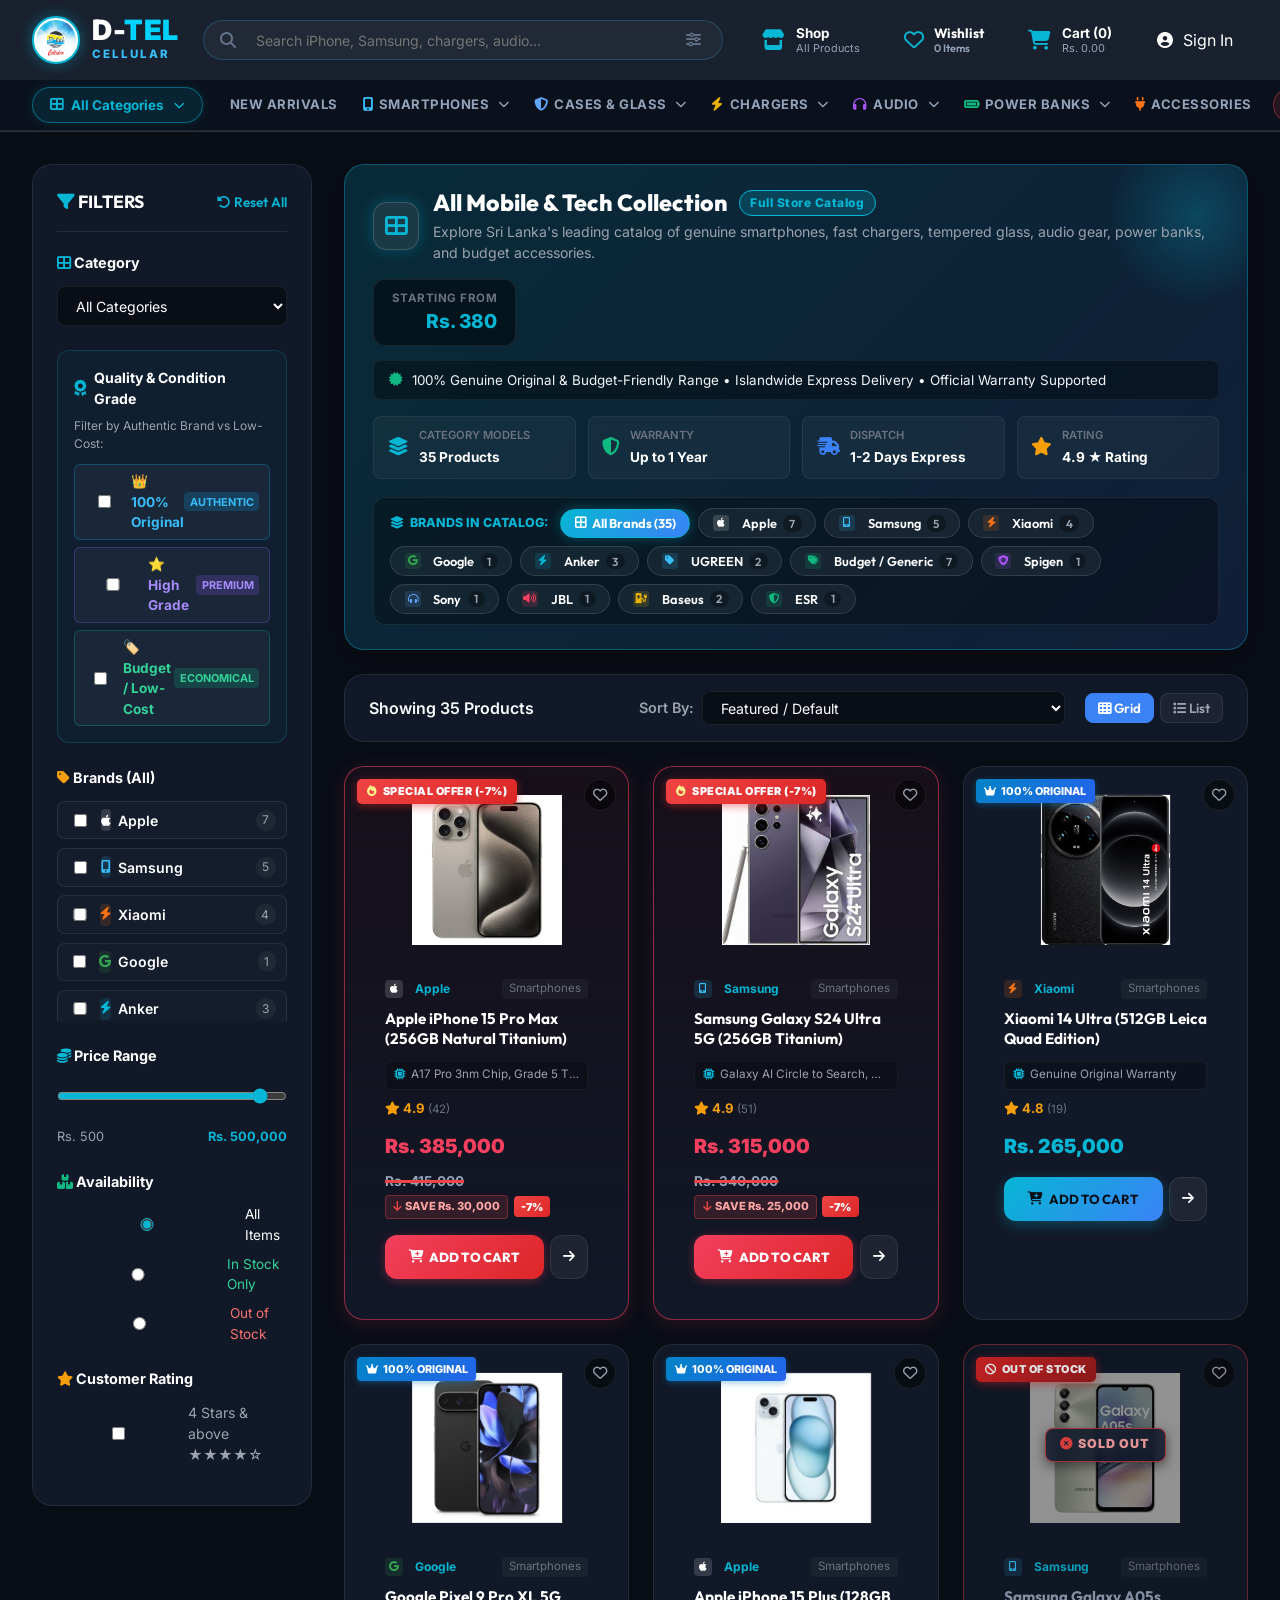
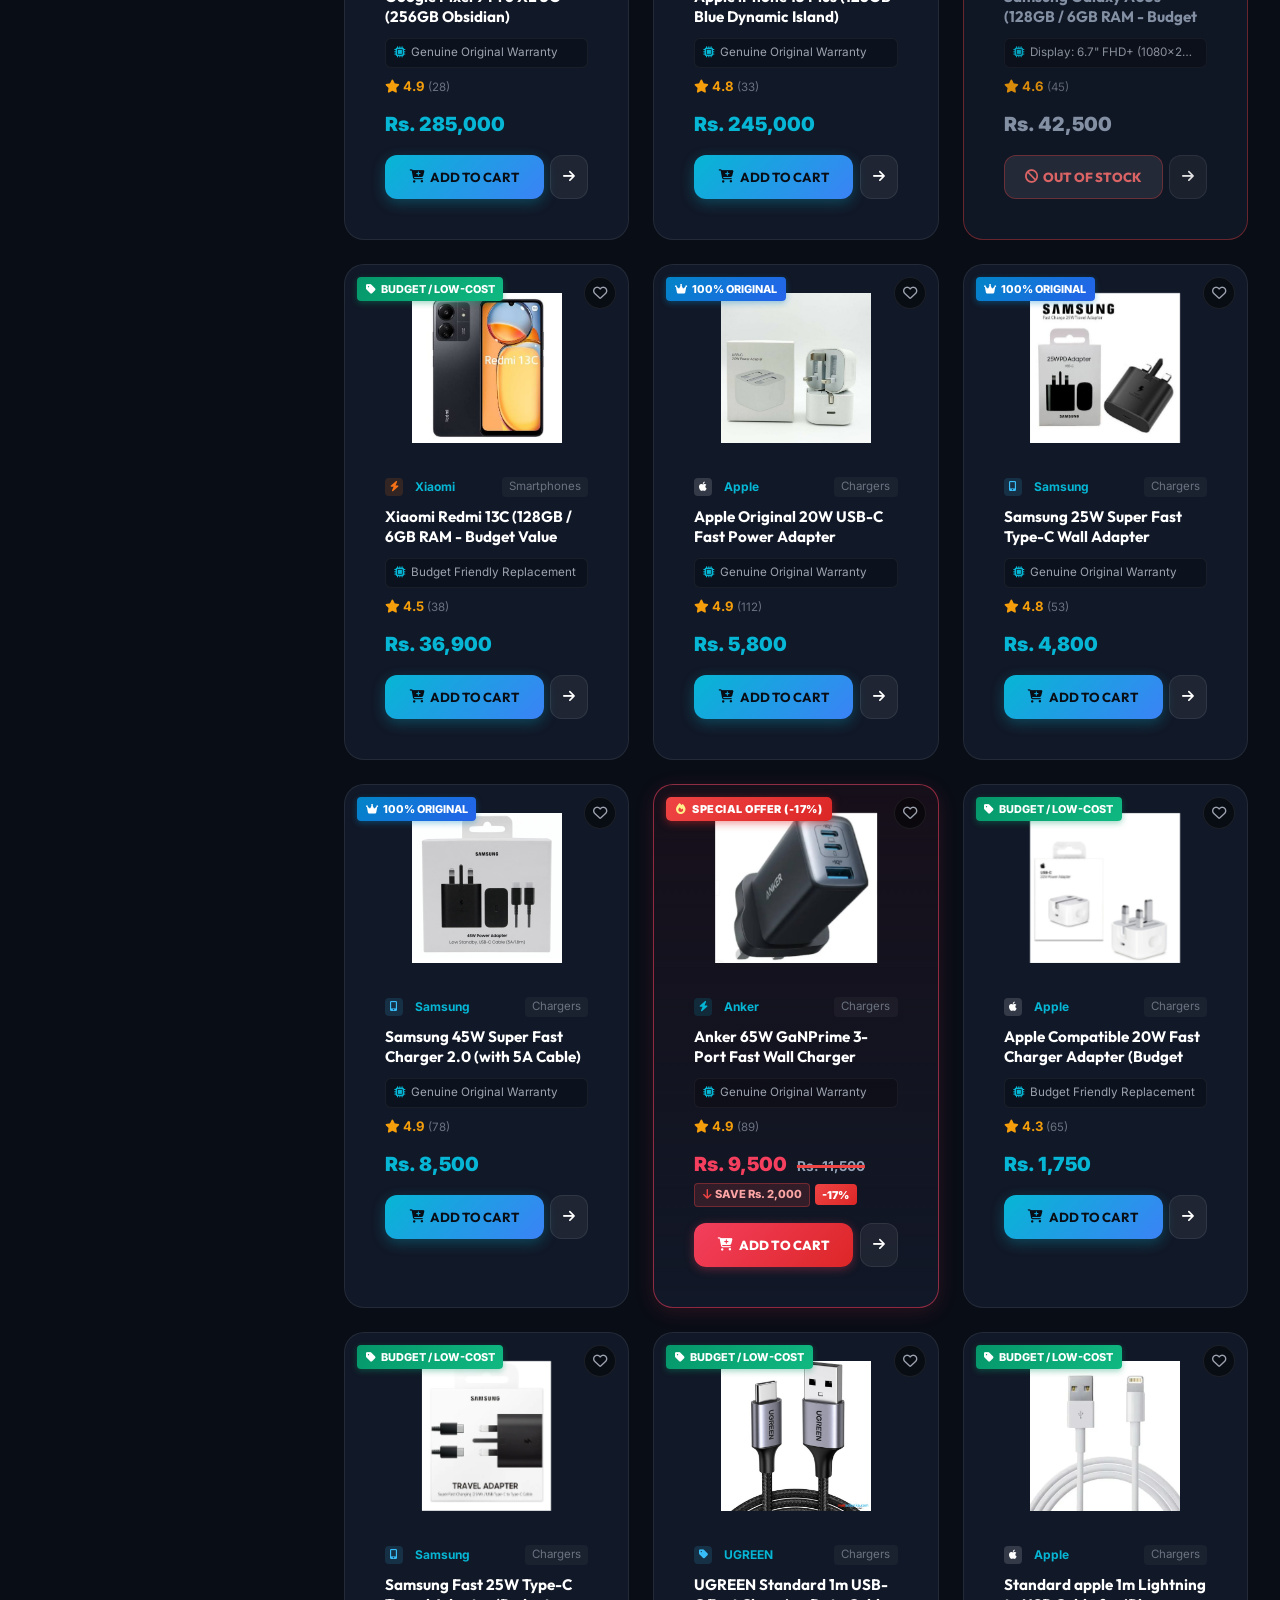
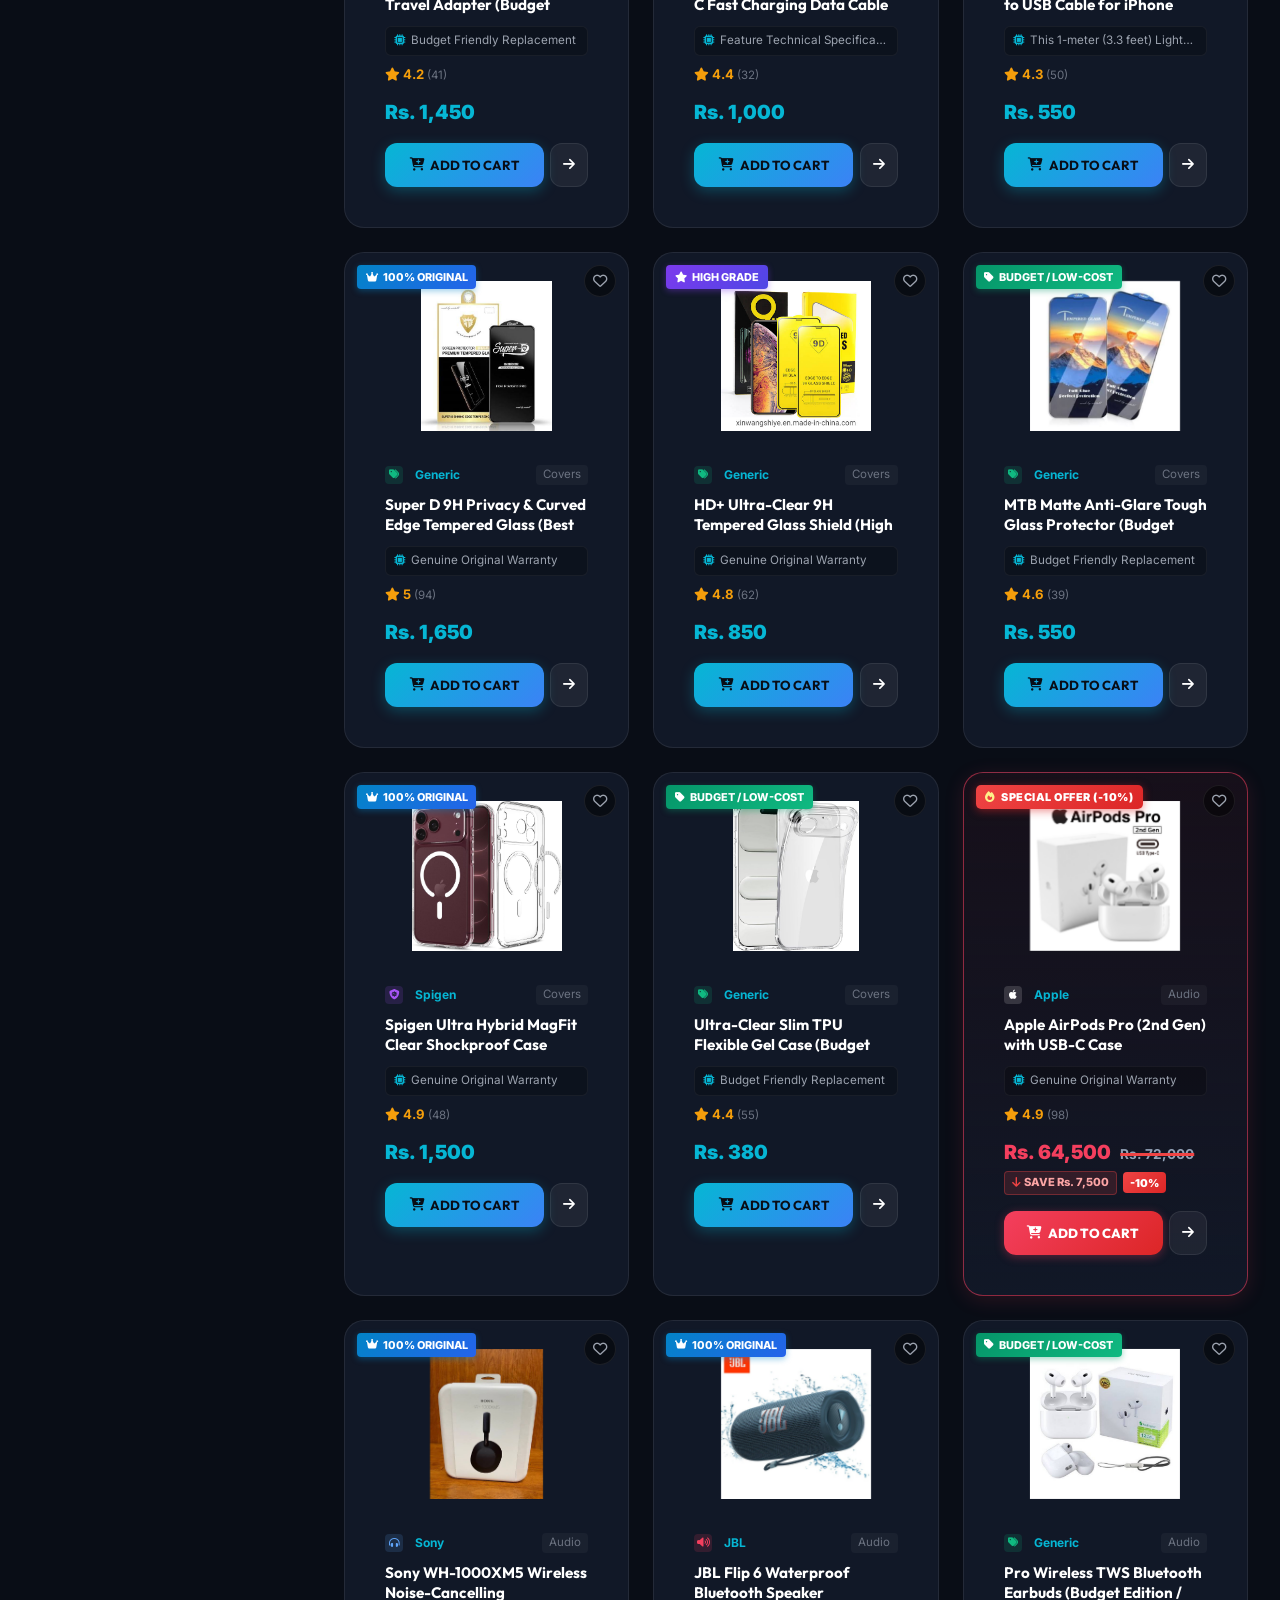
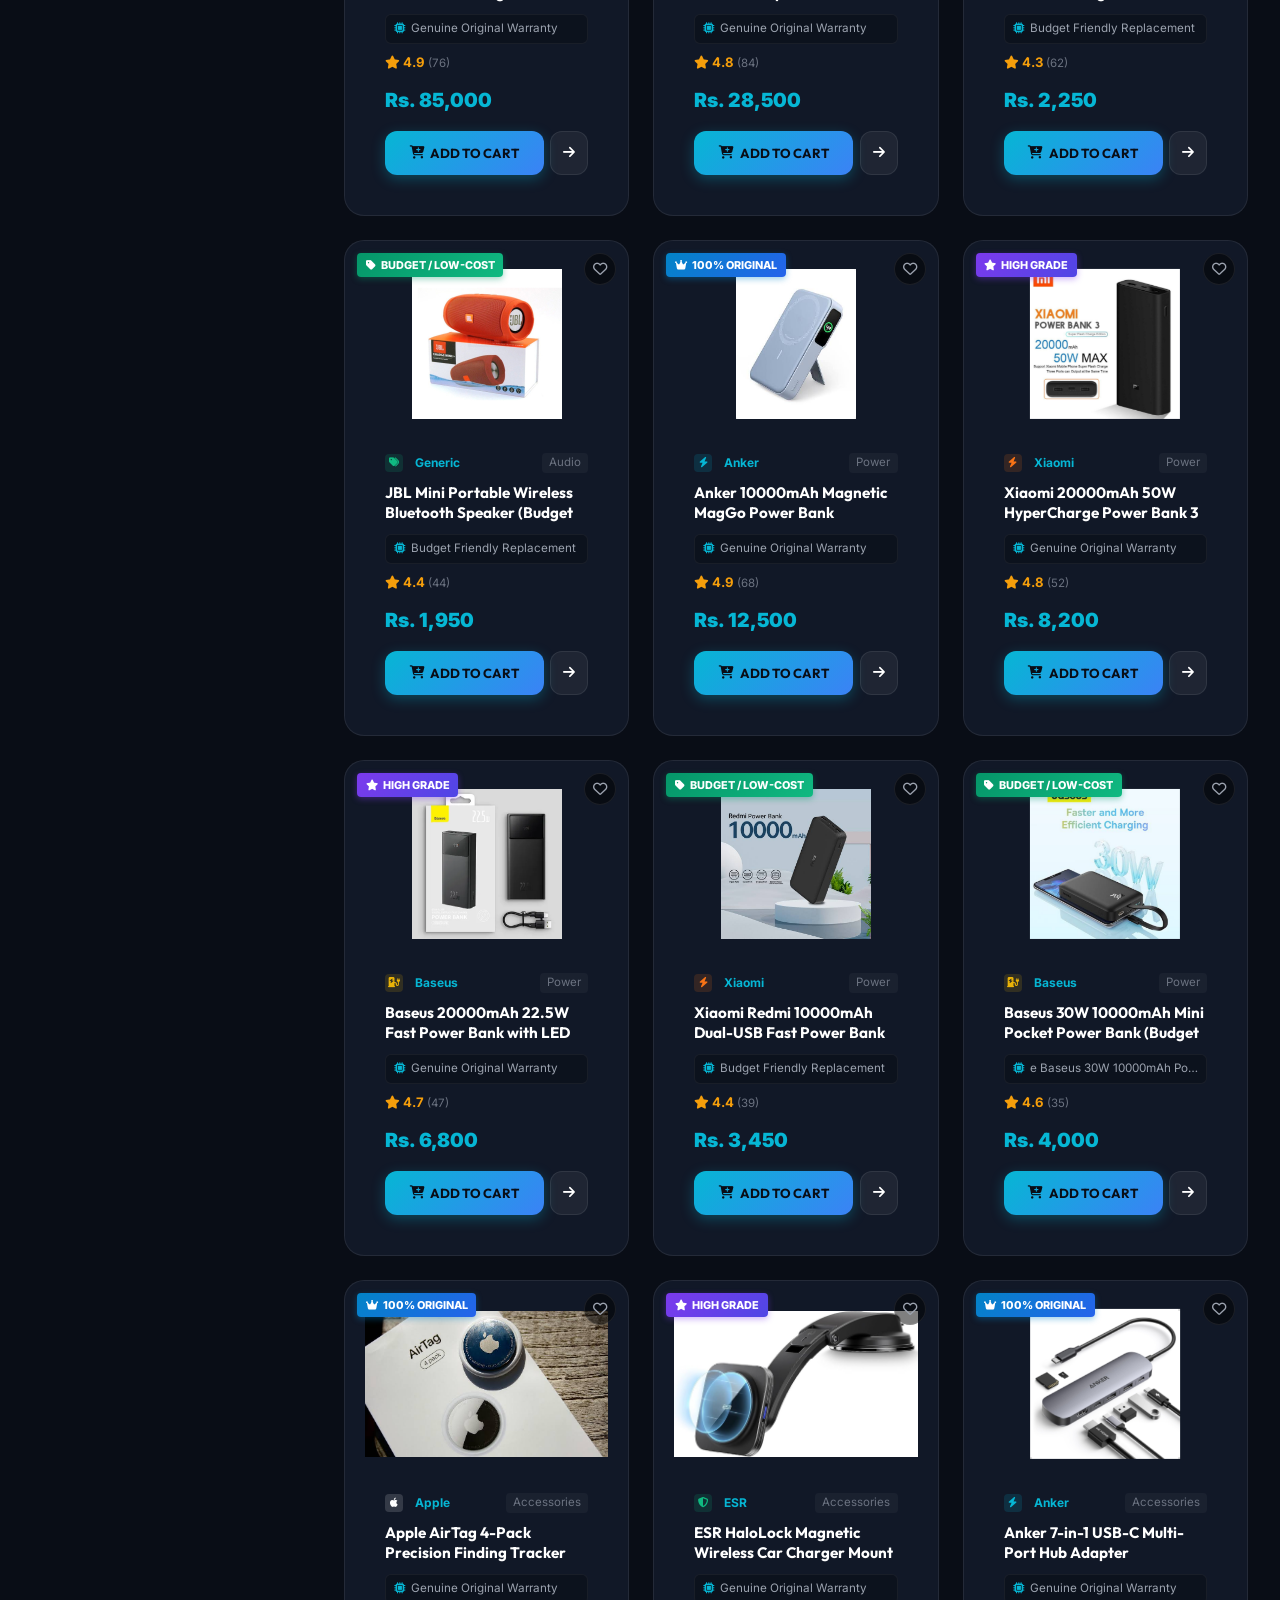
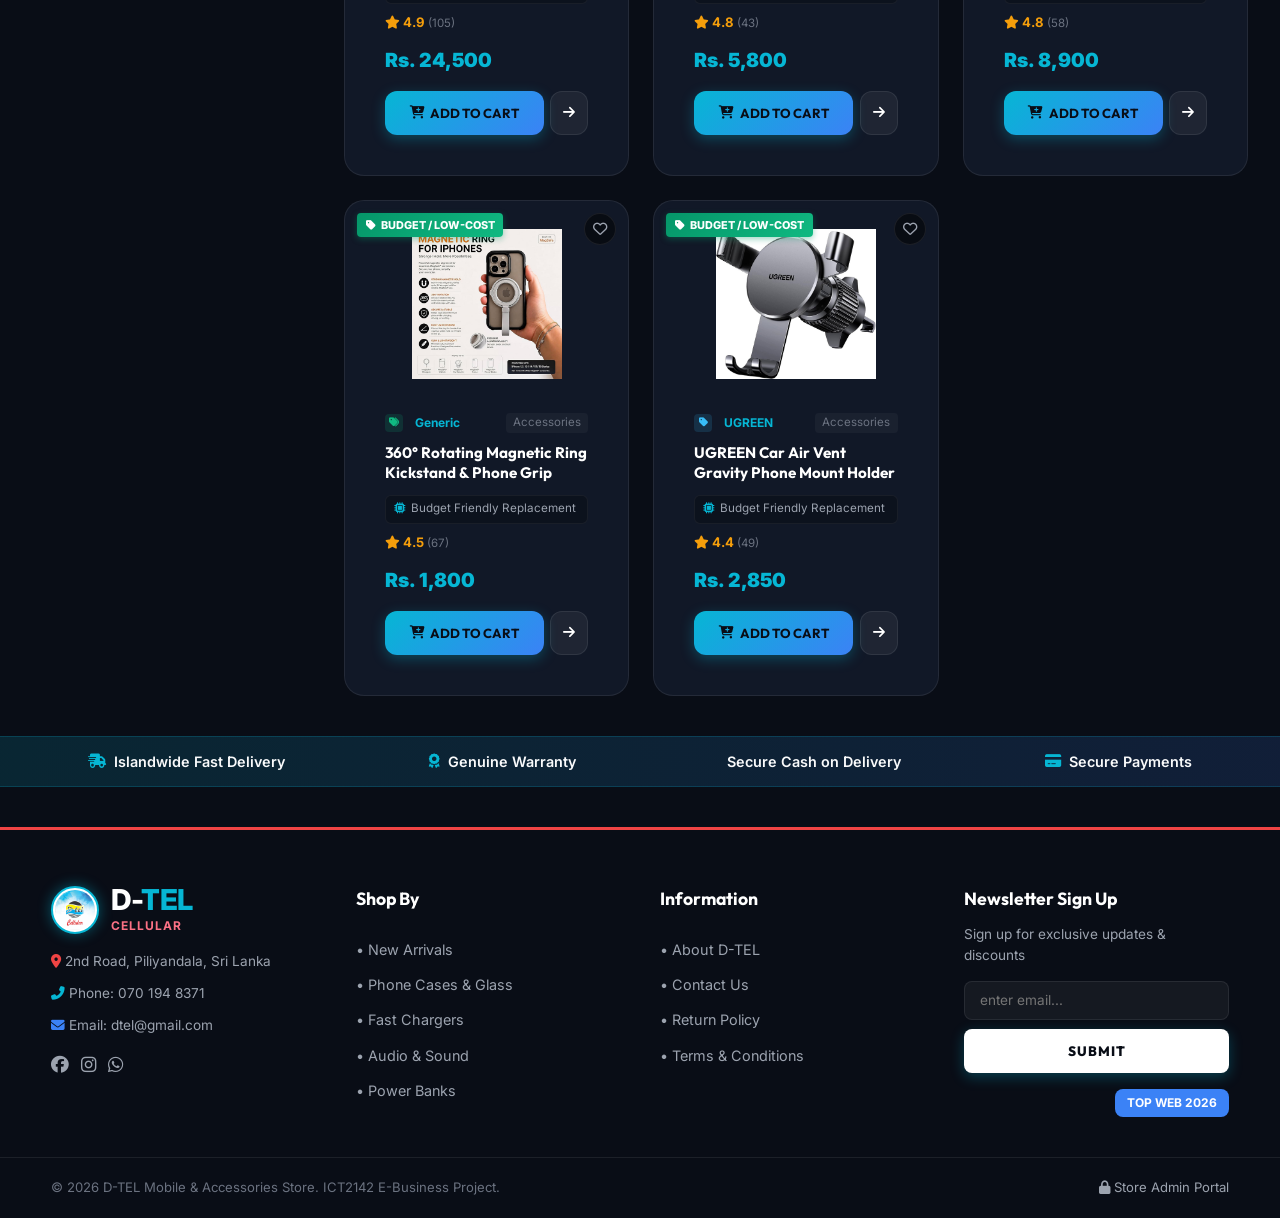
<file: shop.html>
<!DOCTYPE html>
<html lang="en">
<head>
  <meta charset="UTF-8">
  <meta name="viewport" content="width=device-width, initial-scale=1.0, viewport-fit=cover">
  <title>D-TEL | Shop Mobile Catalog</title>
  <meta name="description" content="Browse full D-TEL catalog of genuine smartphones, fast chargers, power banks, and audio gear in Sri Lanka.">
  
  <!-- Font Awesome 6 Icons -->
  <link rel="stylesheet" href="https://cdnjs.cloudflare.com/ajax/libs/font-awesome/6.5.1/css/all.min.css">
  
  <!-- Main Stylesheet -->
  <link rel="stylesheet" href="css/styles.css?v=20261021_responsive_v1">
</head>
<body>

  <!-- TOP HEADER BAR (Modern Structure) -->
  <header class="header-sticky">
    <div class="nav-container">

      <!-- Store Logo: D-TEL Cellular -->
      <a href="index.html" class="brand-logo" id="brandLogoLink">
        <img src="images/dtel_logo.jpg" alt="D-TEL Cellular Logo" class="brand-logo-img">
        <div>
          <span style="font-size:1.75rem; font-weight:900; color:#ffffff; line-height:1; display:block; letter-spacing:0.5px;">D-<span style="color:#00d2ff;">TEL</span></span>
          <span style="font-size:0.72rem; font-weight:800; color:#38bdf8; letter-spacing:2px; display:block; margin-top:2px;">CELLULAR</span>
        </div>
      </a>

      <!-- Search Bar with Live Dropdown & Filter Icon -->
      <div class="search-bar-wrap-modern" id="searchBarWrapper">
        <i class="fas fa-search" style="color:#64748b; margin-right:0.65rem;"></i>
        <input type="text" id="searchInput" placeholder="Search iPhone, Samsung, chargers, audio..." aria-label="Search Products" autocomplete="off">
        <i class="fas fa-sliders-h search-filter-icon" title="Filter Products" onclick="window.location.href='shop.html'"></i>
        <!-- Live Search Dropdown -->
        <div id="searchDropdown" style="
          display:none; position:absolute; top:calc(100% + 6px); left:0; right:0;
          background:#131927; border:1px solid rgba(56,189,248,0.25); border-radius:12px;
          box-shadow:0 16px 40px rgba(0,0,0,0.6); z-index:9999; max-height:380px;
          overflow-y:auto; padding:0.4rem 0;
        "></div>
      </div>

      <!-- Header Actions (Modern 2-Line Action Items) -->
      <div class="nav-actions">
        <a href="shop.html" class="nav-action-item active" title="Shop Catalog">
          <span class="nav-action-icon"><i class="fas fa-store"></i></span>
          <span class="nav-action-text">
            <span class="nav-action-title">Shop</span>
            <span class="nav-action-sub">All Products</span>
          </span>
        </a>

        <button class="nav-action-item wishlist-trigger" title="Wishlist" style="background:none; border:none; cursor:pointer;">
          <span class="nav-action-icon">
            <i class="far fa-heart"></i>
            <span class="badge-count wishlist-badge-count" style="display:none;">0</span>
          </span>
          <span class="nav-action-text">
            <span class="nav-action-title">Wishlist</span>
            <span class="nav-action-sub"><span class="wishlist-badge-count-text">0</span> Items</span>
          </span>
        </button>

        <a href="checkout.html" class="nav-action-item cart-trigger" title="Shopping Cart">
          <span class="nav-action-icon">
            <i class="fas fa-shopping-cart"></i>
            <span class="badge-count cart-badge-count" style="display:none;">0</span>
          </span>
          <span class="nav-action-text">
            <span class="nav-action-title">Cart (<span class="cart-count-num">0</span>)</span>
            <span class="nav-action-sub" id="headerCartTotal">Rs. 0.00</span>
          </span>
        </a>

        <a href="admin.html" class="nav-action-item" title="Sign In / Admin Portal">
          <span class="nav-action-icon"><i class="fas fa-user-circle"></i></span>
          <span class="nav-action-text">
            <span class="nav-action-title">My Account</span>
            <span class="nav-action-sub">Sign In</span>
          </span>
        </a>
      </div>

    </div>

    <!-- NAVIGATION LINKS BAR WITH HOVER DROPDOWN (1st Image Request) -->
    <nav class="sub-nav-bar">
      <div class="sub-nav-container">

        <!-- All Categories Pill Button -->
        <a href="shop.html" class="all-categories-pill">
          <i class="fas fa-th-large"></i> All Categories <i class="fas fa-chevron-down" style="font-size:0.68rem; margin-left:2px;"></i>
        </a>

        <!-- New Arrivals Link -->
        <a href="shop.html?sort=newest" class="sub-nav-link sub-nav-link-sparkle">
          <i class="fas fa-sparkles" style="color:#00d2ff;"></i> New Arrivals
        </a>

        <!-- Smartphones Dropdown -->
        <div class="nav-dropdown">
          <a href="shop.html?category=Smartphones" class="sub-nav-link">
            <i class="fas fa-mobile-alt" style="font-size:0.85rem; color:#38bdf8;"></i> Smartphones <i class="fas fa-chevron-down" style="font-size:0.7rem; margin-left:3px;"></i>
          </a>
          <div class="dropdown-menu">
            <a href="shop.html?category=Smartphones&brand=Apple"><i class="fab fa-apple" style="color:#ffffff;"></i> Apple iPhone</a>
            <a href="shop.html?category=Smartphones&brand=Samsung"><i class="fas fa-mobile-alt" style="color:#38bdf8;"></i> Samsung Galaxy</a>
            <a href="shop.html?category=Smartphones&brand=Xiaomi"><i class="fas fa-bolt" style="color:#f97316;"></i> Xiaomi</a>
            <a href="shop.html?category=Smartphones&brand=Google"><i class="fab fa-google" style="color:#34a853;"></i> Google Pixel</a>
            <a href="shop.html?category=Smartphones" style="border-top:1px solid rgba(255,255,255,0.07); margin-top:4px; padding-top:10px;"><i class="fas fa-th-large" style="color:#38bdf8;"></i> All Smartphones</a>
          </div>
        </div>

        <!-- Cases & Glass Dropdown -->
        <div class="nav-dropdown">
          <a href="shop.html?category=Covers" class="sub-nav-link">
            <i class="fas fa-shield-alt" style="font-size:0.85rem; color:#60a5fa;"></i> Cases & Glass <i class="fas fa-chevron-down" style="font-size:0.7rem; margin-left:3px;"></i>
          </a>
          <div class="dropdown-menu">
            <a href="shop.html?category=Covers&tier=Super+D"><i class="fas fa-crown" style="color:#fb7185;"></i> 👑 Super D (Best Quality)</a>
            <a href="shop.html?category=Covers&tier=HD%2B"><i class="fas fa-star" style="color:#60a5fa;"></i> ⭐ HD+ (High Quality)</a>
            <a href="shop.html?category=Covers&tier=MTB"><i class="fas fa-shield-alt" style="color:#34d399;"></i> 🛡️ MTB (Standard Matte)</a>
            <a href="shop.html?category=Covers&brand=Apple"><i class="fab fa-apple"></i> MagSafe Cases</a>
          </div>
        </div>

        <!-- Dropdown 2: CHARGERS -->
        <div class="nav-dropdown">
          <a href="shop.html?category=Chargers" class="sub-nav-link">
            <i class="fas fa-bolt" style="font-size:0.85rem; color:#eab308;"></i> Chargers <i class="fas fa-chevron-down" style="font-size:0.7rem; margin-left:3px;"></i>
          </a>
          <div class="dropdown-menu">
            <a href="shop.html?category=Chargers&sub=Fast"><i class="fas fa-bolt"></i> 20W Fast Chargers</a>
            <a href="shop.html?category=Chargers&sub=GaN"><i class="fas fa-plug"></i> GaN Adapters</a>
            <a href="shop.html?category=Chargers&sub=Cable"><i class="fas fa-charging-station"></i> Type-C & Lightning Cables</a>
          </div>
        </div>

        <!-- Dropdown 3: AUDIO -->
        <div class="nav-dropdown">
          <a href="shop.html?category=Audio" class="sub-nav-link">
            <i class="fas fa-headphones" style="font-size:0.85rem; color:#a855f7;"></i> Audio <i class="fas fa-chevron-down" style="font-size:0.7rem; margin-left:3px;"></i>
          </a>
          <div class="dropdown-menu">
            <a href="shop.html?category=Audio&sub=Earbuds"><i class="fas fa-headphones-alt"></i> Wireless Earbuds</a>
            <a href="shop.html?category=Audio&sub=Bluetooth"><i class="fas fa-broadcast-tower"></i> Bluetooth Speakers</a>
            <a href="shop.html?category=Audio&sub=Handsfree"><i class="fas fa-headset"></i> Wired Handsfree</a>
          </div>
        </div>

        <!-- Dropdown 4: POWER BANKS -->
        <div class="nav-dropdown">
          <a href="shop.html?category=Power" class="sub-nav-link">
            <i class="fas fa-battery-full" style="font-size:0.85rem; color:#10b981;"></i> Power Banks <i class="fas fa-chevron-down" style="font-size:0.7rem; margin-left:3px;"></i>
          </a>
          <div class="dropdown-menu">
            <a href="shop.html?category=Power&sub=10000mAh"><i class="fas fa-battery-half"></i> 10000 mAh</a>
            <a href="shop.html?category=Power&sub=20000mAh"><i class="fas fa-battery-full"></i> 20000 mAh & Above</a>
            <a href="shop.html?category=Power&sub=Wireless"><i class="fas fa-rss"></i> MagSafe Power Banks</a>
          </div>
        </div>

        <a href="shop.html?category=Accessories" class="sub-nav-link">
          <i class="fas fa-plug" style="font-size:0.85rem; color:#f97316;"></i> Accessories
        </a>

        <!-- SALE Pill (Right aligned) -->
        <a href="shop.html?sale=true" class="sale-badge-pill">
          <span class="sale-tag">% SALE</span>
          <span>Up to 50% Off</span>
        </a>

      </div>
    </nav>
  </header>

  <!-- MAIN CATALOG & SIDEBAR FILTER LAYOUT -->
  <main class="main-content">
    
    <!-- LEFT SIDEBAR FILTERS -->
    <aside class="filter-sidebar" style="background:var(--bg-secondary); border:1px solid var(--border-color); border-radius:var(--radius-lg); padding:1.5rem;">
      <div style="display:flex; justify-content:space-between; align-items:center; border-bottom:1px solid var(--border-color); padding-bottom:1rem; margin-bottom:1.25rem;">
        <h3 style="font-size:1.1rem; color:#ffffff;"><i class="fas fa-filter" style="color:var(--accent-cyan);"></i> FILTERS</h3>
        <button onclick="window.resetFilters()" style="background:none; border:none; color:var(--accent-cyan); font-size:0.85rem; cursor:pointer;"><i class="fas fa-undo-alt"></i> Reset All</button>
      </div>

      <!-- 1. Category Quick Selector -->
      <div style="margin-bottom:1.5rem;">
        <div style="font-weight:700; font-size:0.9rem; color:#ffffff; margin-bottom:0.75rem;"><i class="fas fa-th-large" style="color:var(--accent-cyan);"></i> Category</div>
        <select id="categoryFilter" style="width:100%; padding:0.6rem 0.85rem; font-size:0.88rem; background:var(--bg-primary); border-radius:var(--radius-sm); color:#ffffff; border:1px solid var(--border-color);">
          <option value="All">All Categories</option>
          <option value="Smartphones">📱 Smartphones</option>
          <option value="Chargers">⚡ Fast Chargers</option>
          <option value="Covers">🛡️ Screen Protectors & Covers</option>
          <option value="Audio">🎧 Audio & Wireless</option>
          <option value="Power">🔋 Power Banks</option>
          <option value="Accessories">🔌 Other Accessories</option>
        </select>
      </div>

      <!-- 2. Quality Tier / Grade Filter (Original vs Budget) -->
      <div style="margin-bottom:1.5rem; background:rgba(6, 182, 212, 0.05); border:1px solid rgba(6, 182, 212, 0.2); border-radius:var(--radius-md); padding:1rem;" id="qualityGradeSection">
        <div style="display:flex; align-items:center; gap:0.5rem; margin-bottom:0.5rem;">
          <i class="fas fa-award" style="color:var(--accent-cyan);"></i>
          <span style="font-weight:700; font-size:0.88rem; color:#ffffff;">Quality & Condition Grade</span>
        </div>
        <p style="font-size:0.75rem; color:var(--text-muted); margin-bottom:0.65rem;">Filter by Authentic Brand vs Low-Cost:</p>
        <div style="display:flex; flex-direction:column; gap:0.45rem; font-size:0.85rem;">
          <label style="display:flex; align-items:center; justify-content:space-between; cursor:pointer; padding:0.4rem 0.6rem; background:rgba(255,255,255,0.04); border-radius:6px; border:1px solid rgba(14,165,233,0.3);">
            <div style="display:flex; align-items:center; gap:0.45rem;">
              <input type="checkbox" class="grade-checkbox" value="Original" style="accent-color:#0ea5e9;">
              <span style="font-weight:700; color:#38bdf8;">👑 100% Original</span>
            </div>
            <span style="font-size:0.68rem; background:rgba(14,165,233,0.2); color:#38bdf8; padding:0.1rem 0.35rem; border-radius:4px; font-weight:700;">AUTHENTIC</span>
          </label>
          <label style="display:flex; align-items:center; justify-content:space-between; cursor:pointer; padding:0.4rem 0.6rem; background:rgba(255,255,255,0.04); border-radius:6px; border:1px solid rgba(139,92,246,0.3);">
            <div style="display:flex; align-items:center; gap:0.45rem;">
              <input type="checkbox" class="grade-checkbox" value="High Grade" style="accent-color:#8b5cf6;">
              <span style="font-weight:700; color:#a78bfa;">⭐ High Grade</span>
            </div>
            <span style="font-size:0.68rem; background:rgba(139,92,246,0.2); color:#a78bfa; padding:0.1rem 0.35rem; border-radius:4px; font-weight:700;">PREMIUM</span>
          </label>
          <label style="display:flex; align-items:center; justify-content:space-between; cursor:pointer; padding:0.4rem 0.6rem; background:rgba(255,255,255,0.04); border-radius:6px; border:1px solid rgba(16,185,129,0.3);">
            <div style="display:flex; align-items:center; gap:0.45rem;">
              <input type="checkbox" class="grade-checkbox" value="Budget" style="accent-color:#10b981;">
              <span style="font-weight:700; color:#34d399;">🏷️ Budget / Low-Cost</span>
            </div>
            <span style="font-size:0.68rem; background:rgba(16,185,129,0.2); color:#34d399; padding:0.1rem 0.35rem; border-radius:4px; font-weight:700;">ECONOMICAL</span>
          </label>
        </div>
      </div>

      <!-- 3. Dynamic Brand Checkboxes with Logos -->
      <div style="margin-bottom:1.5rem;" id="brandFilterSection">
        <div style="display:flex; justify-content:space-between; align-items:center; margin-bottom:0.75rem;">
          <span style="font-weight:700; font-size:0.9rem; color:#ffffff;"><i class="fas fa-tag" style="color:var(--accent-amber);"></i> Brands (<span id="activeCatLabel">All</span>)</span>
        </div>
        <div id="dynamicBrandList" style="display:flex; flex-direction:column; gap:0.55rem; font-size:0.88rem; max-height:220px; overflow-y:auto;">
          <!-- Dynamically populated with brand logos based on selected category by JS -->
        </div>
      </div>

      <!-- 3. Charger Wattage Filter (Shown ONLY for Chargers) -->
      <div style="margin-bottom:1.5rem; background:rgba(245, 158, 11, 0.05); border:1px solid rgba(245, 158, 11, 0.2); border-radius:var(--radius-md); padding:1rem; display:none;" id="wattageSection">
        <div style="display:flex; align-items:center; gap:0.5rem; margin-bottom:0.5rem;">
          <i class="fas fa-bolt" style="color:var(--accent-amber);"></i>
          <span style="font-weight:700; font-size:0.88rem; color:#ffffff;">Charger Wattage (Power)</span>
        </div>
        <div style="display:flex; flex-wrap:wrap; gap:0.4rem;" id="wattagePillList">
          <label style="display:inline-flex; align-items:center; gap:0.35rem; padding:0.35rem 0.65rem; background:rgba(255,255,255,0.05); border-radius:var(--radius-sm); font-size:0.82rem; color:#ffffff; cursor:pointer;">
            <input type="checkbox" class="wattage-checkbox" value="20W" style="accent-color:var(--accent-amber);"> 20W
          </label>
          <label style="display:inline-flex; align-items:center; gap:0.35rem; padding:0.35rem 0.65rem; background:rgba(255,255,255,0.05); border-radius:var(--radius-sm); font-size:0.82rem; color:#ffffff; cursor:pointer;">
            <input type="checkbox" class="wattage-checkbox" value="25W" style="accent-color:var(--accent-amber);"> 25W
          </label>
          <label style="display:inline-flex; align-items:center; gap:0.35rem; padding:0.35rem 0.65rem; background:rgba(255,255,255,0.05); border-radius:var(--radius-sm); font-size:0.82rem; color:#ffffff; cursor:pointer;">
            <input type="checkbox" class="wattage-checkbox" value="30W" style="accent-color:var(--accent-amber);"> 30W
          </label>
          <label style="display:inline-flex; align-items:center; gap:0.35rem; padding:0.35rem 0.65rem; background:rgba(255,255,255,0.05); border-radius:var(--radius-sm); font-size:0.82rem; color:#ffffff; cursor:pointer;">
            <input type="checkbox" class="wattage-checkbox" value="45W" style="accent-color:var(--accent-amber);"> 45W
          </label>
          <label style="display:inline-flex; align-items:center; gap:0.35rem; padding:0.35rem 0.65rem; background:rgba(255,255,255,0.05); border-radius:var(--radius-sm); font-size:0.82rem; color:#ffffff; cursor:pointer;">
            <input type="checkbox" class="wattage-checkbox" value="65W" style="accent-color:var(--accent-amber);"> 65W
          </label>
        </div>
      </div>

      <!-- 4. Charger & Cable Connector Type (Shown for Chargers / Accessories) -->
      <div style="margin-bottom:1.5rem; background:rgba(59, 130, 246, 0.05); border:1px solid rgba(59, 130, 246, 0.2); border-radius:var(--radius-md); padding:1rem; display:none;" id="connectorSection">
        <div style="display:flex; align-items:center; gap:0.5rem; margin-bottom:0.5rem;">
          <i class="fas fa-plug" style="color:var(--accent-blue);"></i>
          <span style="font-weight:700; font-size:0.88rem; color:#ffffff;">Cable & Port Type</span>
        </div>
        <div style="display:flex; flex-direction:column; gap:0.45rem; font-size:0.85rem;">
          <label style="display:flex; align-items:center; gap:0.5rem; color:var(--text-muted); cursor:pointer;">
            <input type="checkbox" class="connector-checkbox" value="USB-C" style="accent-color:var(--accent-blue);"> Type-C (USB-C)
          </label>
          <label style="display:flex; align-items:center; gap:0.5rem; color:var(--text-muted); cursor:pointer;">
            <input type="checkbox" class="connector-checkbox" value="Lightning" style="accent-color:var(--accent-blue);"> Apple Lightning
          </label>
          <label style="display:flex; align-items:center; gap:0.5rem; color:var(--text-muted); cursor:pointer;">
            <input type="checkbox" class="connector-checkbox" value="Micro USB" style="accent-color:var(--accent-blue);"> Micro USB
          </label>
        </div>
      </div>

      <!-- 5. Screen Protector Quality Tiers (Super D, HD+, MTB - ONLY for Screen Protectors) -->
      <div style="margin-bottom:1.5rem; background:rgba(6, 182, 212, 0.05); border:1px solid rgba(6, 182, 212, 0.2); border-radius:var(--radius-md); padding:1rem; display:none;" id="glassTierSection">
        <div style="display:flex; align-items:center; gap:0.5rem; margin-bottom:0.5rem;">
          <i class="fas fa-shield-alt" style="color:var(--accent-cyan);"></i>
          <span style="font-weight:700; font-size:0.88rem; color:#ffffff;">Glass Quality Tiers</span>
        </div>
        <p style="font-size:0.75rem; color:var(--text-muted); margin-bottom:0.75rem;">Quality Ranking (Best to Budget):</p>
        
        <div style="display:flex; flex-direction:column; gap:0.5rem;">
          <!-- Super D (Tier 1 - Best) -->
          <label style="display:flex; align-items:center; justify-content:space-between; cursor:pointer; padding:0.45rem 0.65rem; background:rgba(255,255,255,0.04); border-radius:6px; border:1px solid rgba(244,63,94,0.3);">
            <div style="display:flex; align-items:center; gap:0.5rem;">
              <input type="checkbox" class="tier-checkbox" value="Super D" style="accent-color:var(--accent-rose);">
              <span style="font-weight:700; font-size:0.85rem; color:#fb7185;">👑 Super D</span>
            </div>
            <span style="font-size:0.7rem; background:rgba(244,63,94,0.2); color:#fb7185; padding:0.15rem 0.4rem; border-radius:4px; font-weight:700;">BEST QUALITY</span>
          </label>

          <!-- HD+ (Tier 2 - High Quality) -->
          <label style="display:flex; align-items:center; justify-content:space-between; cursor:pointer; padding:0.45rem 0.65rem; background:rgba(255,255,255,0.04); border-radius:6px; border:1px solid rgba(59,130,246,0.3);">
            <div style="display:flex; align-items:center; gap:0.5rem;">
              <input type="checkbox" class="tier-checkbox" value="HD+" style="accent-color:var(--accent-blue);">
              <span style="font-weight:700; font-size:0.85rem; color:#60a5fa;">⭐ HD+</span>
            </div>
            <span style="font-size:0.7rem; background:rgba(59,130,246,0.2); color:#60a5fa; padding:0.15rem 0.4rem; border-radius:4px; font-weight:700;">HIGH QUALITY</span>
          </label>

          <!-- MTB (Tier 3 - Standard) -->
          <label style="display:flex; align-items:center; justify-content:space-between; cursor:pointer; padding:0.45rem 0.65rem; background:rgba(255,255,255,0.04); border-radius:6px; border:1px solid rgba(16,185,129,0.3);">
            <div style="display:flex; align-items:center; gap:0.5rem;">
              <input type="checkbox" class="tier-checkbox" value="MTB" style="accent-color:var(--accent-green);">
              <span style="font-weight:700; font-size:0.85rem; color:#34d399;">🛡️ MTB</span>
            </div>
            <span style="font-size:0.7rem; background:rgba(16,185,129,0.2); color:#34d399; padding:0.15rem 0.4rem; border-radius:4px; font-weight:700;">STANDARD</span>
          </label>
        </div>
      </div>

      <!-- 4. Price Range Filter -->
      <div style="margin-bottom:1.5rem;">
        <div style="font-weight:700; font-size:0.9rem; color:#ffffff; margin-bottom:0.5rem;"><i class="fas fa-coins" style="color:var(--accent-cyan);"></i> Price Range</div>
        <input type="range" id="priceRange" min="500" max="500000" step="5000" value="500000" style="width:100%; accent-color:var(--accent-cyan);">
        <div style="display:flex; justify-content:space-between; font-size:0.8rem; color:var(--text-muted); margin-top:0.3rem;">
          <span>Rs. 500</span>
          <span id="priceRangeValue" style="color:var(--accent-cyan); font-weight:700;">Rs. 500,000</span>
        </div>
      </div>

      <!-- 5. Availability Filter -->
      <div style="margin-bottom:1.5rem;">
        <div style="font-weight:700; font-size:0.9rem; color:#ffffff; margin-bottom:0.75rem;"><i class="fas fa-boxes" style="color:var(--accent-green);"></i> Availability</div>
        <div style="display:flex; flex-direction:column; gap:0.55rem; font-size:0.85rem; color:var(--text-muted);">
          <label style="display:flex; align-items:center; gap:0.5rem; cursor:pointer; color:#ffffff;">
            <input type="radio" name="availabilityFilter" id="stockAllRadio" value="all" checked style="accent-color:var(--accent-cyan);"> All Items
          </label>
          <label style="display:flex; align-items:center; gap:0.5rem; cursor:pointer; color:#34d399;">
            <input type="radio" name="availabilityFilter" id="stockInOnly" value="in_stock" style="accent-color:var(--accent-green);"> In Stock Only
          </label>
          <label style="display:flex; align-items:center; gap:0.5rem; cursor:pointer; color:#f87171;">
            <input type="radio" name="availabilityFilter" id="stockOutOnly" value="out_of_stock" style="accent-color:var(--accent-rose);"> Out of Stock
          </label>
        </div>
      </div>

      <!-- 6. Rating Filter -->
      <div style="margin-bottom:1rem;">
        <div style="font-weight:700; font-size:0.9rem; color:#ffffff; margin-bottom:0.75rem;"><i class="fas fa-star" style="color:var(--accent-amber);"></i> Customer Rating</div>
        <label style="cursor:pointer; font-size:0.88rem; color:var(--text-muted); display:flex; align-items:center; gap:0.5rem;">
          <input type="checkbox" id="rating4Plus" style="accent-color:var(--accent-cyan);"> 4 Stars & above ★★★★☆
        </label>
      </div>

    </aside>

    <!-- RIGHT CATALOG GRID & TOP BAR -->
    <section>
      


      <!-- Dynamic Category Details Hero Banner -->
      <div id="categoryDetailBanner" style="margin-bottom:1.5rem;">
        <!-- Dynamically rendered by app.js -->
      </div>

      <!-- Top Bar: Product Count, Sort Selector, Grid/List View Toggle -->
      <div style="background:var(--bg-secondary); border:1px solid var(--border-color); border-radius:var(--radius-lg); padding:1rem 1.5rem; margin-bottom:1.5rem; display:flex; justify-content:space-between; align-items:center; flex-wrap:wrap; gap:1rem;">
        
        <div style="font-weight:600; color:var(--text-main);" id="productCount">
          Showing <span id="showingCountNum" style="color:var(--accent-cyan); font-weight:800;">35</span> Products
        </div>

        <div style="display:flex; align-items:center; gap:1.25rem; flex-wrap:wrap;">
          
          <!-- Sort Dropdown -->
          <div style="display:flex; align-items:center; gap:0.5rem; font-size:0.9rem;">
            <label for="sortSelect" style="color:var(--text-muted); font-weight:600;">Sort By:</label>
            <select id="sortSelect" style="padding:0.4rem 0.85rem; font-size:0.88rem; width:auto; border-radius:var(--radius-sm); background:var(--bg-primary); color:#ffffff; border:1px solid var(--border-color);">
              <option value="featured">Featured / Default</option>
              <option value="tier-best">👑 Glass: Best Quality (Super D -> HD+ -> MTB)</option>
              <option value="price-low">Price: Low to High ↑</option>
              <option value="price-high">Price: High to Low ↓</option>
              <option value="rating">Highest Rated ★</option>
            </select>
          </div>

          <!-- Grid / List Switcher -->
          <div style="display:flex; gap:0.35rem;">
            <button class="view-switch-btn active" id="gridViewBtn" title="Grid View">
              <i class="fas fa-th"></i> Grid
            </button>
            <button class="view-switch-btn" id="listViewBtn" title="List View">
              <i class="fas fa-list"></i> List
            </button>
          </div>

        </div>

      </div>

      <!-- Dynamic Product Grid Container -->
      <div class="products-grid" id="catalogProductsGrid">
        <!-- Rendered by app.js -->
      </div>

    </section>

  </main>

  <!-- TRUST BAR -->
  <div class="trust-bar">
    <div class="trust-container">
      <div class="trust-item"><i class="fas fa-truck-fast"></i> Islandwide Fast Delivery</div>
      <div class="trust-item"><i class="fas fa-award"></i> Genuine Warranty</div>
      <div class="trust-item"><i class="fas fa-shield-check"></i> Secure Cash on Delivery</div>
      <div class="trust-item"><i class="fas fa-credit-card"></i> Secure Payments</div>
    </div>
  </div>

  <!-- FOOTER -->
  <footer style="width:100%; background:var(--bg-primary); border-top:1px solid var(--border-color);">
    <div class="footer-container"
      style="width:100%; max-width:100%; margin:0; padding:3.5rem clamp(1.5rem, 4vw, 4.5rem) 2.5rem; display:grid; grid-template-columns:repeat(auto-fit, minmax(220px, 1fr)); gap:2.5rem; box-sizing:border-box;">

      <!-- Col 1: D-TEL Address & Contacts -->
      <div class="footer-col">
        <a href="index.html" class="brand-logo" style="margin-bottom:1rem; display:inline-flex;">
          <img src="images/dtel_logo.jpg" alt="D-TEL Cellular Logo" class="brand-logo-img">
          <div>
            <span style="font-size:1.8rem; font-weight:800; color:#ffffff; line-height:1; display:block;">D-<span
                class="accent">TEL</span></span>
            <span
              style="font-size:0.75rem; font-weight:700; color:#fb7185; letter-spacing:1px; display:block; margin-top:2px;">CELLULAR</span>
          </div>
        </a>
        <p class="store-live-address" style="color:var(--text-muted); font-size:0.85rem; margin-bottom:0.75rem;"><i class="fas fa-map-marker-alt"
            style="color:#ef4444;"></i> 2nd Road,Piliyandala.</p>
        <p class="store-live-phone" style="color:var(--text-muted); font-size:0.85rem; margin-bottom:0.75rem;"><i class="fas fa-phone-alt"
            style="color:var(--accent-cyan);"></i> Phone: 0701948371</p>
        <p class="store-live-email" style="color:var(--text-muted); font-size:0.85rem; margin-bottom:0.75rem;"><i class="fas fa-envelope"
            style="color:var(--accent-blue);"></i> Email: dtel@gmail.com</p>
        <div style="display:flex; gap:0.75rem; margin-top:1rem;">
          <a href="#" style="color:var(--text-muted); font-size:1.1rem;"><i class="fab fa-facebook"></i></a>
          <a href="#" style="color:var(--text-muted); font-size:1.1rem;"><i class="fab fa-instagram"></i></a>
          <a href="https://wa.me/94701948371" class="store-live-whatsapp-link" style="color:var(--text-muted); font-size:1.1rem;"><i class="fab fa-whatsapp"></i></a>
        </div>
      </div>

      <!-- Col 2: Shop By -->
      <div class="footer-col">
        <h4 style="font-size:1.1rem; margin-bottom:1.25rem; color:#ffffff;">Shop By</h4>
        <ul style="list-style:none; padding:0; line-height:2.2;">
          <li><a href="shop.html?sort=newest" style="color:var(--text-muted); font-size:0.9rem;">• New Arrivals</a></li>
          <li><a href="shop.html?category=Covers" style="color:var(--text-muted); font-size:0.9rem;">• Phone Cases & Glass</a></li>
          <li><a href="shop.html?category=Chargers" style="color:var(--text-muted); font-size:0.9rem;">• Fast Chargers</a></li>
          <li><a href="shop.html?category=Audio" style="color:var(--text-muted); font-size:0.9rem;">• Audio & Sound</a></li>
          <li><a href="shop.html?category=Power" style="color:var(--text-muted); font-size:0.9rem;">• Power Banks</a></li>
        </ul>
      </div>

      <!-- Col 3: Information -->
      <div class="footer-col">
        <h4 style="font-size:1.1rem; margin-bottom:1.25rem; color:#ffffff;">Information</h4>
        <ul style="list-style:none; padding:0; line-height:2.2;">
          <li><a href="#" style="color:var(--text-muted); font-size:0.9rem;">• About D-TEL</a></li>
          <li><a href="#" style="color:var(--text-muted); font-size:0.9rem;">• Contact Us</a></li>
          <li><a href="#" style="color:var(--text-muted); font-size:0.9rem;">• Return Policy</a></li>
          <li><a href="#" style="color:var(--text-muted); font-size:0.9rem;">• Terms & Conditions</a></li>
        </ul>
      </div>

      <!-- Col 4: Newsletter -->
      <div class="footer-col">
        <h4 style="font-size:1.1rem; margin-bottom:0.75rem; color:#ffffff;">Newsletter Sign Up</h4>
        <p style="color:var(--text-muted); font-size:0.85rem; margin-bottom:1rem;">Sign up for exclusive updates & discounts</p>
        <form onsubmit="event.preventDefault(); alert('Subscribed to D-TEL updates!');" style="display:flex; flex-direction:column; gap:0.6rem;">
          <input type="email" placeholder="enter email..." required style="padding:0.65rem 0.9rem; font-size:0.85rem; background:rgba(255,255,255,0.05); border:1px solid var(--border-color); border-radius:var(--radius-sm); color:#ffffff;">
          <button type="submit" class="btn-primary" style="padding:0.65rem; font-size:0.85rem; text-transform:uppercase; letter-spacing:1px; background:#ffffff; color:#090d16; font-weight:800; border-radius:var(--radius-sm); border:none; cursor:pointer;">
            SUBMIT
          </button>
        </form>
        <div style="margin-top:1rem; text-align:right;">
          <span style="display:inline-block; background:var(--accent-blue); color:#ffffff; font-size:0.75rem; font-weight:700; padding:0.3rem 0.75rem; border-radius:var(--radius-sm);">
            TOP WEB 2026
          </span>
        </div>
      </div>

    </div>

    <div style="width:100%; max-width:100%; margin:0; padding:1.25rem clamp(1.5rem, 4vw, 4.5rem); border-top:1px solid var(--border-color); display:flex; justify-content:space-between; align-items:center; flex-wrap:wrap; font-size:0.82rem; color:var(--text-dim); box-sizing:border-box;">
      <div>&copy; 2026 D-TEL Mobile & Accessories Store. ICT2142 E-Business Project.</div>
      <div><a href="admin.html" style="color:var(--text-muted);"><i class="fas fa-lock"></i> Store Admin Portal</a></div>
    </div>
  </footer>

  <!-- CORE SCRIPTS -->
  <script src="js/data.js?v=20261022_shop_fix_v3"></script>
  <script src="js/api-client.js?v=20261022_shop_fix_v3"></script>
  <script src="js/auth.js?v=20261022_shop_fix_v3"></script>
  <script src="js/app.js?v=20261022_shop_fix_v3"></script>
  <script>
    // Safety check: ensure products render immediately upon script execution
    document.addEventListener('DOMContentLoaded', () => {
      if (typeof window.renderProducts === 'function') {
        window.renderProducts();
      }
    });
  </script>

  <script>
  // ─── Live Search Dropdown (shop.html) ────────────────────────────────
  (function() {
    const searchInput = document.getElementById('searchInput');
    const dropdown    = document.getElementById('searchDropdown');
    if (!searchInput || !dropdown) return;

    // Move to body - avoids any clipping/overflow issues
    document.body.appendChild(dropdown);
    dropdown.style.position = 'fixed';
    dropdown.style.zIndex   = '999999';

    function positionDropdown() {
      const rect = searchInput.getBoundingClientRect();
      dropdown.style.top   = (rect.bottom + 6) + 'px';
      dropdown.style.left  = rect.left + 'px';
      dropdown.style.width = rect.width + 'px';
    }

    let debounceTimer = null;

    searchInput.addEventListener('input', function() {
      const q = this.value.trim();
      clearTimeout(debounceTimer);
      if (q.length < 2) { dropdown.style.display = 'none'; return; }
      debounceTimer = setTimeout(() => doSearch(q), 250);
    });

    searchInput.addEventListener('keydown', function(e) {
      if (e.key === 'Escape') dropdown.style.display = 'none';
    });

    document.addEventListener('click', function(e) {
      if (!searchInput.contains(e.target) && !dropdown.contains(e.target)) {
        dropdown.style.display = 'none';
      }
    });
    window.addEventListener('scroll', positionDropdown, { passive: true });
    window.addEventListener('resize', positionDropdown, { passive: true });

    function getLocalResults(query) {
      if (typeof StorageDB === 'undefined') return [];
      const q = query.toLowerCase();
      return StorageDB.getProducts()
        .filter(p =>
          (p.name||'').toLowerCase().includes(q) ||
          (p.brand||'').toLowerCase().includes(q) ||
          (p.category||'').toLowerCase().includes(q) ||
          (p.specs||'').toLowerCase().includes(q)
        )
        .map(p => ({
          id: p.id, name: p.name, brand: p.brand,
          category: p.category, price: p.price,
          stock: p.stock ?? 10, status: p.status || 'active',
          image: p.image || 'images/cat-chargers.svg'
        }));
    }

    async function doSearch(query) {
      positionDropdown();
      // Show local instantly
      renderDropdown(getLocalResults(query), query, true);
      // Try API with 2s timeout
      try {
        if (typeof ApiClient !== 'undefined' && ApiClient.getProducts) {
          const timeout = new Promise((_, r) => setTimeout(() => r(new Error('timeout')), 2000));
          const liveProds = await Promise.race([ApiClient.getProducts({ search: query }), timeout]);
          if (liveProds && liveProds.length > 0) {
            renderDropdown(liveProds.map(p => ({
              id: p.product_id || p.id,
              name: p.product_name || p.name || '',
              brand: p.brand || '',
              category: p.category_name || p.category || '',
              price: parseFloat(p.price) || 0,
              stock: parseInt(p.stock ?? 0),
              status: p.status || '',
              image: p.image || 'images/cat-chargers.svg',
            })), query, false);
          }
        }
      } catch(e) {}
    }

    function renderDropdown(results, query, fromLocal) {
      positionDropdown();
      dropdown.style.display = 'block';
      if (results.length === 0) {
        dropdown.innerHTML = `<div style="padding:1.2rem; text-align:center; color:#94a3b8; font-size:0.85rem;"><i class="fas fa-search" style="font-size:1.5rem; display:block; margin-bottom:0.5rem; color:#334155;"></i>No products found for "<strong style="color:#fff;">${query}</strong>"</div>`;
        return;
      }
      const top = results.slice(0, 8);
      dropdown.innerHTML = `
        <div style="padding:0.45rem 1rem 0.35rem; font-size:0.7rem; color:#475569; font-weight:700; letter-spacing:0.5px; text-transform:uppercase; border-bottom:1px solid rgba(255,255,255,0.06); display:flex; justify-content:space-between;">
          <span>${results.length} result${results.length!==1?'s':''} for "<span style="color:#38bdf8;">${query}</span>"</span>
          ${fromLocal ? '<span style="color:#334155;">local</span>' : '<span style="color:#10b981;">✓ live</span>'}
        </div>
        ${top.map(p => {
          const oos = p.stock <= 0 || p.status === 'out_of_stock';
          return `<a href="product-detail.html?id=${p.id}" style="display:flex;align-items:center;gap:0.8rem;padding:0.6rem 1rem;text-decoration:none;border-bottom:1px solid rgba(255,255,255,0.04);" onmouseover="this.style.background='rgba(56,189,248,0.08)'" onmouseout="this.style.background=''">
            <img src="${p.image}" style="width:42px;height:42px;object-fit:contain;border-radius:6px;background:rgba(0,0,0,0.3);flex-shrink:0;${oos?'filter:grayscale(70%) brightness(0.6);':''}">
            <div style="flex:1;min-width:0;">
              <div style="font-size:0.82rem;font-weight:700;color:${oos?'#6b7280':'#f1f5f9'};white-space:nowrap;overflow:hidden;text-overflow:ellipsis;">${p.name}</div>
              <div style="font-size:0.7rem;color:#64748b;margin-top:1px;">${p.brand} &bull; ${p.category}</div>
            </div>
            <div style="text-align:right;flex-shrink:0;">
              ${oos ? '<span style="font-size:0.68rem;font-weight:800;color:#ef4444;background:rgba(239,68,68,0.13);padding:0.18rem 0.5rem;border-radius:4px;">OUT OF STOCK</span>' : '<span style="font-size:0.85rem;font-weight:800;color:#06b6d4;">Rs.'+p.price.toLocaleString()+'</span>'}
            </div>
          </a>`;
        }).join('')}
        <a href="shop.html?search=${encodeURIComponent(query)}" style="display:flex;align-items:center;justify-content:center;gap:0.4rem;padding:0.65rem;font-size:0.8rem;color:#38bdf8;font-weight:700;border-top:1px solid rgba(255,255,255,0.07);text-decoration:none;" onmouseover="this.style.background='rgba(56,189,248,0.07)'" onmouseout="this.style.background=''">
          <i class="fas fa-search"></i> See all results
        </a>
      `;
    }
  })();

  window.selectSalePill = function() {
    window._activeSaleFilter = !window._activeSaleFilter;
    const btn = document.getElementById("saleFilterPill");
    if (btn) btn.classList.toggle("active", window._activeSaleFilter);
    const allBtn = document.querySelector(".category-pill-btn:first-child");
    if (window._activeSaleFilter && allBtn) allBtn.classList.remove("active");
    if (typeof window.renderProducts === 'function') window.renderProducts();
  };

  document.addEventListener('DOMContentLoaded', () => {
    const isSale = new URLSearchParams(window.location.search).get('sale') === 'true';
    if (isSale) {
      window._activeSaleFilter = true;
      const btn = document.getElementById("saleFilterPill");
      if (btn) btn.classList.add("active");
      const allBtn = document.querySelector(".category-pill-btn:first-child");
      if (allBtn) allBtn.classList.remove("active");
    }
  });
  </script>

</body>
</html>
</file>
<file: css/styles.css>
/* ==========================================================================
   D-TEL Mobile & Accessories Hub - Premium Styling & CSS Design System
   Faculty of Technology, University of Ruhuna - ICT2142 E-Business Project
   ========================================================================== */

@import url('https://fonts.googleapis.com/css2?family=Inter:wght@300;400;500;600;700&family=Outfit:wght@400;500;600;700;800&display=swap');

:root {
  --bg-primary: #090d16;
  --bg-secondary: #111827;
  --bg-card: #1f2937;
  --bg-card-hover: #374151;
  --bg-glass: rgba(31, 41, 55, 0.75);
  
  --accent-cyan: #06b6d4;
  --accent-cyan-glow: rgba(6, 182, 212, 0.4);
  --accent-blue: #3b82f6;
  --accent-green: #10b981;
  --accent-amber: #f59e0b;
  --accent-rose: #f43f5e;
  
  --text-main: #f9fafb;
  --text-muted: #9ca3af;
  --text-dim: #6b7280;
  
  --border-color: rgba(255, 255, 255, 0.08);
  --border-glow: rgba(6, 182, 212, 0.3);
  
  --radius-sm: 8px;
  --radius-md: 12px;
  --radius-lg: 20px;
  --radius-full: 9999px;
  
  --shadow-sm: 0 2px 4px rgba(0,0,0,0.3);
  --shadow-glow: 0 0 25px rgba(6, 182, 212, 0.25);
  --shadow-modal: 0 25px 50px -12px rgba(0, 0, 0, 0.7);
  
  --font-heading: 'Outfit', sans-serif;
  --font-body: 'Inter', sans-serif;
}

html {
  box-sizing: border-box;
  -webkit-text-size-adjust: 100%;
  -webkit-font-smoothing: antialiased;
  scroll-behavior: smooth;
}

*, *::before, *::after {
  box-sizing: inherit;
  margin: 0;
  padding: 0;
}

html, body {
  width: 100%;
  max-width: 100%;
  overflow-x: hidden;
  position: relative;
}

body {
  background-color: var(--bg-primary);
  color: var(--text-main);
  font-family: var(--font-body);
  line-height: 1.5;
  min-height: 100vh;
}

/* Fluid Responsive Media */
img, picture, svg, video, canvas {
  max-width: 100%;
  height: auto;
  display: block;
}

h1, h2, h3, h4, h5, h6 {
  font-family: var(--font-heading);
  font-weight: 700;
  color: #ffffff;
  word-wrap: break-word;
  overflow-wrap: break-word;
}

a {
  color: var(--accent-cyan);
  text-decoration: none;
  transition: all 0.2s ease;
  touch-action: manipulation;
}

a:hover {
  color: #67e8f9;
}

button {
  cursor: pointer;
  border: none;
  font-family: var(--font-heading);
  font-weight: 600;
  border-radius: var(--radius-md);
  transition: all 0.25s cubic-bezier(0.4, 0, 0.2, 1);
  touch-action: manipulation;
  -webkit-tap-highlight-color: transparent;
}

input, select, textarea {
  font-family: var(--font-body);
  background-color: rgba(17, 24, 39, 0.8);
  border: 1px solid var(--border-color);
  color: #ffffff;
  padding: 0.75rem 1rem;
  border-radius: var(--radius-md);
  outline: none;
  width: 100%;
  max-width: 100%;
  font-size: 1rem; /* 16px to prevent iOS Safari auto-zoom */
  transition: all 0.2s ease;
  box-sizing: border-box;
}

input:focus, select:focus, textarea:focus {
  border-color: var(--accent-cyan);
  box-shadow: 0 0 0 3px rgba(6, 182, 212, 0.2);
}

/* Scrollbar */
::-webkit-scrollbar {
  width: 8px;
  height: 8px;
}
::-webkit-scrollbar-track {
  background: var(--bg-primary);
}
::-webkit-scrollbar-thumb {
  background: #374151;
  border-radius: 4px;
}
::-webkit-scrollbar-thumb:hover {
  background: var(--accent-cyan);
}

/* ==========================================================================
   HEADER & NAVBAR
   ========================================================================== */
.header-sticky {
  position: sticky;
  top: 0;
  z-index: 100;
  background: var(--bg-glass);
  backdrop-filter: blur(16px);
  border-bottom: 1px solid var(--border-color);
}

.nav-container {
  max-width: 1680px;
  margin: 0 auto;
  padding: 1rem 2rem;
  display: flex;
  align-items: center;
  justify-content: space-between;
  gap: 1.5rem;
}

.brand-logo {
  display: flex;
  align-items: center;
  gap: 0.75rem;
  font-size: 1.5rem;
  font-weight: 800;
  color: #ffffff;
  letter-spacing: -0.5px;
  text-decoration: none;
}

.brand-logo-img {
  width: 48px;
  height: 48px;
  border-radius: 50%;
  object-fit: cover;
  object-position: center;
  border: 2px solid var(--accent-cyan);
  box-shadow: 0 0 14px rgba(6, 182, 212, 0.45);
  background: #ffffff;
  padding: 2px;
  transition: transform 0.3s ease, box-shadow 0.3s ease;
}

.brand-logo:hover .brand-logo-img {
  transform: scale(1.08) rotate(5deg);
  box-shadow: 0 0 20px rgba(6, 182, 212, 0.75);
}

.logo-icon-box {
  width: 42px;
  height: 42px;
  background: linear-gradient(135deg, #06b6d4, #3b82f6);
  border-radius: 12px;
  display: flex;
  align-items: center;
  justify-content: center;
  color: #ffffff;
  font-size: 1.3rem;
  box-shadow: 0 0 16px rgba(6, 182, 212, 0.4);
}

.brand-logo span.accent {
  color: var(--accent-cyan);
}

.search-bar-wrap {
  flex: 1;
  max-width: 480px;
  position: relative;
}

.search-bar-wrap input {
  padding-left: 2.75rem;
  padding-right: 1rem;
  border-radius: var(--radius-full);
  background: rgba(255, 255, 255, 0.05);
}

.search-bar-wrap i {
  position: absolute;
  left: 1rem;
  top: 50%;
  transform: translateY(-50%);
  color: var(--text-muted);
}

.nav-actions {
  display: flex;
  align-items: center;
  gap: 1rem;
}

.icon-btn {
  background: rgba(255, 255, 255, 0.06);
  border: 1px solid var(--border-color);
  color: var(--text-main);
  padding: 0.6rem 0.9rem;
  border-radius: var(--radius-md);
  display: inline-flex;
  align-items: center;
  gap: 0.5rem;
  font-size: 0.9rem;
  position: relative;
}

.icon-btn:hover {
  background: rgba(6, 182, 212, 0.15);
  border-color: var(--accent-cyan);
  color: var(--accent-cyan);
}

.badge-count {
  position: absolute;
  top: -6px;
  right: -6px;
  background: var(--accent-cyan);
  color: #000;
  font-weight: 800;
  font-size: 0.75rem;
  width: 20px;
  height: 20px;
  border-radius: 50%;
  display: flex;
  align-items: center;
  justify-content: center;
}

.btn-primary {
  background: linear-gradient(135deg, var(--accent-cyan), var(--accent-blue));
  color: #ffffff;
  padding: 0.65rem 1.25rem;
  box-shadow: 0 4px 14px rgba(6, 182, 212, 0.3);
}

.btn-primary:hover {
  transform: translateY(-2px);
  box-shadow: 0 6px 20px rgba(6, 182, 212, 0.5);
}

.btn-whatsapp {
  background: linear-gradient(135deg, #25D366, #128C7E);
  color: #ffffff;
  padding: 0.65rem 1.25rem;
  box-shadow: 0 4px 14px rgba(37, 211, 102, 0.3);
}

.btn-whatsapp:hover {
  transform: translateY(-2px);
  box-shadow: 0 6px 20px rgba(37, 211, 102, 0.5);
}

.btn-secondary {
  background: rgba(255, 255, 255, 0.08);
  color: var(--text-main);
  border: 1px solid var(--border-color);
  padding: 0.65rem 1.25rem;
}

.btn-secondary:hover {
  background: rgba(255, 255, 255, 0.15);
  border-color: rgba(255, 255, 255, 0.2);
}

/* ==========================================================================
   HERO BANNER & SLIDER
   ========================================================================== */
.hero-section {
  max-width: 1680px;
  margin: 1.5rem auto;
  padding: 0 2rem;
}

.hero-banner {
  border-radius: var(--radius-lg);
  border: 1px solid var(--border-glow);
  padding: 4rem 3rem;
  display: flex;
  flex-direction: column;
  justify-content: center;
  position: relative;
  overflow: hidden;
  min-height: 380px;
  box-shadow: var(--shadow-glow);
  background: var(--bg-secondary);
}

.hero-slideshow {
  position: absolute;
  top: 0;
  left: 0;
  width: 100%;
  height: 100%;
  z-index: 1;
}

.hero-slide-bg {
  position: absolute;
  top: 0;
  left: 0;
  width: 100%;
  height: 100%;
  background-size: cover;
  background-position: center right;
  opacity: 0;
  transition: opacity 0.8s ease-in-out;
  image-rendering: -webkit-optimize-contrast;
  image-rendering: high-quality;
  backface-visibility: hidden;
  -webkit-backface-visibility: hidden;
  will-change: opacity;
}

.hero-slide-bg.active {
  opacity: 1;
}

.hero-slide-overlay {
  position: absolute;
  top: 0;
  left: 0;
  width: 100%;
  height: 100%;
  background: linear-gradient(90deg, rgba(9, 13, 22, 0.45) 0%, rgba(9, 13, 22, 0.15) 50%, rgba(9, 13, 22, 0) 80%);
  z-index: 2;
  pointer-events: none;
}

.hero-content {
  max-width: 580px;
  z-index: 3;
  position: relative;
  background: rgba(10, 15, 29, 0.58);
  backdrop-filter: blur(14px);
  -webkit-backdrop-filter: blur(14px);
  padding: 2.25rem 2.5rem;
  border-radius: 20px;
  border: 1px solid rgba(255, 255, 255, 0.1);
  box-shadow: 0 16px 40px rgba(0, 0, 0, 0.45);
}

.hero-slide-dots {
  position: absolute;
  bottom: 20px;
  right: 30px;
  z-index: 4;
  display: flex;
  gap: 0.5rem;
}

.hero-dot {
  width: 12px;
  height: 12px;
  border-radius: 50%;
  background: rgba(255, 255, 255, 0.3);
  border: 1px solid var(--border-color);
  cursor: pointer;
  transition: all 0.3s ease;
}

.hero-dot.active {
  background: var(--accent-cyan);
  box-shadow: 0 0 10px var(--accent-cyan-glow);
  width: 28px;
  border-radius: 6px;
}

.hero-tag {
  display: inline-block;
  background: rgba(6, 182, 212, 0.2);
  color: var(--accent-cyan);
  border: 1px solid var(--accent-cyan);
  padding: 0.25rem 0.75rem;
  border-radius: var(--radius-full);
  font-size: 0.8rem;
  font-weight: 700;
  text-transform: uppercase;
  letter-spacing: 1px;
  margin-bottom: 1rem;
}

.hero-title {
  font-size: 2.75rem;
  line-height: 1.15;
  margin-bottom: 1rem;
}

.hero-desc {
  color: var(--text-muted);
  font-size: 1.1rem;
  margin-bottom: 1.75rem;
}

/* ==========================================================================
   MAIN LAYOUT & SIDEBAR FILTER
   ========================================================================== */
.main-content {
  max-width: 1680px;
  margin: 2rem auto;
  padding: 0 2rem;
  display: grid;
  grid-template-columns: 280px 1fr;
  gap: 2rem;
}

@media (max-width: 992px) {
  .main-content {
    grid-template-columns: 1fr;
  }
}

.filter-sidebar {
  background: var(--bg-secondary);
  border: 1px solid var(--border-color);
  border-radius: var(--radius-lg);
  padding: 1.5rem;
  height: fit-content;
  position: sticky;
  top: 90px;
}

.filter-header {
  display: flex;
  align-items: center;
  justify-content: space-between;
  margin-bottom: 1.5rem;
  padding-bottom: 1rem;
  border-bottom: 1px solid var(--border-color);
}

.filter-group {
  margin-bottom: 1.5rem;
}

.filter-title {
  font-size: 0.95rem;
  font-weight: 700;
  text-transform: uppercase;
  color: var(--text-muted);
  margin-bottom: 0.75rem;
  letter-spacing: 0.5px;
}

.filter-list {
  list-style: none;
  display: flex;
  flex-direction: column;
  gap: 0.5rem;
}

.filter-item label {
  display: flex;
  align-items: center;
  gap: 0.6rem;
  color: var(--text-main);
  font-size: 0.9rem;
  cursor: pointer;
  user-select: none;
}

.filter-item input[type="checkbox"],
.filter-item input[type="radio"] {
  width: 16px;
  height: 16px;
  accent-color: var(--accent-cyan);
  cursor: pointer;
}

.price-range-inputs {
  display: flex;
  align-items: center;
  gap: 0.5rem;
  margin-top: 0.5rem;
}

/* Category Quick Pills */
.category-pills-bar {
  display: flex;
  gap: 0.6rem;
  overflow-x: auto;
  padding-bottom: 0.75rem;
  margin-bottom: 1rem;
  scrollbar-width: none;
  -webkit-overflow-scrolling: touch;
}
.category-pills-bar::-webkit-scrollbar {
  display: none;
}
.category-pill-btn {
  background: var(--bg-secondary);
  border: 1px solid var(--border-color);
  color: var(--text-muted);
  padding: 0.55rem 1.1rem;
  border-radius: var(--radius-full);
  font-size: 0.85rem;
  font-weight: 600;
  display: inline-flex;
  align-items: center;
  gap: 0.5rem;
  cursor: pointer;
  white-space: nowrap;
  transition: all 0.25s ease;
}
.category-pill-btn:hover {
  background: rgba(255, 255, 255, 0.08);
  color: #ffffff;
  border-color: var(--border-glow);
}
.category-pill-btn.active {
  background: linear-gradient(135deg, var(--accent-cyan), var(--accent-blue));
  color: #ffffff;
  border-color: transparent;
  box-shadow: 0 4px 12px var(--accent-cyan-glow);
}

.phone-tab-btn, .charger-pill-btn, .glass-pill-btn {
  background: var(--bg-secondary);
  border: 1px solid var(--border-color);
  color: var(--text-muted);
  padding: 0.45rem 0.95rem;
  border-radius: var(--radius-full);
  font-size: 0.82rem;
  font-weight: 700;
  cursor: pointer;
  display: inline-flex;
  align-items: center;
  gap: 0.4rem;
  transition: all 0.2s ease;
}
.phone-tab-btn:hover, .charger-pill-btn:hover, .glass-pill-btn:hover {
  background: rgba(255, 255, 255, 0.08);
  color: #ffffff;
  border-color: var(--border-glow);
}
.phone-tab-btn.active {
  background: linear-gradient(135deg, var(--accent-cyan), var(--accent-blue));
  color: #ffffff;
  border-color: transparent;
  box-shadow: 0 4px 10px var(--accent-cyan-glow);
}
.charger-pill-btn.active {
  background: linear-gradient(135deg, #f59e0b, #d97706);
  color: #ffffff;
  border-color: transparent;
  box-shadow: 0 4px 10px rgba(245, 158, 11, 0.4);
}
.glass-pill-btn.active {
  background: linear-gradient(135deg, #06b6d4, #0891b2);
  color: #ffffff;
  border-color: transparent;
  box-shadow: 0 4px 10px rgba(6, 182, 212, 0.4);
}

/* Brand Filter Item */
.brand-filter-item {
  display: flex;
  align-items: center;
  justify-content: space-between;
  padding: 0.45rem 0.65rem;
  border-radius: var(--radius-sm);
  background: rgba(255, 255, 255, 0.02);
  border: 1px solid var(--border-color);
  cursor: pointer;
  transition: all 0.2s ease;
}
.brand-filter-item:hover {
  background: rgba(255, 255, 255, 0.06);
  border-color: var(--accent-cyan);
}
.brand-logo-badge {
  width: 22px;
  height: 22px;
  border-radius: 4px;
  display: inline-flex;
  align-items: center;
  justify-content: center;
  font-size: 0.8rem;
  margin-right: 0.4rem;
}

.price-range-inputs input {
  padding: 0.4rem 0.6rem;
  font-size: 0.85rem;
}

/* ==========================================================================
   PRODUCT CATALOG GRID
   ========================================================================== */
.catalog-header {
  display: flex;
  align-items: center;
  justify-content: space-between;
  margin-bottom: 1.5rem;
  flex-wrap: wrap;
  gap: 1rem;
}

.catalog-title h2 {
  font-size: 1.75rem;
}

.catalog-actions {
  display: flex;
  align-items: center;
  gap: 1rem;
}

.products-grid {
  display: grid;
  grid-template-columns: repeat(auto-fill, minmax(280px, 1fr));
  gap: 1.5rem;
}

.product-card {
  background: var(--bg-secondary);
  border: 1px solid var(--border-color);
  border-radius: var(--radius-lg);
  overflow: hidden;
  display: flex;
  flex-direction: column;
  position: relative;
  transition: all 0.3s cubic-bezier(0.4, 0, 0.2, 1);
}

.product-card:hover {
  transform: translateY(-6px);
  border-color: var(--border-glow);
  box-shadow: 0 12px 30px rgba(0,0,0,0.5), var(--shadow-glow);
}

.card-badge {
  position: absolute;
  top: 12px;
  left: 12px;
  z-index: 10;
  background: rgba(6, 182, 212, 0.9);
  color: #000;
  font-weight: 800;
  font-size: 0.75rem;
  padding: 0.2rem 0.6rem;
  border-radius: var(--radius-full);
  text-transform: uppercase;
}

.wishlist-toggle-btn {
  position: absolute;
  top: 12px;
  right: 12px;
  z-index: 10;
  background: rgba(0, 0, 0, 0.6);
  border: 1px solid var(--border-color);
  color: var(--text-muted);
  width: 34px;
  height: 34px;
  border-radius: 50%;
  display: flex;
  align-items: center;
  justify-content: center;
}

.wishlist-toggle-btn.active,
.wishlist-toggle-btn:hover {
  color: var(--accent-rose);
  background: rgba(244, 63, 94, 0.15);
  border-color: var(--accent-rose);
}

.card-thumb {
  height: 220px;
  background: #000;
  display: flex;
  align-items: center;
  justify-content: center;
  overflow: hidden;
  position: relative;
}

.card-thumb img {
  width: 100%;
  height: 100%;
  object-fit: cover;
  transition: transform 0.4s ease;
}

.product-card:hover .card-thumb img {
  transform: scale(1.06);
}

.card-body {
  padding: 1.25rem;
  display: flex;
  flex-direction: column;
  flex: 1;
}

.card-category {
  font-size: 0.75rem;
  color: var(--accent-cyan);
  text-transform: uppercase;
  font-weight: 700;
  letter-spacing: 0.5px;
  margin-bottom: 0.25rem;
}

.card-title {
  font-size: 1.1rem;
  margin-bottom: 0.5rem;
  line-height: 1.3;
}

.card-specs-mini {
  font-size: 0.8rem;
  color: var(--text-muted);
  margin-bottom: 0.75rem;
  display: flex;
  align-items: center;
  gap: 0.75rem;
  flex-wrap: wrap;
}

.card-specs-mini span {
  background: rgba(255, 255, 255, 0.05);
  padding: 0.15rem 0.4rem;
  border-radius: 4px;

}

.stock-indicator {
  display: inline-flex;
  align-items: center;
  gap: 0.35rem;
  font-size: 0.8rem;
  font-weight: 600;
  margin-bottom: 0.75rem;
}

.stock-indicator.in-stock {
  color: var(--accent-green);
}

.stock-indicator.out-of-stock {
  color: var(--accent-rose);
}

.stock-dot {
  width: 8px;
  height: 8px;
  border-radius: 50%;
  background: currentColor;
}

.card-footer-row {
  margin-top: auto;
  padding-top: 1rem;
  border-top: 1px solid var(--border-color);
  display: flex;
  align-items: center;
  justify-content: space-between;
  gap: 0.5rem;
}

.price-box {
  display: flex;
  flex-direction: column;
}

.price-current {
  font-size: 1.25rem;
  font-weight: 800;
  color: #ffffff;
  font-family: var(--font-heading);
}

.price-old {
  font-size: 0.8rem;
  color: var(--text-dim);
  text-decoration: line-through;
}

.card-btn-group {
  display: flex;
  gap: 0.4rem;
}

/* ==========================================================================
   CART OVERLAY DRAWER
   ========================================================================== */
.drawer-overlay {
  position: fixed;
  inset: 0;
  background: rgba(0, 0, 0, 0.75);
  backdrop-filter: blur(8px);
  z-index: 1000;
  opacity: 0;
  pointer-events: none;
  transition: opacity 0.3s ease;
}

.drawer-overlay.open {
  opacity: 1;
  pointer-events: auto;
}

.cart-drawer {
  position: fixed;
  top: 0;
  right: 0;
  bottom: 0;
  width: 440px;
  max-width: 100vw;
  background: var(--bg-secondary);
  border-left: 1px solid var(--border-color);
  z-index: 1001;
  transform: translateX(100%);
  transition: transform 0.35s cubic-bezier(0.4, 0, 0.2, 1);
  display: flex;
  flex-direction: column;
}

.drawer-overlay.open .cart-drawer {
  transform: translateX(0);
}

.drawer-header {
  padding: 1.25rem 1.5rem;
  border-bottom: 1px solid var(--border-color);
  display: flex;
  align-items: center;
  justify-content: space-between;
}

.drawer-body {
  padding: 1.5rem;
  flex: 1;
  overflow-y: auto;
  display: flex;
  flex-direction: column;
  gap: 1rem;
}

.cart-item {
  display: flex;
  gap: 1rem;
  background: var(--bg-primary);
  border: 1px solid var(--border-color);
  border-radius: var(--radius-md);
  padding: 0.75rem;
  align-items: center;
}

.cart-item-img {
  width: 65px;
  height: 65px;
  border-radius: var(--radius-sm);
  object-fit: cover;
}

.cart-item-info {
  flex: 1;
}

.cart-item-title {
  font-size: 0.95rem;
  font-weight: 600;
  margin-bottom: 0.25rem;
}

.cart-item-price {
  color: var(--accent-cyan);
  font-weight: 700;
  font-size: 0.9rem;
}

.qty-controls {
  display: flex;
  align-items: center;
  gap: 0.5rem;
  margin-top: 0.4rem;
}

.qty-btn {
  background: rgba(255, 255, 255, 0.1);
  color: #fff;
  width: 24px;
  height: 24px;
  border-radius: 4px;
  display: flex;
  align-items: center;
  justify-content: center;
}

.drawer-footer {
  padding: 1.5rem;
  border-top: 1px solid var(--border-color);
  background: var(--bg-card);
}

.cart-summary-row {
  display: flex;
  justify-content: space-between;
  margin-bottom: 0.5rem;
  font-size: 0.95rem;
  color: var(--text-muted);
}

.cart-summary-total {
  display: flex;
  justify-content: space-between;
  margin-top: 0.75rem;
  padding-top: 0.75rem;
  border-top: 1px solid var(--border-color);
  font-size: 1.25rem;
  font-weight: 800;
  color: #ffffff;
}

/* ==========================================================================
   MODALS (Product Detail, Checkout, Auth, WhatsApp Order)
   ========================================================================== */
.modal-overlay {
  position: fixed;
  inset: 0;
  background: rgba(0, 0, 0, 0.8);
  backdrop-filter: blur(10px);
  z-index: 1100;
  display: flex;
  align-items: center;
  justify-content: center;
  padding: 1.5rem;
  opacity: 0;
  pointer-events: none;
  transition: opacity 0.25s ease;
}

.modal-overlay.active {
  opacity: 1;
  pointer-events: auto;
}

.modal-card {
  background: var(--bg-secondary);
  border: 1px solid var(--border-glow);
  border-radius: var(--radius-lg);
  width: 100%;
  max-width: 780px;
  max-height: 90vh;
  overflow-y: auto;
  box-shadow: var(--shadow-modal);
  position: relative;
  padding: 2.2rem;
}

.modal-close-btn {
  position: absolute;
  top: 1.2rem;
  right: 1.2rem;
  background: rgba(255, 255, 255, 0.1);
  color: #fff;
  width: 36px;
  height: 36px;
  border-radius: 50%;
  display: flex;
  align-items: center;
  justify-content: center;
  font-size: 1.2rem;
  transition: all 0.2s ease;
  z-index: 10;
}
.modal-close-btn:hover {
  background: var(--accent-rose);
  transform: rotate(90deg);
}

/* 3-Image Upload & Preview Grid */
.image-slots-grid {
  display: grid;
  grid-template-columns: repeat(3, 1fr);
  gap: 1rem;
  margin-bottom: 1.25rem;
}

@media (max-width: 640px) {
  .image-slots-grid {
    grid-template-columns: 1fr;
  }
}

.image-slot-card {
  background: rgba(17, 24, 39, 0.6);
  border: 1.5px dashed var(--border-color);
  border-radius: var(--radius-md);
  padding: 0.85rem;
  position: relative;
  transition: all 0.25s ease;
  display: flex;
  flex-direction: column;
  align-items: center;
  text-align: center;
}

.image-slot-card:hover, .image-slot-card.has-image {
  border-color: var(--accent-cyan);
  background: rgba(6, 182, 212, 0.04);
  box-shadow: 0 4px 14px rgba(6, 182, 212, 0.12);
}

.image-slot-badge {
  display: inline-flex;
  align-items: center;
  gap: 0.35rem;
  font-size: 0.75rem;
  font-weight: 700;
  padding: 0.25rem 0.65rem;
  border-radius: var(--radius-full);
  background: rgba(6, 182, 212, 0.15);
  color: var(--accent-cyan);
  margin-bottom: 0.6rem;
}

.image-slot-preview {
  width: 100%;
  height: 120px;
  border-radius: var(--radius-sm);
  background: rgba(0, 0, 0, 0.3);
  display: flex;
  align-items: center;
  justify-content: center;
  overflow: hidden;
  margin-bottom: 0.6rem;
  position: relative;
  border: 1px solid rgba(255, 255, 255, 0.05);
}

.image-slot-preview img {
  max-width: 100%;
  max-height: 100%;
  object-fit: contain;
  transition: transform 0.2s ease;
}

.image-slot-preview img:hover {
  transform: scale(1.08);
}

.image-slot-preview .empty-placeholder {
  color: var(--text-dim);
  font-size: 0.8rem;
  display: flex;
  flex-direction: column;
  align-items: center;
  gap: 0.4rem;
}

.image-slot-preview .empty-placeholder i {
  font-size: 1.8rem;
  color: var(--text-dim);
}

.image-slot-actions {
  width: 100%;
  display: flex;
  flex-direction: column;
  gap: 0.4rem;
}

.image-file-input {
  display: none;
}

.image-upload-btn {
  background: rgba(255, 255, 255, 0.08);
  border: 1px solid var(--border-color);
  color: var(--text-main);
  padding: 0.4rem 0.6rem;
  border-radius: var(--radius-sm);
  font-size: 0.75rem;
  font-weight: 600;
  cursor: pointer;
  display: inline-flex;
  align-items: center;
  justify-content: center;
  gap: 0.4rem;
  width: 100%;
  transition: all 0.2s ease;
}

.image-upload-btn:hover {
  background: rgba(6, 182, 212, 0.2);
  border-color: var(--accent-cyan);
  color: var(--accent-cyan);
}

.image-url-input {
  font-size: 0.75rem !important;
  padding: 0.35rem 0.5rem !important;
  text-align: left;
}

.image-clear-btn {
  position: absolute;
  top: 6px;
  right: 6px;
  background: rgba(244, 63, 94, 0.85);
  color: #fff;
  width: 22px;
  height: 22px;
  border-radius: 50%;
  font-size: 0.7rem;
  display: flex;
  align-items: center;
  justify-content: center;
  cursor: pointer;
  border: none;
  opacity: 0;
  transition: opacity 0.2s ease;
}

.image-slot-card.has-image .image-clear-btn {
  opacity: 1;
}

/* ==========================================================================
   AUTHENTICATION MODAL & ADMIN LOCK SCREEN STYLES
   ========================================================================== */
.auth-modal-card {
  max-width: 480px !important;
  padding: 2rem !important;
}

.auth-tabs {
  display: flex;
  background: rgba(0, 0, 0, 0.4);
  border: 1px solid var(--border-color);
  border-radius: var(--radius-md);
  padding: 4px;
  gap: 4px;
  margin-bottom: 1.5rem;
}

.auth-tab-btn {
  flex: 1;
  padding: 0.6rem 0.75rem;
  border-radius: var(--radius-sm);
  background: transparent;
  color: var(--text-muted);
  font-size: 0.85rem;
  font-weight: 700;
  cursor: pointer;
  display: flex;
  align-items: center;
  justify-content: center;
  gap: 0.4rem;
  transition: all 0.2s ease;
  border: none;
}

.auth-tab-btn:hover {
  color: #fff;
  background: rgba(255, 255, 255, 0.05);
}

.auth-tab-btn.active {
  background: linear-gradient(135deg, var(--accent-cyan), var(--accent-blue));
  color: #fff;
  box-shadow: 0 2px 8px var(--accent-cyan-glow);
}

.auth-tab-btn.admin-tab.active {
  background: linear-gradient(135deg, #f59e0b, #d97706);
  box-shadow: 0 2px 8px rgba(245, 158, 11, 0.4);
}

.demo-fill-box {
  background: rgba(6, 182, 212, 0.06);
  border: 1px dashed rgba(6, 182, 212, 0.3);
  border-radius: var(--radius-md);
  padding: 0.75rem;
  margin-bottom: 1.25rem;
  display: flex;
  align-items: center;
  justify-content: space-between;
  gap: 0.5rem;
  font-size: 0.78rem;
  color: var(--text-muted);
}

.demo-fill-btn {
  background: rgba(6, 182, 212, 0.2);
  border: 1px solid var(--accent-cyan);
  color: var(--accent-cyan);
  font-size: 0.72rem;
  padding: 0.25rem 0.55rem;
  border-radius: 4px;
  cursor: pointer;
  font-weight: 700;
  transition: all 0.2s ease;
}

.demo-fill-btn:hover {
  background: var(--accent-cyan);
  color: #000;
}

.auth-alert {
  padding: 0.65rem 0.85rem;
  border-radius: var(--radius-sm);
  font-size: 0.82rem;
  margin-bottom: 1rem;
  display: none;
  align-items: center;
  gap: 0.5rem;
}
.auth-alert.error {
  display: flex;
  background: rgba(244, 63, 94, 0.15);
  border: 1px solid var(--accent-rose);
  color: #fda4af;
}
.auth-alert.success {
  display: flex;
  background: rgba(16, 185, 129, 0.15);
  border: 1px solid var(--accent-green);
  color: #6ee7b7;
}

/* Admin Lock Screen */
.admin-lock-container {
  min-height: 100vh;
  display: flex;
  align-items: center;
  justify-content: center;
  padding: 2rem;
  background: radial-gradient(circle at top, rgba(6, 182, 212, 0.12) 0%, var(--bg-primary) 70%);
}

.admin-lock-card {
  width: 100%;
  max-width: 440px;
  background: var(--bg-secondary);
  border: 1px solid var(--border-glow);
  border-radius: var(--radius-lg);
  padding: 2.5rem;
  box-shadow: var(--shadow-modal);
  text-align: center;
}
.admin-layout {
  display: grid;
  grid-template-columns: 240px 1fr;
  min-height: 100vh;
}

.admin-sidebar {
  background: var(--bg-secondary);
  border-right: 1px solid var(--border-color);
  padding: 1.5rem 1rem;
}

.admin-nav {
  display: flex;
  flex-direction: column;
  gap: 0.5rem;
  margin-top: 2rem;
}

.admin-nav-item {
  display: flex;
  align-items: center;
  gap: 0.75rem;
  padding: 0.75rem 1rem;
  color: var(--text-muted);
  border-radius: var(--radius-md);
  font-weight: 600;
}

.admin-nav-item.active,
.admin-nav-item:hover {
  background: rgba(6, 182, 212, 0.15);
  color: var(--accent-cyan);
}

.admin-main {
  padding: 2rem;
  background: var(--bg-primary);
  overflow-y: auto;
}

.stats-grid {
  display: grid;
  grid-template-columns: repeat(auto-fit, minmax(220px, 1fr));
  gap: 1.5rem;
  margin-bottom: 2rem;
}

.stat-card {
  background: var(--bg-secondary);
  border: 1px solid var(--border-color);
  border-radius: var(--radius-md);
  padding: 1.25rem;
  display: flex;
  align-items: center;
  gap: 1rem;
}

.stat-icon {
  width: 48px;
  height: 48px;
  border-radius: var(--radius-md);
  background: rgba(6, 182, 212, 0.15);
  color: var(--accent-cyan);
  display: flex;
  align-items: center;
  justify-content: center;
  font-size: 1.5rem;
}

.stat-number {
  font-size: 1.5rem;
  font-weight: 800;
}

.table-responsive {
  width: 100%;
  overflow-x: auto;
  border-radius: var(--radius-md);
  border: 1px solid var(--border-color);
  background: var(--bg-secondary);
}

.data-table {
  width: 100%;
  border-collapse: collapse;
  text-align: left;
}

.data-table th,
.data-table td {
  padding: 1rem;
  border-bottom: 1px solid var(--border-color);
  font-size: 0.9rem;
}

.data-table th {
  background: rgba(255, 255, 255, 0.03);
  color: var(--text-muted);
  text-transform: uppercase;
  font-size: 0.75rem;
  letter-spacing: 0.5px;
}

.table-thumb {
  width: 40px;
  height: 40px;
  border-radius: 6px;
  object-fit: cover;
}

/* Status Pills */
.status-pill {
  padding: 0.2rem 0.6rem;
  border-radius: var(--radius-full);
  font-size: 0.75rem;
  font-weight: 700;
}
.status-pill.in-stock { background: rgba(16, 185, 129, 0.2); color: var(--accent-green); }
.status-pill.out-of-stock { background: rgba(244, 63, 94, 0.2); color: var(--accent-rose); }
.status-pill.completed { background: rgba(16, 185, 129, 0.2); color: var(--accent-green); }
.status-pill.pending { background: rgba(245, 158, 11, 0.2); color: var(--accent-amber); }

/* ==========================================================================
   WIRE-FRAME SPECIFIC STYLING ENHANCEMENTS
   ========================================================================== */

/* Footer Top Accent Line (Red Line as shown in wireframes 1, 2, 3, 4) */
footer {
  position: relative;
  background: #0b0f19;
  border-top: 3px solid #ef4444 !important;
}

/* Secondary Navigation Category Links Bar */
.sub-nav-bar {
  background: rgba(15, 23, 42, 0.95);
  border-bottom: 1px solid var(--border-color);
  padding: 0.6rem 1.5rem;
  overflow: visible !important;
  white-space: nowrap;
  position: relative;
  z-index: 95;
}
.sub-nav-container {
  max-width: 1680px;
  margin: 0 auto;
  display: flex;
  gap: 1.5rem;
  align-items: center;
  justify-content: flex-start;
  overflow: visible !important;
}
.sub-nav-link {
  color: var(--text-muted);
  font-weight: 600;
  font-size: 0.85rem;
  text-transform: uppercase;
  letter-spacing: 0.5px;
  transition: all 0.2s ease;
  padding: 0.3rem 0.6rem;
  border-radius: var(--radius-sm);
  display: inline-flex;
  align-items: center;
  gap: 0.25rem;
}
.sub-nav-link:hover, .sub-nav-link.active {
  color: var(--accent-cyan);
  background: rgba(6, 182, 212, 0.1);
}

/* Category Dropdown Menus */
.nav-dropdown {
  position: relative;
  display: inline-flex;
  align-items: center;
}

.dropdown-menu {
  display: none;
  position: absolute;
  top: calc(100% + 4px);
  left: 0;
  min-width: 220px;
  background: #0f172a;
  background: rgba(15, 23, 42, 0.98);
  backdrop-filter: blur(20px);
  border: 1px solid rgba(56, 189, 248, 0.25);
  border-radius: 12px;
  box-shadow: 0 20px 40px rgba(0, 0, 0, 0.8), 0 0 25px rgba(6, 182, 212, 0.18);
  padding: 0.5rem 0;
  z-index: 99999;
}

/* Hover bridge preventing cursor gap issue */
.dropdown-menu::before {
  content: '';
  position: absolute;
  top: -10px;
  left: 0;
  right: 0;
  height: 10px;
}

.nav-dropdown:hover .dropdown-menu {
  display: block;
  animation: navFadeIn 0.2s cubic-bezier(0.16, 1, 0.3, 1) forwards;
}

.dropdown-menu a {
  color: #94a3b8;
  padding: 0.65rem 1.25rem;
  text-decoration: none;
  display: flex;
  align-items: center;
  gap: 0.65rem;
  font-size: 0.86rem;
  font-weight: 600;
  transition: all 0.18s ease;
  white-space: nowrap;
}

.dropdown-menu a:hover {
  background: rgba(56, 189, 248, 0.12);
  color: #38bdf8;
  padding-left: 1.5rem;
}

@keyframes navFadeIn {
  from {
    opacity: 0;
    transform: translateY(6px);
  }
  to {
    opacity: 1;
    transform: translateY(0);
  }
}

/* Trust Bar / Feature Highlights Banner (Wireframe 2) */
.trust-bar {
  background: linear-gradient(90deg, rgba(6, 182, 212, 0.15), rgba(59, 130, 246, 0.15));
  border-top: 1px solid rgba(6, 182, 212, 0.2);
  border-bottom: 1px solid rgba(6, 182, 212, 0.2);
  padding: 0.85rem 1.5rem;
  margin: 2.5rem 0;
  text-align: center;
}
.trust-container {
  max-width: 1280px;
  margin: 0 auto;
  display: flex;
  justify-content: space-around;
  align-items: center;
  flex-wrap: wrap;
  gap: 1rem;
  font-size: 0.9rem;
  font-weight: 600;
  color: var(--text-main);
}
.trust-item {
  display: flex;
  align-items: center;
  gap: 0.5rem;
}
.trust-item i {
  color: var(--accent-cyan);
}

/* Special Offers Section (Wireframe 2 - Red/Pink Glow Wrapper) */
.special-offers-section {
  background: linear-gradient(180deg, rgba(244, 63, 94, 0.08) 0%, rgba(15, 23, 42, 0.5) 100%);
  border: 1.5px solid rgba(244, 63, 94, 0.35);
  box-shadow: 0 8px 32px rgba(244, 63, 94, 0.12);
  border-radius: var(--radius-lg);
  padding: 2rem;
  margin: 2.5rem auto;
  max-width: 1680px;
  position: relative;
}
.special-offers-header {
  display: flex;
  align-items: center;
  justify-content: space-between;
  margin-bottom: 1.5rem;
}
.special-offers-header h2 {
  color: #fb7185;
  font-size: 1.5rem;
  display: flex;
  align-items: center;
  gap: 0.5rem;
}

.strikethrough-price {
  font-size: 0.85rem;
  color: #94a3b8;
  text-decoration: line-through;
  text-decoration-color: #ef4444;
  text-decoration-thickness: 2.5px;
  font-weight: 700;
}

/* Wireframe 1: Checkout Stepper Navigation */
.checkout-stepper {
  background: rgba(59, 130, 246, 0.1);
  border: 1px solid rgba(59, 130, 246, 0.25);
  border-radius: var(--radius-md);
  padding: 1rem 1.5rem;
  max-width: 1280px;
  margin: 1.5rem auto 2.5rem;
  display: flex;
  align-items: center;
  justify-content: center;
  gap: 1.5rem;
  font-weight: 600;
  color: var(--accent-blue);
  flex-wrap: wrap;
}
.stepper-step {
  display: flex;
  align-items: center;
  gap: 0.5rem;
  padding: 0.4rem 1rem;
  border-radius: var(--radius-full);
  transition: all 0.2s ease;
}
.stepper-step.active {
  background: var(--accent-blue);
  color: #ffffff;
  box-shadow: 0 4px 12px rgba(59, 130, 246, 0.4);
}
.stepper-arrow {
  color: var(--text-dim);
  font-weight: 300;
}

/* Order Summary Box (Wireframe 1 - Gold / Amber Accent Border) */
.order-summary-box {
  background: rgba(245, 158, 11, 0.04);
  border: 1.5px solid rgba(245, 158, 11, 0.35);
  border-radius: var(--radius-lg);
  padding: 1.75rem;
  position: sticky;
  top: 100px;
}
.order-summary-title {
  font-size: 1.15rem;
  font-weight: 700;
  text-transform: uppercase;
  letter-spacing: 0.5px;
  color: #fde047;
  border-bottom: 1px solid rgba(245, 158, 11, 0.2);
  padding-bottom: 0.75rem;
  margin-bottom: 1.25rem;
}
.summary-row {
  display: flex;
  justify-content: space-between;
  margin-bottom: 0.75rem;
  color: var(--text-muted);
  font-size: 0.95rem;
}
.summary-row.discount {
  color: var(--accent-rose);
}
.summary-row.total {
  border-top: 1px stroke rgba(255, 255, 255, 0.1);
  padding-top: 1rem;
  margin-top: 1rem;
  font-size: 1.25rem;
  font-weight: 800;
  color: #ffffff;
}

/* Payment Options Selector Card (Wireframe 1) */
.payment-box {
  background: rgba(17, 24, 39, 0.9);
  border: 1px solid var(--border-color);
  border-radius: var(--radius-md);
  padding: 1.25rem;
  margin: 1.5rem 0;
}
.payment-card-option {
  transition: all 0.25s ease;
  user-select: none;
}
.payment-card-option:hover {
  transform: translateY(-1px);
  box-shadow: 0 4px 12px rgba(0, 0, 0, 0.3);
}

/* Wireframe 3: Catalog List View Support */
.products-grid.list-view {
  grid-template-columns: 1fr !important;
}
.products-grid.list-view .product-card {
  display: grid;
  grid-template-columns: 180px 1fr auto;
  align-items: center;
  gap: 1.5rem;
  text-align: left;
  padding: 1.25rem;
}
.products-grid.list-view .product-card img {
  height: 140px;
}
.products-grid.list-view .product-info {
  display: flex;
  flex-direction: column;
  align-items: flex-start;
}

/* View Switcher Toggle Buttons (Wireframe 3) */
.view-switch-btn {
  background: rgba(255, 255, 255, 0.05);
  border: 1px solid var(--border-color);
  color: var(--text-muted);
  padding: 0.4rem 0.75rem;
  border-radius: var(--radius-sm);
  cursor: pointer;
  transition: all 0.2s ease;
}
.view-switch-btn.active, .view-switch-btn:hover {
  background: var(--accent-blue);
  color: #ffffff;
  border-color: var(--accent-blue);
}

/* Wireframe 4: Product Detail Page Layout */
.pdp-container {
  max-width: 1680px;
  margin: 1.5rem auto 4rem;
  padding: 0 2rem;
}
.breadcrumb-bar {
  display: flex;
  align-items: center;
  gap: 0.5rem;
  color: var(--text-muted);
  font-size: 0.85rem;
  margin-bottom: 1.5rem;
  flex-wrap: wrap;
}
.breadcrumb-bar a {
  color: var(--text-muted);
}
.breadcrumb-bar a:hover {
  color: var(--accent-cyan);
}
.pdp-grid {
  display: grid;
  grid-template-columns: 1fr 1fr;
  gap: 3rem;
  align-items: start;
}
.pdp-gallery-main {
  background: var(--bg-secondary);
  border: 1px solid var(--border-color);
  border-radius: var(--radius-lg);
  padding: 2.5rem;
  text-align: center;
  position: relative;
  overflow: hidden;
  margin-bottom: 1rem;
}
.pdp-gallery-main img {
  max-width: 100%;
  max-height: 380px;
  object-fit: contain;
  filter: drop-shadow(0 10px 20px rgba(0,0,0,0.5));
  transition: transform 0.3s ease;
}
.pdp-thumbs {
  display: grid;
  grid-template-columns: repeat(3, 1fr);
  gap: 1rem;
}
.thumb-card {
  background: var(--bg-secondary);
  border: 1px solid var(--border-color);
  border-radius: var(--radius-md);
  padding: 0.75rem;
  text-align: center;
  cursor: pointer;
  transition: all 0.2s ease;
  font-size: 0.8rem;
  color: var(--text-muted);
}
.thumb-card.active, .thumb-card:hover {
  border-color: var(--accent-cyan);
  box-shadow: 0 0 10px var(--accent-cyan-glow);
  color: #ffffff;
}

/* Green Highlight Stock & Warranty Box (Wireframe 4) */
.pdp-highlights-box {
  background: rgba(16, 185, 129, 0.08);
  border: 1.5px solid rgba(16, 185, 129, 0.3);
  border-radius: var(--radius-md);
  padding: 1.25rem 1.5rem;
  margin: 1.5rem 0;
  display: flex;
  flex-direction: column;
  gap: 0.5rem;
  color: #6ee7b7;
  font-size: 0.92rem;
  font-weight: 500;
}
.pdp-highlights-box div {
  display: flex;
  align-items: center;
  gap: 0.6rem;
}

/* Quantity Counter Component */
.qty-counter {
  display: inline-flex;
  align-items: center;
  background: var(--bg-secondary);
  border: 1px solid var(--border-color);
  border-radius: var(--radius-md);
  overflow: hidden;
}
.qty-counter button {
  background: transparent;
  color: #ffffff;
  padding: 0.6rem 1rem;
  font-size: 1.1rem;
  border-radius: 0;
}
.qty-counter button:hover {
  background: rgba(255, 255, 255, 0.1);
}
.qty-counter input {
  width: 50px;
  text-align: center;
  border: none;
  background: transparent;
  padding: 0.6rem 0;
  font-weight: 700;
  border-left: 1px solid var(--border-color);
  border-right: 1px solid var(--border-color);
  border-radius: 0;
}

/* Technical Specifications Card (Wireframe 4) */
.pdp-specs-box {
  background: var(--bg-secondary);
  border: 1px solid var(--border-color);
  border-radius: var(--radius-lg);
  padding: 2rem;
  margin-top: 3rem;
}

/* ==========================================================================
   100% FULLY RESPONSIVE DESIGN SYSTEM (Desktop, Laptop, Tablet & Mobile)
   ========================================================================== */

/* 1. Universal Fluid Containers & Grid Item Blowout Protection */
.nav-container,
.hero-section,
.main-content,
.sub-nav-container,
.pdp-container,
.footer-container,
.trust-container,
.checkout-stepper,
.checkout-main-grid,
.section-container,
.account-page-wrap,
.admin-layout {
  width: 100%;
  max-width: 1760px;
  margin-left: auto;
  margin-right: auto;
  box-sizing: border-box;
}

.section-container {
  margin: 3rem auto;
  padding: 0 clamp(1rem, 3vw, 2.5rem);
}

/* Prevents CSS Grid blowout: ensures children can shrink below content size */
.products-grid > *,
.main-content > *,
.checkout-main-grid > *,
.pdp-grid > *,
.footer-container > *,
.trust-container > *,
.admin-layout > *,
.stats-grid > * {
  min-width: 0;
}

/* Touch-Friendly Global Sizing */
.btn-primary,
.btn-secondary,
.btn-whatsapp,
.icon-btn,
.account-tab-btn,
.category-pill-btn {
  min-height: 44px;
  display: inline-flex;
  align-items: center;
  justify-content: center;
  touch-action: manipulation;
}

/* Checkout Main Grid Layout */
.checkout-main-grid {
  display: grid;
  grid-template-columns: 1fr 400px;
  gap: 2rem;
  padding: 0 clamp(1rem, 3vw, 2.5rem);
  margin-bottom: 4rem;
}

/* Dynamic Hover & Touch Dropdown Menu Support */
.nav-dropdown:hover .dropdown-menu,
.nav-dropdown:focus-within .dropdown-menu,
.nav-dropdown.active .dropdown-menu {
  display: block;
}

/* ==========================================================================
   BREAKPOINT 1: Large Desktops & Wide Monitors (Min Width: 1400px)
   ========================================================================== */
@media (min-width: 1400px) {
  .products-grid {
    grid-template-columns: repeat(4, 1fr);
    gap: 1.75rem;
  }
  .hero-banner {
    min-height: 440px;
    padding: 4.5rem 4rem;
  }
  .hero-title {
    font-size: 3.2rem;
  }
}

/* ==========================================================================
   BREAKPOINT 2: Standard Laptops & Desktops (Max Width: 1200px)
   ========================================================================== */
@media (max-width: 1200px) {
  .products-grid {
    grid-template-columns: repeat(3, 1fr);
    gap: 1.25rem;
  }
  .main-content {
    grid-template-columns: 260px 1fr;
    gap: 1.5rem;
  }
  .checkout-main-grid {
    grid-template-columns: 1fr 360px;
    gap: 1.5rem;
  }
}

/* ==========================================================================
   BREAKPOINT 3: Tablets Landscape & Small Laptops (Max Width: 1024px)
   ========================================================================== */
@media (max-width: 1024px) {
  .main-content {
    grid-template-columns: 240px 1fr;
    gap: 1.25rem;
  }
  .checkout-main-grid {
    grid-template-columns: 1fr 340px;
    gap: 1.25rem;
  }
  .pdp-grid {
    gap: 2rem;
  }
  .trust-container {
    grid-template-columns: repeat(2, 1fr);
    gap: 1.25rem;
  }
  .hero-banner {
    padding: 3.5rem 2.5rem;
    min-height: 360px;
  }
  .hero-title {
    font-size: 2.3rem;
  }
}

/* ==========================================================================
   BREAKPOINT 4: Tablets Portrait & Foldables (Max Width: 900px)
   ========================================================================== */
@media (max-width: 900px) {
  /* Catalog & Main Content Stacking */
  .main-content {
    grid-template-columns: 1fr !important;
    gap: 1.5rem;
    padding: 0 1.25rem !important;
  }
  .filter-sidebar {
    position: static !important;
    top: auto !important;
    margin-bottom: 1.5rem;
  }

  /* Checkout Grid Stacking */
  .checkout-main-grid {
    grid-template-columns: 1fr !important;
    gap: 1.5rem;
    padding: 0 1.25rem !important;
  }

  /* Product Details Stacking */
  .pdp-grid {
    grid-template-columns: 1fr !important;
    gap: 2rem;
  }

  .products-grid.list-view .product-card {
    grid-template-columns: 1fr;
    text-align: center;
  }

  /* Admin Sidebar Stacking */
  .admin-layout {
    grid-template-columns: 1fr !important;
  }
  .admin-sidebar {
    height: auto;
    position: relative;
    border-right: none;
    border-bottom: 1px solid var(--border-color);
    padding: 1.25rem;
  }
  .admin-nav {
    flex-direction: row;
    flex-wrap: wrap;
    gap: 0.5rem;
  }
  .admin-nav-item {
    padding: 0.5rem 0.85rem;
    font-size: 0.85rem;
  }
}

/* ==========================================================================
   BREAKPOINT 5: Mobile Phones & Tablets Portrait (Max Width: 768px)
   ========================================================================== */
@media (max-width: 768px) {
  /* 1. Fluid Mobile Navigation Header */
  .nav-container {
    padding: 0.75rem 1rem;
    gap: 0.75rem;
    flex-wrap: wrap !important;
    align-items: center;
  }
  
  .brand-logo {
    order: 1;
    gap: 0.5rem;
  }
  
  .brand-logo-img {
    width: 40px;
    height: 40px;
  }

  .brand-logo div span:first-child {
    font-size: 1.5rem !important;
  }
  .brand-logo div span:last-child {
    font-size: 0.68rem !important;
    letter-spacing: 1.5px !important;
  }

  /* Action Buttons Stay on Top Row */
  .nav-actions {
    order: 2;
    margin-left: auto;
    gap: 0.4rem;
  }

  .nav-actions .icon-btn {
    padding: 0.5rem;
    min-width: 42px;
    min-height: 42px;
    justify-content: center;
    font-size: 0.85rem;
  }

  .nav-actions .icon-btn span {
    display: none;
  }

  /* Search Bar Expands to Full Row 2 */
  .search-bar-wrap {
    order: 3;
    max-width: 100% !important;
    width: 100% !important;
    margin-top: 0.25rem;
  }

  .search-bar-wrap input {
    font-size: 0.95rem;
    padding: 0.65rem 1rem 0.65rem 2.6rem;
  }

  /* 2. Swipeable Sub-Nav Bar */
  .sub-nav-bar {
    overflow-x: auto;
    white-space: nowrap;
    -webkit-overflow-scrolling: touch;
    scrollbar-width: none;
    -ms-overflow-style: none;
    padding: 0.25rem 0;
  }
  .sub-nav-bar::-webkit-scrollbar {
    display: none;
  }
  .sub-nav-container {
    display: flex;
    flex-wrap: nowrap;
    gap: 0.5rem;
    padding: 0.5rem 1rem;
    overflow-x: auto;
  }
  .sub-nav-link {
    font-size: 0.78rem;
    padding: 0.45rem 0.85rem;
    border-radius: var(--radius-full);
    background: rgba(255, 255, 255, 0.05);
    display: inline-flex;
    align-items: center;
    white-space: nowrap;
    flex-shrink: 0;
  }
  .nav-dropdown {
    display: inline-block;
    flex-shrink: 0;
  }
  .nav-dropdown .dropdown-menu {
    position: fixed;
    top: auto;
    bottom: 0;
    left: 0;
    right: 0;
    width: 100%;
    max-height: 60vh;
    overflow-y: auto;
    border-radius: 20px 20px 0 0;
    border: 1px solid rgba(56, 189, 248, 0.35);
    border-bottom: none;
    box-shadow: 0 -15px 40px rgba(0, 0, 0, 0.9);
    z-index: 999999;
  }

  /* 3. Hero Banner Fluid Layout */
  .hero-section {
    margin: 1rem auto;
    padding: 0 1rem;
  }
  .hero-banner {
    padding: 2.25rem 1.25rem;
    min-height: 300px;
    border-radius: var(--radius-md);
  }
  .hero-title {
    font-size: 1.65rem !important;
    line-height: 1.25;
    margin-bottom: 0.75rem;
  }
  .hero-desc {
    font-size: 0.88rem;
    margin-bottom: 1.5rem;
    line-height: 1.45;
  }
  .hero-tag {
    font-size: 0.72rem;
    padding: 0.2rem 0.6rem;
    margin-bottom: 0.75rem;
  }
  .hero-slide-dots {
    bottom: 12px;
    right: 15px;
  }
  .hero-dot {
    width: 8px;
    height: 8px;
  }
  .hero-dot.active {
    width: 20px;
  }
  .hero-slide-overlay {
    background: linear-gradient(180deg, rgba(9, 13, 22, 0.15) 0%, rgba(9, 13, 22, 0.6) 100%);
  }
  .hero-content {
    padding: 1.5rem 1.25rem;
    border-radius: 14px;
    background: rgba(10, 15, 29, 0.65);
  }

  /* 4. Product Details Page on Mobile */
  .pdp-container {
    padding: 0 1rem;
    margin: 1rem auto 3rem;
  }
  .pdp-gallery-main {
    padding: 1.5rem 1rem;
  }
  .pdp-gallery-main img {
    max-height: 240px;
  }
  .pdp-thumbs {
    gap: 0.5rem;
  }
  .thumb-card {
    padding: 0.5rem;
    min-height: 50px;
  }
  .thumb-card img {
    height: 42px;
  }
  #pdpTitle {
    font-size: 1.55rem !important;
  }
  #pdpPrice {
    font-size: 1.6rem !important;
  }

  /* 5. Stepper on Mobile Checkout */
  .checkout-stepper {
    padding: 0.75rem 1rem;
    gap: 0.35rem;
    font-size: 0.75rem;
    overflow-x: auto;
    -webkit-overflow-scrolling: touch;
  }
  .stepper-arrow {
    display: none;
  }
  .stepper-step {
    padding: 0.4rem 0.75rem;
    font-size: 0.75rem;
    white-space: nowrap;
    flex-shrink: 0;
  }

  /* 6. Trust Bar 2x2 Grid */
  .trust-container {
    grid-template-columns: repeat(2, 1fr) !important;
    gap: 0.85rem;
    padding: 1.25rem 1rem;
  }
  .trust-item {
    font-size: 0.82rem;
    justify-content: center;
    text-align: center;
  }

  /* 7. Footer on Mobile */
  .footer-container {
    padding: 2.5rem 1.25rem 1.5rem !important;
    gap: 2rem !important;
    grid-template-columns: 1fr !important;
  }
  .footer-col {
    min-width: 0 !important;
    width: 100% !important;
  }

  /* 8. Admin Dashboard on Mobile */
  .stats-grid {
    grid-template-columns: repeat(2, 1fr) !important;
    gap: 0.85rem;
  }
  .stat-card {
    padding: 1rem;
  }
  .stat-number {
    font-size: 1.2rem;
  }
  .table-responsive {
    display: block;
    width: 100%;
    overflow-x: auto;
    -webkit-overflow-scrolling: touch;
  }

  /* 9. Account Page on Mobile */
  .account-banner {
    flex-direction: column;
    align-items: flex-start;
    padding: 1.5rem;
    gap: 1.25rem;
  }
  .account-user-info {
    gap: 1rem;
    width: 100%;
  }
  .account-avatar {
    width: 58px;
    height: 58px;
    font-size: 1.5rem;
  }
  .account-tab-btn {
    padding: 0.65rem 1rem;
    font-size: 0.85rem;
  }

  /* Cart Drawer Full Width on Small Devices */
  .cart-drawer {
    width: 100% !important;
    max-width: 100% !important;
  }
}

/* ==========================================================================
   BREAKPOINT 6: Standard Smartphone Screen (Max Width: 576px)
   ========================================================================== */
@media (max-width: 576px) {
  /* 2-Column App Grid for Products on Mobile Phones */
  .products-grid {
    grid-template-columns: repeat(2, 1fr) !important;
    gap: 0.75rem !important;
  }
  
  .product-card {
    padding: 0.85rem 0.65rem !important;
    border-radius: var(--radius-md) !important;
  }
  
  .product-card .card-thumb,
  .product-card a.card-thumb {
    height: 135px !important;
    margin-bottom: 0.35rem !important;
  }
  
  .product-card img {
    height: 125px !important;
    max-height: 125px !important;
  }
  
  .product-card h3,
  .product-card h4 {
    font-size: 0.85rem !important;
    height: 36px !important;
    line-height: 1.25 !important;
    margin-bottom: 0.35rem !important;
  }
  
  .product-card .price-current,
  .product-card div[style*="font-size:1.1"] {
    font-size: 0.95rem !important;
  }
  
  .product-card button,
  .product-card .btn-primary {
    padding: 0.5rem 0.4rem !important;
    font-size: 0.75rem !important;
    min-height: 38px;
  }

  /* Categories Grid */
  .category-card {
    padding: 1.25rem 0.75rem !important;
  }
  .category-card i {
    font-size: 2.2rem !important;
  }
  .category-card h3 {
    font-size: 1rem !important;
  }

  /* Modals on Small Phone Screens */
  .modal-card,
  .modal-content,
  .auth-modal-card {
    width: 95% !important;
    max-width: 95vw !important;
    max-height: 90vh !important;
    padding: 1.5rem 1.25rem !important;
  }

  /* PDP Quantity and CTA Buttons Stacking */
  #pdpActionsContainer {
    flex-direction: column !important;
    width: 100% !important;
    gap: 0.75rem !important;
  }
  #pdpAddToCartBtn,
  #pdpBuyNowBtn {
    width: 100% !important;
    min-height: 44px !important;
  }
}

/* ==========================================================================
   BREAKPOINT 7: Narrow / Ultra-Compact Smartphones (Max Width: 380px)
   ========================================================================== */
@media (max-width: 380px) {
  .products-grid {
    grid-template-columns: repeat(2, 1fr) !important;
    gap: 0.5rem !important;
  }

  .nav-container {
    padding: 0.5rem 0.75rem;
  }

  .brand-logo div span:first-child {
    font-size: 1.3rem !important;
  }

  .hero-title {
    font-size: 1.4rem !important;
  }

  .hero-banner {
    padding: 1.75rem 1rem;
    min-height: 250px;
  }

  .trust-container {
    grid-template-columns: 1fr !important;
    gap: 0.6rem;
  }

  .stats-grid {
    grid-template-columns: 1fr !important;
  }
}

/* ==========================================================================
   D-TEL AUTHENTICATION MODAL & GOOGLE SIGN IN ENGINE
   ========================================================================== */
.modal-overlay {
  position: fixed;
  inset: 0;
  background: rgba(4, 8, 20, 0.85);
  backdrop-filter: blur(10px);
  -webkit-backdrop-filter: blur(10px);
  display: none;
  align-items: center;
  justify-content: center;
  z-index: 99999;
  padding: 1rem;
  opacity: 0;
  transition: opacity 0.25s ease;
}

.modal-overlay.active {
  display: flex !important;
  opacity: 1 !important;
}

.auth-modal-card {
  background: #0b1329;
  background: linear-gradient(180deg, #0d1838 0%, #080f24 100%);
  border: 1px solid rgba(6, 182, 212, 0.35);
  border-radius: 20px;
  width: 100%;
  max-width: 440px;
  padding: 2.25rem 2rem;
  position: relative;
  box-shadow: 0 25px 50px -12px rgba(0, 0, 0, 0.85), 0 0 45px rgba(6, 182, 212, 0.2);
  transform: scale(0.96);
  animation: authModalPop 0.25s cubic-bezier(0.16, 1, 0.3, 1) forwards;
}

@keyframes authModalPop {
  to {
    transform: scale(1);
  }
}

.modal-close-btn {
  position: absolute;
  top: 16px;
  right: 18px;
  background: rgba(255, 255, 255, 0.08);
  border: 1px solid rgba(255, 255, 255, 0.15);
  color: #94a3b8;
  font-size: 1.25rem;
  width: 34px;
  height: 34px;
  border-radius: 50%;
  cursor: pointer;
  display: flex;
  align-items: center;
  justify-content: center;
  transition: all 0.2s ease;
}

.modal-close-btn:hover {
  background: rgba(244, 63, 94, 0.2);
  color: #f43f5e;
  border-color: #f43f5e;
}

/* Google Sign-in Button */
.google-auth-btn {
  width: 100%;
  background: #ffffff;
  color: #1e293b;
  border: 1px solid #e2e8f0;
  border-radius: 10px;
  padding: 0.82rem 1.25rem;
  font-size: 0.95rem;
  font-weight: 700;
  display: flex;
  align-items: center;
  justify-content: center;
  gap: 12px;
  cursor: pointer;
  box-shadow: 0 4px 14px rgba(0, 0, 0, 0.15);
  transition: all 0.2s cubic-bezier(0.16, 1, 0.3, 1);
}

.google-auth-btn:hover {
  background: #f8fafc;
  transform: translateY(-2px);
  box-shadow: 0 6px 20px rgba(0, 0, 0, 0.25);
}

.google-auth-btn:active {
  transform: translateY(0);
}

/* Auth Divider */
.auth-divider {
  display: flex;
  align-items: center;
  text-align: center;
  margin: 1.25rem 0;
  color: #64748b;
  font-size: 0.72rem;
  font-weight: 700;
  letter-spacing: 0.75px;
}

.auth-divider::before,
.auth-divider::after {
  content: "";
  flex: 1;
  border-bottom: 1px solid rgba(255, 255, 255, 0.12);
}

.auth-divider span {
  padding: 0 0.85rem;
}

/* Auth Live Alert */
.auth-alert {
  display: none;
  padding: 0.65rem 0.85rem;
  border-radius: 8px;
  font-size: 0.85rem;
  margin-bottom: 1rem;
  text-align: center;
  font-weight: 600;
}

.auth-alert.success {
  display: block;
  background: rgba(16, 185, 129, 0.15);
  border: 1px solid rgba(16, 185, 129, 0.4);
  color: #34d399;
}

.auth-alert.error {
  display: block;
  background: rgba(244, 63, 94, 0.15);
  border: 1px solid rgba(244, 63, 94, 0.4);
  color: #fb7185;
}

/* Large Google Auth Card */
.google-auth-card {
  transition: all 0.22s cubic-bezier(0.16, 1, 0.3, 1) !important;
}

.google-auth-card:hover {
  transform: translateY(-2px);
  box-shadow: 0 8px 24px rgba(0, 0, 0, 0.25) !important;
  border-color: #93c5fd !important;
}

/* Payment Card Brand Chip Active */
.card-brand-chip {
  transition: all 0.2s ease;
}

.card-brand-chip.active {
  background: rgba(6, 182, 212, 0.18) !important;
  border-color: var(--accent-cyan) !important;
  box-shadow: 0 0 10px rgba(6, 182, 212, 0.3);
}

/* ==========================================================================
   VELOCE 2-COLUMN SPLIT-SCREEN AUTH MODAL SYSTEM (SIGN IN & REGISTER)
   ========================================================================== */
.auth-split-modal-card {
  max-width: 960px !important;
  width: 95% !important;
  background: #0d111c !important;
  border-radius: 24px !important;
  border: 1px solid rgba(6, 182, 212, 0.25) !important;
  box-shadow: 0 25px 70px rgba(0, 0, 0, 0.85), 0 0 35px rgba(6, 182, 212, 0.12) !important;
  overflow: hidden !important;
  position: relative !important;
  padding: 0 !important;
}

.auth-split-wrapper {
  display: flex;
  min-height: 590px;
  width: 100%;
}

.auth-split-col {
  flex: 1;
  min-width: 0;
  padding: 2.5rem 2.25rem;
  display: flex;
  flex-direction: column;
  justify-content: space-between;
  position: relative;
}

.auth-form-side {
  background: #0b0f19;
  color: #f8fafc;
}

.auth-hero-side {
  background: linear-gradient(145deg, #0284c7 0%, #0369a1 40%, #1e40af 100%);
  color: #ffffff;
  text-align: center;
  align-items: center;
  justify-content: center;
  position: relative;
  overflow: hidden;
}

.auth-hero-side::before {
  content: "";
  position: absolute;
  width: 360px;
  height: 360px;
  border-radius: 50%;
  border: 45px solid rgba(255, 255, 255, 0.12);
  bottom: -130px;
  left: -110px;
  pointer-events: none;
}

.auth-hero-side::after {
  content: "";
  position: absolute;
  width: 300px;
  height: 300px;
  border-radius: 50%;
  background: radial-gradient(circle, rgba(6, 182, 212, 0.35) 0%, rgba(255, 255, 255, 0) 70%);
  top: -60px;
  right: -60px;
  pointer-events: none;
}

.auth-dash-indicator {
  display: flex;
  gap: 6px;
  justify-content: center;
  margin-bottom: 1.25rem;
  position: relative;
  z-index: 2;
}

.auth-dash-indicator span {
  width: 22px;
  height: 4px;
  border-radius: 2px;
  background: rgba(255, 255, 255, 0.35);
  display: inline-block;
}

.auth-dash-indicator span.active {
  background: #ffffff;
  box-shadow: 0 0 10px rgba(255, 255, 255, 0.9);
}

.auth-pill-tag {
  display: inline-flex;
  align-items: center;
  gap: 0.45rem;
  background: rgba(0, 0, 0, 0.32);
  color: #ffffff;
  border: 1px solid rgba(255, 255, 255, 0.25);
  padding: 0.35rem 0.95rem;
  border-radius: 9999px;
  font-size: 0.72rem;
  font-weight: 800;
  letter-spacing: 1px;
  text-transform: uppercase;
  margin-bottom: 1.5rem;
  position: relative;
  z-index: 2;
  box-shadow: 0 4px 15px rgba(0, 0, 0, 0.2);
}

.auth-hero-heading {
  font-size: 2.15rem;
  font-weight: 800;
  color: #ffffff;
  margin-bottom: 0.85rem;
  line-height: 1.15;
  position: relative;
  z-index: 2;
}

.auth-hero-desc {
  font-size: 0.95rem;
  color: rgba(255, 255, 255, 0.92);
  line-height: 1.5;
  max-width: 320px;
  margin: 0 auto 2rem auto;
  position: relative;
  z-index: 2;
}

.auth-outline-btn {
  display: inline-flex;
  align-items: center;
  justify-content: center;
  background: transparent;
  border: 1.5px solid rgba(255, 255, 255, 0.9);
  color: #ffffff;
  font-size: 0.95rem;
  font-weight: 700;
  padding: 0.75rem 2.25rem;
  border-radius: 9999px;
  cursor: pointer;
  transition: all 0.25s cubic-bezier(0.16, 1, 0.3, 1);
  position: relative;
  z-index: 2;
}

.auth-outline-btn:hover {
  background: #ffffff;
  color: #0284c7;
  box-shadow: 0 8px 24px rgba(0, 0, 0, 0.35);
  transform: translateY(-2px);
}

.auth-hero-quote {
  font-size: 0.82rem;
  font-style: italic;
  color: rgba(255, 255, 255, 0.85);
  margin-top: 1.75rem;
  position: relative;
  z-index: 2;
}

.auth-veloce-title {
  font-size: 1.85rem;
  font-weight: 800;
  color: #ffffff;
  margin-bottom: 0.35rem;
  line-height: 1.2;
}

.auth-veloce-sub {
  font-size: 0.86rem;
  color: #94a3b8;
  margin-bottom: 1.25rem;
  line-height: 1.4;
}

.auth-social-row {
  display: flex;
  gap: 0.75rem;
  margin-bottom: 1rem;
}

.auth-social-btn {
  flex: 1;
  display: flex;
  align-items: center;
  justify-content: center;
  gap: 0.6rem;
  background: rgba(255, 255, 255, 0.05);
  border: 1px solid rgba(255, 255, 255, 0.12);
  color: #f1f5f9;
  padding: 0.7rem;
  border-radius: 12px;
  font-size: 0.9rem;
  font-weight: 700;
  cursor: pointer;
  transition: all 0.2s ease;
}

.auth-social-btn:hover {
  background: rgba(6, 182, 212, 0.12);
  border-color: rgba(6, 182, 212, 0.4);
  transform: translateY(-1px);
}

.auth-or-line {
  display: flex;
  align-items: center;
  text-align: center;
  margin: 1rem 0;
  color: #64748b;
  font-size: 0.78rem;
  font-weight: 600;
}

.auth-or-line::before,
.auth-or-line::after {
  content: "";
  flex: 1;
  border-bottom: 1px solid rgba(255, 255, 255, 0.08);
}

.auth-or-line span {
  padding: 0 0.85rem;
}

.auth-input-group {
  margin-bottom: 0.95rem;
}

.auth-input-label {
  display: block;
  font-size: 0.82rem;
  font-weight: 700;
  color: #cbd5e1;
  margin-bottom: 0.35rem;
}

.auth-input-wrap {
  position: relative;
  display: flex;
  align-items: center;
}

.auth-input-icon {
  position: absolute;
  left: 1rem;
  color: #64748b;
  font-size: 0.95rem;
  pointer-events: none;
}

.auth-input-field {
  width: 100%;
  background: #131726 !important;
  border: 1px solid rgba(255, 255, 255, 0.12) !important;
  border-radius: 12px !important;
  color: #ffffff !important;
  padding: 0.75rem 2.75rem 0.75rem 2.65rem !important;
  font-size: 0.92rem !important;
  transition: all 0.2s ease !important;
}

.auth-input-field:focus {
  border-color: var(--accent-cyan) !important;
  box-shadow: 0 0 0 3px rgba(6, 182, 212, 0.25) !important;
}

.auth-eye-btn {
  position: absolute;
  right: 0.85rem;
  background: none;
  border: none;
  color: #64748b;
  font-size: 0.95rem;
  cursor: pointer;
  padding: 0.35rem;
  display: flex;
  align-items: center;
  justify-content: center;
}

.auth-eye-btn:hover {
  color: var(--accent-cyan);
}

.auth-options-row {
  display: flex;
  justify-content: space-between;
  align-items: center;
  font-size: 0.82rem;
  margin: 0.4rem 0 1.15rem 0;
}

.auth-checkbox-label {
  display: flex;
  align-items: center;
  gap: 0.45rem;
  color: #94a3b8;
  cursor: pointer;
  font-size: 0.82rem;
}

.auth-checkbox-label input[type="checkbox"] {
  width: 16px;
  height: 16px;
  accent-color: var(--accent-cyan);
  cursor: pointer;
}

.auth-forgot-link {
  color: var(--accent-cyan);
  font-weight: 600;
  text-decoration: none;
  font-size: 0.82rem;
  transition: all 0.2s ease;
}

.auth-forgot-link:hover {
  color: #38bdf8;
  text-decoration: underline;
}

.auth-veloce-submit-btn {
  width: 100%;
  background: linear-gradient(135deg, var(--accent-cyan), var(--accent-blue));
  border: none;
  color: #ffffff;
  padding: 0.85rem;
  border-radius: 12px;
  font-size: 1rem;
  font-weight: 800;
  cursor: pointer;
  transition: all 0.25s ease;
  box-shadow: 0 6px 20px rgba(6, 182, 212, 0.35);
}

.auth-veloce-submit-btn:hover {
  transform: translateY(-2px);
  box-shadow: 0 10px 25px rgba(6, 182, 212, 0.45);
}

.auth-bottom-switch {
  text-align: center;
  margin-top: 1rem;
  font-size: 0.85rem;
  color: #94a3b8;
}

.auth-orange-link {
  color: var(--accent-cyan);
  font-weight: 700;
  text-decoration: none;
}

.auth-orange-link:hover {
  color: #38bdf8;
  text-decoration: underline;
}

.auth-demo-hint {
  margin-top: 0.85rem;
  padding-top: 0.65rem;
  border-top: 1px solid rgba(255, 255, 255, 0.06);
  font-size: 0.74rem;
  color: #64748b;
  text-align: center;
}

@media (max-width: 820px) {
  .auth-split-wrapper {
    flex-direction: column;
  }
  .auth-hero-side {
    display: none;
  }
  .auth-split-col {
    padding: 2rem 1.5rem;
  }
}





/* D-TEL image quality improvements */
.product-card img, .card-thumb img, .cart-item-img, .pdp-gallery-main img, .thumb-card img {
  image-rendering: auto;
  -webkit-backface-visibility: hidden;
  backface-visibility: hidden;
}
.product-card img, .card-thumb img {
  object-fit: contain;
  object-position: center;
}
.pdp-gallery-main img {
  object-fit: contain;
  object-position: center;
  max-width: 100%;
  max-height: 100%;
}

/* ==========================================================================
   CYBER-LUXURY DESIGN SYSTEM (MATCHING IMAGE 2 MOCKUP)
   ========================================================================== */

/* Modern 2-Line Header Action Buttons */
.nav-action-item {
  display: inline-flex;
  align-items: center;
  gap: 0.65rem;
  padding: 0.45rem 0.85rem;
  border-radius: var(--radius-md);
  color: #ffffff;
  text-decoration: none;
  background: transparent;
  border: 1px solid transparent;
  transition: all 0.25s ease;
  position: relative;
  cursor: pointer;
}
.nav-action-item:hover {
  background: rgba(6, 182, 212, 0.08);
  border-color: rgba(6, 182, 212, 0.3);
}
.nav-action-icon {
  font-size: 1.25rem;
  color: var(--accent-cyan);
  display: flex;
  align-items: center;
  justify-content: center;
  position: relative;
}
.nav-action-text {
  display: flex;
  flex-direction: column;
  line-height: 1.15;
  text-align: left;
}
.nav-action-title {
  font-size: 0.84rem;
  font-weight: 700;
  color: #ffffff;
  white-space: nowrap;
}
.nav-action-sub {
  font-size: 0.68rem;
  color: #94a3b8;
  margin-top: 1px;
  white-space: nowrap;
}

/* Search bar with filter icon */
.search-bar-wrap-modern {
  flex: 1;
  max-width: 520px;
  position: relative;
  display: flex;
  align-items: center;
  background: rgba(255, 255, 255, 0.04);
  border: 1px solid rgba(56, 189, 248, 0.22);
  border-radius: var(--radius-full);
  padding: 0 1rem;
  transition: all 0.3s ease;
}
.search-bar-wrap-modern:focus-within {
  border-color: var(--accent-cyan);
  box-shadow: 0 0 16px rgba(6, 182, 212, 0.3);
  background: rgba(255, 255, 255, 0.06);
}
.search-bar-wrap-modern input {
  flex: 1;
  padding: 0.65rem 0.6rem;
  background: transparent;
  border: none;
  outline: none;
  color: #ffffff;
  font-size: 0.88rem;
}
.search-filter-icon {
  color: #64748b;
  font-size: 0.92rem;
  cursor: pointer;
  padding: 0.35rem;
  border-radius: 50%;
  transition: color 0.2s ease, transform 0.2s ease;
}
.search-filter-icon:hover {
  color: var(--accent-cyan);
  transform: rotate(45deg);
}

/* Sub-Nav Bar - Categories & Sale Pill */
.all-categories-pill {
  display: inline-flex;
  align-items: center;
  gap: 0.5rem;
  padding: 0.42rem 1.05rem;
  background: rgba(6, 182, 212, 0.12);
  border: 1px solid rgba(6, 182, 212, 0.45);
  border-radius: var(--radius-full);
  color: var(--accent-cyan);
  font-weight: 700;
  font-size: 0.84rem;
  text-decoration: none;
  box-shadow: 0 0 12px rgba(6, 182, 212, 0.15);
  transition: all 0.25s ease;
  white-space: nowrap;
}
.all-categories-pill:hover {
  background: rgba(6, 182, 212, 0.22);
  border-color: var(--accent-cyan);
  box-shadow: 0 0 18px rgba(6, 182, 212, 0.4);
}
.sale-badge-pill {
  margin-left: auto;
  display: inline-flex;
  align-items: center;
  gap: 0.5rem;
  padding: 0.32rem 0.85rem;
  background: rgba(239, 68, 68, 0.12);
  border: 1px solid rgba(239, 68, 68, 0.4);
  border-radius: var(--radius-full);
  color: #fca5a5;
  font-size: 0.8rem;
  font-weight: 700;
  text-decoration: none;
  transition: all 0.25s ease;
  white-space: nowrap;
}
.sale-badge-pill:hover {
  background: rgba(239, 68, 68, 0.22);
  border-color: #ef4444;
  box-shadow: 0 0 14px rgba(239, 68, 68, 0.3);
}
.sale-badge-pill .sale-tag {
  background: linear-gradient(135deg, #ef4444, #dc2626);
  color: #ffffff;
  font-size: 0.68rem;
  font-weight: 900;
  padding: 0.15rem 0.45rem;
  border-radius: 4px;
  letter-spacing: 0.5px;
}

/* Sub-Nav Bar Layout & Dropdown Menus */
.sub-nav-bar {
  background: rgba(10, 16, 28, 0.95);
  border-bottom: 1px solid rgba(255, 255, 255, 0.08);
  padding: 0.45rem 0;
  width: 100%;
}
.sub-nav-container {
  max-width: 1680px;
  margin: 0 auto;
  padding: 0 2rem;
  display: flex;
  align-items: center;
  gap: 1.15rem;
  position: relative;
  overflow-x: auto;
  scrollbar-width: none;
}
.sub-nav-container::-webkit-scrollbar {
  display: none;
}
.sub-nav-link {
  color: #94a3b8;
  font-weight: 700;
  font-size: 0.82rem;
  text-decoration: none;
  display: inline-flex;
  align-items: center;
  gap: 0.35rem;
  letter-spacing: 0.5px;
  padding: 0.4rem 0.2rem;
  transition: all 0.2s ease;
  white-space: nowrap;
}
.sub-nav-link:hover, .sub-nav-link.active {
  color: #38bdf8;
}
.nav-dropdown {
  position: relative;
  display: inline-flex;
  align-items: center;
}
.dropdown-menu {
  display: none;
  position: absolute;
  top: calc(100% + 4px);
  left: 0;
  min-width: 220px;
  background-color: rgba(15, 23, 42, 0.98);
  border: 1px solid rgba(56, 189, 248, 0.25);
  border-radius: 12px;
  box-shadow: 0 20px 40px rgba(0, 0, 0, 0.8), 0 0 25px rgba(6, 182, 212, 0.18);
  backdrop-filter: blur(20px);
  padding: 0.5rem 0;
  z-index: 99999;
}
.dropdown-menu::before {
  content: '';
  position: absolute;
  top: -10px;
  left: 0;
  right: 0;
  height: 10px;
}
.nav-dropdown:hover .dropdown-menu,
.nav-dropdown:focus-within .dropdown-menu,
.nav-dropdown.active .dropdown-menu {
  display: block;
  animation: fadeIn 0.2s cubic-bezier(0.16, 1, 0.3, 1) forwards;
}
.dropdown-menu a {
  color: #94a3b8;
  padding: 0.65rem 1.25rem;
  text-decoration: none;
  display: flex;
  align-items: center;
  gap: 0.65rem;
  font-size: 0.86rem;
  font-weight: 600;
  transition: all 0.2s ease;
  white-space: nowrap;
}
.dropdown-menu a:hover {
  background-color: rgba(56, 189, 248, 0.12);
  color: var(--accent-cyan, #38bdf8);
  padding-left: 1.5rem;
}

/* Modern Hero Banner (Image 2) */
.hero-banner-modern {
  border-radius: 24px;
  border: 1px solid rgba(6, 182, 212, 0.25);
  position: relative;
  overflow: hidden;
  min-height: 490px;
  display: flex;
  align-items: center;
  box-shadow: 0 20px 50px rgba(0, 0, 0, 0.6), 0 0 30px rgba(6, 182, 212, 0.12);
  background: #070a13;
  padding: 3.5rem 3.5rem 4.5rem;
}

.hero-slide-overlay-modern {
  position: absolute;
  top: 0;
  left: 0;
  width: 100%;
  height: 100%;
  background: linear-gradient(90deg, rgba(7, 10, 19, 0.94) 0%, rgba(7, 10, 19, 0.82) 36%, rgba(7, 10, 19, 0.28) 66%, rgba(7, 10, 19, 0) 100%);
  z-index: 2;
  pointer-events: none;
}

.hero-content-modern {
  max-width: 630px;
  z-index: 3;
  position: relative;
}

.hero-tag-pill {
  display: inline-flex;
  align-items: center;
  gap: 0.5rem;
  background: rgba(6, 182, 212, 0.12);
  border: 1px solid rgba(6, 182, 212, 0.4);
  color: #00d2ff;
  border-radius: var(--radius-full);
  padding: 0.35rem 0.95rem;
  font-size: 0.78rem;
  font-weight: 800;
  letter-spacing: 0.5px;
  margin-bottom: 1.25rem;
  box-shadow: 0 0 14px rgba(6, 182, 212, 0.2);
}

.hero-headline-modern {
  font-size: 3.1rem;
  font-weight: 900;
  line-height: 1.12;
  color: #ffffff;
  margin-bottom: 1rem;
  letter-spacing: -0.5px;
}

.gradient-text-cyan {
  background: linear-gradient(135deg, #00d2ff 0%, #38bdf8 55%, #60a5fa 100%);
  -webkit-background-clip: text;
  -webkit-text-fill-color: transparent;
  display: inline-block;
}

.hero-desc-sub {
  color: #94a3b8;
  font-size: 1.02rem;
  line-height: 1.5;
  margin-bottom: 1.6rem;
  max-width: 520px;
}

.hero-features-strip {
  display: grid;
  grid-template-columns: repeat(4, auto);
  gap: 0.75rem;
  margin-bottom: 2rem;
  max-width: 560px;
}

.hero-feature-pill {
  display: flex;
  align-items: center;
  gap: 0.6rem;
  background: rgba(15, 23, 42, 0.65);
  border: 1px solid rgba(56, 189, 248, 0.2);
  border-radius: 12px;
  padding: 0.55rem 0.75rem;
  backdrop-filter: blur(10px);
}
.hero-feature-pill i {
  font-size: 1.1rem;
  color: #00d2ff;
}
.hero-feature-pill .feat-top {
  display: block;
  font-size: 0.72rem;
  font-weight: 700;
  color: #ffffff;
  line-height: 1.15;
}
.hero-feature-pill .feat-bot {
  display: block;
  font-size: 0.68rem;
  color: #94a3b8;
  line-height: 1.15;
}

.hero-actions-row {
  display: flex;
  align-items: center;
  gap: 1rem;
  flex-wrap: wrap;
}

.hero-btn-primary {
  display: inline-flex;
  align-items: center;
  gap: 0.65rem;
  background: linear-gradient(135deg, #00d2ff, #0284c7);
  color: #050b14;
  font-weight: 800;
  font-size: 0.95rem;
  padding: 0.85rem 1.85rem;
  border-radius: var(--radius-full);
  text-decoration: none;
  box-shadow: 0 4px 22px rgba(0, 210, 255, 0.45);
  transition: all 0.3s ease;
}
.hero-btn-primary:hover {
  transform: translateY(-2px);
  box-shadow: 0 6px 28px rgba(0, 210, 255, 0.65);
  color: #000000;
}

.hero-btn-secondary {
  display: inline-flex;
  align-items: center;
  gap: 0.65rem;
  background: rgba(15, 23, 42, 0.7);
  border: 1px solid rgba(56, 189, 248, 0.4);
  color: #ffffff;
  font-weight: 700;
  font-size: 0.95rem;
  padding: 0.85rem 1.7rem;
  border-radius: var(--radius-full);
  text-decoration: none;
  backdrop-filter: blur(12px);
  transition: all 0.3s ease;
}
.hero-btn-secondary:hover {
  background: rgba(56, 189, 248, 0.15);
  border-color: #00d2ff;
  color: #00d2ff;
  transform: translateY(-2px);
}

.hero-bottom-controls {
  position: absolute;
  bottom: 24px;
  left: 3.5rem;
  z-index: 4;
  display: flex;
  align-items: center;
  gap: 1.25rem;
}

.hero-counter-wrap {
  display: flex;
  align-items: center;
  gap: 0.5rem;
  font-size: 0.88rem;
  font-weight: 800;
  color: #ffffff;
  letter-spacing: 0.5px;
}
.hero-nav-arrow {
  width: 28px;
  height: 28px;
  border-radius: 50%;
  background: rgba(255, 255, 255, 0.08);
  border: 1px solid rgba(255, 255, 255, 0.15);
  color: #ffffff;
  display: inline-flex;
  align-items: center;
  justify-content: center;
  cursor: pointer;
  font-size: 0.72rem;
  transition: all 0.2s ease;
}
.hero-nav-arrow:hover {
  background: rgba(0, 210, 255, 0.25);
  border-color: #00d2ff;
  color: #00d2ff;
}

.hero-slide-bars {
  display: flex;
  align-items: center;
  gap: 0.45rem;
}
.hero-slide-bar-item {
  height: 4px;
  width: 18px;
  border-radius: 2px;
  background: rgba(255, 255, 255, 0.2);
  cursor: pointer;
  transition: all 0.35s ease;
}
.hero-slide-bar-item.active {
  width: 38px;
  background: #00d2ff;
  box-shadow: 0 0 10px rgba(0, 210, 255, 0.7);
}

@media (max-width: 992px) {
  .hero-banner-modern {
    padding: 2.5rem 1.75rem;
  }
  .hero-headline-modern {
    font-size: 2.3rem;
  }
  .hero-features-strip {
    grid-template-columns: repeat(2, 1fr);
  }
}

@media (max-width: 768px) {
  .hero-banner-modern {
    padding: 2rem 1.25rem 3.5rem;
    min-height: auto;
  }
  .hero-headline-modern {
    font-size: 1.85rem;
  }
  .hero-features-strip {
    grid-template-columns: repeat(2, 1fr);
    gap: 0.5rem;
  }
  .hero-feature-pill {
    padding: 0.45rem 0.6rem;
  }
  .hero-bottom-controls {
    left: 1.25rem;
    bottom: 14px;
  }
  .nav-action-sub {
    display: none;
  }
}
</file>
